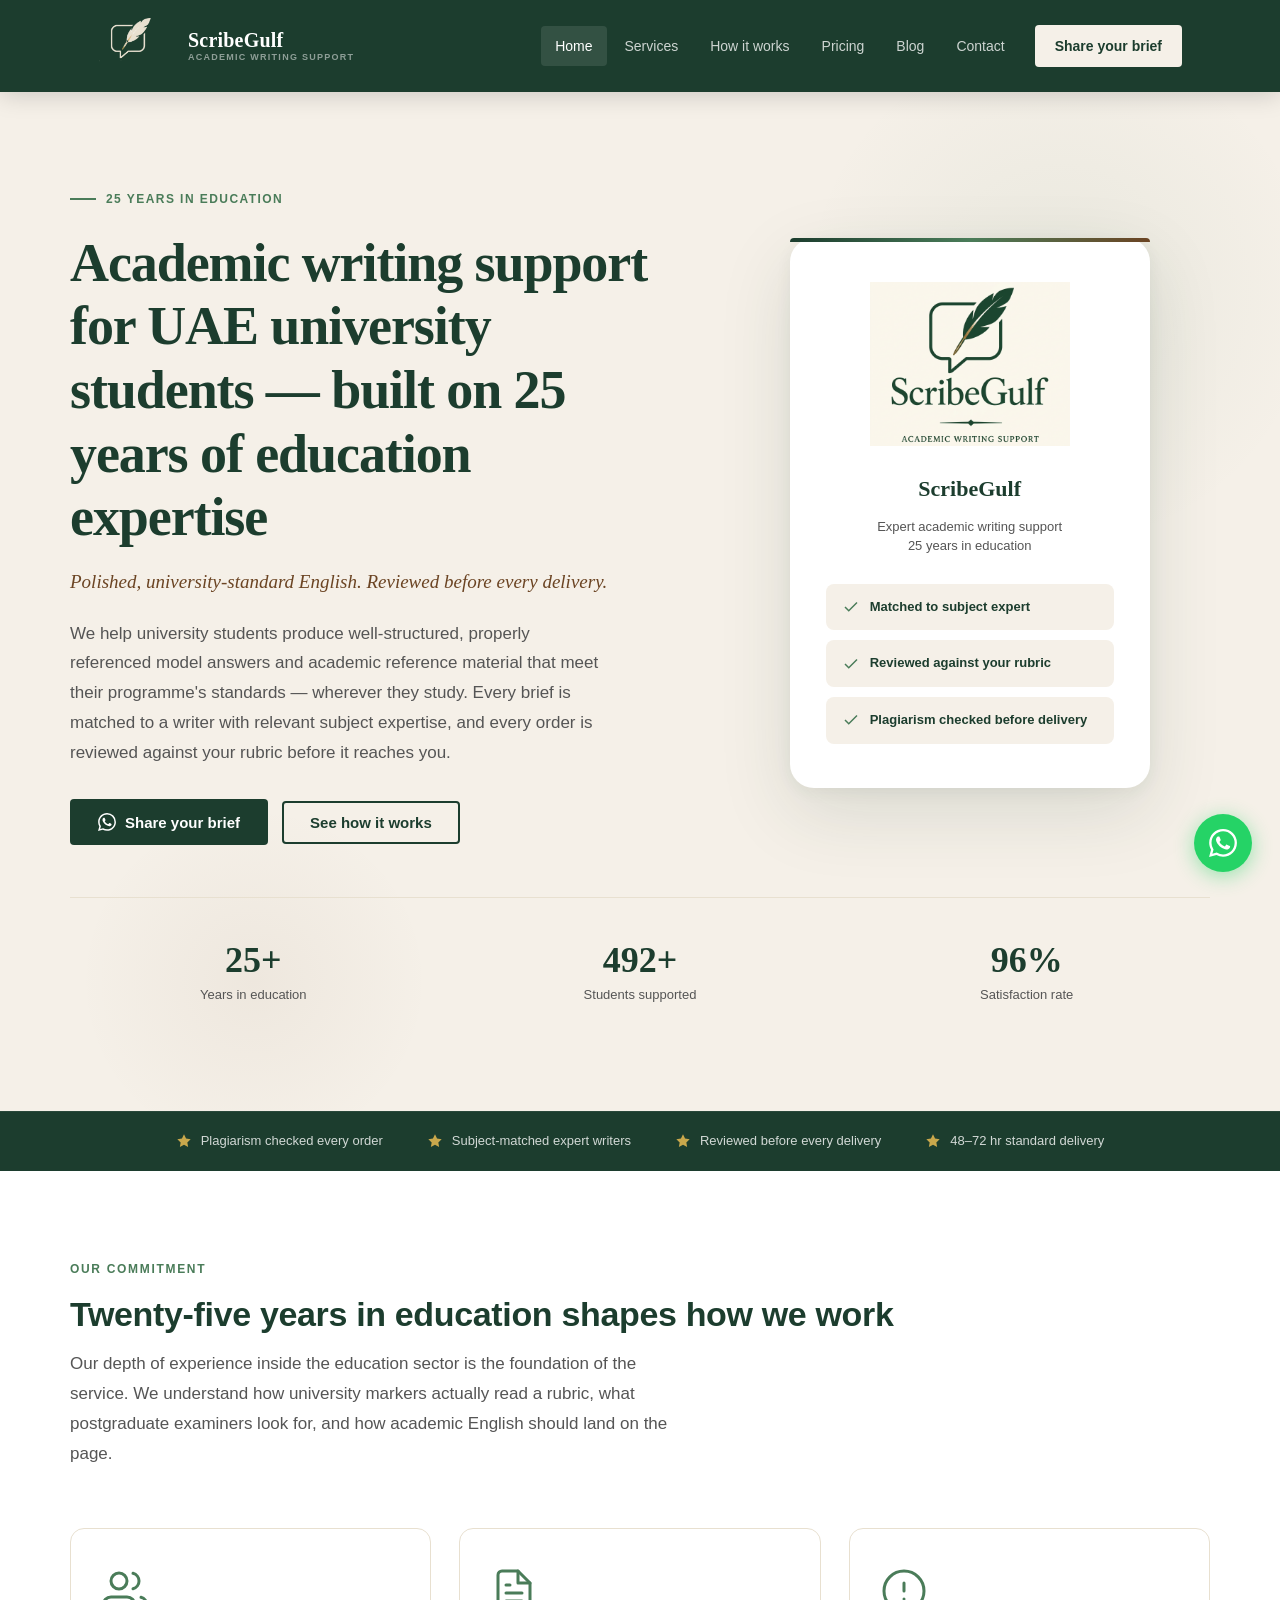
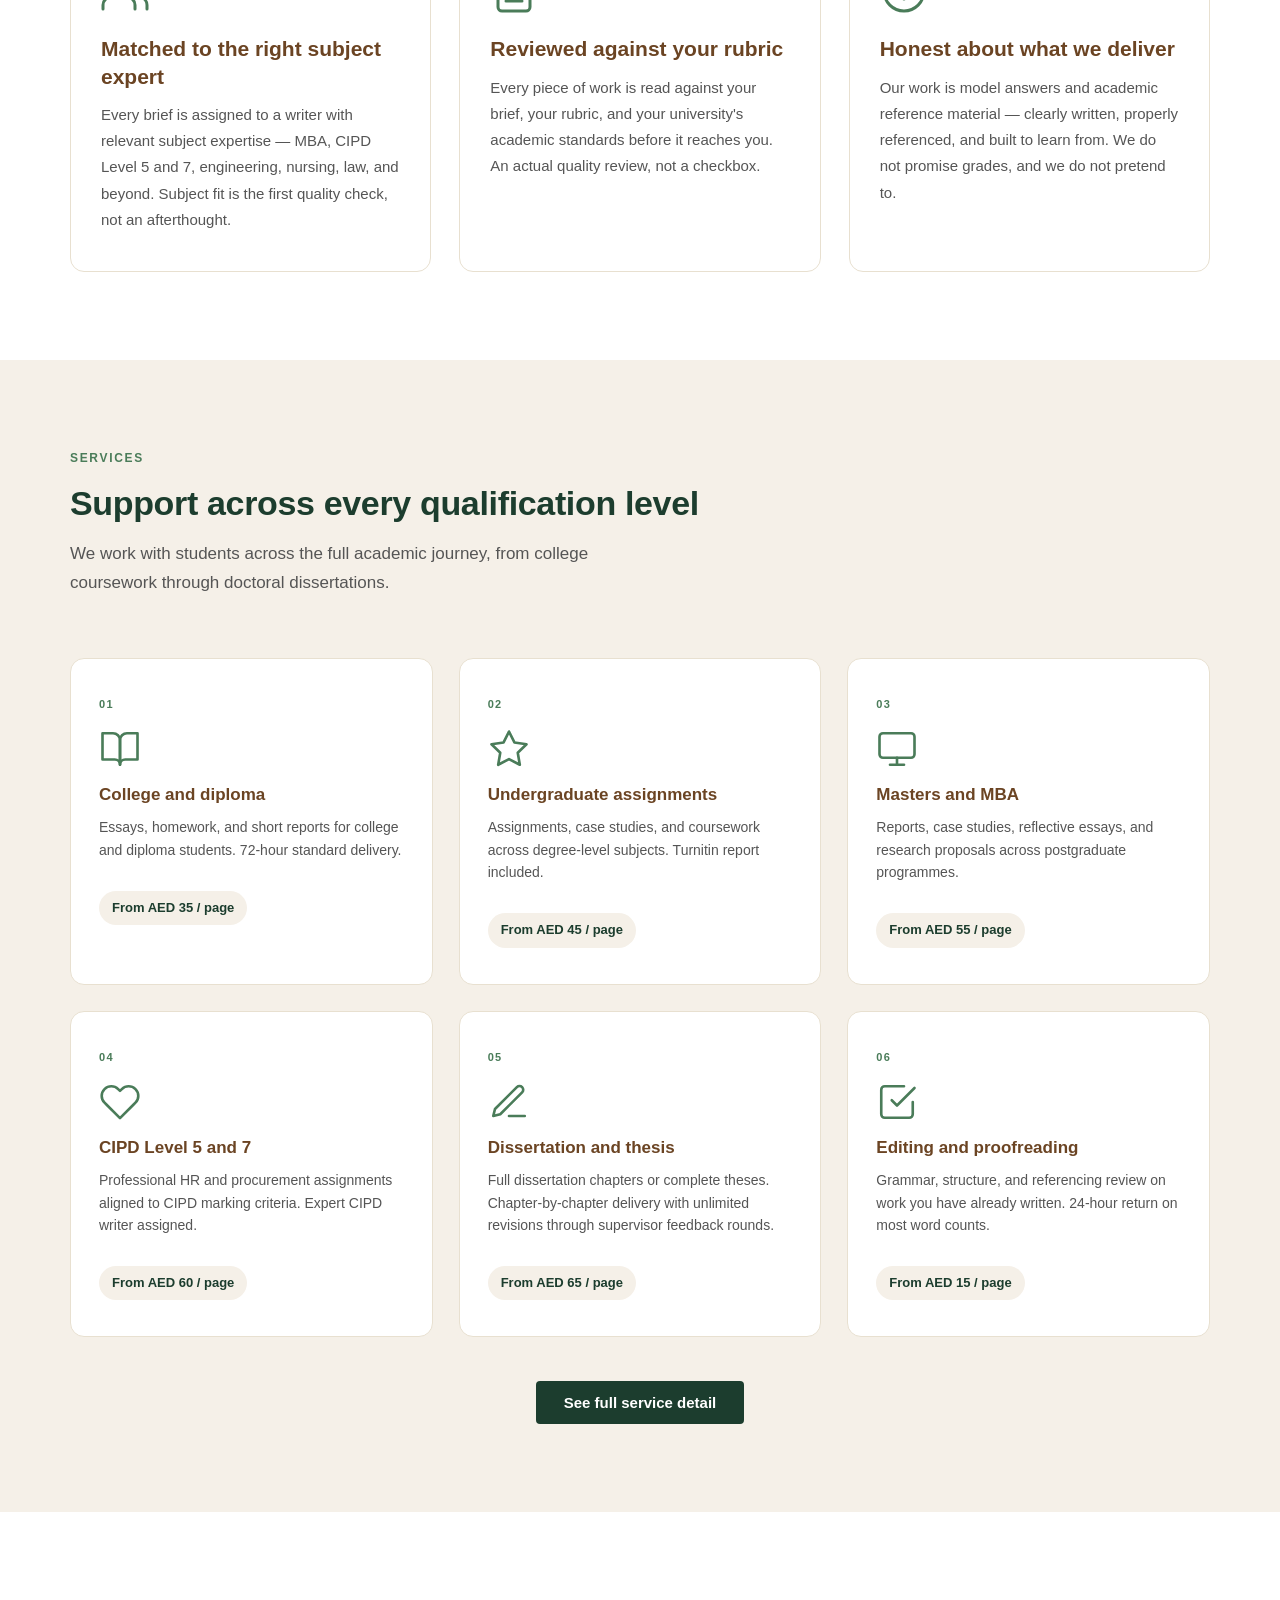
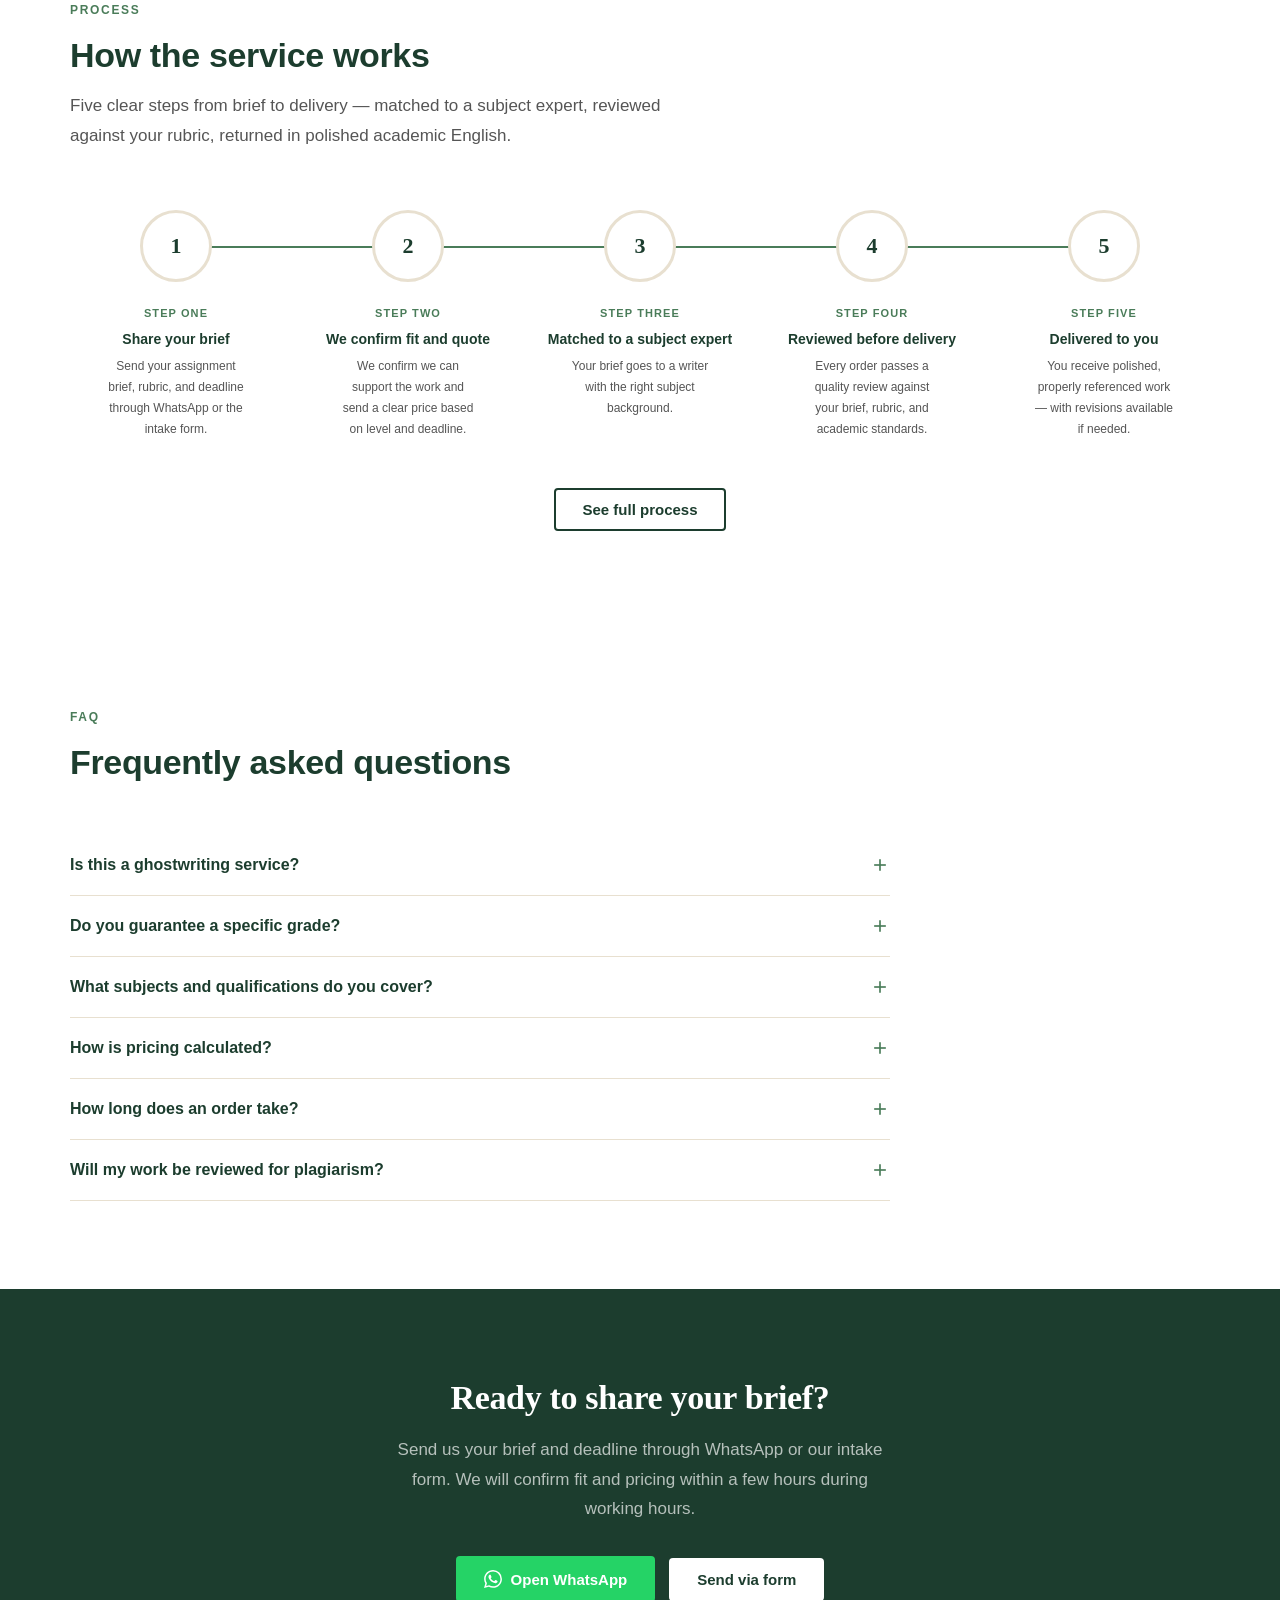
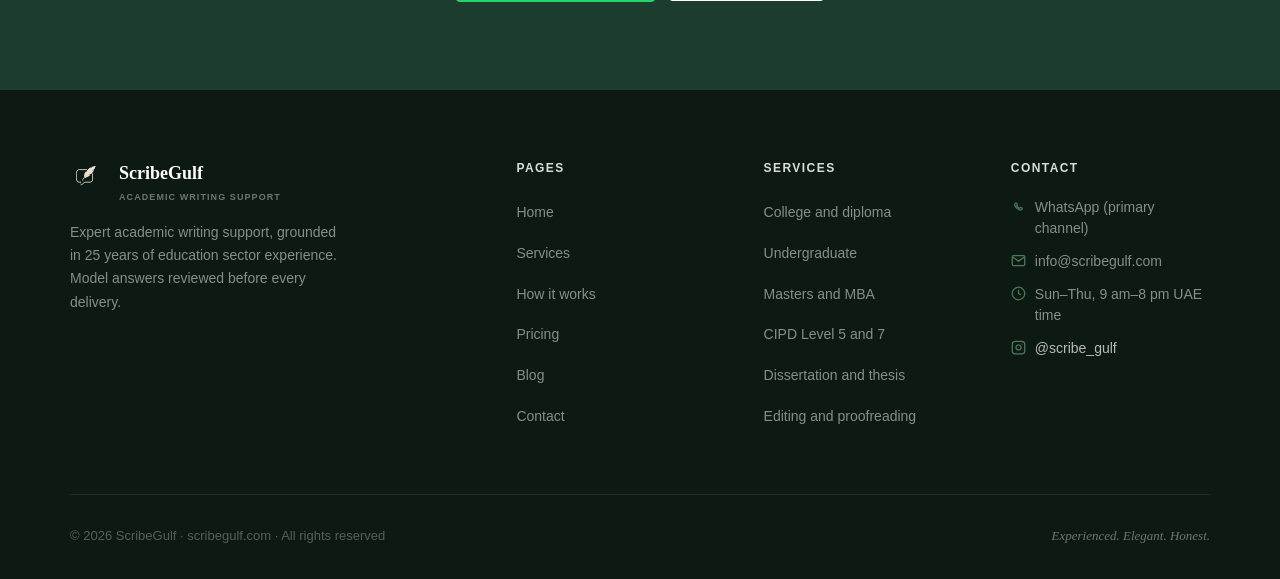
<file: index.html>
<!DOCTYPE html>
<html lang="en">
<head>
  <meta charset="UTF-8">
  <meta name="viewport" content="width=device-width, initial-scale=1.0">
  <meta name="google-site-verification" content="EeA-iT8VjYXAGGg0yRz0T-tL8fP_zNefTfSF17xezn0" />
  <meta name="robots" content="index, follow">
  <title>Expert Academic Writing Support UAE — ScribeGulf</title>
  <meta name="description" content="Expert academic writing support for UAE university students. Model answers from AED 35/page, reviewed before delivery. Share your brief today.">
  <meta name="keywords" content="academic writing support, model answers for university, university assignment help, dissertation support">
  <link rel="canonical" href="https://scribegulf.com/">
  <!-- Favicon -->
  <link rel="icon" type="image/png" href="Shield.png">
  <link rel="stylesheet" href="style.css">

  <meta property="og:type" content="website">
  <meta property="og:site_name" content="ScribeGulf">
  <meta property="og:title" content="Expert Academic Writing Support UAE — ScribeGulf">
  <meta property="og:description" content="Model answers and academic reference material for UAE university students. From AED 35/page, reviewed before delivery. 25 years of education expertise.">
  <meta property="og:url" content="https://scribegulf.com/">
  <meta property="og:image" content="https://scribegulf.com/Logo.png">
  <meta property="og:locale" content="en_AE">
  <meta name="twitter:card" content="summary_large_image">
  <meta name="twitter:title" content="Expert Academic Writing Support UAE — ScribeGulf">
  <meta name="twitter:description" content="Model answers and academic reference material for UAE university students. From AED 35/page, reviewed before delivery.">
  <meta name="twitter:image" content="https://scribegulf.com/Logo.png">

<script type="application/ld+json">
{
  "@context": "https://schema.org",
  "@graph": [
    {
      "@type": "Organization",
      "@id": "https://scribegulf.com/#organization",
      "name": "ScribeGulf",
      "url": "https://scribegulf.com",
      "logo": {
        "@type": "ImageObject",
        "url": "https://scribegulf.com/Logo.png",
        "width": 400,
        "height": 400
      },
      "description": "Academic writing support service for UAE university students. Expert model answers and reference material across undergraduate, MBA, CIPD Level 5 and 7, and dissertation level. 25 years of education sector experience.",
      "areaServed": {
        "@type": "Country",
        "name": "United Arab Emirates"
      },
      "knowsLanguage": "English",
      "contactPoint": {
        "@type": "ContactPoint",
        "contactType": "customer service",
        "email": "info@scribegulf.com",
        "availableLanguage": "English",
        "hoursAvailable": {
          "@type": "OpeningHoursSpecification",
          "dayOfWeek": ["Sunday","Monday","Tuesday","Wednesday","Thursday"],
          "opens": "09:00",
          "closes": "20:00"
        }
      },
      "sameAs": ["https://www.instagram.com/scribe_gulf"]
    },
    {
      "@type": "WebSite",
      "@id": "https://scribegulf.com/#website",
      "url": "https://scribegulf.com",
      "name": "ScribeGulf",
      "publisher": { "@id": "https://scribegulf.com/#organization" }
    },
    {
      "@type": "FAQPage",
      "mainEntity": [
        {
          "@type": "Question",
          "name": "Is this a ghostwriting service?",
          "acceptedAnswer": { "@type": "Answer", "text": "No. Our work is model answers and academic reference material — written to your brief, referenced properly, and intended to support your own learning and writing." }
        },
        {
          "@type": "Question",
          "name": "Do you guarantee a specific grade?",
          "acceptedAnswer": { "@type": "Answer", "text": "We do not. Grade outcomes depend on factors outside any service's control. What we deliver is carefully written reference material reviewed against your rubric." }
        },
        {
          "@type": "Question",
          "name": "What subjects and qualifications do you cover?",
          "acceptedAnswer": { "@type": "Answer", "text": "We support college, undergraduate, Masters, MBA, CIPD Level 5 and 7, and doctoral dissertation work across business, IT, engineering, nursing, law, and most academic disciplines." }
        },
        {
          "@type": "Question",
          "name": "How is pricing calculated?",
          "acceptedAnswer": { "@type": "Answer", "text": "Pricing is based on qualification level and deadline. Standard rates start at AED 35 per page. One page equals 250 to 275 words." }
        },
        {
          "@type": "Question",
          "name": "How long does an order take?",
          "acceptedAnswer": { "@type": "Answer", "text": "Standard delivery is 48 to 72 hours depending on level. We also support 24-hour urgent delivery for an additional fee." }
        },
        {
          "@type": "Question",
          "name": "Will my work be reviewed for plagiarism?",
          "acceptedAnswer": { "@type": "Answer", "text": "Yes. Every order passes plagiarism and academic-English checks before delivery. We target below 5% similarity on Copyscape." }
        }
      ]
    }
  ]
}
</script>
</head>
<body>

<!-- ═══ NAVIGATION ═══════════════════════════════════════ -->
<nav class="nav">
  <div class="nav__inner">
    <a href="index.html" class="nav__logo" aria-label="ScribeGulf home">
      <!-- Logo icon: speech bubble + feather quill -->
      <img src="Shield-nav.png" class="nav__logo-icon" alt="" aria-hidden="true" width="78" height="78">
      <div class="nav__logo-wordmark">
        <span class="nav__logo-name">ScribeGulf</span>
        <span class="nav__logo-sub">Academic Writing Support</span>
      </div>
    </a>
    <div class="nav__menu">
      <a href="index.html"         class="nav__link" data-page="index.html">Home</a>
      <a href="services.html"      class="nav__link" data-page="services.html">Services</a>
      <a href="how-it-works.html"  class="nav__link" data-page="how-it-works.html">How it works</a>
      <a href="pricing.html"       class="nav__link" data-page="pricing.html">Pricing</a>
      <a href="blog.html"          class="nav__link" data-page="blog.html">Blog</a>
      <a href="contact.html"       class="nav__link" data-page="contact.html">Contact</a>
      <a href="contact.html#brief-form" class="nav__cta">Share your brief</a>
    </div>
    <button class="nav__hamburger" aria-label="Open menu" aria-expanded="false">
      <span></span><span></span><span></span>
    </button>
  </div>
  <div class="nav__mobile">
    <a href="index.html"        class="nav__link" data-page="index.html">Home</a>
    <a href="services.html"     class="nav__link" data-page="services.html">Services</a>
    <a href="how-it-works.html" class="nav__link" data-page="how-it-works.html">How it works</a>
    <a href="pricing.html"      class="nav__link" data-page="pricing.html">Pricing</a>
    <a href="blog.html"         class="nav__link" data-page="blog.html">Blog</a>
    <a href="contact.html"      class="nav__link" data-page="contact.html">Contact</a>
    <a href="contact.html#brief-form" class="nav__cta btn btn--whatsapp">Share your brief</a>
  </div>
</nav>

<!-- ═══ HERO ══════════════════════════════════════════════ -->
<section class="hero">
  <div class="hero__blob1"></div>
  <div class="hero__blob2"></div>
  <div class="hero__inner">
    <div class="hero__content">
      <span class="hero__eyebrow">25 years in education</span>
      <h1>Academic writing support for UAE university students — built on 25 years of education expertise</h1>
      <p class="hero__sub">Polished, university-standard English. Reviewed before every delivery.</p>
      <p class="hero__body">We help university students produce well-structured, properly referenced model answers and academic reference material that meet their programme's standards — wherever they study. Every brief is matched to a writer with relevant subject expertise, and every order is reviewed against your rubric before it reaches you.</p>
      <div class="btn-group">
        <a href="contact.html#brief-form" class="btn btn--primary">
          <svg viewBox="0 0 24 24" fill="currentColor" xmlns="http://www.w3.org/2000/svg"><path d="M17.472 14.382c-.297-.149-1.758-.867-2.03-.967-.273-.099-.471-.148-.67.15-.197.297-.767.966-.94 1.164-.173.199-.347.223-.644.075-.297-.15-1.255-.463-2.39-1.475-.883-.788-1.48-1.761-1.653-2.059-.173-.297-.018-.458.13-.606.134-.133.298-.347.446-.52.149-.174.198-.298.298-.497.099-.198.05-.371-.025-.52-.075-.149-.669-1.612-.916-2.207-.242-.579-.487-.5-.669-.51-.173-.008-.371-.01-.57-.01-.198 0-.52.074-.792.372-.272.297-1.04 1.016-1.04 2.479 0 1.462 1.065 2.875 1.213 3.074.149.198 2.096 3.2 5.077 4.487.709.306 1.262.489 1.694.625.712.227 1.36.195 1.871.118.571-.085 1.758-.719 2.006-1.413.248-.694.248-1.289.173-1.413-.074-.124-.272-.198-.57-.347m-5.421 7.403h-.004a9.87 9.87 0 01-5.031-1.378l-.361-.214-3.741.982.998-3.648-.235-.374a9.86 9.86 0 01-1.51-5.26c.001-5.45 4.436-9.884 9.888-9.884 2.64 0 5.122 1.03 6.988 2.898a9.825 9.825 0 012.893 6.994c-.003 5.45-4.437 9.884-9.885 9.884m8.413-18.297A11.815 11.815 0 0012.05 0C5.495 0 .16 5.335.157 11.892c0 2.096.547 4.142 1.588 5.945L.057 24l6.305-1.654a11.882 11.882 0 005.683 1.448h.005c6.554 0 11.89-5.335 11.893-11.893a11.821 11.821 0 00-3.48-8.413z"/></svg>
          Share your brief
        </a>
        <a href="how-it-works.html" class="btn btn--outline">See how it works</a>
      </div>
    </div>
    <div class="hero__visual" aria-hidden="true">
      <div class="hero__card">
        <img src="Logo.png" class="hero__logo-large" alt="ScribeGulf">
        <div class="hero__card-title">ScribeGulf</div>
        <div class="hero__card-sub">Expert academic writing support<br>25 years in education</div>
        <div class="hero__card-badges">
          <div class="hero__badge-item">
            <svg viewBox="0 0 24 24" fill="none" stroke="currentColor" stroke-width="2"><polyline points="20 6 9 17 4 12"></polyline></svg>
            <span>Matched to subject expert</span>
          </div>
          <div class="hero__badge-item">
            <svg viewBox="0 0 24 24" fill="none" stroke="currentColor" stroke-width="2"><polyline points="20 6 9 17 4 12"></polyline></svg>
            <span>Reviewed against your rubric</span>
          </div>
          <div class="hero__badge-item">
            <svg viewBox="0 0 24 24" fill="none" stroke="currentColor" stroke-width="2"><polyline points="20 6 9 17 4 12"></polyline></svg>
            <span>Plagiarism checked before delivery</span>
          </div>
        </div>
      </div>
    </div>
  </div>
  <div class="hero__stats">
    <div class="stat reveal d1">
      <span class="stat__number" data-target="25" data-suffix="+">25+</span>
      <div class="stat__label">Years in education</div>
    </div>
    <div class="stat reveal d2">
      <span class="stat__number" data-target="500" data-suffix="+">500+</span>
      <div class="stat__label">Students supported</div>
    </div>
    <div class="stat reveal d3">
      <span class="stat__number" data-target="98" data-suffix="%">98%</span>
      <div class="stat__label">Satisfaction rate</div>
    </div>
  </div>
</section>

<!-- ═══ TRUST BAR ════════════════════════════════════════ -->
<div class="trust-bar">
  <div class="trust-bar__inner">
    <div class="trust-item">
      <svg viewBox="0 0 24 24" fill="currentColor" xmlns="http://www.w3.org/2000/svg"><path d="M12 2l3.09 6.26L22 9.27l-5 4.87 1.18 6.88L12 17.77l-6.18 3.25L7 14.14 2 9.27l6.91-1.01L12 2z"/></svg>
      Plagiarism checked every order
    </div>
    <div class="trust-item">
      <svg viewBox="0 0 24 24" fill="currentColor" xmlns="http://www.w3.org/2000/svg"><path d="M12 2l3.09 6.26L22 9.27l-5 4.87 1.18 6.88L12 17.77l-6.18 3.25L7 14.14 2 9.27l6.91-1.01L12 2z"/></svg>
      Subject-matched expert writers
    </div>
    <div class="trust-item">
      <svg viewBox="0 0 24 24" fill="currentColor" xmlns="http://www.w3.org/2000/svg"><path d="M12 2l3.09 6.26L22 9.27l-5 4.87 1.18 6.88L12 17.77l-6.18 3.25L7 14.14 2 9.27l6.91-1.01L12 2z"/></svg>
      Reviewed before every delivery
    </div>
    <div class="trust-item">
      <svg viewBox="0 0 24 24" fill="currentColor" xmlns="http://www.w3.org/2000/svg"><path d="M12 2l3.09 6.26L22 9.27l-5 4.87 1.18 6.88L12 17.77l-6.18 3.25L7 14.14 2 9.27l6.91-1.01L12 2z"/></svg>
      48–72 hr standard delivery
    </div>
  </div>
</div>

<!-- ═══ THREE PILLARS ════════════════════════════════════ -->
<section class="section--white" style="padding: 88px 28px;">
  <div style="max-width:1140px; margin:0 auto;">
    <div class="section-header reveal">
      <span class="section-label">Our commitment</span>
      <h2>Twenty-five years in education shapes how we work</h2>
      <p class="section-intro">Our depth of experience inside the education sector is the foundation of the service. We understand how university markers actually read a rubric, what postgraduate examiners look for, and how academic English should land on the page.</p>
    </div>
    <div class="pillars-grid">
      <div class="pillar reveal d1">
        <svg class="pillar__icon" viewBox="0 0 24 24" fill="none" stroke="currentColor" stroke-width="1.5" stroke-linecap="round" stroke-linejoin="round">
          <path d="M17 21v-2a4 4 0 0 0-4-4H5a4 4 0 0 0-4 4v2"></path><circle cx="9" cy="7" r="4"></circle><path d="M23 21v-2a4 4 0 0 0-3-3.87"></path><path d="M16 3.13a4 4 0 0 1 0 7.75"></path>
        </svg>
        <h3>Matched to the right subject expert</h3>
        <p>Every brief is assigned to a writer with relevant subject expertise — MBA, CIPD Level 5 and 7, engineering, nursing, law, and beyond. Subject fit is the first quality check, not an afterthought.</p>
      </div>
      <div class="pillar reveal d2">
        <svg class="pillar__icon" viewBox="0 0 24 24" fill="none" stroke="currentColor" stroke-width="1.5" stroke-linecap="round" stroke-linejoin="round">
          <path d="M14 2H6a2 2 0 0 0-2 2v16a2 2 0 0 0 2 2h12a2 2 0 0 0 2-2V8z"></path><polyline points="14 2 14 8 20 8"></polyline><line x1="16" y1="13" x2="8" y2="13"></line><line x1="16" y1="17" x2="8" y2="17"></line><polyline points="10 9 9 9 8 9"></polyline>
        </svg>
        <h3>Reviewed against your rubric</h3>
        <p>Every piece of work is read against your brief, your rubric, and your university's academic standards before it reaches you. An actual quality review, not a checkbox.</p>
      </div>
      <div class="pillar reveal d3">
        <svg class="pillar__icon" viewBox="0 0 24 24" fill="none" stroke="currentColor" stroke-width="1.5" stroke-linecap="round" stroke-linejoin="round">
          <circle cx="12" cy="12" r="10"></circle><line x1="12" y1="8" x2="12" y2="12"></line><line x1="12" y1="16" x2="12.01" y2="16"></line>
        </svg>
        <h3>Honest about what we deliver</h3>
        <p>Our work is model answers and academic reference material — clearly written, properly referenced, and built to learn from. We do not promise grades, and we do not pretend to.</p>
      </div>
    </div>
  </div>
</section>

<!-- ═══ QUALIFICATION LEVELS ═════════════════════════════ -->
<section class="section--parchment" style="padding: 88px 28px;">
  <div style="max-width:1140px; margin:0 auto;">
    <div class="section-header reveal">
      <span class="section-label">Services</span>
      <h2>Support across every qualification level</h2>
      <p class="section-intro">We work with students across the full academic journey, from college coursework through doctoral dissertations.</p>
    </div>
    <div class="services-grid">
      <div class="service-card reveal d1">
        <div class="service-card__num">01</div>
        <svg class="service-card__icon" viewBox="0 0 24 24" fill="none" stroke="currentColor" stroke-width="1.5" stroke-linecap="round" stroke-linejoin="round">
          <path d="M2 3h6a4 4 0 0 1 4 4v14a3 3 0 0 0-3-3H2z"></path><path d="M22 3h-6a4 4 0 0 0-4 4v14a3 3 0 0 1 3-3h7z"></path>
        </svg>
        <h3>College and diploma</h3>
        <p>Essays, homework, and short reports for college and diploma students. 72-hour standard delivery.</p>
        <div class="service-card__rate">From AED 35 / page</div>
      </div>
      <div class="service-card reveal d2">
        <div class="service-card__num">02</div>
        <svg class="service-card__icon" viewBox="0 0 24 24" fill="none" stroke="currentColor" stroke-width="1.5" stroke-linecap="round" stroke-linejoin="round">
          <polygon points="12 2 15.09 8.26 22 9.27 17 14.14 18.18 21.02 12 17.77 5.82 21.02 7 14.14 2 9.27 8.91 8.26 12 2"></polygon>
        </svg>
        <h3>Undergraduate assignments</h3>
        <p>Assignments, case studies, and coursework across degree-level subjects. Turnitin report included.</p>
        <div class="service-card__rate">From AED 45 / page</div>
      </div>
      <div class="service-card reveal d3">
        <div class="service-card__num">03</div>
        <svg class="service-card__icon" viewBox="0 0 24 24" fill="none" stroke="currentColor" stroke-width="1.5" stroke-linecap="round" stroke-linejoin="round">
          <rect x="2" y="3" width="20" height="14" rx="2" ry="2"></rect><line x1="8" y1="21" x2="16" y2="21"></line><line x1="12" y1="17" x2="12" y2="21"></line>
        </svg>
        <h3>Masters and MBA</h3>
        <p>Reports, case studies, reflective essays, and research proposals across postgraduate programmes.</p>
        <div class="service-card__rate">From AED 55 / page</div>
      </div>
      <div class="service-card reveal d4">
        <div class="service-card__num">04</div>
        <svg class="service-card__icon" viewBox="0 0 24 24" fill="none" stroke="currentColor" stroke-width="1.5" stroke-linecap="round" stroke-linejoin="round">
          <path d="M20.84 4.61a5.5 5.5 0 0 0-7.78 0L12 5.67l-1.06-1.06a5.5 5.5 0 0 0-7.78 7.78l1.06 1.06L12 21.23l7.78-7.78 1.06-1.06a5.5 5.5 0 0 0 0-7.78z"></path>
        </svg>
        <h3>CIPD Level 5 and 7</h3>
        <p>Professional HR and procurement assignments aligned to CIPD marking criteria. Expert CIPD writer assigned.</p>
        <div class="service-card__rate">From AED 60 / page</div>
      </div>
      <div class="service-card reveal d5">
        <div class="service-card__num">05</div>
        <svg class="service-card__icon" viewBox="0 0 24 24" fill="none" stroke="currentColor" stroke-width="1.5" stroke-linecap="round" stroke-linejoin="round">
          <path d="M12 20h9"></path><path d="M16.5 3.5a2.121 2.121 0 0 1 3 3L7 19l-4 1 1-4L16.5 3.5z"></path>
        </svg>
        <h3>Dissertation and thesis</h3>
        <p>Full dissertation chapters or complete theses. Chapter-by-chapter delivery with unlimited revisions through supervisor feedback rounds.</p>
        <div class="service-card__rate">From AED 65 / page</div>
      </div>
      <div class="service-card reveal d6">
        <div class="service-card__num">06</div>
        <svg class="service-card__icon" viewBox="0 0 24 24" fill="none" stroke="currentColor" stroke-width="1.5" stroke-linecap="round" stroke-linejoin="round">
          <polyline points="9 11 12 14 22 4"></polyline><path d="M21 12v7a2 2 0 0 1-2 2H5a2 2 0 0 1-2-2V5a2 2 0 0 1 2-2h11"></path>
        </svg>
        <h3>Editing and proofreading</h3>
        <p>Grammar, structure, and referencing review on work you have already written. 24-hour return on most word counts.</p>
        <div class="service-card__rate">From AED 15 / page</div>
      </div>
    </div>
    <div style="text-align:center; margin-top:44px;" class="reveal">
      <a href="services.html" class="btn btn--primary">See full service detail</a>
    </div>
  </div>
</section>

<!-- ═══ HOW IT WORKS (PREVIEW) ═══════════════════════════ -->
<section class="section--white process-section">
  <div style="max-width:1140px; margin:0 auto;">
    <div class="section-header reveal">
      <span class="section-label">Process</span>
      <h2>How the service works</h2>
      <p class="section-intro">Five clear steps from brief to delivery — matched to a subject expert, reviewed against your rubric, returned in polished academic English.</p>
    </div>
    <div class="steps-wrap">
      <div class="steps-track"></div>
      <div class="steps-grid">
        <div class="step reveal d1">
          <div class="step__num">1</div>
          <div class="step__label">Step one</div>
          <h3>Share your brief</h3>
          <p>Send your assignment brief, rubric, and deadline through WhatsApp or the intake form.</p>
        </div>
        <div class="step reveal d2">
          <div class="step__num">2</div>
          <div class="step__label">Step two</div>
          <h3>We confirm fit and quote</h3>
          <p>We confirm we can support the work and send a clear price based on level and deadline.</p>
        </div>
        <div class="step reveal d3">
          <div class="step__num">3</div>
          <div class="step__label">Step three</div>
          <h3>Matched to a subject expert</h3>
          <p>Your brief goes to a writer with the right subject background.</p>
        </div>
        <div class="step reveal d4">
          <div class="step__num">4</div>
          <div class="step__label">Step four</div>
          <h3>Reviewed before delivery</h3>
          <p>Every order passes a quality review against your brief, rubric, and academic standards.</p>
        </div>
        <div class="step reveal d5">
          <div class="step__num">5</div>
          <div class="step__label">Step five</div>
          <h3>Delivered to you</h3>
          <p>You receive polished, properly referenced work — with revisions available if needed.</p>
        </div>
      </div>
    </div>
    <div style="text-align:center; margin-top:48px;" class="reveal">
      <a href="how-it-works.html" class="btn btn--outline">See full process</a>
    </div>
  </div>
</section>


<!-- ═══ FAQ ═══════════════════════════════════════════════ -->
<section class="section--white" style="padding: 88px 28px;">
  <div style="max-width:1140px; margin:0 auto;">
    <div class="section-header reveal">
      <span class="section-label">FAQ</span>
      <h2>Frequently asked questions</h2>
    </div>
    <div class="faq-wrap reveal">
      <div class="faq-item">
        <button class="faq-q">Is this a ghostwriting service?
          <svg viewBox="0 0 24 24" fill="none" stroke="currentColor" stroke-width="2"><line x1="12" y1="5" x2="12" y2="19"></line><line x1="5" y1="12" x2="19" y2="12"></line></svg>
        </button>
        <div class="faq-a"><p>No. Our work is model answers and academic reference material — written to your brief, referenced properly, and intended to support your own learning and writing. We are clear about what we deliver, and we do not pretend otherwise.</p></div>
      </div>
      <div class="faq-item">
        <button class="faq-q">Do you guarantee a specific grade?
          <svg viewBox="0 0 24 24" fill="none" stroke="currentColor" stroke-width="2"><line x1="12" y1="5" x2="12" y2="19"></line><line x1="5" y1="12" x2="19" y2="12"></line></svg>
        </button>
        <div class="faq-a"><p>We do not. Grade outcomes depend on factors outside any service's control. What we deliver is carefully written reference material reviewed against your rubric.</p></div>
      </div>
      <div class="faq-item">
        <button class="faq-q">What subjects and qualifications do you cover?
          <svg viewBox="0 0 24 24" fill="none" stroke="currentColor" stroke-width="2"><line x1="12" y1="5" x2="12" y2="19"></line><line x1="5" y1="12" x2="19" y2="12"></line></svg>
        </button>
        <div class="faq-a"><p>We support college, undergraduate, Masters, MBA, CIPD Level 5 and 7, and doctoral dissertation work across business, IT, engineering, nursing, law, and most academic disciplines.</p></div>
      </div>
      <div class="faq-item">
        <button class="faq-q">How is pricing calculated?
          <svg viewBox="0 0 24 24" fill="none" stroke="currentColor" stroke-width="2"><line x1="12" y1="5" x2="12" y2="19"></line><line x1="5" y1="12" x2="19" y2="12"></line></svg>
        </button>
        <div class="faq-a"><p>Pricing is based on qualification level and deadline. Standard rates start at AED 35 per page; full pricing is published on our <a href="pricing.html" style="color:var(--sage);font-weight:600;">pricing page</a>.</p></div>
      </div>
      <div class="faq-item">
        <button class="faq-q">How long does an order take?
          <svg viewBox="0 0 24 24" fill="none" stroke="currentColor" stroke-width="2"><line x1="12" y1="5" x2="12" y2="19"></line><line x1="5" y1="12" x2="19" y2="12"></line></svg>
        </button>
        <div class="faq-a"><p>Standard delivery is 48 to 72 hours depending on level. We also support 24-hour urgent delivery for an additional fee.</p></div>
      </div>
      <div class="faq-item">
        <button class="faq-q">Will my work be reviewed for plagiarism?
          <svg viewBox="0 0 24 24" fill="none" stroke="currentColor" stroke-width="2"><line x1="12" y1="5" x2="12" y2="19"></line><line x1="5" y1="12" x2="19" y2="12"></line></svg>
        </button>
        <div class="faq-a"><p>Yes. Every order passes plagiarism and academic-English checks before delivery. We target below 5% similarity on Copyscape.</p></div>
      </div>
    </div>
  </div>
</section>

<!-- ═══ BOTTOM CTA ════════════════════════════════════════ -->
<section class="cta-section">
  <div class="cta-section__inner reveal">
    <h2>Ready to share your brief?</h2>
    <p>Send us your brief and deadline through WhatsApp or our intake form. We will confirm fit and pricing within a few hours during working hours.</p>
    <div class="btn-group" style="justify-content:center;">
      <a href="https://wa.me/12368696643?text=Hi%20ScribeGulf%2C%20I%27d%20like%20to%20share%20my%20brief." target="_blank" rel="noopener" class="btn btn--whatsapp">
        <svg viewBox="0 0 24 24" fill="currentColor"><path d="M17.472 14.382c-.297-.149-1.758-.867-2.03-.967-.273-.099-.471-.148-.67.15-.197.297-.767.966-.94 1.164-.173.199-.347.223-.644.075-.297-.15-1.255-.463-2.39-1.475-.883-.788-1.48-1.761-1.653-2.059-.173-.297-.018-.458.13-.606.134-.133.298-.347.446-.52.149-.174.198-.298.298-.497.099-.198.05-.371-.025-.52-.075-.149-.669-1.612-.916-2.207-.242-.579-.487-.5-.669-.51-.173-.008-.371-.01-.57-.01-.198 0-.52.074-.792.372-.272.297-1.04 1.016-1.04 2.479 0 1.462 1.065 2.875 1.213 3.074.149.198 2.096 3.2 5.077 4.487.709.306 1.262.489 1.694.625.712.227 1.36.195 1.871.118.571-.085 1.758-.719 2.006-1.413.248-.694.248-1.289.173-1.413-.074-.124-.272-.198-.57-.347m-5.421 7.403h-.004a9.87 9.87 0 01-5.031-1.378l-.361-.214-3.741.982.998-3.648-.235-.374a9.86 9.86 0 01-1.51-5.26c.001-5.45 4.436-9.884 9.888-9.884 2.64 0 5.122 1.03 6.988 2.898a9.825 9.825 0 012.893 6.994c-.003 5.45-4.437 9.884-9.885 9.884m8.413-18.297A11.815 11.815 0 0012.05 0C5.495 0 .16 5.335.157 11.892c0 2.096.547 4.142 1.588 5.945L.057 24l6.305-1.654a11.882 11.882 0 005.683 1.448h.005c6.554 0 11.89-5.335 11.893-11.893a11.821 11.821 0 00-3.48-8.413z"/></svg>
        Open WhatsApp
      </a>
      <a href="contact.html" class="btn btn--white">Send via form</a>
    </div>
  </div>
</section>

<!-- ═══ FOOTER ════════════════════════════════════════════ -->
<footer class="footer">
  <div class="footer__top">
    <div>
      <div class="footer__logo-wrap">
        <img src="Shield-nav.png" class="footer__logo-icon" alt="" aria-hidden="true">
        <div>
          <div class="footer__logo-name">ScribeGulf</div>
          <span class="footer__logo-sub">Academic Writing Support</span>
        </div>
      </div>
      <p class="footer__brand-desc">Expert academic writing support, grounded in 25 years of education sector experience. Model answers reviewed before every delivery.</p>
    </div>
    <div>
      <div class="footer__col-title">Pages</div>
      <ul class="footer__links">
        <li><a href="index.html">Home</a></li>
        <li><a href="services.html">Services</a></li>
        <li><a href="how-it-works.html">How it works</a></li>
        <li><a href="pricing.html">Pricing</a></li>
        <li><a href="blog.html">Blog</a></li>
        <li><a href="contact.html">Contact</a></li>
      </ul>
    </div>
    <div>
      <div class="footer__col-title">Services</div>
      <ul class="footer__links">
        <li><a href="services.html">College and diploma</a></li>
        <li><a href="services.html">Undergraduate</a></li>
        <li><a href="services.html">Masters and MBA</a></li>
        <li><a href="services.html">CIPD Level 5 and 7</a></li>
        <li><a href="services.html">Dissertation and thesis</a></li>
        <li><a href="services.html">Editing and proofreading</a></li>
      </ul>
    </div>
    <div>
      <div class="footer__col-title">Contact</div>
      <div class="footer__contact-item">
        <svg class="footer__contact-icon" viewBox="0 0 24 24" fill="none" stroke="currentColor" stroke-width="2"><path d="M17.472 14.382c-.297-.149-1.758-.867-2.03-.967-.273-.099-.471-.148-.67.15-.197.297-.767.966-.94 1.164-.173.199-.347.223-.644.075-.297-.15-1.255-.463-2.39-1.475-.883-.788-1.48-1.761-1.653-2.059-.173-.297-.018-.458.13-.606.134-.133.298-.347.446-.52.149-.174.198-.298.298-.497.099-.198.05-.371-.025-.52-.075-.149-.669-1.612-.916-2.207-.242-.579-.487-.5-.669-.51-.173-.008-.371-.01-.57-.01-.198 0-.52.074-.792.372-.272.297-1.04 1.016-1.04 2.479 0 1.462 1.065 2.875 1.213 3.074.149.198 2.096 3.2 5.077 4.487.709.306 1.262.489 1.694.625.712.227 1.36.195 1.871.118.571-.085 1.758-.719 2.006-1.413.248-.694.248-1.289.173-1.413-.074-.124-.272-.198-.57-.347"/></svg>
        WhatsApp (primary channel)
      </div>
      <div class="footer__contact-item">
        <svg class="footer__contact-icon" viewBox="0 0 24 24" fill="none" stroke="currentColor" stroke-width="2"><path d="M4 4h16c1.1 0 2 .9 2 2v12c0 1.1-.9 2-2 2H4c-1.1 0-2-.9-2-2V6c0-1.1.9-2 2-2z"></path><polyline points="22,6 12,13 2,6"></polyline></svg>
        info@scribegulf.com
      </div>
      <div class="footer__contact-item">
        <svg class="footer__contact-icon" viewBox="0 0 24 24" fill="none" stroke="currentColor" stroke-width="2"><circle cx="12" cy="12" r="10"></circle><polyline points="12 6 12 12 16 14"></polyline></svg>
        Sun–Thu, 9 am–8 pm UAE time
      </div>
      <div class="footer__contact-item">
        <svg class="footer__contact-icon" viewBox="0 0 24 24" fill="none" stroke="currentColor" stroke-width="2" stroke-linecap="round" stroke-linejoin="round"><rect x="2" y="2" width="20" height="20" rx="5" ry="5"></rect><path d="M16 11.37A4 4 0 1 1 12.63 8 4 4 0 0 1 16 11.37z"></path><line x1="17.5" y1="6.5" x2="17.51" y2="6.5"></line></svg>
        <a href="https://www.instagram.com/scribe_gulf" target="_blank" rel="noopener" style="color:rgba(255,255,255,0.7);text-decoration:none;">@scribe_gulf</a>
      </div>
    </div>
  </div>
  <div class="footer__bottom">
    <div class="footer__copy">© 2026 ScribeGulf · scribegulf.com · All rights reserved</div>
    <div class="footer__tagline">Experienced. Elegant. Honest.</div>
  </div>
</footer>

<!-- WhatsApp float button -->
<a href="https://wa.me/12368696643?text=Hi%20ScribeGulf%2C%20I%27d%20like%20to%20share%20my%20brief." target="_blank" rel="noopener" class="wa-float" aria-label="Chat on WhatsApp">
  <svg viewBox="0 0 24 24" fill="white" xmlns="http://www.w3.org/2000/svg">
    <path d="M17.472 14.382c-.297-.149-1.758-.867-2.03-.967-.273-.099-.471-.148-.67.15-.197.297-.767.966-.94 1.164-.173.199-.347.223-.644.075-.297-.15-1.255-.463-2.39-1.475-.883-.788-1.48-1.761-1.653-2.059-.173-.297-.018-.458.13-.606.134-.133.298-.347.446-.52.149-.174.198-.298.298-.497.099-.198.05-.371-.025-.52-.075-.149-.669-1.612-.916-2.207-.242-.579-.487-.5-.669-.51-.173-.008-.371-.01-.57-.01-.198 0-.52.074-.792.372-.272.297-1.04 1.016-1.04 2.479 0 1.462 1.065 2.875 1.213 3.074.149.198 2.096 3.2 5.077 4.487.709.306 1.262.489 1.694.625.712.227 1.36.195 1.871.118.571-.085 1.758-.719 2.006-1.413.248-.694.248-1.289.173-1.413-.074-.124-.272-.198-.57-.347m-5.421 7.403h-.004a9.87 9.87 0 01-5.031-1.378l-.361-.214-3.741.982.998-3.648-.235-.374a9.86 9.86 0 01-1.51-5.26c.001-5.45 4.436-9.884 9.888-9.884 2.64 0 5.122 1.03 6.988 2.898a9.825 9.825 0 012.893 6.994c-.003 5.45-4.437 9.884-9.885 9.884m8.413-18.297A11.815 11.815 0 0012.05 0C5.495 0 .16 5.335.157 11.892c0 2.096.547 4.142 1.588 5.945L.057 24l6.305-1.654a11.882 11.882 0 005.683 1.448h.005c6.554 0 11.89-5.335 11.893-11.893a11.821 11.821 0 00-3.48-8.413z"/>
  </svg>
</a>

<script src="script.js"></script>
</body>
</html>
</file>
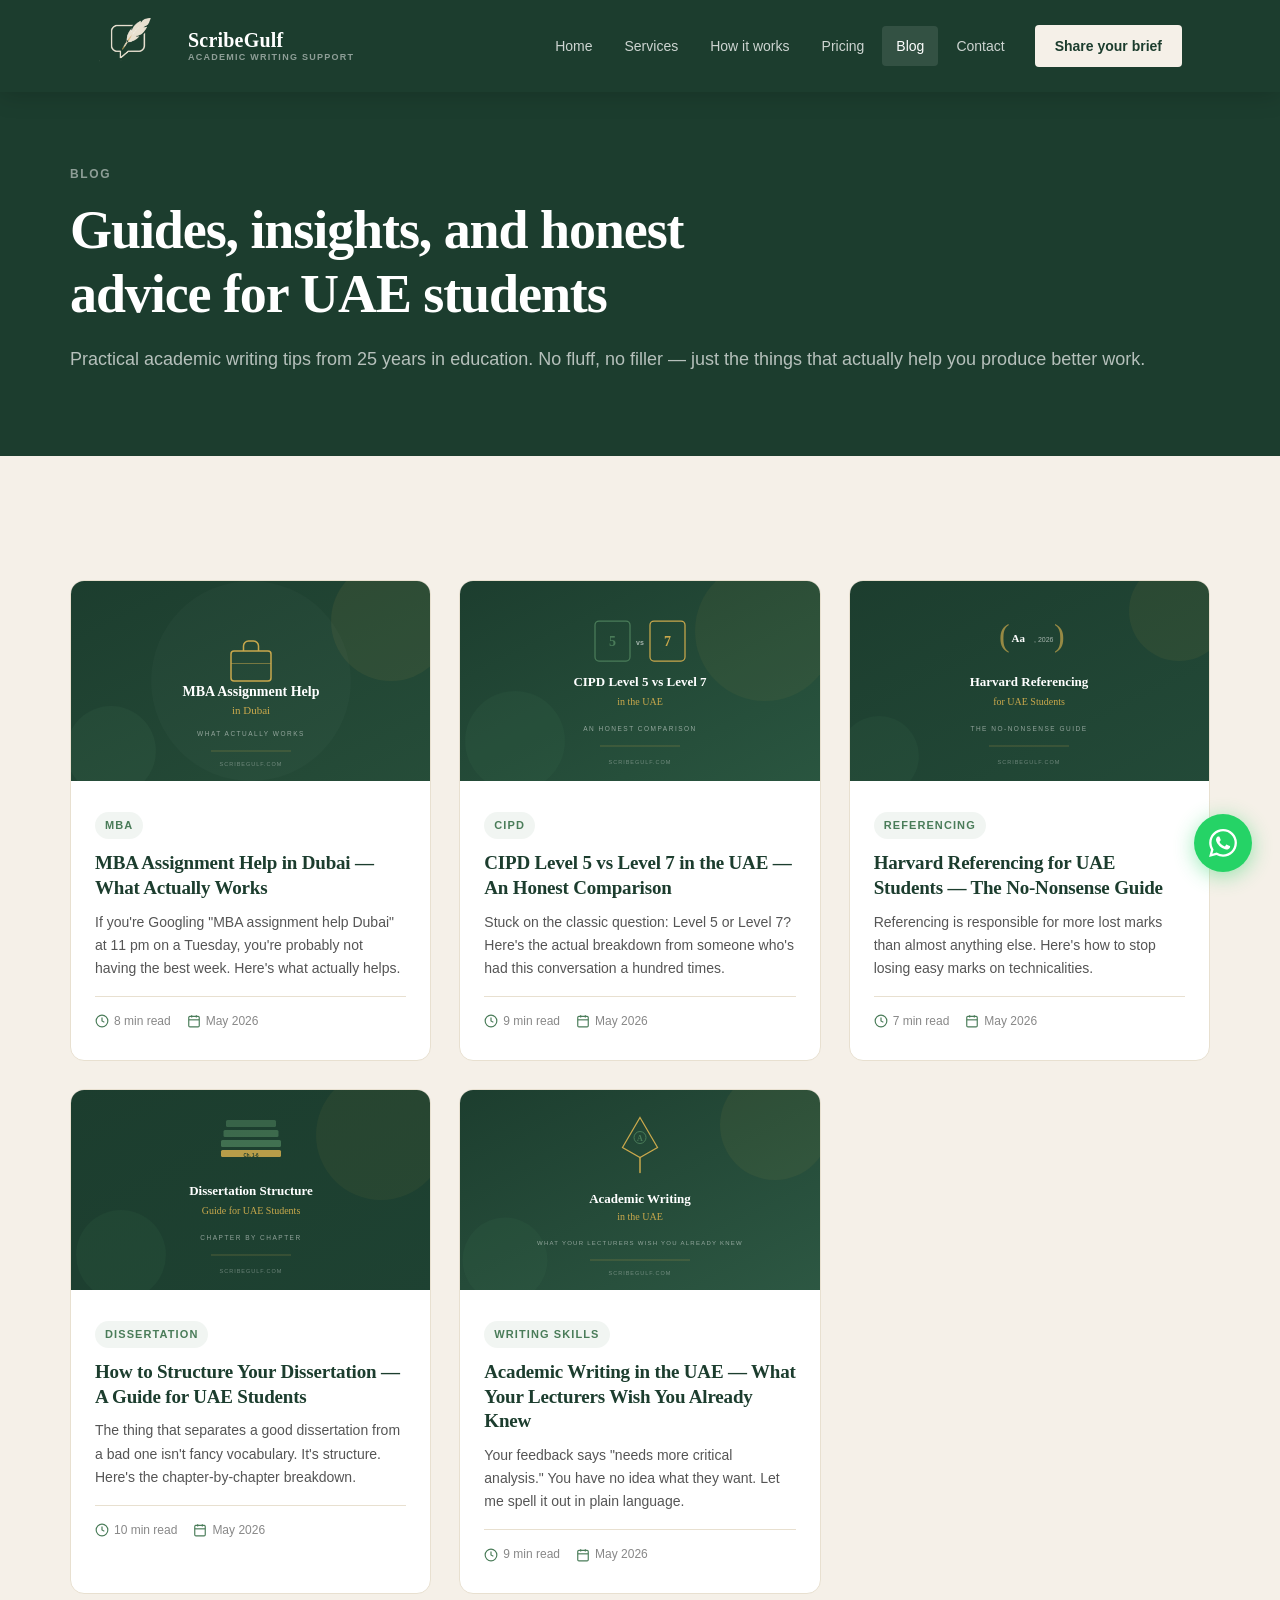
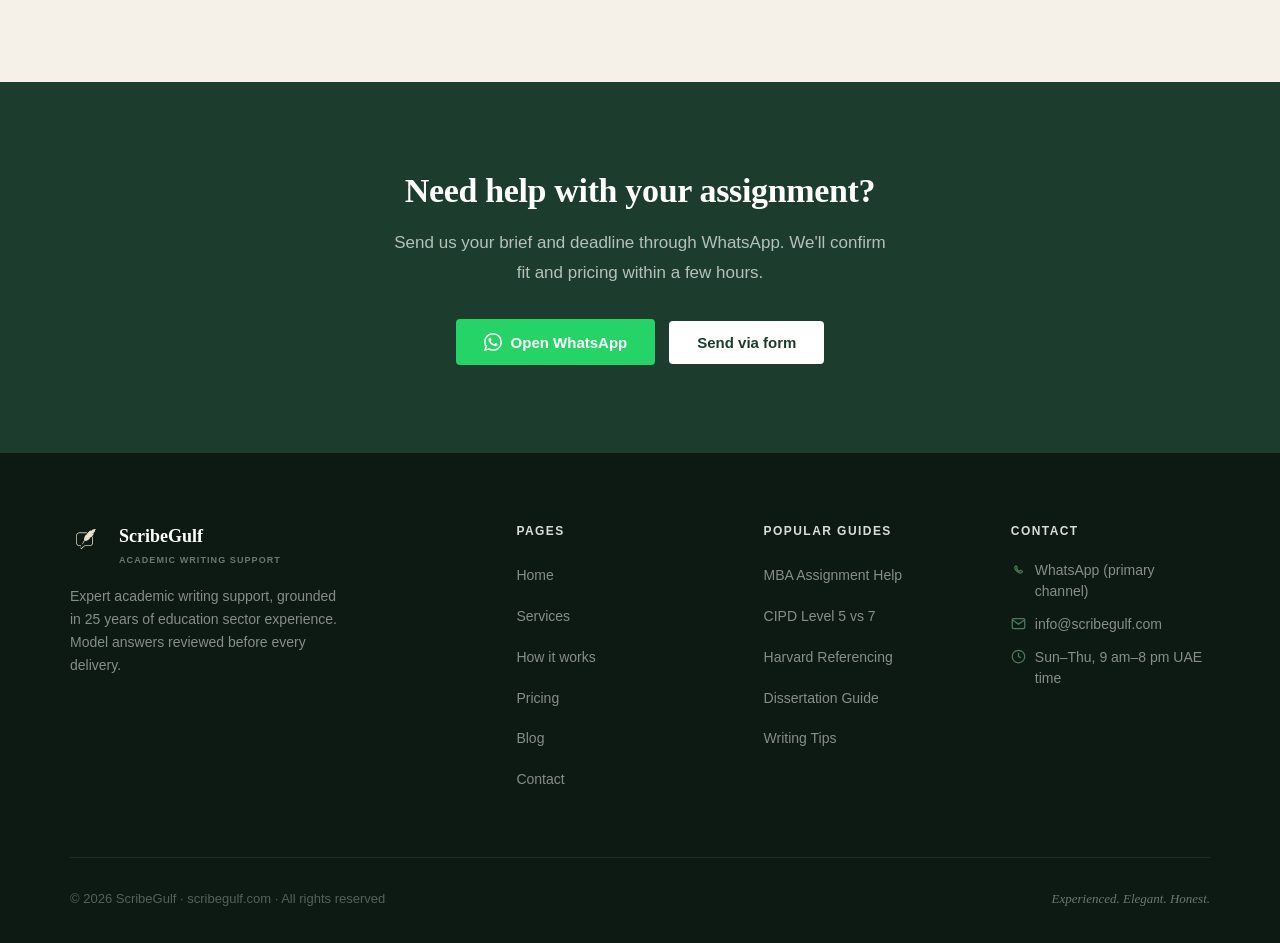
<file: blog.html>
<!DOCTYPE html>
<html lang="en">
<head>
  <meta charset="UTF-8">
  <meta name="viewport" content="width=device-width, initial-scale=1.0">
  <meta name="google-site-verification" content="EeA-iT8VjYXAGGg0yRz0T-tL8fP_zNefTfSF17xezn0" />
  <meta name="robots" content="index, follow">
  <title>Blog — Academic Writing Tips for UAE Students | ScribeGulf</title>
  <meta name="description" content="Expert academic writing guides for UAE university students — MBA, CIPD, Harvard referencing, dissertations, and study strategies from ScribeGulf.">
  <meta name="keywords" content="academic writing blog UAE, university assignment tips Dubai, MBA help blog, CIPD guide UAE, dissertation tips">
  <link rel="canonical" href="https://scribegulf.com/blog.html">
  <link rel="icon" type="image/png" href="Shield.png">
  <!-- Open Graph -->
  <meta property="og:title" content="Blog — Academic Writing Tips for UAE Students | ScribeGulf">
  <meta property="og:image" content="https://scribegulf.com/Logo.png">
  <meta property="og:description" content="Expert academic writing guides for UAE university students. MBA assignments, CIPD qualifications, Harvard referencing, and more.">
  <meta property="og:url" content="https://scribegulf.com/blog.html">
  <meta property="og:type" content="website">
  <meta property="og:site_name" content="ScribeGulf">
  <!-- Twitter -->
  <meta name="twitter:card" content="summary_large_image">
  <meta name="twitter:title" content="Blog — Academic Writing Tips for UAE Students | ScribeGulf">
  <meta name="twitter:image" content="https://scribegulf.com/Logo.png">
  <meta name="twitter:description" content="Expert academic writing guides for UAE university students.">
  <link rel="stylesheet" href="style.css">
  <!-- Schema: Blog listing -->
  <script type="application/ld+json">
  {
    "@context": "https://schema.org",
    "@type": "Blog",
    "name": "ScribeGulf Blog",
    "description": "Expert academic writing guides and tips for UAE university students",
    "url": "https://scribegulf.com/blog.html",
    "publisher": {
      "@type": "Organization",
      "name": "ScribeGulf",
      "url": "https://scribegulf.com"
    },
    "blogPost": [
      {
        "@type": "BlogPosting",
        "headline": "MBA Assignment Help in Dubai — What Actually Works (And What Doesn't)",
        "url": "https://scribegulf.com/blog/mba-assignment-help-dubai.html"
      },
      {
        "@type": "BlogPosting",
        "headline": "CIPD Level 5 vs Level 7 in the UAE — An Honest Comparison",
        "url": "https://scribegulf.com/blog/cipd-level-5-vs-level-7-uae.html"
      },
      {
        "@type": "BlogPosting",
        "headline": "Harvard Referencing for UAE Students — The No-Nonsense Guide",
        "url": "https://scribegulf.com/blog/harvard-referencing-guide-uae-students.html"
      },
      {
        "@type": "BlogPosting",
        "headline": "How to Structure Your Dissertation — A Guide for UAE Students",
        "url": "https://scribegulf.com/blog/dissertation-structure-guide-uae-students.html"
      },
      {
        "@type": "BlogPosting",
        "headline": "Academic Writing in the UAE — What Your Lecturers Wish You Already Knew",
        "url": "https://scribegulf.com/blog/academic-writing-tips-uae-students.html"
      }
    ]
  }
  </script>
</head>
<body>

<!-- ═══ NAVIGATION ═══════════════════════════════════════ -->
<nav class="nav">
  <div class="nav__inner">
    <a href="index.html" class="nav__logo" aria-label="ScribeGulf home">
      <img src="Shield-nav.png" class="nav__logo-icon" alt="" aria-hidden="true" width="78" height="78">
      <div class="nav__logo-wordmark">
        <span class="nav__logo-name">ScribeGulf</span>
        <span class="nav__logo-sub">Academic Writing Support</span>
      </div>
    </a>
    <div class="nav__menu">
      <a href="index.html"         class="nav__link" data-page="index.html">Home</a>
      <a href="services.html"      class="nav__link" data-page="services.html">Services</a>
      <a href="how-it-works.html"  class="nav__link" data-page="how-it-works.html">How it works</a>
      <a href="pricing.html"       class="nav__link" data-page="pricing.html">Pricing</a>
      <a href="blog.html"          class="nav__link" data-page="blog.html">Blog</a>
      <a href="contact.html"       class="nav__link" data-page="contact.html">Contact</a>
      <a href="contact.html#brief-form" class="nav__cta">Share your brief</a>
    </div>
    <button class="nav__hamburger" aria-label="Open menu" aria-expanded="false">
      <span></span><span></span><span></span>
    </button>
  </div>
  <div class="nav__mobile">
    <a href="index.html"        class="nav__link" data-page="index.html">Home</a>
    <a href="services.html"     class="nav__link" data-page="services.html">Services</a>
    <a href="how-it-works.html" class="nav__link" data-page="how-it-works.html">How it works</a>
    <a href="pricing.html"      class="nav__link" data-page="pricing.html">Pricing</a>
    <a href="blog.html"         class="nav__link" data-page="blog.html">Blog</a>
    <a href="contact.html"      class="nav__link" data-page="contact.html">Contact</a>
    <a href="contact.html#brief-form" class="nav__cta btn btn--whatsapp">Share your brief</a>
  </div>
</nav>

<!-- ═══ PAGE HERO ════════════════════════════════════════ -->
<section class="page-hero">
  <div class="page-hero__inner">
    <span class="page-hero__eyebrow">Blog</span>
    <h1>Guides, insights, and honest advice for UAE students</h1>
    <p>Practical academic writing tips from 25 years in education. No fluff, no filler &mdash; just the things that actually help you produce better work.</p>
  </div>
</section>

<!-- ═══ BLOG GRID ════════════════════════════════════════ -->
<section class="section--parchment" style="padding: 72px 28px 88px;">
  <div style="max-width:1140px; margin:0 auto;">

    <!-- Blog card 1 -->
    <div class="blog-grid">
      <div class="blog-card reveal d1">
        <img src="blog/img/mba-dubai-hero.svg" alt="MBA assignment help in Dubai" class="blog-card__img" width="400" height="200" loading="lazy">
        <div class="blog-card__body">
          <span class="blog-card__tag">MBA</span>
          <h2 class="blog-card__title"><a href="blog/mba-assignment-help-dubai.html">MBA Assignment Help in Dubai &mdash; What Actually Works</a></h2>
          <p class="blog-card__excerpt">If you're Googling "MBA assignment help Dubai" at 11 pm on a Tuesday, you're probably not having the best week. Here's what actually helps.</p>
          <div class="blog-card__meta">
            <div class="blog-card__meta-item">
              <svg viewBox="0 0 24 24" fill="none" stroke="currentColor" stroke-width="2"><circle cx="12" cy="12" r="10"/><polyline points="12 6 12 12 16 14"/></svg>
              8 min read
            </div>
            <div class="blog-card__meta-item">
              <svg viewBox="0 0 24 24" fill="none" stroke="currentColor" stroke-width="2"><rect x="3" y="4" width="18" height="18" rx="2" ry="2"/><line x1="16" y1="2" x2="16" y2="6"/><line x1="8" y1="2" x2="8" y2="6"/><line x1="3" y1="10" x2="21" y2="10"/></svg>
              May 2026
            </div>
          </div>
        </div>
      </div>

      <!-- Blog card 2 -->
      <div class="blog-card reveal d2">
        <img src="blog/img/cipd-comparison-hero.svg" alt="CIPD Level 5 vs Level 7 UAE comparison" class="blog-card__img" width="400" height="200" loading="lazy">
        <div class="blog-card__body">
          <span class="blog-card__tag">CIPD</span>
          <h2 class="blog-card__title"><a href="blog/cipd-level-5-vs-level-7-uae.html">CIPD Level 5 vs Level 7 in the UAE &mdash; An Honest Comparison</a></h2>
          <p class="blog-card__excerpt">Stuck on the classic question: Level 5 or Level 7? Here's the actual breakdown from someone who's had this conversation a hundred times.</p>
          <div class="blog-card__meta">
            <div class="blog-card__meta-item">
              <svg viewBox="0 0 24 24" fill="none" stroke="currentColor" stroke-width="2"><circle cx="12" cy="12" r="10"/><polyline points="12 6 12 12 16 14"/></svg>
              9 min read
            </div>
            <div class="blog-card__meta-item">
              <svg viewBox="0 0 24 24" fill="none" stroke="currentColor" stroke-width="2"><rect x="3" y="4" width="18" height="18" rx="2" ry="2"/><line x1="16" y1="2" x2="16" y2="6"/><line x1="8" y1="2" x2="8" y2="6"/><line x1="3" y1="10" x2="21" y2="10"/></svg>
              May 2026
            </div>
          </div>
        </div>
      </div>

      <!-- Blog card 3 -->
      <div class="blog-card reveal d3">
        <img src="blog/img/harvard-ref-hero.svg" alt="Harvard referencing guide for UAE students" class="blog-card__img" width="400" height="200" loading="lazy">
        <div class="blog-card__body">
          <span class="blog-card__tag">Referencing</span>
          <h2 class="blog-card__title"><a href="blog/harvard-referencing-guide-uae-students.html">Harvard Referencing for UAE Students &mdash; The No-Nonsense Guide</a></h2>
          <p class="blog-card__excerpt">Referencing is responsible for more lost marks than almost anything else. Here's how to stop losing easy marks on technicalities.</p>
          <div class="blog-card__meta">
            <div class="blog-card__meta-item">
              <svg viewBox="0 0 24 24" fill="none" stroke="currentColor" stroke-width="2"><circle cx="12" cy="12" r="10"/><polyline points="12 6 12 12 16 14"/></svg>
              7 min read
            </div>
            <div class="blog-card__meta-item">
              <svg viewBox="0 0 24 24" fill="none" stroke="currentColor" stroke-width="2"><rect x="3" y="4" width="18" height="18" rx="2" ry="2"/><line x1="16" y1="2" x2="16" y2="6"/><line x1="8" y1="2" x2="8" y2="6"/><line x1="3" y1="10" x2="21" y2="10"/></svg>
              May 2026
            </div>
          </div>
        </div>
      </div>

      <!-- Blog card 4 -->
      <div class="blog-card reveal d4">
        <img src="blog/img/dissertation-hero.svg" alt="Dissertation structure guide for UAE students" class="blog-card__img" width="400" height="200" loading="lazy">
        <div class="blog-card__body">
          <span class="blog-card__tag">Dissertation</span>
          <h2 class="blog-card__title"><a href="blog/dissertation-structure-guide-uae-students.html">How to Structure Your Dissertation &mdash; A Guide for UAE Students</a></h2>
          <p class="blog-card__excerpt">The thing that separates a good dissertation from a bad one isn't fancy vocabulary. It's structure. Here's the chapter-by-chapter breakdown.</p>
          <div class="blog-card__meta">
            <div class="blog-card__meta-item">
              <svg viewBox="0 0 24 24" fill="none" stroke="currentColor" stroke-width="2"><circle cx="12" cy="12" r="10"/><polyline points="12 6 12 12 16 14"/></svg>
              10 min read
            </div>
            <div class="blog-card__meta-item">
              <svg viewBox="0 0 24 24" fill="none" stroke="currentColor" stroke-width="2"><rect x="3" y="4" width="18" height="18" rx="2" ry="2"/><line x1="16" y1="2" x2="16" y2="6"/><line x1="8" y1="2" x2="8" y2="6"/><line x1="3" y1="10" x2="21" y2="10"/></svg>
              May 2026
            </div>
          </div>
        </div>
      </div>

      <!-- Blog card 5 -->
      <div class="blog-card reveal d5">
        <img src="blog/img/academic-writing-hero.svg" alt="Academic writing tips for UAE students" class="blog-card__img" width="400" height="200" loading="lazy">
        <div class="blog-card__body">
          <span class="blog-card__tag">Writing Skills</span>
          <h2 class="blog-card__title"><a href="blog/academic-writing-tips-uae-students.html">Academic Writing in the UAE &mdash; What Your Lecturers Wish You Already Knew</a></h2>
          <p class="blog-card__excerpt">Your feedback says "needs more critical analysis." You have no idea what they want. Let me spell it out in plain language.</p>
          <div class="blog-card__meta">
            <div class="blog-card__meta-item">
              <svg viewBox="0 0 24 24" fill="none" stroke="currentColor" stroke-width="2"><circle cx="12" cy="12" r="10"/><polyline points="12 6 12 12 16 14"/></svg>
              9 min read
            </div>
            <div class="blog-card__meta-item">
              <svg viewBox="0 0 24 24" fill="none" stroke="currentColor" stroke-width="2"><rect x="3" y="4" width="18" height="18" rx="2" ry="2"/><line x1="16" y1="2" x2="16" y2="6"/><line x1="8" y1="2" x2="8" y2="6"/><line x1="3" y1="10" x2="21" y2="10"/></svg>
              May 2026
            </div>
          </div>
        </div>
      </div>
    </div>

  </div>
</section>

<!-- ═══ BOTTOM CTA ════════════════════════════════════════ -->
<section class="cta-section">
  <div class="cta-section__inner reveal">
    <h2>Need help with your assignment?</h2>
    <p>Send us your brief and deadline through WhatsApp. We'll confirm fit and pricing within a few hours.</p>
    <div class="btn-group" style="justify-content:center;">
      <a href="https://wa.me/12368696643?text=Hi%20ScribeGulf%2C%20I%27d%20like%20to%20share%20my%20brief." target="_blank" rel="noopener" class="btn btn--whatsapp">
        <svg viewBox="0 0 24 24" fill="currentColor"><path d="M17.472 14.382c-.297-.149-1.758-.867-2.03-.967-.273-.099-.471-.148-.67.15-.197.297-.767.966-.94 1.164-.173.199-.347.223-.644.075-.297-.15-1.255-.463-2.39-1.475-.883-.788-1.48-1.761-1.653-2.059-.173-.297-.018-.458.13-.606.134-.133.298-.347.446-.52.149-.174.198-.298.298-.497.099-.198.05-.371-.025-.52-.075-.149-.669-1.612-.916-2.207-.242-.579-.487-.5-.669-.51-.173-.008-.371-.01-.57-.01-.198 0-.52.074-.792.372-.272.297-1.04 1.016-1.04 2.479 0 1.462 1.065 2.875 1.213 3.074.149.198 2.096 3.2 5.077 4.487.709.306 1.262.489 1.694.625.712.227 1.36.195 1.871.118.571-.085 1.758-.719 2.006-1.413.248-.694.248-1.289.173-1.413-.074-.124-.272-.198-.57-.347m-5.421 7.403h-.004a9.87 9.87 0 01-5.031-1.378l-.361-.214-3.741.982.998-3.648-.235-.374a9.86 9.86 0 01-1.51-5.26c.001-5.45 4.436-9.884 9.888-9.884 2.64 0 5.122 1.03 6.988 2.898a9.825 9.825 0 012.893 6.994c-.003 5.45-4.437 9.884-9.885 9.884m8.413-18.297A11.815 11.815 0 0012.05 0C5.495 0 .16 5.335.157 11.892c0 2.096.547 4.142 1.588 5.945L.057 24l6.305-1.654a11.882 11.882 0 005.683 1.448h.005c6.554 0 11.89-5.335 11.893-11.893a11.821 11.821 0 00-3.48-8.413z"/></svg>
        Open WhatsApp
      </a>
      <a href="contact.html" class="btn btn--white">Send via form</a>
    </div>
  </div>
</section>

<!-- ═══ FOOTER ════════════════════════════════════════════ -->
<footer class="footer">
  <div class="footer__top">
    <div>
      <div class="footer__logo-wrap">
        <img src="Shield-nav.png" class="footer__logo-icon" alt="" aria-hidden="true">
        <div>
          <div class="footer__logo-name">ScribeGulf</div>
          <span class="footer__logo-sub">Academic Writing Support</span>
        </div>
      </div>
      <p class="footer__brand-desc">Expert academic writing support, grounded in 25 years of education sector experience. Model answers reviewed before every delivery.</p>
    </div>
    <div>
      <div class="footer__col-title">Pages</div>
      <ul class="footer__links">
        <li><a href="index.html">Home</a></li>
        <li><a href="services.html">Services</a></li>
        <li><a href="how-it-works.html">How it works</a></li>
        <li><a href="pricing.html">Pricing</a></li>
        <li><a href="blog.html">Blog</a></li>
        <li><a href="contact.html">Contact</a></li>
      </ul>
    </div>
    <div>
      <div class="footer__col-title">Popular Guides</div>
      <ul class="footer__links">
        <li><a href="blog/mba-assignment-help-dubai.html">MBA Assignment Help</a></li>
        <li><a href="blog/cipd-level-5-vs-level-7-uae.html">CIPD Level 5 vs 7</a></li>
        <li><a href="blog/harvard-referencing-guide-uae-students.html">Harvard Referencing</a></li>
        <li><a href="blog/dissertation-structure-guide-uae-students.html">Dissertation Guide</a></li>
        <li><a href="blog/academic-writing-tips-uae-students.html">Writing Tips</a></li>
      </ul>
    </div>
    <div>
      <div class="footer__col-title">Contact</div>
      <div class="footer__contact-item">
        <svg class="footer__contact-icon" viewBox="0 0 24 24" fill="none" stroke="currentColor" stroke-width="2"><path d="M17.472 14.382c-.297-.149-1.758-.867-2.03-.967-.273-.099-.471-.148-.67.15-.197.297-.767.966-.94 1.164-.173.199-.347.223-.644.075-.297-.15-1.255-.463-2.39-1.475-.883-.788-1.48-1.761-1.653-2.059-.173-.297-.018-.458.13-.606.134-.133.298-.347.446-.52.149-.174.198-.298.298-.497.099-.198.05-.371-.025-.52-.075-.149-.669-1.612-.916-2.207-.242-.579-.487-.5-.669-.51-.173-.008-.371-.01-.57-.01-.198 0-.52.074-.792.372-.272.297-1.04 1.016-1.04 2.479 0 1.462 1.065 2.875 1.213 3.074.149.198 2.096 3.2 5.077 4.487.709.306 1.262.489 1.694.625.712.227 1.36.195 1.871.118.571-.085 1.758-.719 2.006-1.413.248-.694.248-1.289.173-1.413-.074-.124-.272-.198-.57-.347"/></svg>
        WhatsApp (primary channel)
      </div>
      <div class="footer__contact-item">
        <svg class="footer__contact-icon" viewBox="0 0 24 24" fill="none" stroke="currentColor" stroke-width="2"><path d="M4 4h16c1.1 0 2 .9 2 2v12c0 1.1-.9 2-2 2H4c-1.1 0-2-.9-2-2V6c0-1.1.9-2 2-2z"/><polyline points="22,6 12,13 2,6"/></svg>
        info@scribegulf.com
      </div>
      <div class="footer__contact-item">
        <svg class="footer__contact-icon" viewBox="0 0 24 24" fill="none" stroke="currentColor" stroke-width="2"><circle cx="12" cy="12" r="10"/><polyline points="12 6 12 12 16 14"/></svg>
        Sun&ndash;Thu, 9 am&ndash;8 pm UAE time
      </div>
    </div>
  </div>
  <div class="footer__bottom">
    <div class="footer__copy">&copy; 2026 ScribeGulf &middot; scribegulf.com &middot; All rights reserved</div>
    <div class="footer__tagline">Experienced. Elegant. Honest.</div>
  </div>
</footer>

<!-- WhatsApp float button -->
<a href="https://wa.me/12368696643?text=Hi%20ScribeGulf%2C%20I%27d%20like%20to%20share%20my%20brief." target="_blank" rel="noopener" class="wa-float" aria-label="Chat on WhatsApp">
  <svg viewBox="0 0 24 24" fill="white"><path d="M17.472 14.382c-.297-.149-1.758-.867-2.03-.967-.273-.099-.471-.148-.67.15-.197.297-.767.966-.94 1.164-.173.199-.347.223-.644.075-.297-.15-1.255-.463-2.39-1.475-.883-.788-1.48-1.761-1.653-2.059-.173-.297-.018-.458.13-.606.134-.133.298-.347.446-.52.149-.174.198-.298.298-.497.099-.198.05-.371-.025-.52-.075-.149-.669-1.612-.916-2.207-.242-.579-.487-.5-.669-.51-.173-.008-.371-.01-.57-.01-.198 0-.52.074-.792.372-.272.297-1.04 1.016-1.04 2.479 0 1.462 1.065 2.875 1.213 3.074.149.198 2.096 3.2 5.077 4.487.709.306 1.262.489 1.694.625.712.227 1.36.195 1.871.118.571-.085 1.758-.719 2.006-1.413.248-.694.248-1.289.173-1.413-.074-.124-.272-.198-.57-.347m-5.421 7.403h-.004a9.87 9.87 0 01-5.031-1.378l-.361-.214-3.741.982.998-3.648-.235-.374a9.86 9.86 0 01-1.51-5.26c.001-5.45 4.436-9.884 9.888-9.884 2.64 0 5.122 1.03 6.988 2.898a9.825 9.825 0 012.893 6.994c-.003 5.45-4.437 9.884-9.885 9.884m8.413-18.297A11.815 11.815 0 0012.05 0C5.495 0 .16 5.335.157 11.892c0 2.096.547 4.142 1.588 5.945L.057 24l6.305-1.654a11.882 11.882 0 005.683 1.448h.005c6.554 0 11.89-5.335 11.893-11.893a11.821 11.821 0 00-3.48-8.413z"/></svg>
</a>

<script src="script.js"></script>
</body>
</html>
</file>
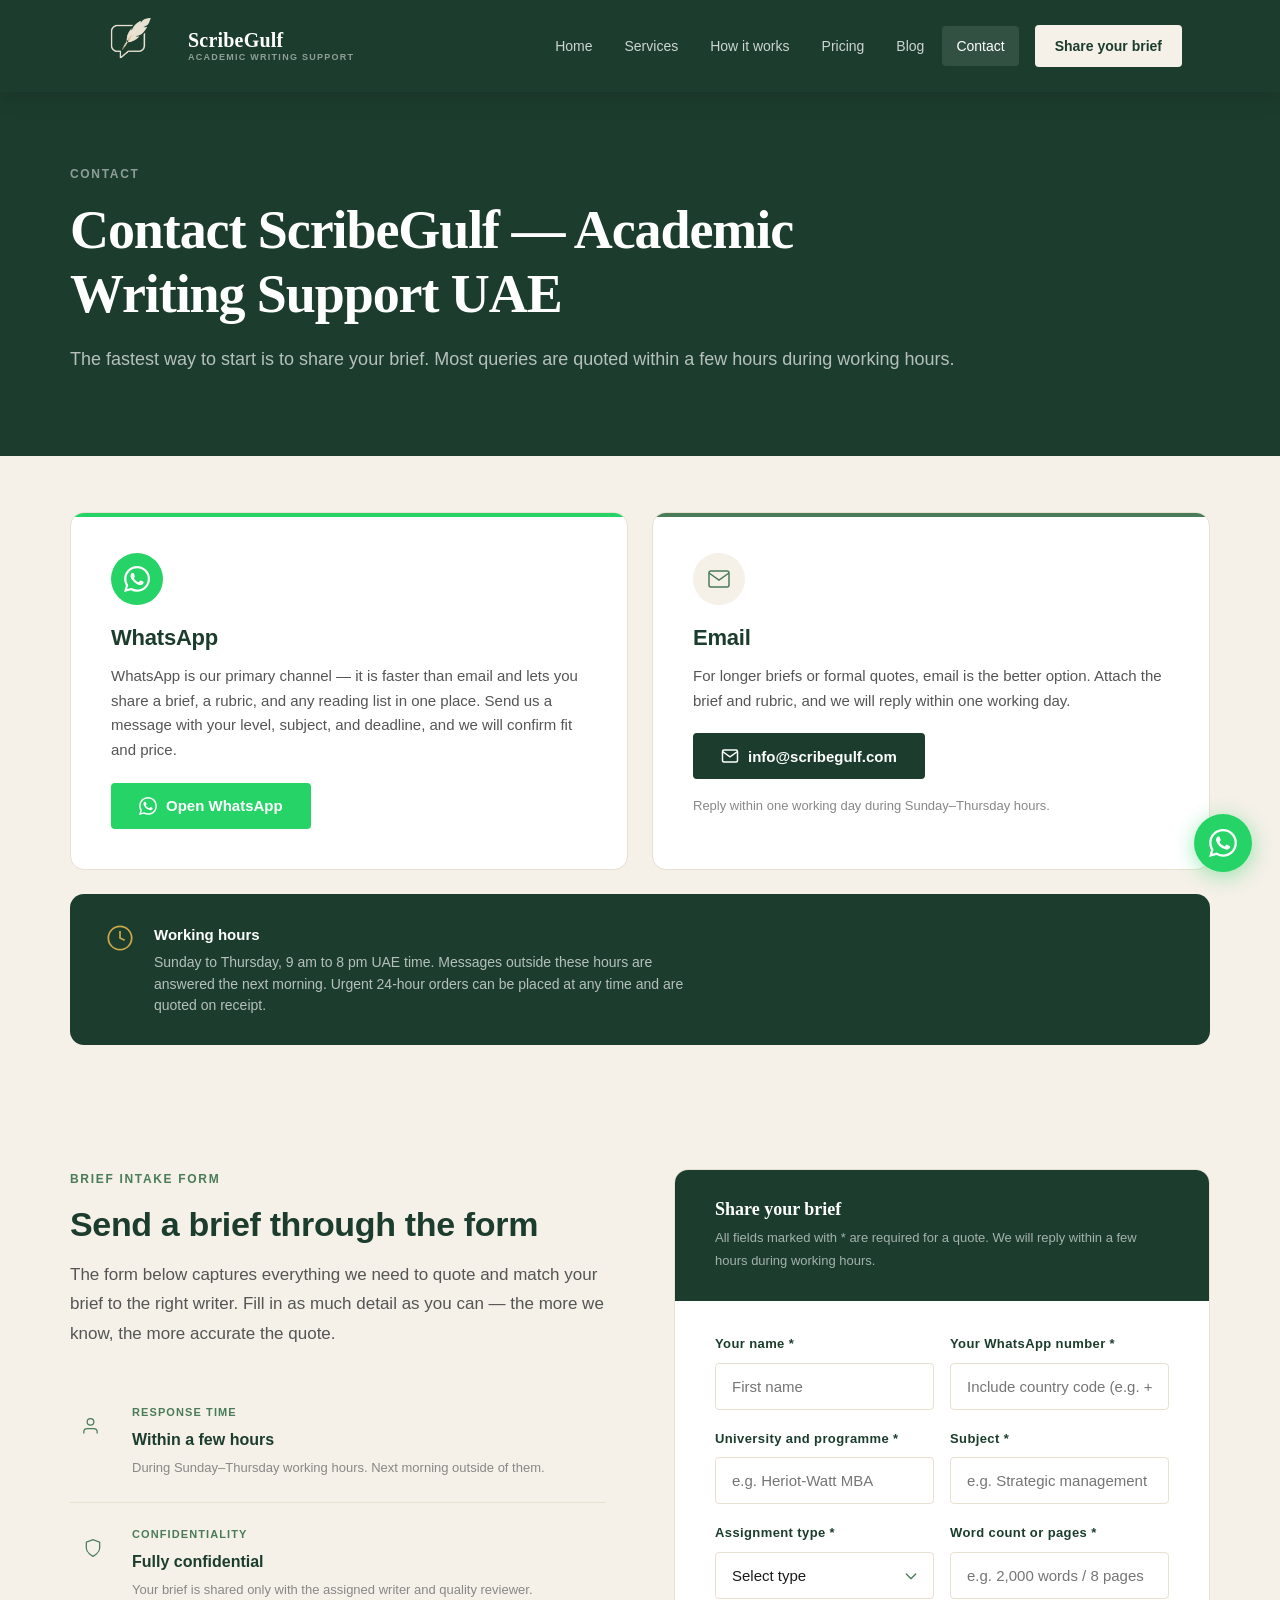
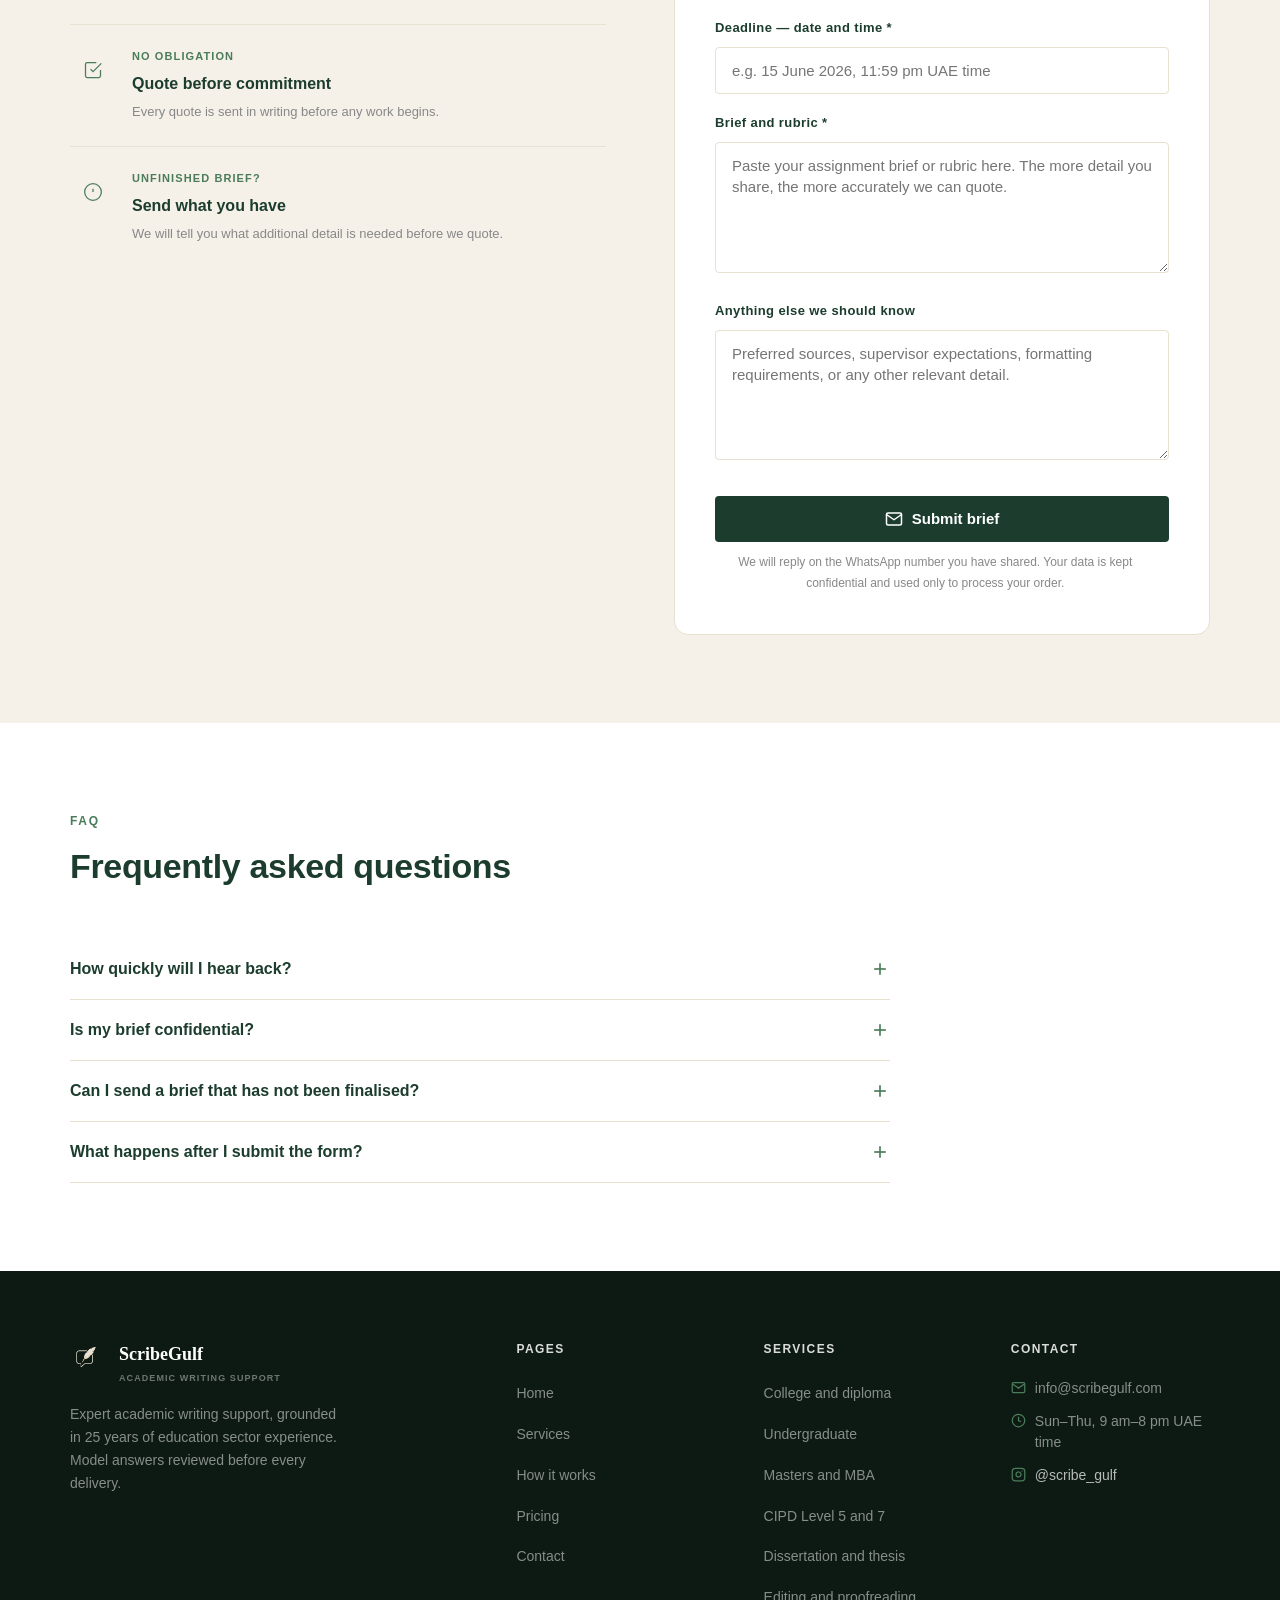
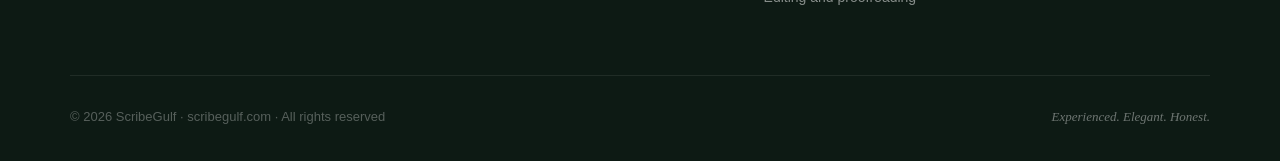
<file: contact.html>
<!DOCTYPE html>
<html lang="en">
<head>
  <meta charset="UTF-8">
  <meta name="viewport" content="width=device-width, initial-scale=1.0">
  <meta name="google-site-verification" content="EeA-iT8VjYXAGGg0yRz0T-tL8fP_zNefTfSF17xezn0" />
  <meta name="robots" content="index, follow">
  <title>Contact ScribeGulf — Academic Writing Support UAE</title>
  <meta name="description" content="Contact ScribeGulf for academic writing support in UAE. Share your assignment brief on WhatsApp or via form — quotes within a few hours.">
  <meta name="keywords" content="contact ScribeGulf, academic writing support contact, share assignment brief">
  <link rel="canonical" href="https://scribegulf.com/contact.html">
  <link rel="icon" type="image/png" href="Shield.png">
  <link rel="stylesheet" href="style.css">

  <meta property="og:type" content="website">
  <meta property="og:site_name" content="ScribeGulf">
  <meta property="og:title" content="Contact ScribeGulf — Academic Writing Support UAE">
  <meta property="og:description" content="Contact ScribeGulf for academic writing support in UAE. Share your assignment brief on WhatsApp or via form — quotes within a few hours.">
  <meta property="og:url" content="https://scribegulf.com/contact.html">
  <meta property="og:image" content="https://scribegulf.com/Logo.png">
  <meta property="og:locale" content="en_AE">
  <meta name="twitter:card" content="summary_large_image">
  <meta name="twitter:title" content="Contact ScribeGulf — Academic Writing Support UAE">
  <meta name="twitter:description" content="Contact ScribeGulf for academic writing support in UAE. Quotes within a few hours during working hours.">
  <meta name="twitter:image" content="https://scribegulf.com/Logo.png">

<script type="application/ld+json">
{
  "@context": "https://schema.org",
  "@type": "ContactPage",
  "name": "Contact ScribeGulf",
  "url": "https://scribegulf.com/contact.html",
  "description": "Contact ScribeGulf for academic writing support in UAE. Share your assignment brief on WhatsApp or via the intake form.",
  "mainEntity": {
    "@type": "Organization",
    "name": "ScribeGulf",
    "email": "info@scribegulf.com",
    "url": "https://scribegulf.com",
    "sameAs": [
      "https://www.instagram.com/scribe_gulf"
    ],
    "contactPoint": {
      "@type": "ContactPoint",
      "contactType": "customer service",
      "email": "info@scribegulf.com",
      "availableLanguage": "English",
      "hoursAvailable": {
        "@type": "OpeningHoursSpecification",
        "dayOfWeek": [
          "Sunday",
          "Monday",
          "Tuesday",
          "Wednesday",
          "Thursday"
        ],
        "opens": "09:00",
        "closes": "20:00"
      }
    },
    "areaServed": {
      "@type": "Country",
      "name": "United Arab Emirates"
    },
    "knowsLanguage": "English"
  }
}
</script>
</head>
<body>

<!-- ═══ NAVIGATION ═══════════════════════════════════════ -->
<nav class="nav">
  <div class="nav__inner">
    <a href="index.html" class="nav__logo" aria-label="ScribeGulf home">
      <img src="Shield-nav.png" class="nav__logo-icon" alt="" aria-hidden="true" width="78" height="78">
      <div class="nav__logo-wordmark">
        <span class="nav__logo-name">ScribeGulf</span>
        <span class="nav__logo-sub">Academic Writing Support</span>
      </div>
    </a>
    <div class="nav__menu">
      <a href="index.html"        class="nav__link" data-page="index.html">Home</a>
      <a href="services.html"     class="nav__link" data-page="services.html">Services</a>
      <a href="how-it-works.html" class="nav__link" data-page="how-it-works.html">How it works</a>
      <a href="pricing.html"      class="nav__link" data-page="pricing.html">Pricing</a>
      <a href="blog.html"          class="nav__link" data-page="blog.html">Blog</a>
      <a href="contact.html"      class="nav__link" data-page="contact.html">Contact</a>
      <a href="contact.html#brief-form" class="nav__cta">Share your brief</a>
    </div>
    <button type="button" class="nav__hamburger" aria-label="Open menu" aria-expanded="false"><span></span><span></span><span></span></button>
  </div>
  <div class="nav__mobile">
    <a href="index.html"        class="nav__link" data-page="index.html">Home</a>
    <a href="services.html"     class="nav__link" data-page="services.html">Services</a>
    <a href="how-it-works.html" class="nav__link" data-page="how-it-works.html">How it works</a>
    <a href="pricing.html"      class="nav__link" data-page="pricing.html">Pricing</a>
    <a href="blog.html"         class="nav__link" data-page="blog.html">Blog</a>
    <a href="contact.html"      class="nav__link" data-page="contact.html">Contact</a>
    <a href="contact.html#brief-form" class="nav__cta btn btn--whatsapp">Share your brief</a>
  </div>
</nav>

<!-- ═══ PAGE HERO ════════════════════════════════════════ -->
<section class="page-hero">
  <div class="page-hero__inner">
    <span class="page-hero__eyebrow">Contact</span>
    <h1>Contact ScribeGulf — Academic Writing Support UAE</h1>
    <p>The fastest way to start is to share your brief. Most queries are quoted within a few hours during working hours.</p>
  </div>
</section>

<!-- ═══ CONTACT CHANNELS ════════════════════════════════ -->
<section class="section--parchment contact-top">
  <div class="svc-wrap">
    <div class="contact-cards reveal">
      <div class="contact-card contact-card--wa">
        <div class="contact-card__icon contact-card__icon--wa" aria-hidden="true">
          <svg viewBox="0 0 24 24" fill="white"><path d="M17.472 14.382c-.297-.149-1.758-.867-2.03-.967-.273-.099-.471-.148-.67.15-.197.297-.767.966-.94 1.164-.173.199-.347.223-.644.075-.297-.15-1.255-.463-2.39-1.475-.883-.788-1.48-1.761-1.653-2.059-.173-.297-.018-.458.13-.606.134-.133.298-.347.446-.52.149-.174.198-.298.298-.497.099-.198.05-.371-.025-.52-.075-.149-.669-1.612-.916-2.207-.242-.579-.487-.5-.669-.51-.173-.008-.371-.01-.57-.01-.198 0-.52.074-.792.372-.272.297-1.04 1.016-1.04 2.479 0 1.462 1.065 2.875 1.213 3.074.149.198 2.096 3.2 5.077 4.487.709.306 1.262.489 1.694.625.712.227 1.36.195 1.871.118.571-.085 1.758-.719 2.006-1.413.248-.694.248-1.289.173-1.413-.074-.124-.272-.198-.57-.347m-5.421 7.403h-.004a9.87 9.87 0 01-5.031-1.378l-.361-.214-3.741.982.998-3.648-.235-.374a9.86 9.86 0 01-1.51-5.26c.001-5.45 4.436-9.884 9.888-9.884 2.64 0 5.122 1.03 6.988 2.898a9.825 9.825 0 012.893 6.994c-.003 5.45-4.437 9.884-9.885 9.884m8.413-18.297A11.815 11.815 0 0012.05 0C5.495 0 .16 5.335.157 11.892c0 2.096.547 4.142 1.588 5.945L.057 24l6.305-1.654a11.882 11.882 0 005.683 1.448h.005c6.554 0 11.89-5.335 11.893-11.893a11.821 11.821 0 00-3.48-8.413z"/></svg>
        </div>
        <h2>WhatsApp</h2>
        <p class="contact-card__body">WhatsApp is our primary channel — it is faster than email and lets you share a brief, a rubric, and any reading list in one place. Send us a message with your level, subject, and deadline, and we will confirm fit and price.</p>
        <a href="https://wa.me/12368696643?text=Hi%20ScribeGulf%2C%20I%27d%20like%20to%20share%20my%20brief." target="_blank" rel="noopener" class="btn btn--whatsapp">
          <svg viewBox="0 0 24 24" fill="currentColor" aria-hidden="true"><path d="M17.472 14.382c-.297-.149-1.758-.867-2.03-.967-.273-.099-.471-.148-.67.15-.197.297-.767.966-.94 1.164-.173.199-.347.223-.644.075-.297-.15-1.255-.463-2.39-1.475-.883-.788-1.48-1.761-1.653-2.059-.173-.297-.018-.458.13-.606.134-.133.298-.347.446-.52.149-.174.198-.298.298-.497.099-.198.05-.371-.025-.52-.075-.149-.669-1.612-.916-2.207-.242-.579-.487-.5-.669-.51-.173-.008-.371-.01-.57-.01-.198 0-.52.074-.792.372-.272.297-1.04 1.016-1.04 2.479 0 1.462 1.065 2.875 1.213 3.074.149.198 2.096 3.2 5.077 4.487.709.306 1.262.489 1.694.625.712.227 1.36.195 1.871.118.571-.085 1.758-.719 2.006-1.413.248-.694.248-1.289.173-1.413-.074-.124-.272-.198-.57-.347m-5.421 7.403h-.004a9.87 9.87 0 01-5.031-1.378l-.361-.214-3.741.982.998-3.648-.235-.374a9.86 9.86 0 01-1.51-5.26c.001-5.45 4.436-9.884 9.888-9.884 2.64 0 5.122 1.03 6.988 2.898a9.825 9.825 0 012.893 6.994c-.003 5.45-4.437 9.884-9.885 9.884m8.413-18.297A11.815 11.815 0 0012.05 0C5.495 0 .16 5.335.157 11.892c0 2.096.547 4.142 1.588 5.945L.057 24l6.305-1.654a11.882 11.882 0 005.683 1.448h.005c6.554 0 11.89-5.335 11.893-11.893a11.821 11.821 0 00-3.48-8.413z"/></svg>
          Open WhatsApp
        </a>
      </div>

      <div class="contact-card contact-card--email">
        <div class="contact-card__icon contact-card__icon--email" aria-hidden="true">
          <svg viewBox="0 0 24 24" fill="none" stroke="currentColor" stroke-width="1.5"><path d="M4 4h16c1.1 0 2 .9 2 2v12c0 1.1-.9 2-2 2H4c-1.1 0-2-.9-2-2V6c0-1.1.9-2 2-2z"></path><polyline points="22,6 12,13 2,6"></polyline></svg>
        </div>
        <h2>Email</h2>
        <p class="contact-card__body">For longer briefs or formal quotes, email is the better option. Attach the brief and rubric, and we will reply within one working day.</p>
        <a href="mailto:info@scribegulf.com" class="btn btn--primary">
          <svg viewBox="0 0 24 24" fill="none" stroke="currentColor" stroke-width="2" aria-hidden="true"><path d="M4 4h16c1.1 0 2 .9 2 2v12c0 1.1-.9 2-2 2H4c-1.1 0-2-.9-2-2V6c0-1.1.9-2 2-2z"></path><polyline points="22,6 12,13 2,6"></polyline></svg>
          info@scribegulf.com
        </a>
        <p class="contact-card__foot">Reply within one working day during Sunday–Thursday hours.</p>
      </div>
    </div>

    <div class="contact-hours reveal">
      <svg viewBox="0 0 24 24" fill="none" stroke="currentColor" stroke-width="1.5" aria-hidden="true"><circle cx="12" cy="12" r="10"></circle><polyline points="12 6 12 12 16 14"></polyline></svg>
      <div>
        <div class="contact-hours__title">Working hours</div>
        <div class="contact-hours__text">Sunday to Thursday, 9 am to 8 pm UAE time. Messages outside these hours are answered the next morning. Urgent 24-hour orders can be placed at any time and are quoted on receipt.</div>
      </div>
    </div>
  </div>
</section>

<!-- ═══ INTAKE FORM ═══════════════════════════════════════ -->
<section class="section--parchment contact-form-block">
  <div class="svc-wrap">
    <div class="contact-grid">
      <div class="reveal">
        <span class="section-label">Brief intake form</span>
        <h2>Send a brief through the form</h2>
        <p class="svc-intro">The form below captures everything we need to quote and match your brief to the right writer. Fill in as much detail as you can — the more we know, the more accurate the quote.</p>

        <div style="margin-top:32px;">
          <div class="cinfo__item">
            <div class="cinfo__icon">
              <svg viewBox="0 0 24 24" fill="none" stroke="currentColor" stroke-width="1.5" aria-hidden="true"><path d="M17 21v-2a4 4 0 0 0-4-4H5a4 4 0 0 0-4 4v2"></path><circle cx="9" cy="7" r="4"></circle></svg>
            </div>
            <div>
              <div class="cinfo__lbl">Response time</div>
              <div class="cinfo__val">Within a few hours</div>
              <div class="cinfo__note">During Sunday–Thursday working hours. Next morning outside of them.</div>
            </div>
          </div>
          <div class="cinfo__item">
            <div class="cinfo__icon">
              <svg viewBox="0 0 24 24" fill="none" stroke="currentColor" stroke-width="1.5" aria-hidden="true"><path d="M12 22s8-4 8-10V5l-8-3-8 3v7c0 6 8 10 8 10z"></path></svg>
            </div>
            <div>
              <div class="cinfo__lbl">Confidentiality</div>
              <div class="cinfo__val">Fully confidential</div>
              <div class="cinfo__note">Your brief is shared only with the assigned writer and quality reviewer.</div>
            </div>
          </div>
          <div class="cinfo__item">
            <div class="cinfo__icon">
              <svg viewBox="0 0 24 24" fill="none" stroke="currentColor" stroke-width="1.5" aria-hidden="true"><polyline points="9 11 12 14 22 4"></polyline><path d="M21 12v7a2 2 0 0 1-2 2H5a2 2 0 0 1-2-2V5a2 2 0 0 1 2-2h11"></path></svg>
            </div>
            <div>
              <div class="cinfo__lbl">No obligation</div>
              <div class="cinfo__val">Quote before commitment</div>
              <div class="cinfo__note">Every quote is sent in writing before any work begins.</div>
            </div>
          </div>
          <div class="cinfo__item" style="border-bottom:none;">
            <div class="cinfo__icon">
              <svg viewBox="0 0 24 24" fill="none" stroke="currentColor" stroke-width="1.5" aria-hidden="true"><circle cx="12" cy="12" r="10"></circle><line x1="12" y1="8" x2="12" y2="12"></line><line x1="12" y1="16" x2="12.01" y2="16"></line></svg>
            </div>
            <div>
              <div class="cinfo__lbl">Unfinished brief?</div>
              <div class="cinfo__val">Send what you have</div>
              <div class="cinfo__note">We will tell you what additional detail is needed before we quote.</div>
            </div>
          </div>
        </div>
      </div>

      <div class="reveal d2">
        <form id="brief-form" novalidate>
          <div class="brief-form__header">
            <h3>Share your brief</h3>
            <p>All fields marked with * are required for a quote. We will reply within a few hours during working hours.</p>
          </div>

          <!-- Honeypot: hidden field. Real users leave blank; bots fill it. -->
          <div aria-hidden="true" style="position:absolute;left:-9999px;top:auto;width:1px;height:1px;overflow:hidden;">
            <label for="f-website">Website (leave empty)</label>
            <input type="text" id="f-website" name="website" tabindex="-1" autocomplete="off">
          </div>

          <div class="form__row">
            <div class="form__field">
              <label class="form__label" for="f-name">Your name *</label>
              <input class="form__input" type="text" id="f-name" name="name" placeholder="First name" required autocomplete="name">
            </div>
            <div class="form__field">
              <label class="form__label" for="f-wa">Your WhatsApp number *</label>
              <input class="form__input" type="tel" id="f-wa" name="whatsapp" placeholder="Include country code (e.g. +1…)" required autocomplete="tel">
            </div>
          </div>

          <div class="form__row">
            <div class="form__field">
              <label class="form__label" for="f-uni">University and programme *</label>
              <input class="form__input" type="text" id="f-uni" name="university" placeholder="e.g. Heriot-Watt MBA" required>
            </div>
            <div class="form__field">
              <label class="form__label" for="f-subj">Subject *</label>
              <input class="form__input" type="text" id="f-subj" name="subject" placeholder="e.g. Strategic management" required>
            </div>
          </div>

          <div class="form__row">
            <div class="form__field">
              <label class="form__label" for="f-type">Assignment type *</label>
              <select class="form__select" id="f-type" name="type" required>
                <option value="" disabled selected>Select type</option>
                <option>Essay</option>
                <option>Case study</option>
                <option>Research proposal</option>
                <option>Reflective essay</option>
                <option>Dissertation chapter</option>
                <option>Full dissertation / thesis</option>
                <option>Literature review</option>
                <option>Report</option>
                <option>Editing / proofreading</option>
                <option>Other</option>
              </select>
            </div>
            <div class="form__field">
              <label class="form__label" for="f-wc">Word count or pages *</label>
              <input class="form__input" type="text" id="f-wc" name="wordcount" placeholder="e.g. 2,000 words / 8 pages" required>
            </div>
          </div>

          <div class="form__field">
            <label class="form__label" for="f-dl">Deadline — date and time *</label>
            <input class="form__input" type="text" id="f-dl" name="deadline" placeholder="e.g. 15 June 2026, 11:59 pm UAE time" required>
          </div>

          <div class="form__field">
            <label class="form__label" for="f-brief">Brief and rubric *</label>
            <textarea class="form__textarea" id="f-brief" name="brief" rows="5" placeholder="Paste your assignment brief or rubric here. The more detail you share, the more accurately we can quote." required></textarea>
          </div>

          <div class="form__field">
            <label class="form__label" for="f-extra">Anything else we should know</label>
            <textarea class="form__textarea" id="f-extra" name="extra" rows="3" placeholder="Preferred sources, supervisor expectations, formatting requirements, or any other relevant detail."></textarea>
          </div>

          <button type="submit" class="btn btn--primary form__submit">
            <svg viewBox="0 0 24 24" fill="none" stroke="currentColor" stroke-width="2" stroke-linecap="round" stroke-linejoin="round" aria-hidden="true"><path d="M4 4h16c1.1 0 2 .9 2 2v12c0 1.1-.9 2-2 2H4c-1.1 0-2-.9-2-2V6c0-1.1.9-2 2-2z"></path><polyline points="22,6 12,13 2,6"></polyline></svg>
            Submit brief
          </button>
          <p class="form__note">We will reply on the WhatsApp number you have shared. Your data is kept confidential and used only to process your order.</p>
        </form>
      </div>
    </div>
  </div>
</section>

<!-- ═══ FAQ ═══════════════════════════════════════════════ -->
<section class="section--white contact-faq">
  <div class="svc-wrap">
    <div class="section-header reveal">
      <span class="section-label">FAQ</span>
      <h2>Frequently asked questions</h2>
    </div>
    <div class="faq-wrap reveal">
      <div class="faq-item">
        <button type="button" class="faq-q">How quickly will I hear back?
          <svg viewBox="0 0 24 24" fill="none" stroke="currentColor" stroke-width="2" aria-hidden="true"><line x1="12" y1="5" x2="12" y2="19"></line><line x1="5" y1="12" x2="19" y2="12"></line></svg>
        </button>
        <div class="faq-a"><p>Within a few hours during working hours (Sunday–Thursday, 9 am–8 pm UAE time), and the next morning UAE time outside of them.</p></div>
      </div>
      <div class="faq-item">
        <button type="button" class="faq-q">Is my brief confidential?
          <svg viewBox="0 0 24 24" fill="none" stroke="currentColor" stroke-width="2" aria-hidden="true"><line x1="12" y1="5" x2="12" y2="19"></line><line x1="5" y1="12" x2="19" y2="12"></line></svg>
        </button>
        <div class="faq-a"><p>Yes. Briefs are shared only with the assigned writer and the quality reviewer. We do not share student data with anyone else.</p></div>
      </div>
      <div class="faq-item">
        <button type="button" class="faq-q">Can I send a brief that has not been finalised?
          <svg viewBox="0 0 24 24" fill="none" stroke="currentColor" stroke-width="2" aria-hidden="true"><line x1="12" y1="5" x2="12" y2="19"></line><line x1="5" y1="12" x2="19" y2="12"></line></svg>
        </button>
        <div class="faq-a"><p>Yes. Send what you have and we will tell you what additional detail is needed before we can quote.</p></div>
      </div>
      <div class="faq-item">
        <button type="button" class="faq-q">What happens after I submit the form?
          <svg viewBox="0 0 24 24" fill="none" stroke="currentColor" stroke-width="2" aria-hidden="true"><line x1="12" y1="5" x2="12" y2="19"></line><line x1="5" y1="12" x2="19" y2="12"></line></svg>
        </button>
        <div class="faq-a"><p>Your brief is sent directly to the ScribeGulf team. We review it and reply on your WhatsApp number with a quote — confirmation of fit, price, and timeline — within a few hours during working hours.</p></div>
      </div>
    </div>
  </div>
</section>

<!-- ═══ FOOTER ════════════════════════════════════════════ -->
<footer class="footer">
  <div class="footer__top">
    <div>
      <div class="footer__logo-wrap">
        <img src="Shield-nav.png" class="footer__logo-icon" alt="" aria-hidden="true">
        <div>
          <div class="footer__logo-name">ScribeGulf</div>
          <span class="footer__logo-sub">Academic Writing Support</span>
        </div>
      </div>
      <p class="footer__brand-desc">Expert academic writing support, grounded in 25 years of education sector experience. Model answers reviewed before every delivery.</p>
    </div>
    <div>
      <div class="footer__col-title">Pages</div>
      <ul class="footer__links">
        <li><a href="index.html">Home</a></li>
        <li><a href="services.html">Services</a></li>
        <li><a href="how-it-works.html">How it works</a></li>
        <li><a href="pricing.html">Pricing</a></li>
        <li><a href="contact.html">Contact</a></li>
      </ul>
    </div>
    <div>
      <div class="footer__col-title">Services</div>
      <ul class="footer__links">
        <li><a href="services.html">College and diploma</a></li>
        <li><a href="services.html">Undergraduate</a></li>
        <li><a href="services.html">Masters and MBA</a></li>
        <li><a href="services.html">CIPD Level 5 and 7</a></li>
        <li><a href="services.html">Dissertation and thesis</a></li>
        <li><a href="services.html">Editing and proofreading</a></li>
      </ul>
    </div>
    <div>
      <div class="footer__col-title">Contact</div>
      <div class="footer__contact-item"><svg class="footer__contact-icon" viewBox="0 0 24 24" fill="none" stroke="currentColor" stroke-width="2" aria-hidden="true"><path d="M4 4h16c1.1 0 2 .9 2 2v12c0 1.1-.9 2-2 2H4c-1.1 0-2-.9-2-2V6c0-1.1.9-2 2-2z"></path><polyline points="22,6 12,13 2,6"></polyline></svg>info@scribegulf.com</div>
      <div class="footer__contact-item"><svg class="footer__contact-icon" viewBox="0 0 24 24" fill="none" stroke="currentColor" stroke-width="2" aria-hidden="true"><circle cx="12" cy="12" r="10"></circle><polyline points="12 6 12 12 16 14"></polyline></svg>Sun–Thu, 9 am–8 pm UAE time</div>
      <div class="footer__contact-item"><svg class="footer__contact-icon" viewBox="0 0 24 24" fill="none" stroke="currentColor" stroke-width="2" stroke-linecap="round" stroke-linejoin="round" aria-hidden="true"><rect x="2" y="2" width="20" height="20" rx="5" ry="5"></rect><path d="M16 11.37A4 4 0 1 1 12.63 8 4 4 0 0 1 16 11.37z"></path><line x1="17.5" y1="6.5" x2="17.51" y2="6.5"></line></svg><a href="https://www.instagram.com/scribe_gulf" target="_blank" rel="noopener" style="color:rgba(255,255,255,0.7);text-decoration:none;">@scribe_gulf</a></div>
    </div>
  </div>
  <div class="footer__bottom">
    <div class="footer__copy">© 2026 ScribeGulf · scribegulf.com · All rights reserved</div>
    <div class="footer__tagline">Experienced. Elegant. Honest.</div>
  </div>
</footer>

<a href="https://wa.me/12368696643?text=Hi%20ScribeGulf%2C%20I%27d%20like%20to%20share%20my%20brief." target="_blank" rel="noopener" class="wa-float" aria-label="Chat on WhatsApp">
  <svg viewBox="0 0 24 24" fill="white" xmlns="http://www.w3.org/2000/svg" aria-hidden="true"><path d="M17.472 14.382c-.297-.149-1.758-.867-2.03-.967-.273-.099-.471-.148-.67.15-.197.297-.767.966-.94 1.164-.173.199-.347.223-.644.075-.297-.15-1.255-.463-2.39-1.475-.883-.788-1.48-1.761-1.653-2.059-.173-.297-.018-.458.13-.606.134-.133.298-.347.446-.52.149-.174.198-.298.298-.497.099-.198.05-.371-.025-.52-.075-.149-.669-1.612-.916-2.207-.242-.579-.487-.5-.669-.51-.173-.008-.371-.01-.57-.01-.198 0-.52.074-.792.372-.272.297-1.04 1.016-1.04 2.479 0 1.462 1.065 2.875 1.213 3.074.149.198 2.096 3.2 5.077 4.487.709.306 1.262.489 1.694.625.712.227 1.36.195 1.871.118.571-.085 1.758-.719 2.006-1.413.248-.694.248-1.289.173-1.413-.074-.124-.272-.198-.57-.347m-5.421 7.403h-.004a9.87 9.87 0 01-5.031-1.378l-.361-.214-3.741.982.998-3.648-.235-.374a9.86 9.86 0 01-1.51-5.26c.001-5.45 4.436-9.884 9.888-9.884 2.64 0 5.122 1.03 6.988 2.898a9.825 9.825 0 012.893 6.994c-.003 5.45-4.437 9.884-9.885 9.884m8.413-18.297A11.815 11.815 0 0012.05 0C5.495 0 .16 5.335.157 11.892c0 2.096.547 4.142 1.588 5.945L.057 24l6.305-1.654a11.882 11.882 0 005.683 1.448h.005c6.554 0 11.89-5.335 11.893-11.893a11.821 11.821 0 00-3.48-8.413z"/></svg>
</a>
<script src="script.js"></script>
</body>
</html>
</file>
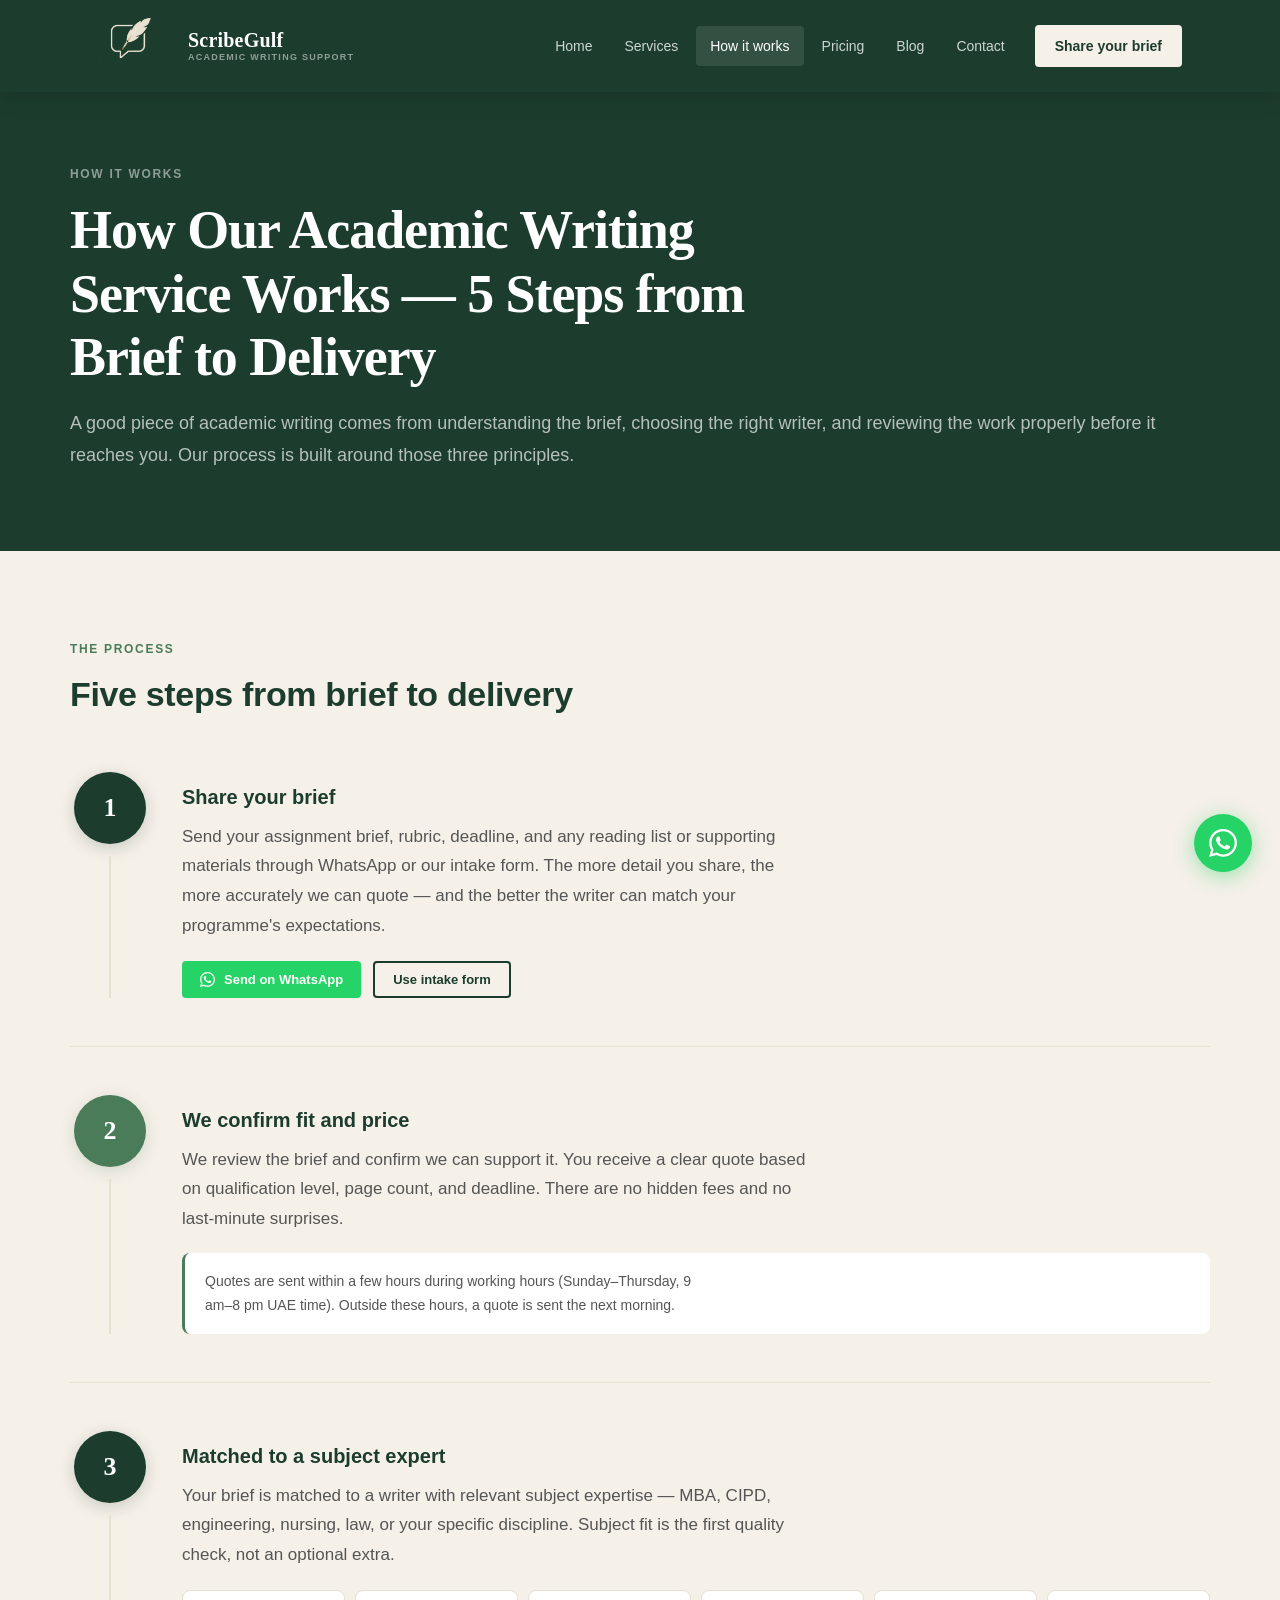
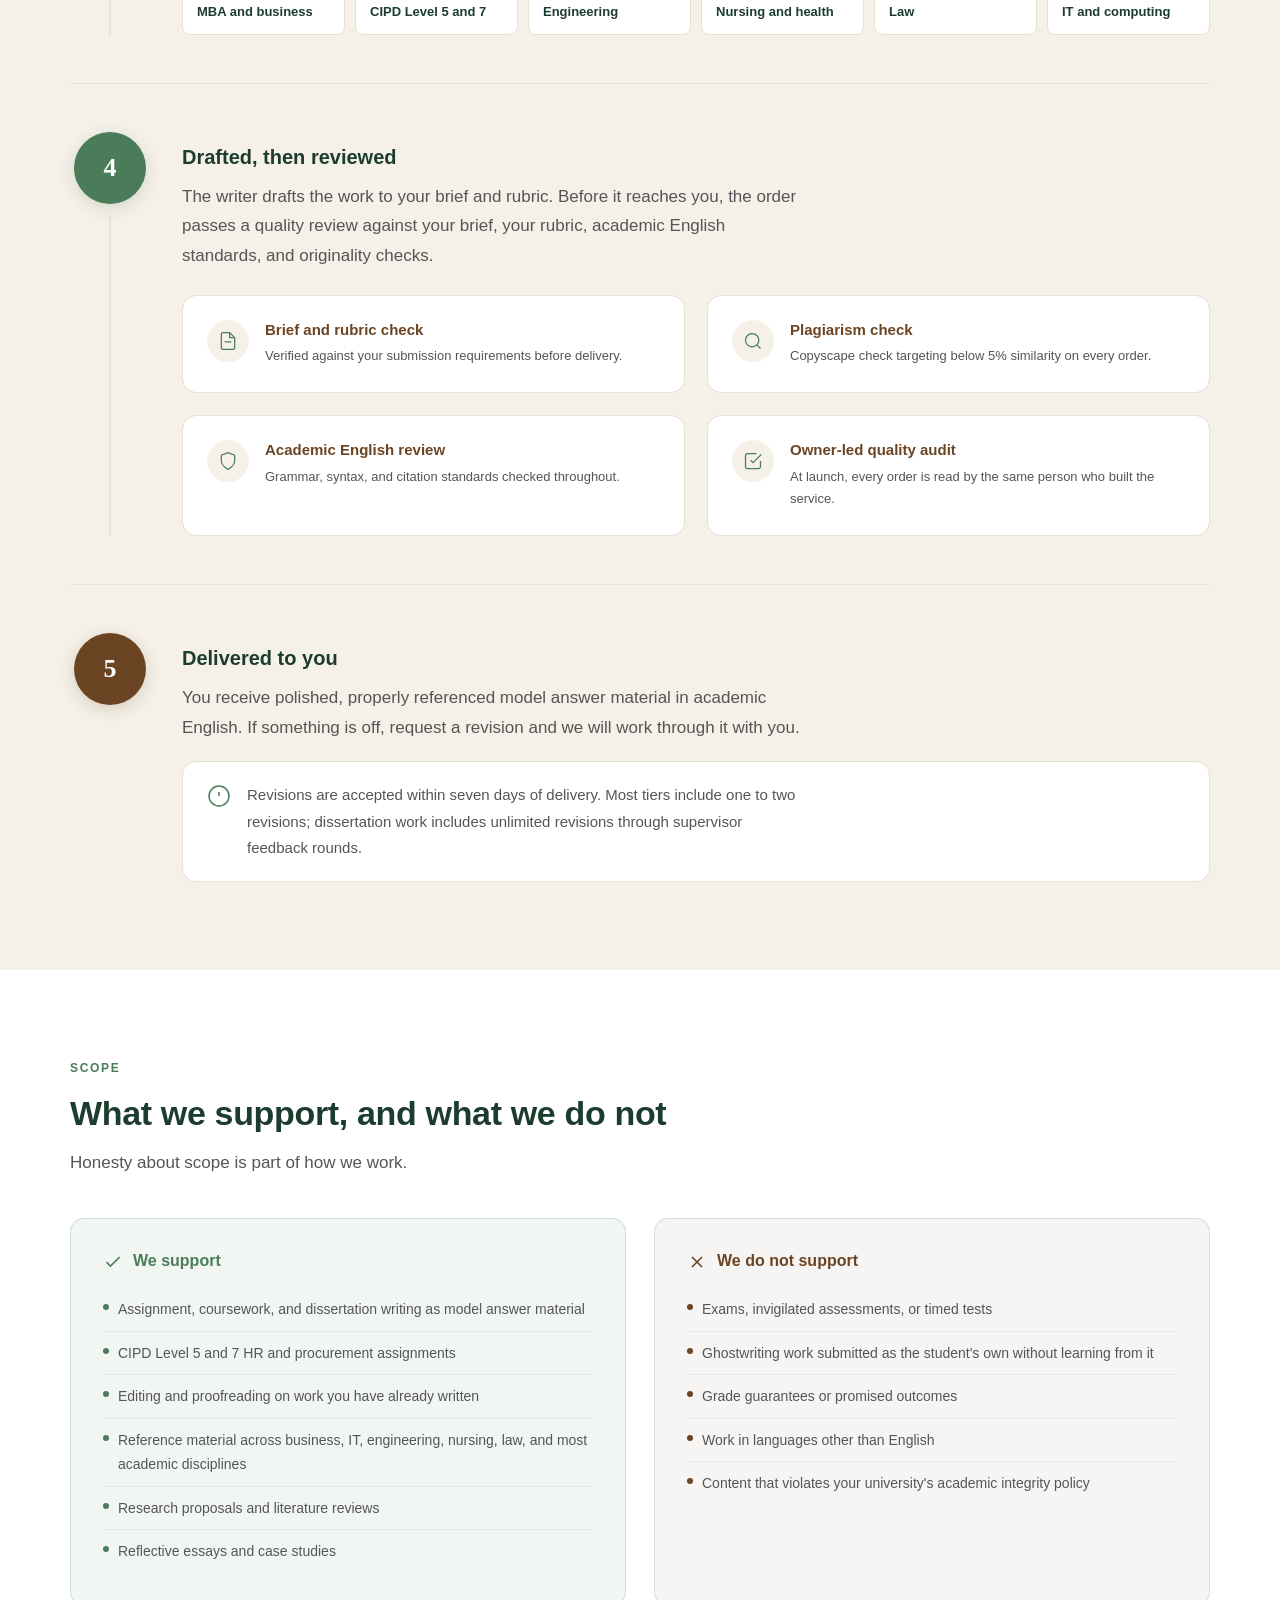
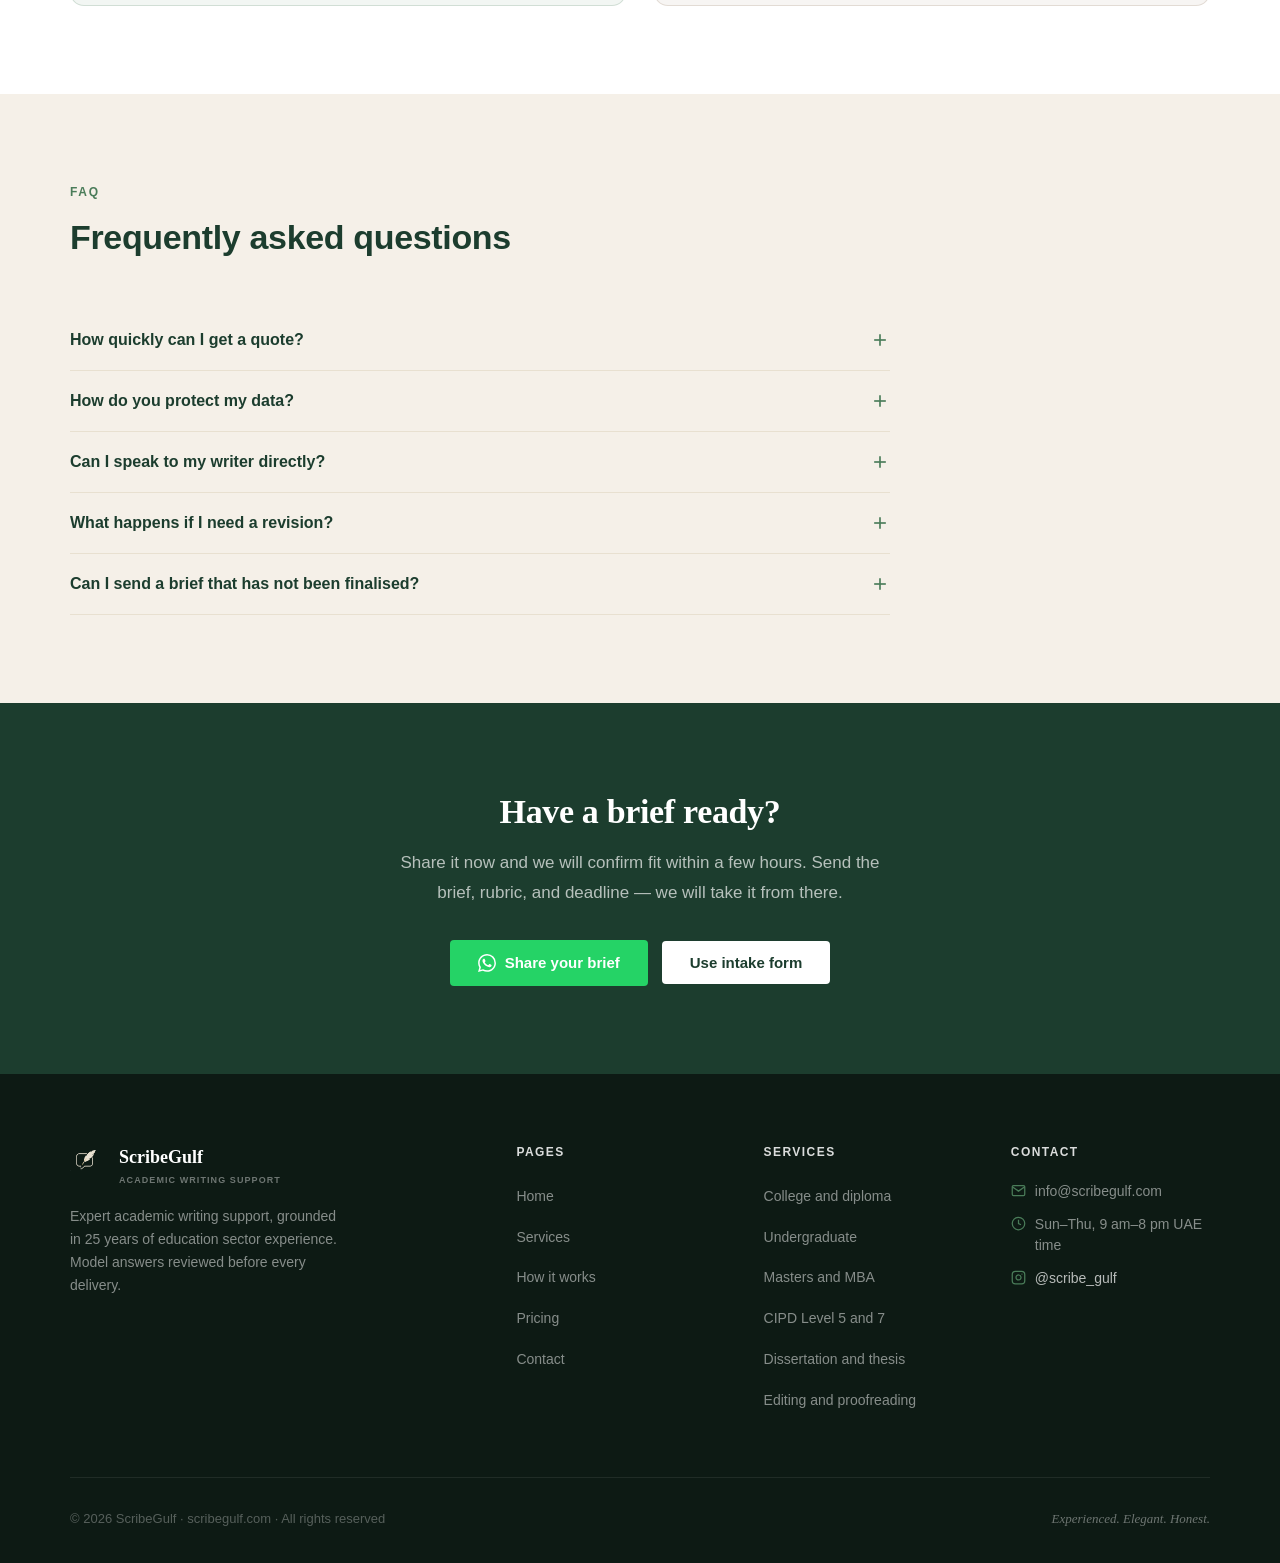
<file: how-it-works.html>
<!DOCTYPE html>
<html lang="en">
<head>
  <meta charset="UTF-8">
  <meta name="viewport" content="width=device-width, initial-scale=1.0">
  <meta name="google-site-verification" content="EeA-iT8VjYXAGGg0yRz0T-tL8fP_zNefTfSF17xezn0" />
  <meta name="robots" content="index, follow">
  <title>How Our Academic Writing Service Works — ScribeGulf UAE</title>
  <meta name="description" content="See how ScribeGulf's 5-step academic writing process works — from brief to delivery in 48-72 hrs. Serving UAE university students. Share your brief.">
  <meta name="keywords" content="academic writing process, how academic writing support works, assignment process, dissertation writing process">
  <link rel="canonical" href="https://scribegulf.com/how-it-works.html">
  <link rel="icon" type="image/png" href="Shield.png">
  <link rel="stylesheet" href="style.css">

  <meta property="og:type" content="website">
  <meta property="og:site_name" content="ScribeGulf">
  <meta property="og:title" content="How Our Academic Writing Service Works — ScribeGulf UAE">
  <meta property="og:description" content="See how ScribeGulf's 5-step academic writing process works — from brief to delivery in 48-72 hrs. Serving UAE university students.">
  <meta property="og:url" content="https://scribegulf.com/how-it-works.html">
  <meta property="og:image" content="https://scribegulf.com/Logo.png">
  <meta property="og:locale" content="en_AE">
  <meta name="twitter:card" content="summary_large_image">
  <meta name="twitter:title" content="How Our Academic Writing Service Works — ScribeGulf UAE">
  <meta name="twitter:description" content="5-step academic writing process from brief to delivery in 48-72 hrs. Serving UAE university students.">
  <meta name="twitter:image" content="https://scribegulf.com/Logo.png">

<script type="application/ld+json">
{
  "@context": "https://schema.org",
  "@type": "HowTo",
  "name": "How to get academic writing support from ScribeGulf",
  "description": "Five steps to receive expert academic writing support in UAE — from sharing your brief to receiving polished, plagiarism-checked model answer material.",
  "totalTime": "PT72H",
  "supply": [
    { "@type": "HowToSupply", "name": "Assignment brief and rubric" },
    { "@type": "HowToSupply", "name": "Deadline information" }
  ],
  "step": [
    { "@type": "HowToStep", "position": 1, "name": "Share your brief", "text": "Send your assignment brief, rubric, deadline, and any supporting materials through WhatsApp or the intake form.", "url": "https://scribegulf.com/how-it-works.html#step-1" },
    { "@type": "HowToStep", "position": 2, "name": "We confirm fit and price", "text": "We review the brief and confirm we can support it. You receive a clear quote based on qualification level, page count, and deadline. There are no hidden fees.", "url": "https://scribegulf.com/how-it-works.html#step-2" },
    { "@type": "HowToStep", "position": 3, "name": "Matched to a subject expert", "text": "Your brief is matched to a writer with relevant subject expertise — MBA, CIPD, engineering, nursing, law, or your specific discipline.", "url": "https://scribegulf.com/how-it-works.html#step-3" },
    { "@type": "HowToStep", "position": 4, "name": "Drafted, then reviewed", "text": "The writer drafts the work to your brief and rubric. Before it reaches you, the order passes a quality review including a plagiarism check targeting below 5% on Copyscape.", "url": "https://scribegulf.com/how-it-works.html#step-4" },
    { "@type": "HowToStep", "position": 5, "name": "Delivered to you", "text": "You receive polished, properly referenced model answer material in academic English within 48 to 72 hours standard, or 24 hours for urgent orders.", "url": "https://scribegulf.com/how-it-works.html#step-5" }
  ]
}
</script>
</head>
<body>

<!-- ═══ NAVIGATION ═══════════════════════════════════════ -->
<nav class="nav">
  <div class="nav__inner">
    <a href="index.html" class="nav__logo" aria-label="ScribeGulf home">
      <img src="Shield-nav.png" class="nav__logo-icon" alt="" aria-hidden="true">
      <div class="nav__logo-wordmark">
        <span class="nav__logo-name">ScribeGulf</span>
        <span class="nav__logo-sub">Academic Writing Support</span>
      </div>
    </a>
    <div class="nav__menu">
      <a href="index.html"        class="nav__link" data-page="index.html">Home</a>
      <a href="services.html"     class="nav__link" data-page="services.html">Services</a>
      <a href="how-it-works.html" class="nav__link" data-page="how-it-works.html">How it works</a>
      <a href="pricing.html"      class="nav__link" data-page="pricing.html">Pricing</a>
      <a href="blog.html"          class="nav__link" data-page="blog.html">Blog</a>
      <a href="contact.html"      class="nav__link" data-page="contact.html">Contact</a>
      <a href="contact.html#brief-form" class="nav__cta">Share your brief</a>
    </div>
    <button class="nav__hamburger" aria-label="Open menu"><span></span><span></span><span></span></button>
  </div>
  <div class="nav__mobile">
    <a href="index.html"        class="nav__link" data-page="index.html">Home</a>
    <a href="services.html"     class="nav__link" data-page="services.html">Services</a>
    <a href="how-it-works.html" class="nav__link" data-page="how-it-works.html">How it works</a>
    <a href="pricing.html"      class="nav__link" data-page="pricing.html">Pricing</a>
    <a href="blog.html"         class="nav__link" data-page="blog.html">Blog</a>
    <a href="contact.html"      class="nav__link" data-page="contact.html">Contact</a>
    <a href="contact.html#brief-form" class="nav__cta btn btn--whatsapp">Share your brief</a>
  </div>
</nav>

<!-- ═══ PAGE HERO ════════════════════════════════════════ -->
<section class="page-hero">
  <div class="page-hero__inner">
    <span class="page-hero__eyebrow">How it works</span>
    <h1>How Our Academic Writing Service Works — 5 Steps from Brief to Delivery</h1>
    <p>A good piece of academic writing comes from understanding the brief, choosing the right writer, and reviewing the work properly before it reaches you. Our process is built around those three principles.</p>
  </div>
</section>

<!-- ═══ FIVE STEPS ════════════════════════════════════════ -->
<section class="section--parchment" style="padding: 88px 28px;">
  <div style="max-width:1140px; margin:0 auto;">
    <div class="section-header reveal">
      <span class="section-label">The process</span>
      <h2>Five steps from brief to delivery</h2>
    </div>

    <!-- Step 1 -->
    <div style="display:grid; grid-template-columns:80px 1fr; gap:32px; margin-top:56px; padding-bottom:48px; border-bottom:1px solid var(--cream);" class="reveal">
      <div style="display:flex; flex-direction:column; align-items:center; gap:0;">
        <div style="width:72px; height:72px; border-radius:50%; background:var(--forest); color:white; font-family:Georgia,serif; font-size:26px; font-weight:700; display:flex; align-items:center; justify-content:center; flex-shrink:0; box-shadow:0 4px 16px rgba(28,61,46,0.2);">1</div>
        <div style="width:2px; flex:1; background:var(--cream); margin-top:12px; min-height:40px;"></div>
      </div>
      <div style="padding-top:12px;">
        <h3 style="font-size:20px; color:var(--forest); margin-bottom:12px;">Share your brief</h3>
        <p style="color:var(--text-mid);">Send your assignment brief, rubric, deadline, and any reading list or supporting materials through WhatsApp or our intake form. The more detail you share, the more accurately we can quote — and the better the writer can match your programme's expectations.</p>
        <div style="margin-top:20px; display:flex; gap:12px; flex-wrap:wrap;">
          <a href="https://wa.me/12368696643?text=Hi%20ScribeGulf%2C%20I%27d%20like%20to%20share%20my%20brief." target="_blank" rel="noopener" class="btn btn--whatsapp" style="font-size:13px; padding:10px 18px;">
            <svg viewBox="0 0 24 24" fill="currentColor" style="width:15px;height:15px;"><path d="M17.472 14.382c-.297-.149-1.758-.867-2.03-.967-.273-.099-.471-.148-.67.15-.197.297-.767.966-.94 1.164-.173.199-.347.223-.644.075-.297-.15-1.255-.463-2.39-1.475-.883-.788-1.48-1.761-1.653-2.059-.173-.297-.018-.458.13-.606.134-.133.298-.347.446-.52.149-.174.198-.298.298-.497.099-.198.05-.371-.025-.52-.075-.149-.669-1.612-.916-2.207-.242-.579-.487-.5-.669-.51-.173-.008-.371-.01-.57-.01-.198 0-.52.074-.792.372-.272.297-1.04 1.016-1.04 2.479 0 1.462 1.065 2.875 1.213 3.074.149.198 2.096 3.2 5.077 4.487.709.306 1.262.489 1.694.625.712.227 1.36.195 1.871.118.571-.085 1.758-.719 2.006-1.413.248-.694.248-1.289.173-1.413-.074-.124-.272-.198-.57-.347m-5.421 7.403h-.004a9.87 9.87 0 01-5.031-1.378l-.361-.214-3.741.982.998-3.648-.235-.374a9.86 9.86 0 01-1.51-5.26c.001-5.45 4.436-9.884 9.888-9.884 2.64 0 5.122 1.03 6.988 2.898a9.825 9.825 0 012.893 6.994c-.003 5.45-4.437 9.884-9.885 9.884m8.413-18.297A11.815 11.815 0 0012.05 0C5.495 0 .16 5.335.157 11.892c0 2.096.547 4.142 1.588 5.945L.057 24l6.305-1.654a11.882 11.882 0 005.683 1.448h.005c6.554 0 11.89-5.335 11.893-11.893a11.821 11.821 0 00-3.48-8.413z"/></svg>
            Send on WhatsApp
          </a>
          <a href="contact.html" class="btn btn--outline" style="font-size:13px; padding:10px 18px;">Use intake form</a>
        </div>
      </div>
    </div>

    <!-- Step 2 -->
    <div style="display:grid; grid-template-columns:80px 1fr; gap:32px; padding-top:48px; padding-bottom:48px; border-bottom:1px solid var(--cream);" class="reveal">
      <div style="display:flex; flex-direction:column; align-items:center;">
        <div style="width:72px; height:72px; border-radius:50%; background:var(--sage); color:white; font-family:Georgia,serif; font-size:26px; font-weight:700; display:flex; align-items:center; justify-content:center; flex-shrink:0; box-shadow:0 4px 16px rgba(74,124,89,0.2);">2</div>
        <div style="width:2px; flex:1; background:var(--cream); margin-top:12px; min-height:40px;"></div>
      </div>
      <div style="padding-top:12px;">
        <h3 style="font-size:20px; color:var(--forest); margin-bottom:12px;">We confirm fit and price</h3>
        <p style="color:var(--text-mid);">We review the brief and confirm we can support it. You receive a clear quote based on qualification level, page count, and deadline. There are no hidden fees and no last-minute surprises.</p>
        <div style="margin-top:16px; padding:16px 20px; background:var(--white); border-radius:8px; border-left:3px solid var(--sage);">
          <p style="font-size:14px; color:var(--text-mid); margin:0;">Quotes are sent within a few hours during working hours (Sunday–Thursday, 9 am–8 pm UAE time). Outside these hours, a quote is sent the next morning.</p>
        </div>
      </div>
    </div>

    <!-- Step 3 -->
    <div style="display:grid; grid-template-columns:80px 1fr; gap:32px; padding-top:48px; padding-bottom:48px; border-bottom:1px solid var(--cream);" class="reveal">
      <div style="display:flex; flex-direction:column; align-items:center;">
        <div style="width:72px; height:72px; border-radius:50%; background:var(--forest); color:white; font-family:Georgia,serif; font-size:26px; font-weight:700; display:flex; align-items:center; justify-content:center; flex-shrink:0; box-shadow:0 4px 16px rgba(28,61,46,0.2);">3</div>
        <div style="width:2px; flex:1; background:var(--cream); margin-top:12px; min-height:40px;"></div>
      </div>
      <div style="padding-top:12px;">
        <h3 style="font-size:20px; color:var(--forest); margin-bottom:12px;">Matched to a subject expert</h3>
        <p style="color:var(--text-mid);">Your brief is matched to a writer with relevant subject expertise — MBA, CIPD, engineering, nursing, law, or your specific discipline. Subject fit is the first quality check, not an optional extra.</p>
        <div style="display:grid; grid-template-columns:repeat(auto-fill, minmax(160px,1fr)); gap:10px; margin-top:20px;">
          <div style="padding:10px 14px; background:var(--white); border:1px solid var(--cream); border-radius:8px; font-size:13px; color:var(--forest); font-weight:600;">MBA and business</div>
          <div style="padding:10px 14px; background:var(--white); border:1px solid var(--cream); border-radius:8px; font-size:13px; color:var(--forest); font-weight:600;">CIPD Level 5 and 7</div>
          <div style="padding:10px 14px; background:var(--white); border:1px solid var(--cream); border-radius:8px; font-size:13px; color:var(--forest); font-weight:600;">Engineering</div>
          <div style="padding:10px 14px; background:var(--white); border:1px solid var(--cream); border-radius:8px; font-size:13px; color:var(--forest); font-weight:600;">Nursing and health</div>
          <div style="padding:10px 14px; background:var(--white); border:1px solid var(--cream); border-radius:8px; font-size:13px; color:var(--forest); font-weight:600;">Law</div>
          <div style="padding:10px 14px; background:var(--white); border:1px solid var(--cream); border-radius:8px; font-size:13px; color:var(--forest); font-weight:600;">IT and computing</div>
        </div>
      </div>
    </div>

    <!-- Step 4 -->
    <div style="display:grid; grid-template-columns:80px 1fr; gap:32px; padding-top:48px; padding-bottom:48px; border-bottom:1px solid var(--cream);" class="reveal">
      <div style="display:flex; flex-direction:column; align-items:center;">
        <div style="width:72px; height:72px; border-radius:50%; background:var(--sage); color:white; font-family:Georgia,serif; font-size:26px; font-weight:700; display:flex; align-items:center; justify-content:center; flex-shrink:0; box-shadow:0 4px 16px rgba(74,124,89,0.2);">4</div>
        <div style="width:2px; flex:1; background:var(--cream); margin-top:12px; min-height:40px;"></div>
      </div>
      <div style="padding-top:12px;">
        <h3 style="font-size:20px; color:var(--forest); margin-bottom:12px;">Drafted, then reviewed</h3>
        <p style="color:var(--text-mid);">The writer drafts the work to your brief and rubric. Before it reaches you, the order passes a quality review against your brief, your rubric, academic English standards, and originality checks.</p>
        <div class="quality-grid" style="margin-top:24px;">
          <div class="qitem">
            <div class="qitem__icon"><svg viewBox="0 0 24 24" fill="none" stroke="currentColor" stroke-width="1.5"><path d="M14 2H6a2 2 0 0 0-2 2v16a2 2 0 0 0 2 2h12a2 2 0 0 0 2-2V8z"></path><polyline points="14 2 14 8 20 8"></polyline><line x1="16" y1="13" x2="8" y2="13"></line></svg></div>
            <div>
              <h3>Brief and rubric check</h3>
              <p>Verified against your submission requirements before delivery.</p>
            </div>
          </div>
          <div class="qitem">
            <div class="qitem__icon"><svg viewBox="0 0 24 24" fill="none" stroke="currentColor" stroke-width="1.5"><circle cx="11" cy="11" r="8"></circle><line x1="21" y1="21" x2="16.65" y2="16.65"></line></svg></div>
            <div>
              <h3>Plagiarism check</h3>
              <p>Copyscape check targeting below 5% similarity on every order.</p>
            </div>
          </div>
          <div class="qitem">
            <div class="qitem__icon"><svg viewBox="0 0 24 24" fill="none" stroke="currentColor" stroke-width="1.5"><path d="M12 22s8-4 8-10V5l-8-3-8 3v7c0 6 8 10 8 10z"></path></svg></div>
            <div>
              <h3>Academic English review</h3>
              <p>Grammar, syntax, and citation standards checked throughout.</p>
            </div>
          </div>
          <div class="qitem">
            <div class="qitem__icon"><svg viewBox="0 0 24 24" fill="none" stroke="currentColor" stroke-width="1.5"><polyline points="9 11 12 14 22 4"></polyline><path d="M21 12v7a2 2 0 0 1-2 2H5a2 2 0 0 1-2-2V5a2 2 0 0 1 2-2h11"></path></svg></div>
            <div>
              <h3>Owner-led quality audit</h3>
              <p>At launch, every order is read by the same person who built the service.</p>
            </div>
          </div>
        </div>
      </div>
    </div>

    <!-- Step 5 -->
    <div style="display:grid; grid-template-columns:80px 1fr; gap:32px; padding-top:48px;" class="reveal">
      <div style="display:flex; flex-direction:column; align-items:center;">
        <div style="width:72px; height:72px; border-radius:50%; background:var(--walnut); color:white; font-family:Georgia,serif; font-size:26px; font-weight:700; display:flex; align-items:center; justify-content:center; flex-shrink:0; box-shadow:0 4px 16px rgba(107,68,35,0.2);">5</div>
      </div>
      <div style="padding-top:12px;">
        <h3 style="font-size:20px; color:var(--forest); margin-bottom:12px;">Delivered to you</h3>
        <p style="color:var(--text-mid);">You receive polished, properly referenced model answer material in academic English. If something is off, request a revision and we will work through it with you.</p>
        <div style="margin-top:16px; padding:20px 24px; background:var(--white); border-radius:var(--radius-lg); border:1px solid var(--cream); display:flex; align-items:flex-start; gap:16px;">
          <svg style="width:24px;height:24px;color:var(--sage);flex-shrink:0;margin-top:2px;" viewBox="0 0 24 24" fill="none" stroke="currentColor" stroke-width="1.5"><circle cx="12" cy="12" r="10"></circle><line x1="12" y1="8" x2="12" y2="12"></line><line x1="12" y1="16" x2="12.01" y2="16"></line></svg>
          <p style="font-size:15px; color:var(--text-mid); margin:0;">Revisions are accepted within seven days of delivery. Most tiers include one to two revisions; dissertation work includes unlimited revisions through supervisor feedback rounds.</p>
        </div>
      </div>
    </div>
  </div>
</section>

<!-- ═══ SCOPE: WHAT WE SUPPORT ═══════════════════════════ -->
<section class="section--white" style="padding: 88px 28px;">
  <div style="max-width:1140px; margin:0 auto;">
    <div class="section-header reveal">
      <span class="section-label">Scope</span>
      <h2>What we support, and what we do not</h2>
      <p class="section-intro">Honesty about scope is part of how we work.</p>
    </div>
    <div class="scope-grid reveal">
      <div class="scope-col scope-col--yes">
        <h3>
          <svg viewBox="0 0 24 24" fill="none" stroke="currentColor" stroke-width="2"><polyline points="20 6 9 17 4 12"></polyline></svg>
          We support
        </h3>
        <ul class="scope-list">
          <li>Assignment, coursework, and dissertation writing as model answer material</li>
          <li>CIPD Level 5 and 7 HR and procurement assignments</li>
          <li>Editing and proofreading on work you have already written</li>
          <li>Reference material across business, IT, engineering, nursing, law, and most academic disciplines</li>
          <li>Research proposals and literature reviews</li>
          <li>Reflective essays and case studies</li>
        </ul>
      </div>
      <div class="scope-col scope-col--no">
        <h3>
          <svg viewBox="0 0 24 24" fill="none" stroke="currentColor" stroke-width="2"><line x1="18" y1="6" x2="6" y2="18"></line><line x1="6" y1="6" x2="18" y2="18"></line></svg>
          We do not support
        </h3>
        <ul class="scope-list">
          <li>Exams, invigilated assessments, or timed tests</li>
          <li>Ghostwriting work submitted as the student's own without learning from it</li>
          <li>Grade guarantees or promised outcomes</li>
          <li>Work in languages other than English</li>
          <li>Content that violates your university's academic integrity policy</li>
        </ul>
      </div>
    </div>
  </div>
</section>

<!-- ═══ FAQ ═══════════════════════════════════════════════ -->
<section class="section--parchment" style="padding: 88px 28px;">
  <div style="max-width:1140px; margin:0 auto;">
    <div class="section-header reveal">
      <span class="section-label">FAQ</span>
      <h2>Frequently asked questions</h2>
    </div>
    <div class="faq-wrap reveal">
      <div class="faq-item">
        <button class="faq-q">How quickly can I get a quote?
          <svg viewBox="0 0 24 24" fill="none" stroke="currentColor" stroke-width="2"><line x1="12" y1="5" x2="12" y2="19"></line><line x1="5" y1="12" x2="19" y2="12"></line></svg>
        </button>
        <div class="faq-a"><p>During working hours, expect a quote within a few hours. Outside working hours, a quote is sent the next morning UAE time (Sunday–Thursday).</p></div>
      </div>
      <div class="faq-item">
        <button class="faq-q">How do you protect my data?
          <svg viewBox="0 0 24 24" fill="none" stroke="currentColor" stroke-width="2"><line x1="12" y1="5" x2="12" y2="19"></line><line x1="5" y1="12" x2="19" y2="12"></line></svg>
        </button>
        <div class="faq-a"><p>Briefs and contact details are kept confidential and used only for matching, quality review, and delivery. We never share student data with anyone outside the assigned writer and quality reviewer.</p></div>
      </div>
      <div class="faq-item">
        <button class="faq-q">Can I speak to my writer directly?
          <svg viewBox="0 0 24 24" fill="none" stroke="currentColor" stroke-width="2"><line x1="12" y1="5" x2="12" y2="19"></line><line x1="5" y1="12" x2="19" y2="12"></line></svg>
        </button>
        <div class="faq-a"><p>Communication runs through your dedicated point of contact, which keeps quality review consistent. You can request clarifications, structure changes, or specific source preferences at any point.</p></div>
      </div>
      <div class="faq-item">
        <button class="faq-q">What happens if I need a revision?
          <svg viewBox="0 0 24 24" fill="none" stroke="currentColor" stroke-width="2"><line x1="12" y1="5" x2="12" y2="19"></line><line x1="5" y1="12" x2="19" y2="12"></line></svg>
        </button>
        <div class="faq-a"><p>Tell us what needs adjusting through WhatsApp. Most tiers include one or two revisions; dissertation work includes unlimited revisions through supervisor feedback rounds. Revision requests are accepted within seven days of delivery.</p></div>
      </div>
      <div class="faq-item">
        <button class="faq-q">Can I send a brief that has not been finalised?
          <svg viewBox="0 0 24 24" fill="none" stroke="currentColor" stroke-width="2"><line x1="12" y1="5" x2="12" y2="19"></line><line x1="5" y1="12" x2="19" y2="12"></line></svg>
        </button>
        <div class="faq-a"><p>Yes. Send what you have and we will tell you what additional detail is needed before we can quote.</p></div>
      </div>
    </div>
  </div>
</section>

<!-- ═══ BOTTOM CTA ════════════════════════════════════════ -->
<section class="cta-section">
  <div class="reveal">
    <h2>Have a brief ready?</h2>
    <p>Share it now and we will confirm fit within a few hours. Send the brief, rubric, and deadline — we will take it from there.</p>
    <div class="btn-group" style="justify-content:center;">
      <a href="https://wa.me/12368696643?text=Hi%20ScribeGulf%2C%20I%27d%20like%20to%20share%20my%20brief." target="_blank" rel="noopener" class="btn btn--whatsapp">
        <svg viewBox="0 0 24 24" fill="currentColor"><path d="M17.472 14.382c-.297-.149-1.758-.867-2.03-.967-.273-.099-.471-.148-.67.15-.197.297-.767.966-.94 1.164-.173.199-.347.223-.644.075-.297-.15-1.255-.463-2.39-1.475-.883-.788-1.48-1.761-1.653-2.059-.173-.297-.018-.458.13-.606.134-.133.298-.347.446-.52.149-.174.198-.298.298-.497.099-.198.05-.371-.025-.52-.075-.149-.669-1.612-.916-2.207-.242-.579-.487-.5-.669-.51-.173-.008-.371-.01-.57-.01-.198 0-.52.074-.792.372-.272.297-1.04 1.016-1.04 2.479 0 1.462 1.065 2.875 1.213 3.074.149.198 2.096 3.2 5.077 4.487.709.306 1.262.489 1.694.625.712.227 1.36.195 1.871.118.571-.085 1.758-.719 2.006-1.413.248-.694.248-1.289.173-1.413-.074-.124-.272-.198-.57-.347m-5.421 7.403h-.004a9.87 9.87 0 01-5.031-1.378l-.361-.214-3.741.982.998-3.648-.235-.374a9.86 9.86 0 01-1.51-5.26c.001-5.45 4.436-9.884 9.888-9.884 2.64 0 5.122 1.03 6.988 2.898a9.825 9.825 0 012.893 6.994c-.003 5.45-4.437 9.884-9.885 9.884m8.413-18.297A11.815 11.815 0 0012.05 0C5.495 0 .16 5.335.157 11.892c0 2.096.547 4.142 1.588 5.945L.057 24l6.305-1.654a11.882 11.882 0 005.683 1.448h.005c6.554 0 11.89-5.335 11.893-11.893a11.821 11.821 0 00-3.48-8.413z"/></svg>
        Share your brief
      </a>
      <a href="contact.html" class="btn btn--white">Use intake form</a>
    </div>
  </div>
</section>

<!-- ═══ FOOTER ════════════════════════════════════════════ -->
<footer class="footer">
  <div class="footer__top">
    <div>
      <div class="footer__logo-wrap">
        <img src="Shield-nav.png" class="footer__logo-icon" alt="" aria-hidden="true">
        <div>
          <div class="footer__logo-name">ScribeGulf</div>
          <span class="footer__logo-sub">Academic Writing Support</span>
        </div>
      </div>
      <p class="footer__brand-desc">Expert academic writing support, grounded in 25 years of education sector experience. Model answers reviewed before every delivery.</p>
    </div>
    <div>
      <div class="footer__col-title">Pages</div>
      <ul class="footer__links">
        <li><a href="index.html">Home</a></li>
        <li><a href="services.html">Services</a></li>
        <li><a href="how-it-works.html">How it works</a></li>
        <li><a href="pricing.html">Pricing</a></li>
        <li><a href="contact.html">Contact</a></li>
      </ul>
    </div>
    <div>
      <div class="footer__col-title">Services</div>
      <ul class="footer__links">
        <li><a href="services.html">College and diploma</a></li>
        <li><a href="services.html">Undergraduate</a></li>
        <li><a href="services.html">Masters and MBA</a></li>
        <li><a href="services.html">CIPD Level 5 and 7</a></li>
        <li><a href="services.html">Dissertation and thesis</a></li>
        <li><a href="services.html">Editing and proofreading</a></li>
      </ul>
    </div>
    <div>
      <div class="footer__col-title">Contact</div>
      <div class="footer__contact-item"><svg class="footer__contact-icon" viewBox="0 0 24 24" fill="none" stroke="currentColor" stroke-width="2"><path d="M4 4h16c1.1 0 2 .9 2 2v12c0 1.1-.9 2-2 2H4c-1.1 0-2-.9-2-2V6c0-1.1.9-2 2-2z"></path><polyline points="22,6 12,13 2,6"></polyline></svg>info@scribegulf.com</div>
      <div class="footer__contact-item"><svg class="footer__contact-icon" viewBox="0 0 24 24" fill="none" stroke="currentColor" stroke-width="2"><circle cx="12" cy="12" r="10"></circle><polyline points="12 6 12 12 16 14"></polyline></svg>Sun–Thu, 9 am–8 pm UAE time</div>
      <div class="footer__contact-item"><svg class="footer__contact-icon" viewBox="0 0 24 24" fill="none" stroke="currentColor" stroke-width="2" stroke-linecap="round" stroke-linejoin="round"><rect x="2" y="2" width="20" height="20" rx="5" ry="5"></rect><path d="M16 11.37A4 4 0 1 1 12.63 8 4 4 0 0 1 16 11.37z"></path><line x1="17.5" y1="6.5" x2="17.51" y2="6.5"></line></svg><a href="https://www.instagram.com/scribe_gulf" target="_blank" rel="noopener" style="color:rgba(255,255,255,0.7);text-decoration:none;">@scribe_gulf</a></div>
    </div>
  </div>
  <div class="footer__bottom">
    <div class="footer__copy">© 2026 ScribeGulf · scribegulf.com · All rights reserved</div>
    <div class="footer__tagline">Experienced. Elegant. Honest.</div>
  </div>
</footer>

<a href="https://wa.me/12368696643?text=Hi%20ScribeGulf%2C%20I%27d%20like%20to%20share%20my%20brief." target="_blank" rel="noopener" class="wa-float" aria-label="Chat on WhatsApp">
  <svg viewBox="0 0 24 24" fill="white" xmlns="http://www.w3.org/2000/svg"><path d="M17.472 14.382c-.297-.149-1.758-.867-2.03-.967-.273-.099-.471-.148-.67.15-.197.297-.767.966-.94 1.164-.173.199-.347.223-.644.075-.297-.15-1.255-.463-2.39-1.475-.883-.788-1.48-1.761-1.653-2.059-.173-.297-.018-.458.13-.606.134-.133.298-.347.446-.52.149-.174.198-.298.298-.497.099-.198.05-.371-.025-.52-.075-.149-.669-1.612-.916-2.207-.242-.579-.487-.5-.669-.51-.173-.008-.371-.01-.57-.01-.198 0-.52.074-.792.372-.272.297-1.04 1.016-1.04 2.479 0 1.462 1.065 2.875 1.213 3.074.149.198 2.096 3.2 5.077 4.487.709.306 1.262.489 1.694.625.712.227 1.36.195 1.871.118.571-.085 1.758-.719 2.006-1.413.248-.694.248-1.289.173-1.413-.074-.124-.272-.198-.57-.347m-5.421 7.403h-.004a9.87 9.87 0 01-5.031-1.378l-.361-.214-3.741.982.998-3.648-.235-.374a9.86 9.86 0 01-1.51-5.26c.001-5.45 4.436-9.884 9.888-9.884 2.64 0 5.122 1.03 6.988 2.898a9.825 9.825 0 012.893 6.994c-.003 5.45-4.437 9.884-9.885 9.884m8.413-18.297A11.815 11.815 0 0012.05 0C5.495 0 .16 5.335.157 11.892c0 2.096.547 4.142 1.588 5.945L.057 24l6.305-1.654a11.882 11.882 0 005.683 1.448h.005c6.554 0 11.89-5.335 11.893-11.893a11.821 11.821 0 00-3.48-8.413z"/></svg>
</a>
<script src="script.js"></script>
</body>
</html>
</file>
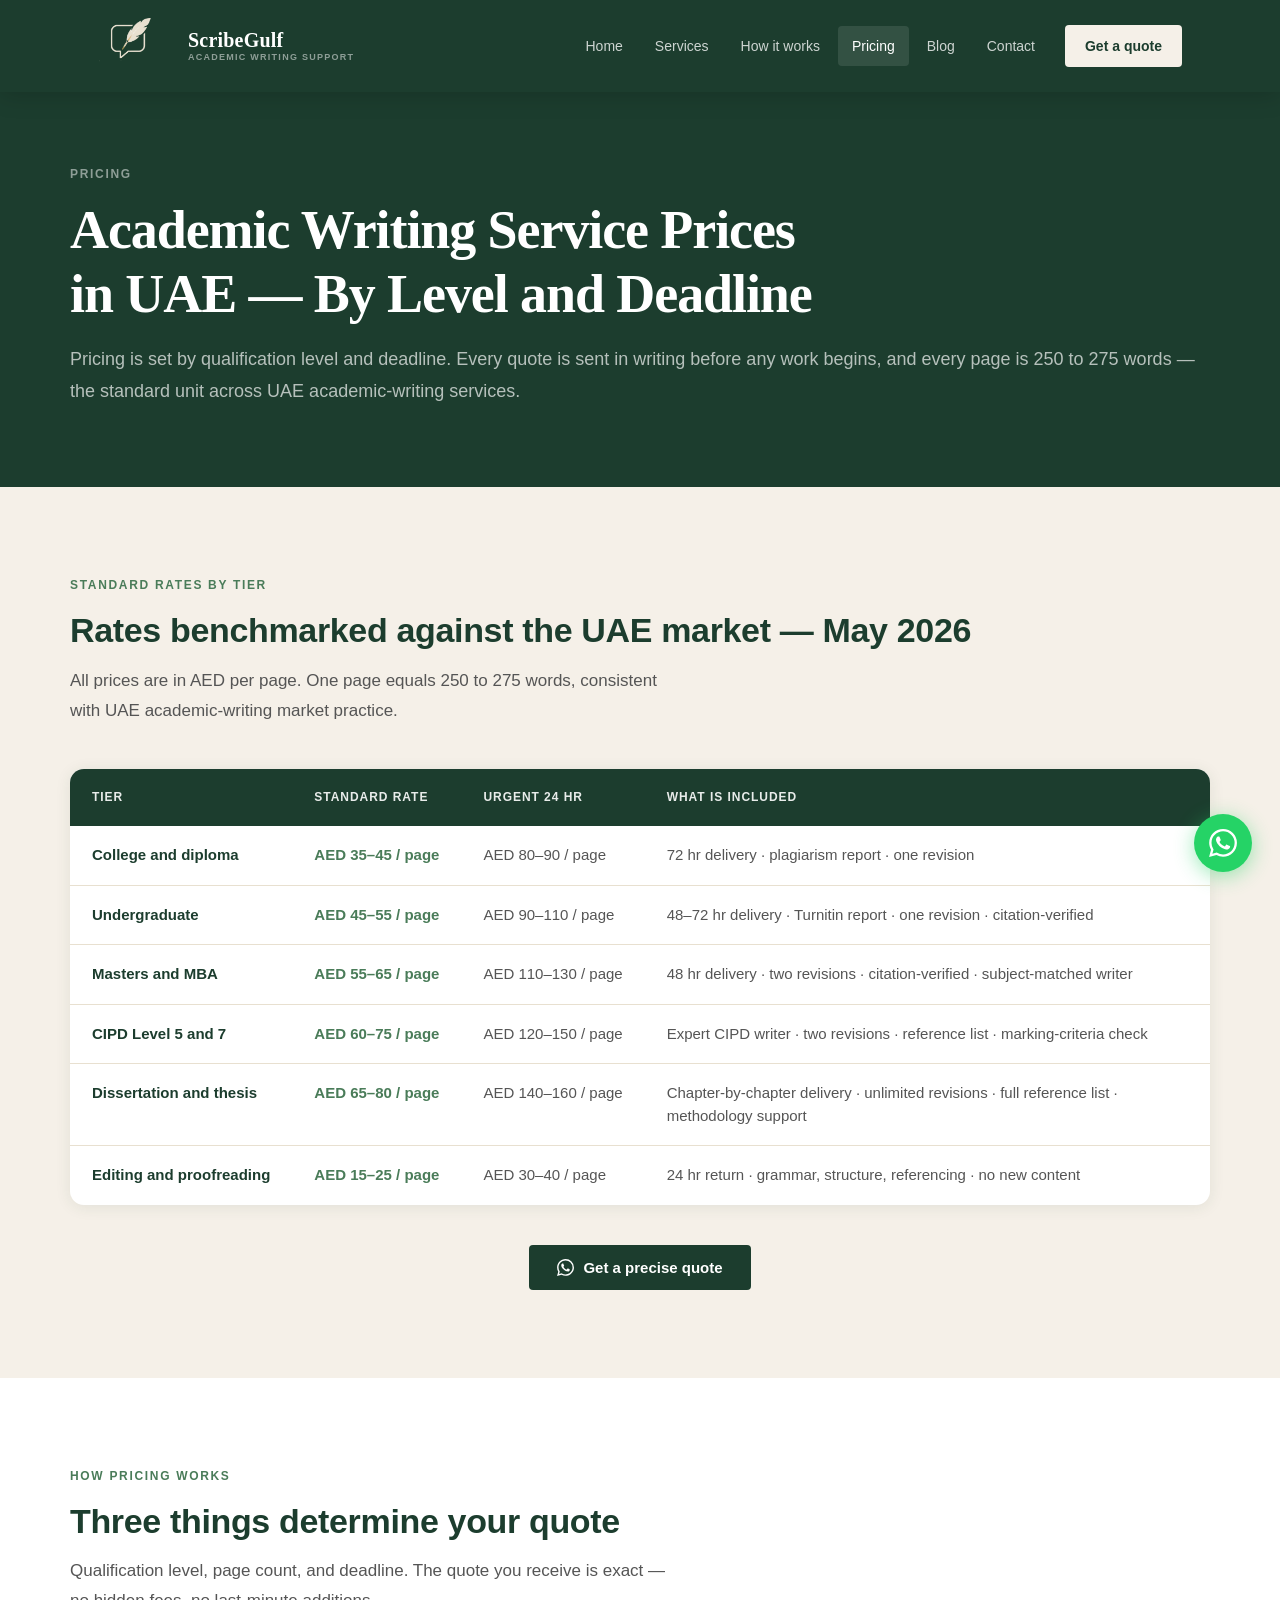
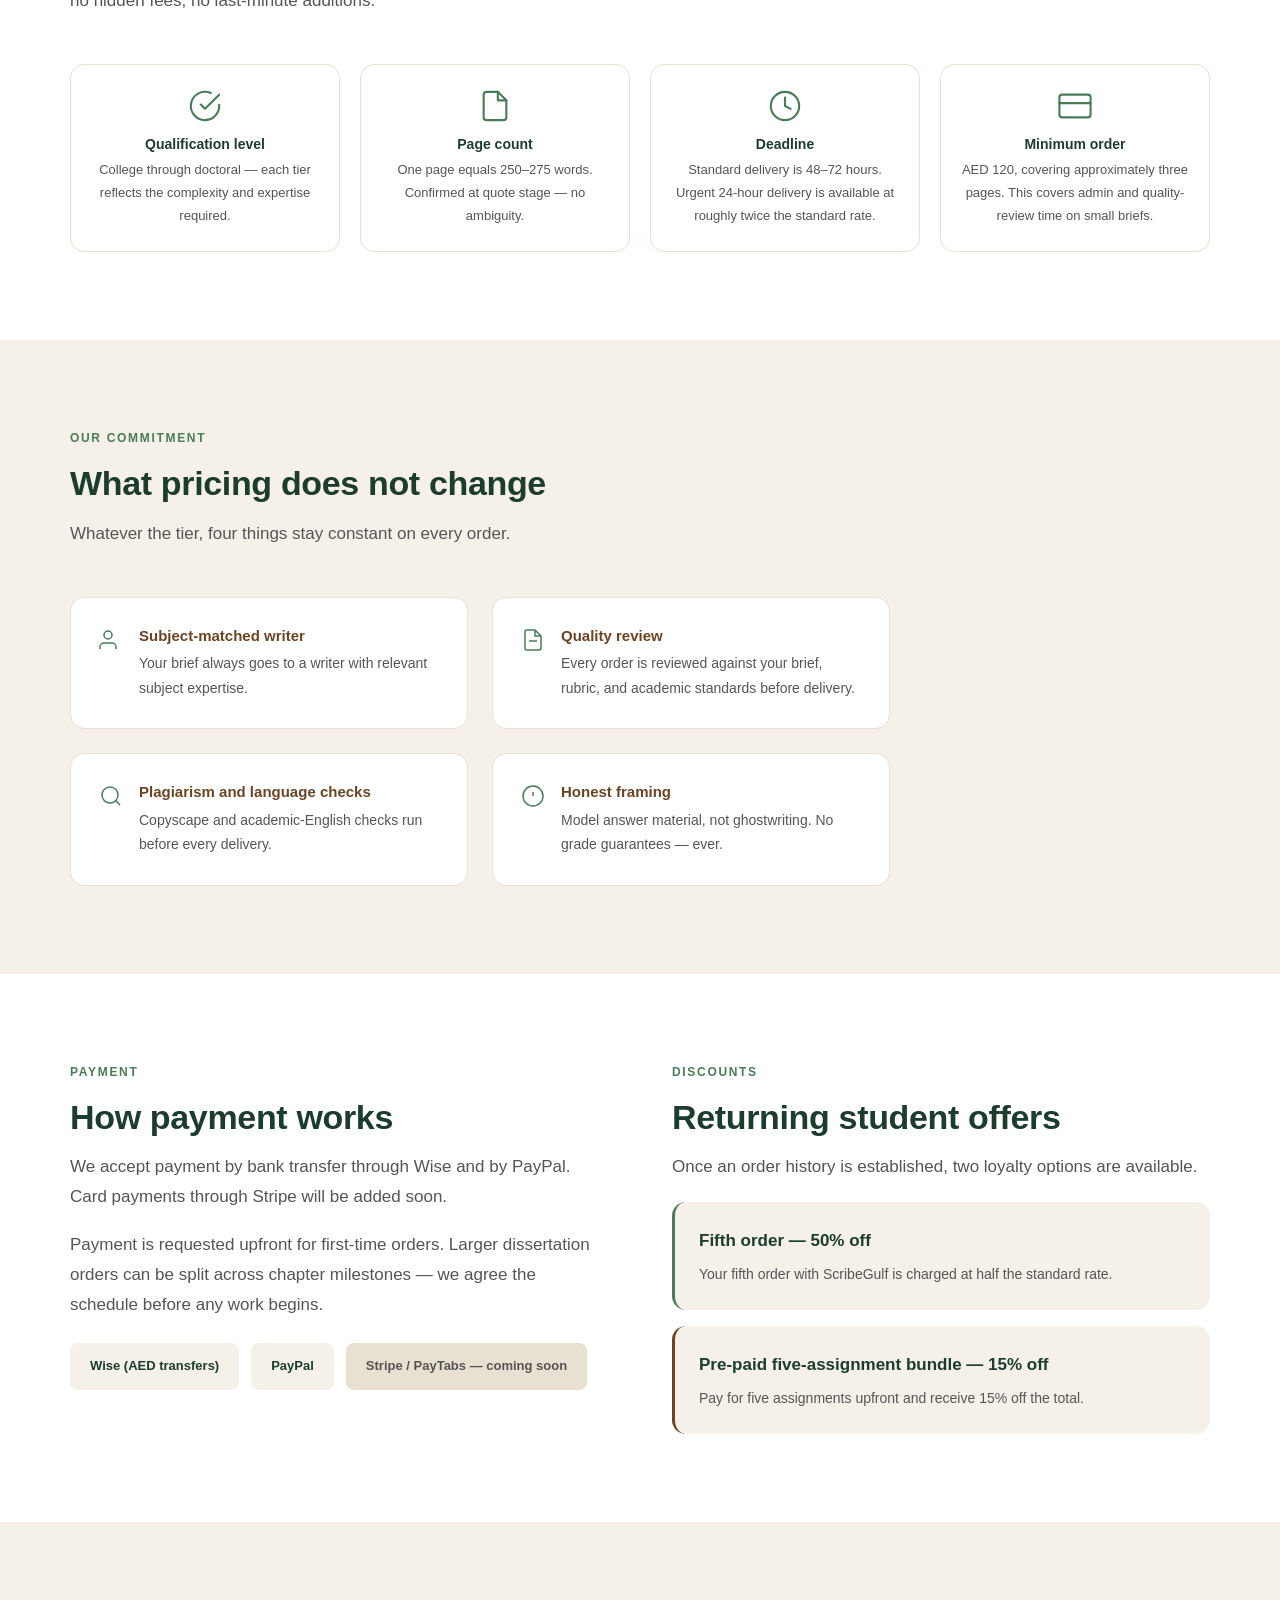
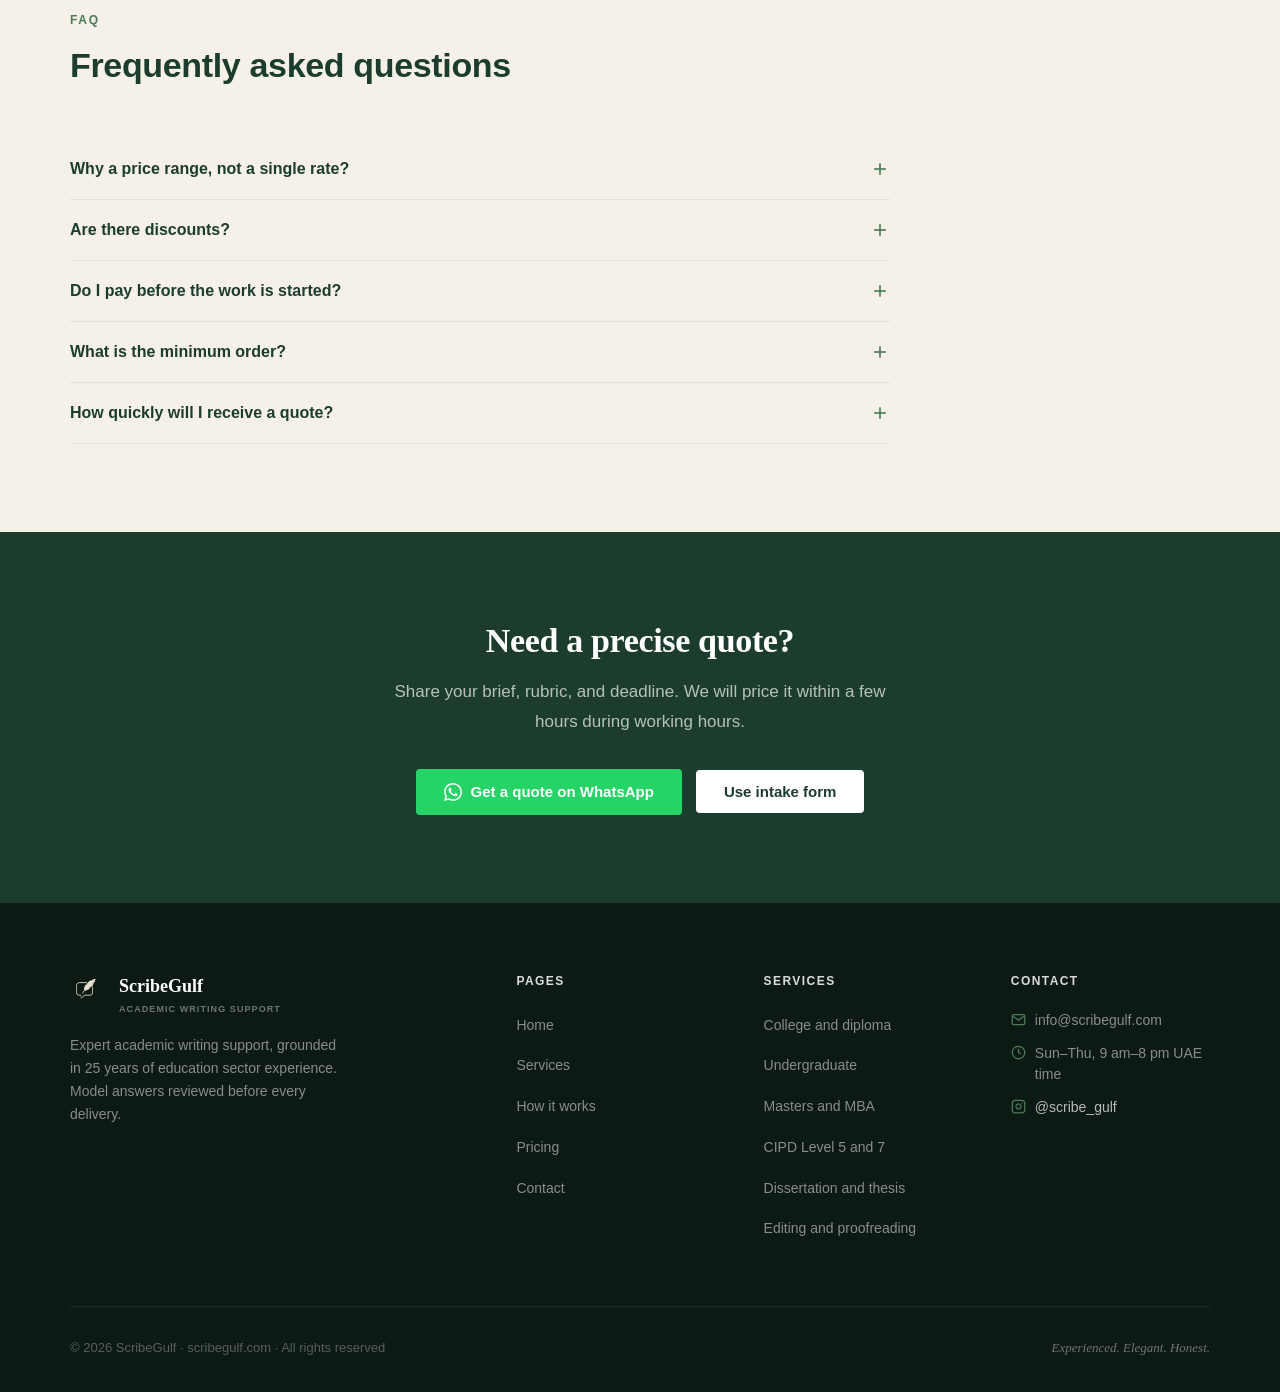
<file: pricing.html>
<!DOCTYPE html>
<html lang="en">
<head>
  <meta charset="UTF-8">
  <meta name="viewport" content="width=device-width, initial-scale=1.0">
  <meta name="google-site-verification" content="EeA-iT8VjYXAGGg0yRz0T-tL8fP_zNefTfSF17xezn0" />
  <meta name="robots" content="index, follow">
  <title>Academic Writing Prices UAE — From AED 35/Page | ScribeGulf</title>
  <meta name="description" content="Academic writing prices in UAE: college AED 35/page, MBA AED 55/page, CIPD AED 60/page, dissertation AED 65/page. No hidden fees. Get a quote.">
  <meta name="keywords" content="academic writing pricing, MBA assignment price, CIPD assignment cost, dissertation pricing UAE">
  <link rel="canonical" href="https://scribegulf.com/pricing.html">
  <link rel="icon" type="image/png" href="Shield.png">
  <link rel="stylesheet" href="style.css">

  <meta property="og:type" content="website">
  <meta property="og:site_name" content="ScribeGulf">
  <meta property="og:title" content="Academic Writing Prices UAE — From AED 35/Page | ScribeGulf">
  <meta property="og:description" content="Clear academic writing prices in UAE: college AED 35, undergraduate AED 45, MBA AED 55, CIPD AED 60, dissertation AED 65 per page. No hidden fees.">
  <meta property="og:url" content="https://scribegulf.com/pricing.html">
  <meta property="og:image" content="https://scribegulf.com/Logo.png">
  <meta property="og:locale" content="en_AE">
  <meta name="twitter:card" content="summary_large_image">
  <meta name="twitter:title" content="Academic Writing Prices UAE — From AED 35/Page | ScribeGulf">
  <meta name="twitter:description" content="College AED 35, MBA AED 55, CIPD AED 60, dissertation AED 65 per page. No hidden fees.">
  <meta name="twitter:image" content="https://scribegulf.com/Logo.png">

<script type="application/ld+json">
{
  "@context": "https://schema.org",
  "@type": "ItemList",
  "name": "Academic Writing Prices UAE — ScribeGulf",
  "description": "Academic writing service prices in UAE by qualification level. Per page equals 250-275 words.",
  "itemListElement": [
    {
      "@type": "Offer",
      "position": 1,
      "name": "College and Diploma — per page",
      "priceCurrency": "AED",
      "priceSpecification": {
        "@type": "PriceSpecification",
        "minPrice": "35",
        "maxPrice": "45",
        "priceCurrency": "AED"
      },
      "areaServed": "AE",
      "seller": {
        "@type": "Organization",
        "name": "ScribeGulf",
        "url": "https://scribegulf.com"
      }
    },
    {
      "@type": "Offer",
      "position": 2,
      "name": "Undergraduate — per page",
      "priceCurrency": "AED",
      "priceSpecification": {
        "@type": "PriceSpecification",
        "minPrice": "45",
        "maxPrice": "55",
        "priceCurrency": "AED"
      },
      "areaServed": "AE",
      "seller": {
        "@type": "Organization",
        "name": "ScribeGulf",
        "url": "https://scribegulf.com"
      }
    },
    {
      "@type": "Offer",
      "position": 3,
      "name": "Masters and MBA — per page",
      "priceCurrency": "AED",
      "priceSpecification": {
        "@type": "PriceSpecification",
        "minPrice": "55",
        "maxPrice": "65",
        "priceCurrency": "AED"
      },
      "areaServed": "AE",
      "seller": {
        "@type": "Organization",
        "name": "ScribeGulf",
        "url": "https://scribegulf.com"
      }
    },
    {
      "@type": "Offer",
      "position": 4,
      "name": "CIPD Level 5 and 7 — per page",
      "priceCurrency": "AED",
      "priceSpecification": {
        "@type": "PriceSpecification",
        "minPrice": "60",
        "maxPrice": "75",
        "priceCurrency": "AED"
      },
      "areaServed": "AE",
      "seller": {
        "@type": "Organization",
        "name": "ScribeGulf",
        "url": "https://scribegulf.com"
      }
    },
    {
      "@type": "Offer",
      "position": 5,
      "name": "Dissertation and Thesis — per page",
      "priceCurrency": "AED",
      "priceSpecification": {
        "@type": "PriceSpecification",
        "minPrice": "65",
        "maxPrice": "80",
        "priceCurrency": "AED"
      },
      "areaServed": "AE",
      "seller": {
        "@type": "Organization",
        "name": "ScribeGulf",
        "url": "https://scribegulf.com"
      }
    },
    {
      "@type": "Offer",
      "position": 6,
      "name": "Editing and Proofreading — per page",
      "priceCurrency": "AED",
      "priceSpecification": {
        "@type": "PriceSpecification",
        "minPrice": "15",
        "maxPrice": "25",
        "priceCurrency": "AED"
      },
      "areaServed": "AE",
      "seller": {
        "@type": "Organization",
        "name": "ScribeGulf",
        "url": "https://scribegulf.com"
      }
    }
  ]
}
</script>
</head>
<body>

<!-- ═══ NAVIGATION ═══════════════════════════════════════ -->
<nav class="nav">
  <div class="nav__inner">
    <a href="index.html" class="nav__logo" aria-label="ScribeGulf home">
      <img src="Shield-nav.png" class="nav__logo-icon" alt="" aria-hidden="true">
      <div class="nav__logo-wordmark">
        <span class="nav__logo-name">ScribeGulf</span>
        <span class="nav__logo-sub">Academic Writing Support</span>
      </div>
    </a>
    <div class="nav__menu">
      <a href="index.html"        class="nav__link" data-page="index.html">Home</a>
      <a href="services.html"     class="nav__link" data-page="services.html">Services</a>
      <a href="how-it-works.html" class="nav__link" data-page="how-it-works.html">How it works</a>
      <a href="pricing.html"      class="nav__link" data-page="pricing.html">Pricing</a>
      <a href="blog.html"          class="nav__link" data-page="blog.html">Blog</a>
      <a href="contact.html"      class="nav__link" data-page="contact.html">Contact</a>
      <a href="https://wa.me/12368696643?text=Hi%20ScribeGulf%2C%20I%27d%20like%20a%20quote." target="_blank" rel="noopener" class="nav__cta">Get a quote</a>
    </div>
    <button class="nav__hamburger" aria-label="Open menu"><span></span><span></span><span></span></button>
  </div>
  <div class="nav__mobile">
    <a href="index.html"        class="nav__link" data-page="index.html">Home</a>
    <a href="services.html"     class="nav__link" data-page="services.html">Services</a>
    <a href="how-it-works.html" class="nav__link" data-page="how-it-works.html">How it works</a>
    <a href="pricing.html"      class="nav__link" data-page="pricing.html">Pricing</a>
    <a href="blog.html"         class="nav__link" data-page="blog.html">Blog</a>
    <a href="contact.html"      class="nav__link" data-page="contact.html">Contact</a>
    <a href="https://wa.me/12368696643?text=Hi%20ScribeGulf%2C%20I%27d%20like%20a%20quote." target="_blank" rel="noopener" class="nav__cta btn btn--whatsapp">Get a quote</a>
  </div>
</nav>

<!-- ═══ PAGE HERO ════════════════════════════════════════ -->
<section class="page-hero">
  <div class="page-hero__inner">
    <span class="page-hero__eyebrow">Pricing</span>
    <h1>Academic Writing Service Prices in UAE — By Level and Deadline</h1>
    <p>Pricing is set by qualification level and deadline. Every quote is sent in writing before any work begins, and every page is 250 to 275 words — the standard unit across UAE academic-writing services.</p>
  </div>
</section>

<!-- ═══ PRICING TABLE ════════════════════════════════════ -->
<section class="section--parchment" style="padding: 88px 28px;">
  <div style="max-width:1140px; margin:0 auto;">
    <div class="section-header reveal">
      <span class="section-label">Standard rates by tier</span>
      <h2>Rates benchmarked against the UAE market — May 2026</h2>
      <p class="section-intro">All prices are in AED per page. One page equals 250 to 275 words, consistent with UAE academic-writing market practice.</p>
    </div>

    <!-- Desktop table -->
    <table class="pricing-table reveal">
      <thead>
        <tr>
          <th>Tier</th>
          <th>Standard rate</th>
          <th>Urgent 24 hr</th>
          <th>What is included</th>
        </tr>
      </thead>
      <tbody>
        <tr>
          <td class="td--tier">College and diploma</td>
          <td class="td--std">AED 35–45 / page</td>
          <td class="td--urg">AED 80–90 / page</td>
          <td class="td--inc">72 hr delivery · plagiarism report · one revision</td>
        </tr>
        <tr>
          <td class="td--tier">Undergraduate</td>
          <td class="td--std">AED 45–55 / page</td>
          <td class="td--urg">AED 90–110 / page</td>
          <td class="td--inc">48–72 hr delivery · Turnitin report · one revision · citation-verified</td>
        </tr>
        <tr>
          <td class="td--tier">Masters and MBA</td>
          <td class="td--std">AED 55–65 / page</td>
          <td class="td--urg">AED 110–130 / page</td>
          <td class="td--inc">48 hr delivery · two revisions · citation-verified · subject-matched writer</td>
        </tr>
        <tr>
          <td class="td--tier">CIPD Level 5 and 7</td>
          <td class="td--std">AED 60–75 / page</td>
          <td class="td--urg">AED 120–150 / page</td>
          <td class="td--inc">Expert CIPD writer · two revisions · reference list · marking-criteria check</td>
        </tr>
        <tr>
          <td class="td--tier">Dissertation and thesis</td>
          <td class="td--std">AED 65–80 / page</td>
          <td class="td--urg">AED 140–160 / page</td>
          <td class="td--inc">Chapter-by-chapter delivery · unlimited revisions · full reference list · methodology support</td>
        </tr>
        <tr>
          <td class="td--tier">Editing and proofreading</td>
          <td class="td--std">AED 15–25 / page</td>
          <td class="td--urg">AED 30–40 / page</td>
          <td class="td--inc">24 hr return · grammar, structure, referencing · no new content</td>
        </tr>
      </tbody>
    </table>

    <!-- Mobile cards -->
    <div class="pricing-cards">
      <div class="pricing-card">
        <div class="pc__tier">College and diploma</div>
        <div class="pc__std">AED 35–45 / page</div>
        <div class="pc__urg">Urgent 24 hr: AED 80–90 / page</div>
        <div class="pc__inc">72 hr delivery · plagiarism report · one revision</div>
      </div>
      <div class="pricing-card">
        <div class="pc__tier">Undergraduate</div>
        <div class="pc__std">AED 45–55 / page</div>
        <div class="pc__urg">Urgent 24 hr: AED 90–110 / page</div>
        <div class="pc__inc">48–72 hr delivery · Turnitin report · one revision · citation-verified</div>
      </div>
      <div class="pricing-card">
        <div class="pc__tier">Masters and MBA</div>
        <div class="pc__std">AED 55–65 / page</div>
        <div class="pc__urg">Urgent 24 hr: AED 110–130 / page</div>
        <div class="pc__inc">48 hr delivery · two revisions · citation-verified · subject-matched writer</div>
      </div>
      <div class="pricing-card">
        <div class="pc__tier">CIPD Level 5 and 7</div>
        <div class="pc__std">AED 60–75 / page</div>
        <div class="pc__urg">Urgent 24 hr: AED 120–150 / page</div>
        <div class="pc__inc">Expert CIPD writer · two revisions · reference list · marking-criteria check</div>
      </div>
      <div class="pricing-card">
        <div class="pc__tier">Dissertation and thesis</div>
        <div class="pc__std">AED 65–80 / page</div>
        <div class="pc__urg">Urgent 24 hr: AED 140–160 / page</div>
        <div class="pc__inc">Chapter-by-chapter delivery · unlimited revisions · full reference list</div>
      </div>
      <div class="pricing-card">
        <div class="pc__tier">Editing and proofreading</div>
        <div class="pc__std">AED 15–25 / page</div>
        <div class="pc__urg">Urgent 24 hr: AED 30–40 / page</div>
        <div class="pc__inc">24 hr return · grammar, structure, referencing · no new content</div>
      </div>
    </div>

    <div style="text-align:center; margin-top:40px;" class="reveal">
      <a href="https://wa.me/12368696643?text=Hi%20ScribeGulf%2C%20I%27d%20like%20a%20quote%20for%20my%20assignment." target="_blank" rel="noopener" class="btn btn--primary">
        <svg viewBox="0 0 24 24" fill="currentColor" style="width:17px;height:17px;"><path d="M17.472 14.382c-.297-.149-1.758-.867-2.03-.967-.273-.099-.471-.148-.67.15-.197.297-.767.966-.94 1.164-.173.199-.347.223-.644.075-.297-.15-1.255-.463-2.39-1.475-.883-.788-1.48-1.761-1.653-2.059-.173-.297-.018-.458.13-.606.134-.133.298-.347.446-.52.149-.174.198-.298.298-.497.099-.198.05-.371-.025-.52-.075-.149-.669-1.612-.916-2.207-.242-.579-.487-.5-.669-.51-.173-.008-.371-.01-.57-.01-.198 0-.52.074-.792.372-.272.297-1.04 1.016-1.04 2.479 0 1.462 1.065 2.875 1.213 3.074.149.198 2.096 3.2 5.077 4.487.709.306 1.262.489 1.694.625.712.227 1.36.195 1.871.118.571-.085 1.758-.719 2.006-1.413.248-.694.248-1.289.173-1.413-.074-.124-.272-.198-.57-.347m-5.421 7.403h-.004a9.87 9.87 0 01-5.031-1.378l-.361-.214-3.741.982.998-3.648-.235-.374a9.86 9.86 0 01-1.51-5.26c.001-5.45 4.436-9.884 9.888-9.884 2.64 0 5.122 1.03 6.988 2.898a9.825 9.825 0 012.893 6.994c-.003 5.45-4.437 9.884-9.885 9.884m8.413-18.297A11.815 11.815 0 0012.05 0C5.495 0 .16 5.335.157 11.892c0 2.096.547 4.142 1.588 5.945L.057 24l6.305-1.654a11.882 11.882 0 005.683 1.448h.005c6.554 0 11.89-5.335 11.893-11.893a11.821 11.821 0 00-3.48-8.413z"/></svg>
        Get a precise quote
      </a>
    </div>
  </div>
</section>

<!-- ═══ HOW PRICING WORKS ════════════════════════════════ -->
<section class="section--white" style="padding: 88px 28px;">
  <div style="max-width:1140px; margin:0 auto;">
    <div class="section-header reveal">
      <span class="section-label">How pricing works</span>
      <h2>Three things determine your quote</h2>
      <p class="section-intro">Qualification level, page count, and deadline. The quote you receive is exact — no hidden fees, no last-minute additions.</p>
    </div>
    <div class="pricing-notes-grid reveal">
      <div class="pnote">
        <svg viewBox="0 0 24 24" fill="none" stroke="currentColor" stroke-width="1.5" stroke-linecap="round" stroke-linejoin="round"><path d="M22 11.08V12a10 10 0 1 1-5.93-9.14"></path><polyline points="22 4 12 14.01 9 11.01"></polyline></svg>
        <h3>Qualification level</h3>
        <p>College through doctoral — each tier reflects the complexity and expertise required.</p>
      </div>
      <div class="pnote">
        <svg viewBox="0 0 24 24" fill="none" stroke="currentColor" stroke-width="1.5" stroke-linecap="round" stroke-linejoin="round"><path d="M14 2H6a2 2 0 0 0-2 2v16a2 2 0 0 0 2 2h12a2 2 0 0 0 2-2V8z"></path><polyline points="14 2 14 8 20 8"></polyline></svg>
        <h3>Page count</h3>
        <p>One page equals 250–275 words. Confirmed at quote stage — no ambiguity.</p>
      </div>
      <div class="pnote">
        <svg viewBox="0 0 24 24" fill="none" stroke="currentColor" stroke-width="1.5" stroke-linecap="round" stroke-linejoin="round"><circle cx="12" cy="12" r="10"></circle><polyline points="12 6 12 12 16 14"></polyline></svg>
        <h3>Deadline</h3>
        <p>Standard delivery is 48–72 hours. Urgent 24-hour delivery is available at roughly twice the standard rate.</p>
      </div>
      <div class="pnote">
        <svg viewBox="0 0 24 24" fill="none" stroke="currentColor" stroke-width="1.5" stroke-linecap="round" stroke-linejoin="round"><rect x="1" y="4" width="22" height="16" rx="2" ry="2"></rect><line x1="1" y1="10" x2="23" y2="10"></line></svg>
        <h3>Minimum order</h3>
        <p>AED 120, covering approximately three pages. This covers admin and quality-review time on small briefs.</p>
      </div>
    </div>
  </div>
</section>

<!-- ═══ WHAT STAYS CONSTANT ══════════════════════════════ -->
<section class="section--parchment" style="padding: 88px 28px;">
  <div style="max-width:1140px; margin:0 auto;">
    <div class="section-header reveal">
      <span class="section-label">Our commitment</span>
      <h2>What pricing does not change</h2>
      <p class="section-intro">Whatever the tier, four things stay constant on every order.</p>
    </div>
    <div style="display:grid; grid-template-columns:repeat(2,1fr); gap:24px; margin-top:48px; max-width:820px;">
      <div style="display:flex; gap:16px; padding:28px; background:var(--white); border-radius:var(--radius-lg); border:1px solid var(--cream);" class="reveal d1">
        <svg style="width:24px;height:24px;color:var(--sage);flex-shrink:0;margin-top:2px;" viewBox="0 0 24 24" fill="none" stroke="currentColor" stroke-width="1.5"><path d="M17 21v-2a4 4 0 0 0-4-4H5a4 4 0 0 0-4 4v2"></path><circle cx="9" cy="7" r="4"></circle></svg>
        <div>
          <h3 style="font-size:15px; margin-bottom:6px;">Subject-matched writer</h3>
          <p style="font-size:14px; color:var(--text-mid); margin:0;">Your brief always goes to a writer with relevant subject expertise.</p>
        </div>
      </div>
      <div style="display:flex; gap:16px; padding:28px; background:var(--white); border-radius:var(--radius-lg); border:1px solid var(--cream);" class="reveal d2">
        <svg style="width:24px;height:24px;color:var(--sage);flex-shrink:0;margin-top:2px;" viewBox="0 0 24 24" fill="none" stroke="currentColor" stroke-width="1.5"><path d="M14 2H6a2 2 0 0 0-2 2v16a2 2 0 0 0 2 2h12a2 2 0 0 0 2-2V8z"></path><polyline points="14 2 14 8 20 8"></polyline><line x1="16" y1="13" x2="8" y2="13"></line></svg>
        <div>
          <h3 style="font-size:15px; margin-bottom:6px;">Quality review</h3>
          <p style="font-size:14px; color:var(--text-mid); margin:0;">Every order is reviewed against your brief, rubric, and academic standards before delivery.</p>
        </div>
      </div>
      <div style="display:flex; gap:16px; padding:28px; background:var(--white); border-radius:var(--radius-lg); border:1px solid var(--cream);" class="reveal d3">
        <svg style="width:24px;height:24px;color:var(--sage);flex-shrink:0;margin-top:2px;" viewBox="0 0 24 24" fill="none" stroke="currentColor" stroke-width="1.5"><circle cx="11" cy="11" r="8"></circle><line x1="21" y1="21" x2="16.65" y2="16.65"></line></svg>
        <div>
          <h3 style="font-size:15px; margin-bottom:6px;">Plagiarism and language checks</h3>
          <p style="font-size:14px; color:var(--text-mid); margin:0;">Copyscape and academic-English checks run before every delivery.</p>
        </div>
      </div>
      <div style="display:flex; gap:16px; padding:28px; background:var(--white); border-radius:var(--radius-lg); border:1px solid var(--cream);" class="reveal d4">
        <svg style="width:24px;height:24px;color:var(--sage);flex-shrink:0;margin-top:2px;" viewBox="0 0 24 24" fill="none" stroke="currentColor" stroke-width="1.5"><circle cx="12" cy="12" r="10"></circle><line x1="12" y1="8" x2="12" y2="12"></line><line x1="12" y1="16" x2="12.01" y2="16"></line></svg>
        <div>
          <h3 style="font-size:15px; margin-bottom:6px;">Honest framing</h3>
          <p style="font-size:14px; color:var(--text-mid); margin:0;">Model answer material, not ghostwriting. No grade guarantees — ever.</p>
        </div>
      </div>
    </div>
  </div>
</section>

<!-- ═══ PAYMENT ══════════════════════════════════════════ -->
<section class="section--white" style="padding: 88px 28px;">
  <div style="max-width:1140px; margin:0 auto;">
    <div style="display:grid; grid-template-columns:1fr 1fr; gap:64px; align-items:start;" class="reveal">
      <div>
        <span class="section-label">Payment</span>
        <h2>How payment works</h2>
        <p style="color:var(--text-mid); margin-top:14px;">We accept payment by bank transfer through Wise and by PayPal. Card payments through Stripe will be added soon.</p>
        <p style="color:var(--text-mid);">Payment is requested upfront for first-time orders. Larger dissertation orders can be split across chapter milestones — we agree the schedule before any work begins.</p>
        <div style="display:flex; gap:12px; flex-wrap:wrap; margin-top:24px;">
          <div style="padding:12px 20px; background:var(--parchment); border-radius:8px; font-size:13px; font-weight:600; color:var(--forest);">Wise (AED transfers)</div>
          <div style="padding:12px 20px; background:var(--parchment); border-radius:8px; font-size:13px; font-weight:600; color:var(--forest);">PayPal</div>
          <div style="padding:12px 20px; background:var(--cream); border-radius:8px; font-size:13px; font-weight:600; color:var(--text-mid);">Stripe / PayTabs — coming soon</div>
        </div>
      </div>
      <div>
        <span class="section-label">Discounts</span>
        <h2>Returning student offers</h2>
        <p style="color:var(--text-mid); margin-top:14px;">Once an order history is established, two loyalty options are available.</p>
        <div style="margin-top:20px; display:flex; flex-direction:column; gap:16px;">
          <div style="padding:24px; background:var(--parchment); border-radius:var(--radius-lg); border-left:3px solid var(--sage);">
            <div style="font-weight:700; color:var(--forest); margin-bottom:6px;">Fifth order — 50% off</div>
            <p style="font-size:14px; color:var(--text-mid); margin:0;">Your fifth order with ScribeGulf is charged at half the standard rate.</p>
          </div>
          <div style="padding:24px; background:var(--parchment); border-radius:var(--radius-lg); border-left:3px solid var(--walnut);">
            <div style="font-weight:700; color:var(--forest); margin-bottom:6px;">Pre-paid five-assignment bundle — 15% off</div>
            <p style="font-size:14px; color:var(--text-mid); margin:0;">Pay for five assignments upfront and receive 15% off the total.</p>
          </div>
        </div>
      </div>
    </div>
  </div>
</section>

<!-- ═══ FAQ ═══════════════════════════════════════════════ -->
<section class="section--parchment" style="padding: 88px 28px;">
  <div style="max-width:1140px; margin:0 auto;">
    <div class="section-header reveal">
      <span class="section-label">FAQ</span>
      <h2>Frequently asked questions</h2>
    </div>
    <div class="faq-wrap reveal">
      <div class="faq-item">
        <button class="faq-q">Why a price range, not a single rate?
          <svg viewBox="0 0 24 24" fill="none" stroke="currentColor" stroke-width="2"><line x1="12" y1="5" x2="12" y2="19"></line><line x1="5" y1="12" x2="19" y2="12"></line></svg>
        </button>
        <div class="faq-a"><p>Final price depends on subject complexity, source requirements, and whether the brief calls for primary research or specialised software output. The quote you receive is exact — the range is only shown here to give you a reliable starting point.</p></div>
      </div>
      <div class="faq-item">
        <button class="faq-q">Are there discounts?
          <svg viewBox="0 0 24 24" fill="none" stroke="currentColor" stroke-width="2"><line x1="12" y1="5" x2="12" y2="19"></line><line x1="5" y1="12" x2="19" y2="12"></line></svg>
        </button>
        <div class="faq-a"><p>Returning students can request a fifth-order discount of 50% off, or a pre-paid five-assignment bundle at 15% off the total. Both are available once an order history is established.</p></div>
      </div>
      <div class="faq-item">
        <button class="faq-q">Do I pay before the work is started?
          <svg viewBox="0 0 24 24" fill="none" stroke="currentColor" stroke-width="2"><line x1="12" y1="5" x2="12" y2="19"></line><line x1="5" y1="12" x2="19" y2="12"></line></svg>
        </button>
        <div class="faq-a"><p>First-time orders are paid upfront. Larger dissertation orders can be split across chapter milestones — we agree the schedule before any work begins.</p></div>
      </div>
      <div class="faq-item">
        <button class="faq-q">What is the minimum order?
          <svg viewBox="0 0 24 24" fill="none" stroke="currentColor" stroke-width="2"><line x1="12" y1="5" x2="12" y2="19"></line><line x1="5" y1="12" x2="19" y2="12"></line></svg>
        </button>
        <div class="faq-a"><p>AED 120, which is roughly three pages. This minimum covers admin and quality-review time on small briefs.</p></div>
      </div>
      <div class="faq-item">
        <button class="faq-q">How quickly will I receive a quote?
          <svg viewBox="0 0 24 24" fill="none" stroke="currentColor" stroke-width="2"><line x1="12" y1="5" x2="12" y2="19"></line><line x1="5" y1="12" x2="19" y2="12"></line></svg>
        </button>
        <div class="faq-a"><p>Within a few hours during working hours (Sunday–Thursday, 9 am–8 pm UAE time). Outside working hours, a quote is sent the next morning.</p></div>
      </div>
    </div>
  </div>
</section>

<!-- ═══ BOTTOM CTA ════════════════════════════════════════ -->
<section class="cta-section">
  <div class="reveal">
    <h2>Need a precise quote?</h2>
    <p>Share your brief, rubric, and deadline. We will price it within a few hours during working hours.</p>
    <div class="btn-group" style="justify-content:center;">
      <a href="https://wa.me/12368696643?text=Hi%20ScribeGulf%2C%20I%27d%20like%20a%20quote%20for%20my%20assignment." target="_blank" rel="noopener" class="btn btn--whatsapp">
        <svg viewBox="0 0 24 24" fill="currentColor"><path d="M17.472 14.382c-.297-.149-1.758-.867-2.03-.967-.273-.099-.471-.148-.67.15-.197.297-.767.966-.94 1.164-.173.199-.347.223-.644.075-.297-.15-1.255-.463-2.39-1.475-.883-.788-1.48-1.761-1.653-2.059-.173-.297-.018-.458.13-.606.134-.133.298-.347.446-.52.149-.174.198-.298.298-.497.099-.198.05-.371-.025-.52-.075-.149-.669-1.612-.916-2.207-.242-.579-.487-.5-.669-.51-.173-.008-.371-.01-.57-.01-.198 0-.52.074-.792.372-.272.297-1.04 1.016-1.04 2.479 0 1.462 1.065 2.875 1.213 3.074.149.198 2.096 3.2 5.077 4.487.709.306 1.262.489 1.694.625.712.227 1.36.195 1.871.118.571-.085 1.758-.719 2.006-1.413.248-.694.248-1.289.173-1.413-.074-.124-.272-.198-.57-.347m-5.421 7.403h-.004a9.87 9.87 0 01-5.031-1.378l-.361-.214-3.741.982.998-3.648-.235-.374a9.86 9.86 0 01-1.51-5.26c.001-5.45 4.436-9.884 9.888-9.884 2.64 0 5.122 1.03 6.988 2.898a9.825 9.825 0 012.893 6.994c-.003 5.45-4.437 9.884-9.885 9.884m8.413-18.297A11.815 11.815 0 0012.05 0C5.495 0 .16 5.335.157 11.892c0 2.096.547 4.142 1.588 5.945L.057 24l6.305-1.654a11.882 11.882 0 005.683 1.448h.005c6.554 0 11.89-5.335 11.893-11.893a11.821 11.821 0 00-3.48-8.413z"/></svg>
        Get a quote on WhatsApp
      </a>
      <a href="contact.html" class="btn btn--white">Use intake form</a>
    </div>
  </div>
</section>

<!-- ═══ FOOTER ════════════════════════════════════════════ -->
<footer class="footer">
  <div class="footer__top">
    <div>
      <div class="footer__logo-wrap">
        <img src="Shield-nav.png" class="footer__logo-icon" alt="" aria-hidden="true">
        <div>
          <div class="footer__logo-name">ScribeGulf</div>
          <span class="footer__logo-sub">Academic Writing Support</span>
        </div>
      </div>
      <p class="footer__brand-desc">Expert academic writing support, grounded in 25 years of education sector experience. Model answers reviewed before every delivery.</p>
    </div>
    <div>
      <div class="footer__col-title">Pages</div>
      <ul class="footer__links">
        <li><a href="index.html">Home</a></li>
        <li><a href="services.html">Services</a></li>
        <li><a href="how-it-works.html">How it works</a></li>
        <li><a href="pricing.html">Pricing</a></li>
        <li><a href="contact.html">Contact</a></li>
      </ul>
    </div>
    <div>
      <div class="footer__col-title">Services</div>
      <ul class="footer__links">
        <li><a href="services.html">College and diploma</a></li>
        <li><a href="services.html">Undergraduate</a></li>
        <li><a href="services.html">Masters and MBA</a></li>
        <li><a href="services.html">CIPD Level 5 and 7</a></li>
        <li><a href="services.html">Dissertation and thesis</a></li>
        <li><a href="services.html">Editing and proofreading</a></li>
      </ul>
    </div>
    <div>
      <div class="footer__col-title">Contact</div>
      <div class="footer__contact-item"><svg class="footer__contact-icon" viewBox="0 0 24 24" fill="none" stroke="currentColor" stroke-width="2"><path d="M4 4h16c1.1 0 2 .9 2 2v12c0 1.1-.9 2-2 2H4c-1.1 0-2-.9-2-2V6c0-1.1.9-2 2-2z"></path><polyline points="22,6 12,13 2,6"></polyline></svg>info@scribegulf.com</div>
      <div class="footer__contact-item"><svg class="footer__contact-icon" viewBox="0 0 24 24" fill="none" stroke="currentColor" stroke-width="2"><circle cx="12" cy="12" r="10"></circle><polyline points="12 6 12 12 16 14"></polyline></svg>Sun–Thu, 9 am–8 pm UAE time</div>
      <div class="footer__contact-item"><svg class="footer__contact-icon" viewBox="0 0 24 24" fill="none" stroke="currentColor" stroke-width="2" stroke-linecap="round" stroke-linejoin="round"><rect x="2" y="2" width="20" height="20" rx="5" ry="5"></rect><path d="M16 11.37A4 4 0 1 1 12.63 8 4 4 0 0 1 16 11.37z"></path><line x1="17.5" y1="6.5" x2="17.51" y2="6.5"></line></svg><a href="https://www.instagram.com/scribe_gulf" target="_blank" rel="noopener" style="color:rgba(255,255,255,0.7);text-decoration:none;">@scribe_gulf</a></div>
    </div>
  </div>
  <div class="footer__bottom">
    <div class="footer__copy">© 2026 ScribeGulf · scribegulf.com · All rights reserved</div>
    <div class="footer__tagline">Experienced. Elegant. Honest.</div>
  </div>
</footer>

<a href="https://wa.me/12368696643?text=Hi%20ScribeGulf%2C%20I%27d%20like%20a%20quote." target="_blank" rel="noopener" class="wa-float" aria-label="Chat on WhatsApp">
  <svg viewBox="0 0 24 24" fill="white" xmlns="http://www.w3.org/2000/svg"><path d="M17.472 14.382c-.297-.149-1.758-.867-2.03-.967-.273-.099-.471-.148-.67.15-.197.297-.767.966-.94 1.164-.173.199-.347.223-.644.075-.297-.15-1.255-.463-2.39-1.475-.883-.788-1.48-1.761-1.653-2.059-.173-.297-.018-.458.13-.606.134-.133.298-.347.446-.52.149-.174.198-.298.298-.497.099-.198.05-.371-.025-.52-.075-.149-.669-1.612-.916-2.207-.242-.579-.487-.5-.669-.51-.173-.008-.371-.01-.57-.01-.198 0-.52.074-.792.372-.272.297-1.04 1.016-1.04 2.479 0 1.462 1.065 2.875 1.213 3.074.149.198 2.096 3.2 5.077 4.487.709.306 1.262.489 1.694.625.712.227 1.36.195 1.871.118.571-.085 1.758-.719 2.006-1.413.248-.694.248-1.289.173-1.413-.074-.124-.272-.198-.57-.347m-5.421 7.403h-.004a9.87 9.87 0 01-5.031-1.378l-.361-.214-3.741.982.998-3.648-.235-.374a9.86 9.86 0 01-1.51-5.26c.001-5.45 4.436-9.884 9.888-9.884 2.64 0 5.122 1.03 6.988 2.898a9.825 9.825 0 012.893 6.994c-.003 5.45-4.437 9.884-9.885 9.884m8.413-18.297A11.815 11.815 0 0012.05 0C5.495 0 .16 5.335.157 11.892c0 2.096.547 4.142 1.588 5.945L.057 24l6.305-1.654a11.882 11.882 0 005.683 1.448h.005c6.554 0 11.89-5.335 11.893-11.893a11.821 11.821 0 00-3.48-8.413z"/></svg>
</a>
<script src="script.js"></script>
</body>
</html>
</file>
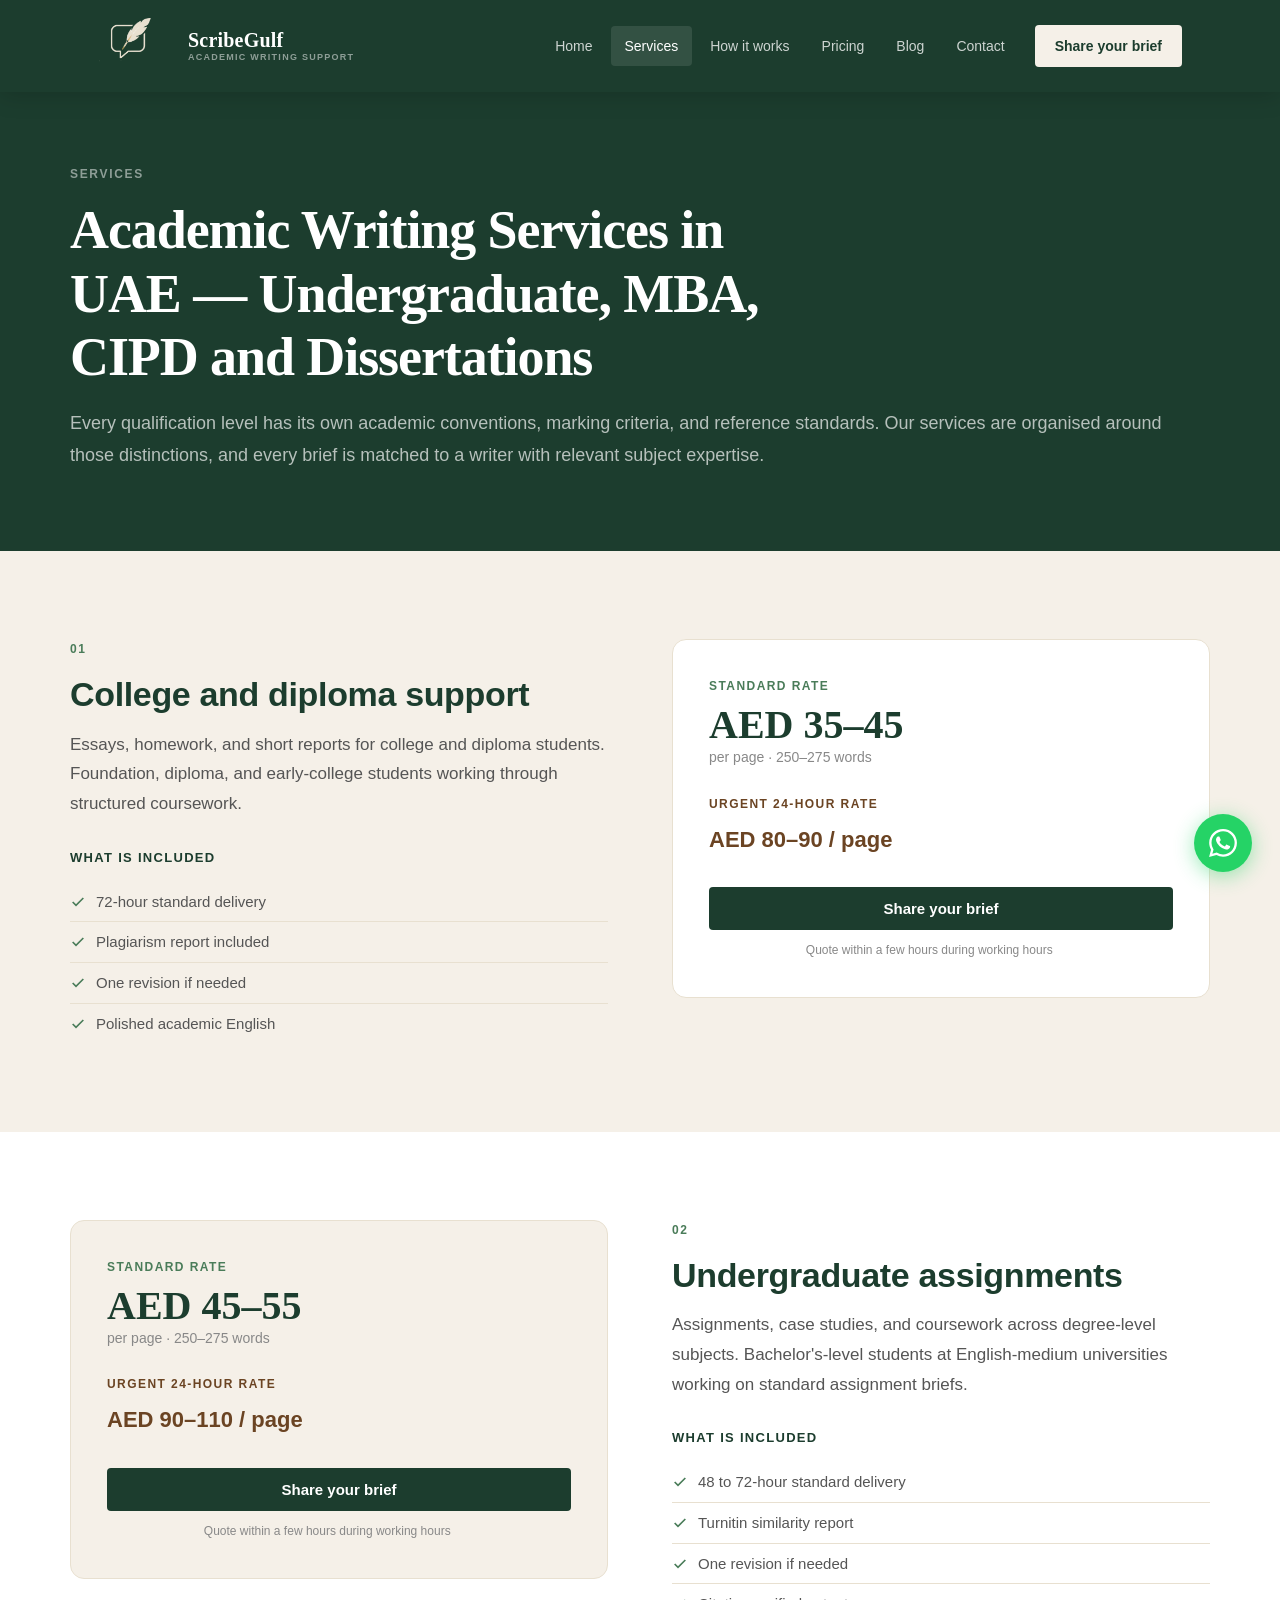
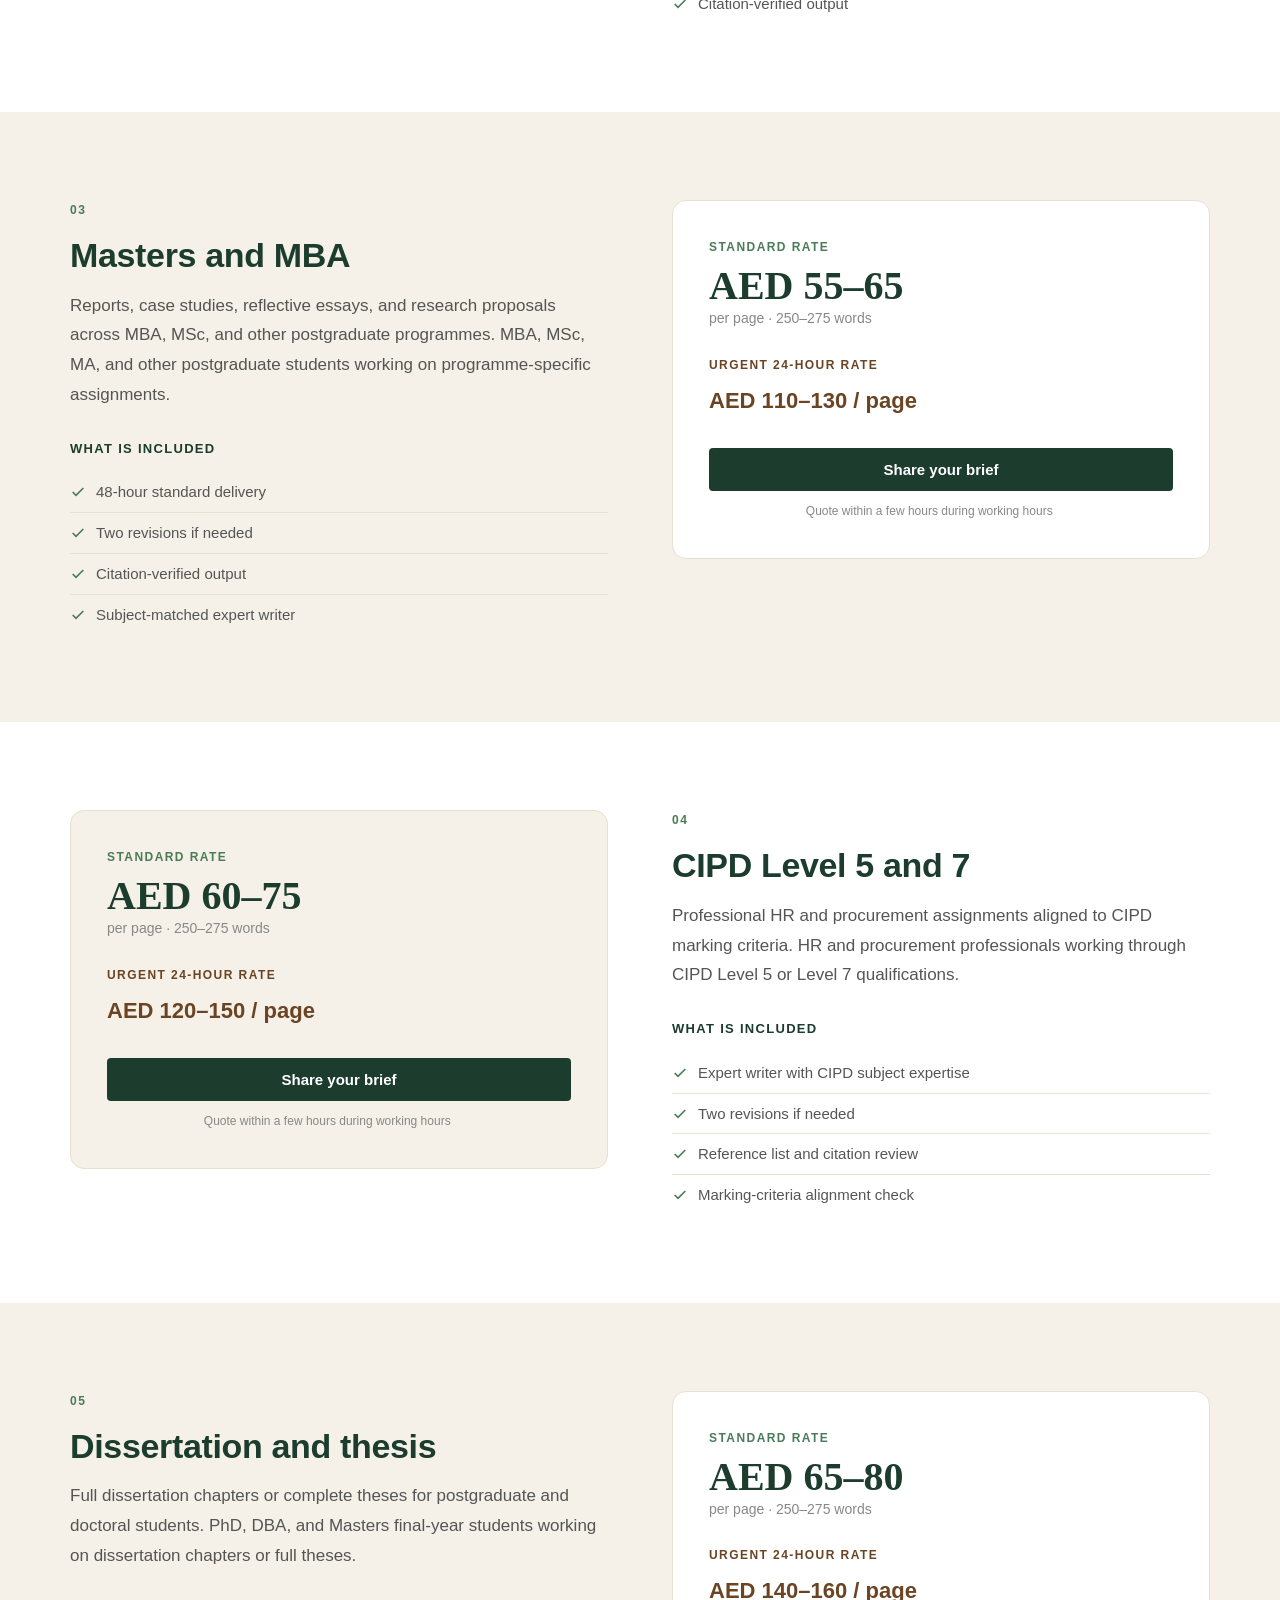
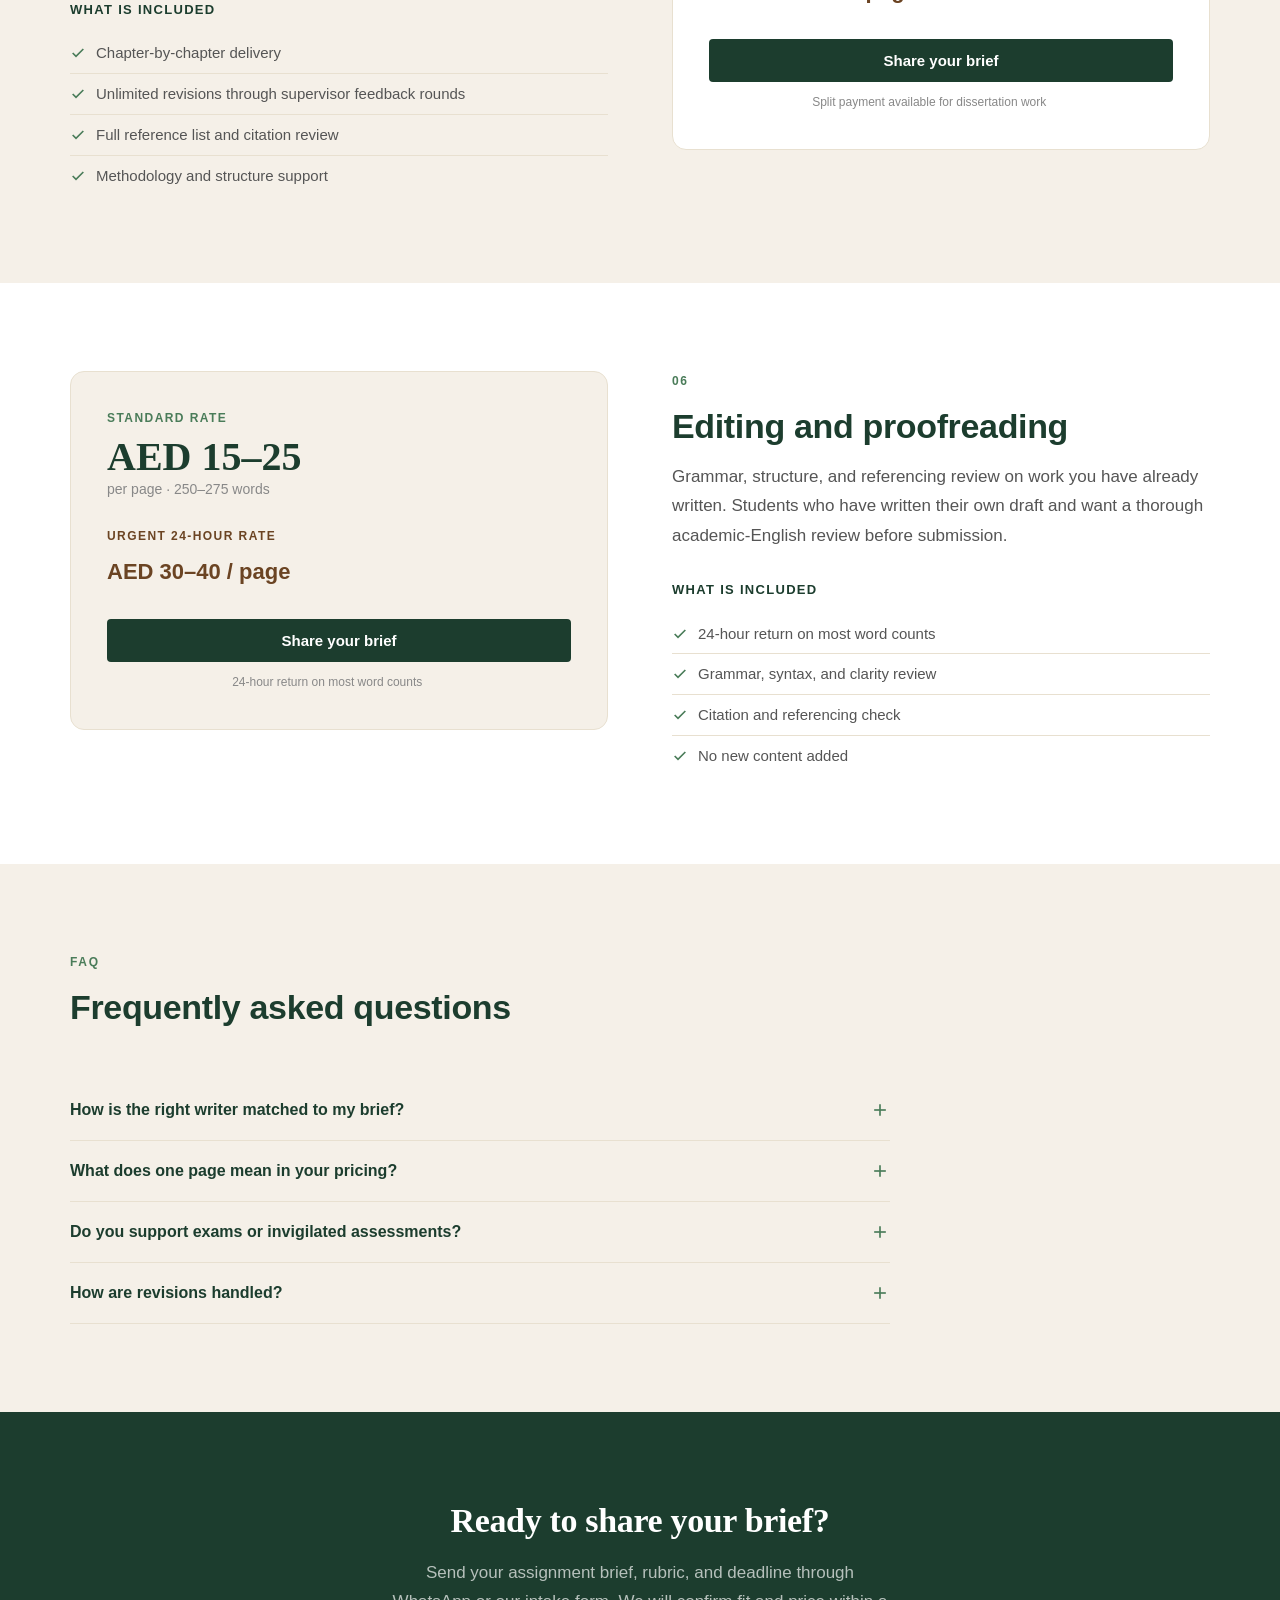
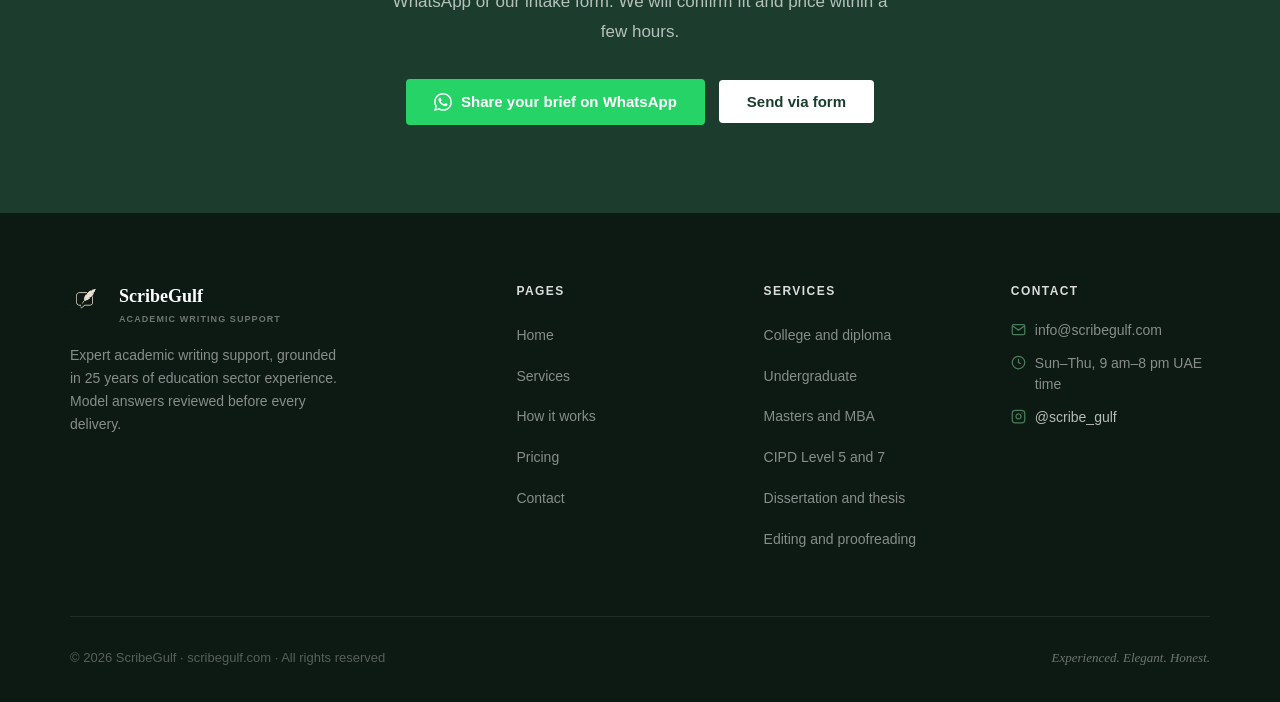
<file: services.html>
<!DOCTYPE html>
<html lang="en">
<head>
  <meta charset="UTF-8">
  <meta name="viewport" content="width=device-width, initial-scale=1.0">
  <meta name="google-site-verification" content="EeA-iT8VjYXAGGg0yRz0T-tL8fP_zNefTfSF17xezn0" />
  <meta name="robots" content="index, follow">
  <title>Academic Writing Services UAE — MBA, CIPD &amp; Dissertations</title>
  <meta name="description" content="Academic writing services in UAE for undergrad, MBA, CIPD L5 &amp; L7, and dissertations. Expert writers from AED 35/page. Share your brief.">
  <meta name="keywords" content="academic writing services, MBA assignment help, CIPD Level 5 assignment, dissertation support, undergraduate assignment">
  <link rel="canonical" href="https://scribegulf.com/services.html">
  <link rel="icon" type="image/png" href="Shield.png">
  <link rel="stylesheet" href="style.css">

  <meta property="og:type" content="website">
  <meta property="og:site_name" content="ScribeGulf">
  <meta property="og:title" content="Academic Writing Services UAE — MBA, CIPD &amp; Dissertations | ScribeGulf">
  <meta property="og:description" content="Writing support for UAE students: undergraduate, MBA, CIPD Level 5 &amp; 7, dissertation. Expert writers, from AED 35/page.">
  <meta property="og:url" content="https://scribegulf.com/services.html">
  <meta property="og:image" content="https://scribegulf.com/Logo.png">
  <meta property="og:locale" content="en_AE">
  <meta name="twitter:card" content="summary_large_image">
  <meta name="twitter:title" content="Academic Writing Services UAE — ScribeGulf">
  <meta name="twitter:description" content="Writing support for UAE students: undergraduate, MBA, CIPD Level 5 &amp; 7, dissertation. From AED 35/page.">
  <meta name="twitter:image" content="https://scribegulf.com/Logo.png">

<script type="application/ld+json">
{
  "@context": "https://schema.org",
  "@type": "ItemList",
  "name": "Academic Writing Services UAE — ScribeGulf",
  "description": "Academic writing support services for UAE university students across all qualification levels.",
  "itemListElement": [
    { "@type": "Service", "position": 1, "name": "College and Diploma Academic Writing Support", "description": "Essays, homework, and short reports for college and diploma students. 72-hour standard delivery, plagiarism report included.", "provider": { "@id": "https://scribegulf.com/#organization" }, "areaServed": "AE", "offers": { "@type": "Offer", "priceCurrency": "AED", "priceRange": "35-45", "description": "Per page (250-275 words), standard delivery" } },
    { "@type": "Service", "position": 2, "name": "Undergraduate Assignment Writing Support UAE", "description": "Assignments, case studies, and coursework for degree-level students. 48-72 hour delivery, Turnitin report included.", "provider": { "@id": "https://scribegulf.com/#organization" }, "areaServed": "AE", "offers": { "@type": "Offer", "priceCurrency": "AED", "priceRange": "45-55", "description": "Per page (250-275 words), standard delivery" } },
    { "@type": "Service", "position": 3, "name": "Masters and MBA Assignment Help UAE", "description": "Reports, case studies, reflective essays, and research proposals for MBA and postgraduate students in UAE.", "provider": { "@id": "https://scribegulf.com/#organization" }, "areaServed": "AE", "offers": { "@type": "Offer", "priceCurrency": "AED", "priceRange": "55-65", "description": "Per page (250-275 words), standard delivery" } },
    { "@type": "Service", "position": 4, "name": "CIPD Level 5 and Level 7 Assignment Help UAE", "description": "Professional HR and procurement assignments aligned to CIPD marking criteria. Expert CIPD writer assigned.", "provider": { "@id": "https://scribegulf.com/#organization" }, "areaServed": "AE", "offers": { "@type": "Offer", "priceCurrency": "AED", "priceRange": "60-75", "description": "Per page (250-275 words), standard delivery" } },
    { "@type": "Service", "position": 5, "name": "Dissertation and Thesis Writing Services UAE", "description": "Full dissertation chapters or complete theses. Chapter-by-chapter delivery with unlimited revisions.", "provider": { "@id": "https://scribegulf.com/#organization" }, "areaServed": "AE", "offers": { "@type": "Offer", "priceCurrency": "AED", "priceRange": "65-80", "description": "Per page (250-275 words), standard delivery" } },
    { "@type": "Service", "position": 6, "name": "Academic Editing and Proofreading Service UAE", "description": "Grammar, structure, and referencing review on work already written. 24-hour return on most word counts.", "provider": { "@id": "https://scribegulf.com/#organization" }, "areaServed": "AE", "offers": { "@type": "Offer", "priceCurrency": "AED", "priceRange": "15-25", "description": "Per page (250-275 words), standard delivery" } }
  ]
}
</script>
</head>
<body>

<!-- ═══ NAVIGATION ═══════════════════════════════════════ -->
<nav class="nav">
  <div class="nav__inner">
    <a href="index.html" class="nav__logo" aria-label="ScribeGulf home">
      <img src="Shield-nav.png" class="nav__logo-icon" alt="" aria-hidden="true" width="78" height="78">
      <div class="nav__logo-wordmark">
        <span class="nav__logo-name">ScribeGulf</span>
        <span class="nav__logo-sub">Academic Writing Support</span>
      </div>
    </a>
    <div class="nav__menu">
      <a href="index.html"        class="nav__link" data-page="index.html">Home</a>
      <a href="services.html"     class="nav__link" data-page="services.html">Services</a>
      <a href="how-it-works.html" class="nav__link" data-page="how-it-works.html">How it works</a>
      <a href="pricing.html"      class="nav__link" data-page="pricing.html">Pricing</a>
      <a href="blog.html"          class="nav__link" data-page="blog.html">Blog</a>
      <a href="contact.html"      class="nav__link" data-page="contact.html">Contact</a>
      <a href="contact.html#brief-form" class="nav__cta">Share your brief</a>
    </div>
    <button type="button" class="nav__hamburger" aria-label="Open menu" aria-expanded="false"><span></span><span></span><span></span></button>
  </div>
  <div class="nav__mobile">
    <a href="index.html"        class="nav__link" data-page="index.html">Home</a>
    <a href="services.html"     class="nav__link" data-page="services.html">Services</a>
    <a href="how-it-works.html" class="nav__link" data-page="how-it-works.html">How it works</a>
    <a href="pricing.html"      class="nav__link" data-page="pricing.html">Pricing</a>
    <a href="blog.html"         class="nav__link" data-page="blog.html">Blog</a>
    <a href="contact.html"      class="nav__link" data-page="contact.html">Contact</a>
    <a href="contact.html#brief-form" class="nav__cta btn btn--whatsapp">Share your brief</a>
  </div>
</nav>

<!-- ═══ PAGE HERO ════════════════════════════════════════ -->
<section class="page-hero">
  <div class="page-hero__inner">
    <span class="page-hero__eyebrow">Services</span>
    <h1>Academic Writing Services in UAE — Undergraduate, MBA, CIPD and Dissertations</h1>
    <p>Every qualification level has its own academic conventions, marking criteria, and reference standards. Our services are organised around those distinctions, and every brief is matched to a writer with relevant subject expertise.</p>
  </div>
</section>

<!-- ═══ SERVICE 1: COLLEGE ═══════════════════════════════ -->
<section class="section--parchment svc-section">
  <div class="svc-wrap">
    <div class="svc-row reveal">
      <div class="svc-copy">
        <span class="section-label">01</span>
        <h2>College and diploma support</h2>
        <p class="svc-intro">Essays, homework, and short reports for college and diploma students. Foundation, diploma, and early-college students working through structured coursework.</p>
        <div class="svc-includes-wrap">
          <h4 class="svc-includes-title">What is included</h4>
          <ul class="svc-check-list">
            <li><svg viewBox="0 0 24 24" fill="none" stroke="currentColor" stroke-width="2.5" aria-hidden="true"><polyline points="20 6 9 17 4 12"></polyline></svg>72-hour standard delivery</li>
            <li><svg viewBox="0 0 24 24" fill="none" stroke="currentColor" stroke-width="2.5" aria-hidden="true"><polyline points="20 6 9 17 4 12"></polyline></svg>Plagiarism report included</li>
            <li><svg viewBox="0 0 24 24" fill="none" stroke="currentColor" stroke-width="2.5" aria-hidden="true"><polyline points="20 6 9 17 4 12"></polyline></svg>One revision if needed</li>
            <li><svg viewBox="0 0 24 24" fill="none" stroke="currentColor" stroke-width="2.5" aria-hidden="true"><polyline points="20 6 9 17 4 12"></polyline></svg>Polished academic English</li>
          </ul>
        </div>
      </div>
      <div class="svc-pricing">
        <div class="svc-rate-label">Standard rate</div>
        <div class="svc-rate-amount">AED 35–45</div>
        <div class="svc-rate-note">per page · 250–275 words</div>
        <div class="svc-urgent-label">Urgent 24-hour rate</div>
        <div class="svc-urgent-amount">AED 80–90 / page</div>
        <a href="contact.html#brief-form" class="btn btn--primary">Share your brief</a>
        <p class="svc-pricing-foot">Quote within a few hours during working hours</p>
      </div>
    </div>
  </div>
</section>

<!-- ═══ SERVICE 2: UNDERGRADUATE ════════════════════════ -->
<section class="section--white svc-section">
  <div class="svc-wrap">
    <div class="svc-row svc-row--mobile-description-first reveal">
      <div class="svc-pricing svc-pricing--muted">
        <div class="svc-rate-label">Standard rate</div>
        <div class="svc-rate-amount">AED 45–55</div>
        <div class="svc-rate-note">per page · 250–275 words</div>
        <div class="svc-urgent-label">Urgent 24-hour rate</div>
        <div class="svc-urgent-amount">AED 90–110 / page</div>
        <a href="contact.html#brief-form" class="btn btn--primary">Share your brief</a>
        <p class="svc-pricing-foot">Quote within a few hours during working hours</p>
      </div>
      <div class="svc-copy">
        <span class="section-label">02</span>
        <h2>Undergraduate assignments</h2>
        <p class="svc-intro">Assignments, case studies, and coursework across degree-level subjects. Bachelor's-level students at English-medium universities working on standard assignment briefs.</p>
        <div class="svc-includes-wrap">
          <h4 class="svc-includes-title">What is included</h4>
          <ul class="svc-check-list">
            <li><svg viewBox="0 0 24 24" fill="none" stroke="currentColor" stroke-width="2.5" aria-hidden="true"><polyline points="20 6 9 17 4 12"></polyline></svg>48 to 72-hour standard delivery</li>
            <li><svg viewBox="0 0 24 24" fill="none" stroke="currentColor" stroke-width="2.5" aria-hidden="true"><polyline points="20 6 9 17 4 12"></polyline></svg>Turnitin similarity report</li>
            <li><svg viewBox="0 0 24 24" fill="none" stroke="currentColor" stroke-width="2.5" aria-hidden="true"><polyline points="20 6 9 17 4 12"></polyline></svg>One revision if needed</li>
            <li><svg viewBox="0 0 24 24" fill="none" stroke="currentColor" stroke-width="2.5" aria-hidden="true"><polyline points="20 6 9 17 4 12"></polyline></svg>Citation-verified output</li>
          </ul>
        </div>
      </div>
    </div>
  </div>
</section>

<!-- ═══ SERVICE 3: MASTERS / MBA ════════════════════════ -->
<section class="section--parchment svc-section">
  <div class="svc-wrap">
    <div class="svc-row reveal">
      <div class="svc-copy">
        <span class="section-label">03</span>
        <h2>Masters and MBA</h2>
        <p class="svc-intro">Reports, case studies, reflective essays, and research proposals across MBA, MSc, and other postgraduate programmes. MBA, MSc, MA, and other postgraduate students working on programme-specific assignments.</p>
        <div class="svc-includes-wrap">
          <h4 class="svc-includes-title">What is included</h4>
          <ul class="svc-check-list">
            <li><svg viewBox="0 0 24 24" fill="none" stroke="currentColor" stroke-width="2.5" aria-hidden="true"><polyline points="20 6 9 17 4 12"></polyline></svg>48-hour standard delivery</li>
            <li><svg viewBox="0 0 24 24" fill="none" stroke="currentColor" stroke-width="2.5" aria-hidden="true"><polyline points="20 6 9 17 4 12"></polyline></svg>Two revisions if needed</li>
            <li><svg viewBox="0 0 24 24" fill="none" stroke="currentColor" stroke-width="2.5" aria-hidden="true"><polyline points="20 6 9 17 4 12"></polyline></svg>Citation-verified output</li>
            <li><svg viewBox="0 0 24 24" fill="none" stroke="currentColor" stroke-width="2.5" aria-hidden="true"><polyline points="20 6 9 17 4 12"></polyline></svg>Subject-matched expert writer</li>
          </ul>
        </div>
      </div>
      <div class="svc-pricing">
        <div class="svc-rate-label">Standard rate</div>
        <div class="svc-rate-amount">AED 55–65</div>
        <div class="svc-rate-note">per page · 250–275 words</div>
        <div class="svc-urgent-label">Urgent 24-hour rate</div>
        <div class="svc-urgent-amount">AED 110–130 / page</div>
        <a href="contact.html#brief-form" class="btn btn--primary">Share your brief</a>
        <p class="svc-pricing-foot">Quote within a few hours during working hours</p>
      </div>
    </div>
  </div>
</section>

<!-- ═══ SERVICE 4: CIPD ══════════════════════════════════ -->
<section class="section--white svc-section">
  <div class="svc-wrap">
    <div class="svc-row svc-row--mobile-description-first reveal">
      <div class="svc-pricing svc-pricing--muted">
        <div class="svc-rate-label">Standard rate</div>
        <div class="svc-rate-amount">AED 60–75</div>
        <div class="svc-rate-note">per page · 250–275 words</div>
        <div class="svc-urgent-label">Urgent 24-hour rate</div>
        <div class="svc-urgent-amount">AED 120–150 / page</div>
        <a href="contact.html#brief-form" class="btn btn--primary">Share your brief</a>
        <p class="svc-pricing-foot">Quote within a few hours during working hours</p>
      </div>
      <div class="svc-copy">
        <span class="section-label">04</span>
        <h2>CIPD Level 5 and 7</h2>
        <p class="svc-intro">Professional HR and procurement assignments aligned to CIPD marking criteria. HR and procurement professionals working through CIPD Level 5 or Level 7 qualifications.</p>
        <div class="svc-includes-wrap">
          <h4 class="svc-includes-title">What is included</h4>
          <ul class="svc-check-list">
            <li><svg viewBox="0 0 24 24" fill="none" stroke="currentColor" stroke-width="2.5" aria-hidden="true"><polyline points="20 6 9 17 4 12"></polyline></svg>Expert writer with CIPD subject expertise</li>
            <li><svg viewBox="0 0 24 24" fill="none" stroke="currentColor" stroke-width="2.5" aria-hidden="true"><polyline points="20 6 9 17 4 12"></polyline></svg>Two revisions if needed</li>
            <li><svg viewBox="0 0 24 24" fill="none" stroke="currentColor" stroke-width="2.5" aria-hidden="true"><polyline points="20 6 9 17 4 12"></polyline></svg>Reference list and citation review</li>
            <li><svg viewBox="0 0 24 24" fill="none" stroke="currentColor" stroke-width="2.5" aria-hidden="true"><polyline points="20 6 9 17 4 12"></polyline></svg>Marking-criteria alignment check</li>
          </ul>
        </div>
      </div>
    </div>
  </div>
</section>

<!-- ═══ SERVICE 5: DISSERTATION ═════════════════════════ -->
<section class="section--parchment svc-section">
  <div class="svc-wrap">
    <div class="svc-row reveal">
      <div class="svc-copy">
        <span class="section-label">05</span>
        <h2>Dissertation and thesis</h2>
        <p class="svc-intro">Full dissertation chapters or complete theses for postgraduate and doctoral students. PhD, DBA, and Masters final-year students working on dissertation chapters or full theses.</p>
        <div class="svc-includes-wrap">
          <h4 class="svc-includes-title">What is included</h4>
          <ul class="svc-check-list">
            <li><svg viewBox="0 0 24 24" fill="none" stroke="currentColor" stroke-width="2.5" aria-hidden="true"><polyline points="20 6 9 17 4 12"></polyline></svg>Chapter-by-chapter delivery</li>
            <li><svg viewBox="0 0 24 24" fill="none" stroke="currentColor" stroke-width="2.5" aria-hidden="true"><polyline points="20 6 9 17 4 12"></polyline></svg>Unlimited revisions through supervisor feedback rounds</li>
            <li><svg viewBox="0 0 24 24" fill="none" stroke="currentColor" stroke-width="2.5" aria-hidden="true"><polyline points="20 6 9 17 4 12"></polyline></svg>Full reference list and citation review</li>
            <li><svg viewBox="0 0 24 24" fill="none" stroke="currentColor" stroke-width="2.5" aria-hidden="true"><polyline points="20 6 9 17 4 12"></polyline></svg>Methodology and structure support</li>
          </ul>
        </div>
      </div>
      <div class="svc-pricing">
        <div class="svc-rate-label">Standard rate</div>
        <div class="svc-rate-amount">AED 65–80</div>
        <div class="svc-rate-note">per page · 250–275 words</div>
        <div class="svc-urgent-label">Urgent 24-hour rate</div>
        <div class="svc-urgent-amount">AED 140–160 / page</div>
        <a href="contact.html#brief-form" class="btn btn--primary">Share your brief</a>
        <p class="svc-pricing-foot">Split payment available for dissertation work</p>
      </div>
    </div>
  </div>
</section>

<!-- ═══ SERVICE 6: EDITING ═══════════════════════════════ -->
<section class="section--white svc-section">
  <div class="svc-wrap">
    <div class="svc-row svc-row--mobile-description-first reveal">
      <div class="svc-pricing svc-pricing--muted">
        <div class="svc-rate-label">Standard rate</div>
        <div class="svc-rate-amount">AED 15–25</div>
        <div class="svc-rate-note">per page · 250–275 words</div>
        <div class="svc-urgent-label">Urgent 24-hour rate</div>
        <div class="svc-urgent-amount">AED 30–40 / page</div>
        <a href="contact.html#brief-form" class="btn btn--primary">Share your brief</a>
        <p class="svc-pricing-foot">24-hour return on most word counts</p>
      </div>
      <div class="svc-copy">
        <span class="section-label">06</span>
        <h2>Editing and proofreading</h2>
        <p class="svc-intro">Grammar, structure, and referencing review on work you have already written. Students who have written their own draft and want a thorough academic-English review before submission.</p>
        <div class="svc-includes-wrap">
          <h4 class="svc-includes-title">What is included</h4>
          <ul class="svc-check-list">
            <li><svg viewBox="0 0 24 24" fill="none" stroke="currentColor" stroke-width="2.5" aria-hidden="true"><polyline points="20 6 9 17 4 12"></polyline></svg>24-hour return on most word counts</li>
            <li><svg viewBox="0 0 24 24" fill="none" stroke="currentColor" stroke-width="2.5" aria-hidden="true"><polyline points="20 6 9 17 4 12"></polyline></svg>Grammar, syntax, and clarity review</li>
            <li><svg viewBox="0 0 24 24" fill="none" stroke="currentColor" stroke-width="2.5" aria-hidden="true"><polyline points="20 6 9 17 4 12"></polyline></svg>Citation and referencing check</li>
            <li><svg viewBox="0 0 24 24" fill="none" stroke="currentColor" stroke-width="2.5" aria-hidden="true"><polyline points="20 6 9 17 4 12"></polyline></svg>No new content added</li>
          </ul>
        </div>
      </div>
    </div>
  </div>
</section>

<!-- ═══ FAQ ═══════════════════════════════════════════════ -->
<section class="section--parchment svc-section">
  <div class="svc-wrap">
    <div class="section-header reveal">
      <span class="section-label">FAQ</span>
      <h2>Frequently asked questions</h2>
    </div>
    <div class="faq-wrap reveal">
      <div class="faq-item">
        <button type="button" class="faq-q">How is the right writer matched to my brief?
          <svg viewBox="0 0 24 24" fill="none" stroke="currentColor" stroke-width="2" aria-hidden="true"><line x1="12" y1="5" x2="12" y2="19"></line><line x1="5" y1="12" x2="19" y2="12"></line></svg>
        </button>
        <div class="faq-a"><p>Briefs are matched on subject expertise first — for example, a CIPD Level 5 brief goes to a writer with HR sector experience and CIPD familiarity, not a generalist.</p></div>
      </div>
      <div class="faq-item">
        <button type="button" class="faq-q">What does one page mean in your pricing?
          <svg viewBox="0 0 24 24" fill="none" stroke="currentColor" stroke-width="2" aria-hidden="true"><line x1="12" y1="5" x2="12" y2="19"></line><line x1="5" y1="12" x2="19" y2="12"></line></svg>
        </button>
        <div class="faq-a"><p>One page is 250 to 275 words, in line with standard UAE academic-writing market practice. The exact word count is confirmed at quote stage.</p></div>
      </div>
      <div class="faq-item">
        <button type="button" class="faq-q">Do you support exams or invigilated assessments?
          <svg viewBox="0 0 24 24" fill="none" stroke="currentColor" stroke-width="2" aria-hidden="true"><line x1="12" y1="5" x2="12" y2="19"></line><line x1="5" y1="12" x2="19" y2="12"></line></svg>
        </button>
        <div class="faq-a"><p>No. We do not assist with exams, invigilated work, or any timed assessments. Our scope is assignment, coursework, and dissertation support only.</p></div>
      </div>
      <div class="faq-item">
        <button type="button" class="faq-q">How are revisions handled?
          <svg viewBox="0 0 24 24" fill="none" stroke="currentColor" stroke-width="2" aria-hidden="true"><line x1="12" y1="5" x2="12" y2="19"></line><line x1="5" y1="12" x2="19" y2="12"></line></svg>
        </button>
        <div class="faq-a"><p>Most tiers include one or two revisions; dissertation work includes unlimited revisions through supervisor feedback rounds. Revision requests are accepted within seven days of delivery.</p></div>
      </div>
    </div>
  </div>
</section>

<!-- ═══ BOTTOM CTA ════════════════════════════════════════ -->
<section class="cta-section">
  <div class="reveal">
    <h2>Ready to share your brief?</h2>
    <p>Send your assignment brief, rubric, and deadline through WhatsApp or our intake form. We will confirm fit and price within a few hours.</p>
    <div class="btn-group" style="justify-content:center;">
      <a href="https://wa.me/12368696643?text=Hi%20ScribeGulf%2C%20I%27d%20like%20to%20share%20my%20brief." target="_blank" rel="noopener" class="btn btn--whatsapp">
        <svg viewBox="0 0 24 24" fill="currentColor" aria-hidden="true"><path d="M17.472 14.382c-.297-.149-1.758-.867-2.03-.967-.273-.099-.471-.148-.67.15-.197.297-.767.966-.94 1.164-.173.199-.347.223-.644.075-.297-.15-1.255-.463-2.39-1.475-.883-.788-1.48-1.761-1.653-2.059-.173-.297-.018-.458.13-.606.134-.133.298-.347.446-.52.149-.174.198-.298.298-.497.099-.198.05-.371-.025-.52-.075-.149-.669-1.612-.916-2.207-.242-.579-.487-.5-.669-.51-.173-.008-.371-.01-.57-.01-.198 0-.52.074-.792.372-.272.297-1.04 1.016-1.04 2.479 0 1.462 1.065 2.875 1.213 3.074.149.198 2.096 3.2 5.077 4.487.709.306 1.262.489 1.694.625.712.227 1.36.195 1.871.118.571-.085 1.758-.719 2.006-1.413.248-.694.248-1.289.173-1.413-.074-.124-.272-.198-.57-.347m-5.421 7.403h-.004a9.87 9.87 0 01-5.031-1.378l-.361-.214-3.741.982.998-3.648-.235-.374a9.86 9.86 0 01-1.51-5.26c.001-5.45 4.436-9.884 9.888-9.884 2.64 0 5.122 1.03 6.988 2.898a9.825 9.825 0 012.893 6.994c-.003 5.45-4.437 9.884-9.885 9.884m8.413-18.297A11.815 11.815 0 0012.05 0C5.495 0 .16 5.335.157 11.892c0 2.096.547 4.142 1.588 5.945L.057 24l6.305-1.654a11.882 11.882 0 005.683 1.448h.005c6.554 0 11.89-5.335 11.893-11.893a11.821 11.821 0 00-3.48-8.413z"/></svg>
        Share your brief on WhatsApp
      </a>
      <a href="contact.html" class="btn btn--white">Send via form</a>
    </div>
  </div>
</section>

<!-- ═══ FOOTER ════════════════════════════════════════════ -->
<footer class="footer">
  <div class="footer__top">
    <div>
      <div class="footer__logo-wrap">
        <img src="Shield-nav.png" class="footer__logo-icon" alt="" aria-hidden="true">
        <div>
          <div class="footer__logo-name">ScribeGulf</div>
          <span class="footer__logo-sub">Academic Writing Support</span>
        </div>
      </div>
      <p class="footer__brand-desc">Expert academic writing support, grounded in 25 years of education sector experience. Model answers reviewed before every delivery.</p>
    </div>
    <div>
      <div class="footer__col-title">Pages</div>
      <ul class="footer__links">
        <li><a href="index.html">Home</a></li>
        <li><a href="services.html">Services</a></li>
        <li><a href="how-it-works.html">How it works</a></li>
        <li><a href="pricing.html">Pricing</a></li>
        <li><a href="contact.html">Contact</a></li>
      </ul>
    </div>
    <div>
      <div class="footer__col-title">Services</div>
      <ul class="footer__links">
        <li><a href="services.html">College and diploma</a></li>
        <li><a href="services.html">Undergraduate</a></li>
        <li><a href="services.html">Masters and MBA</a></li>
        <li><a href="services.html">CIPD Level 5 and 7</a></li>
        <li><a href="services.html">Dissertation and thesis</a></li>
        <li><a href="services.html">Editing and proofreading</a></li>
      </ul>
    </div>
    <div>
      <div class="footer__col-title">Contact</div>
      <div class="footer__contact-item"><svg class="footer__contact-icon" viewBox="0 0 24 24" fill="none" stroke="currentColor" stroke-width="2" aria-hidden="true"><path d="M4 4h16c1.1 0 2 .9 2 2v12c0 1.1-.9 2-2 2H4c-1.1 0-2-.9-2-2V6c0-1.1.9-2 2-2z"></path><polyline points="22,6 12,13 2,6"></polyline></svg>info@scribegulf.com</div>
      <div class="footer__contact-item"><svg class="footer__contact-icon" viewBox="0 0 24 24" fill="none" stroke="currentColor" stroke-width="2" aria-hidden="true"><circle cx="12" cy="12" r="10"></circle><polyline points="12 6 12 12 16 14"></polyline></svg>Sun–Thu, 9 am–8 pm UAE time</div>
      <div class="footer__contact-item"><svg class="footer__contact-icon" viewBox="0 0 24 24" fill="none" stroke="currentColor" stroke-width="2" stroke-linecap="round" stroke-linejoin="round" aria-hidden="true"><rect x="2" y="2" width="20" height="20" rx="5" ry="5"></rect><path d="M16 11.37A4 4 0 1 1 12.63 8 4 4 0 0 1 16 11.37z"></path><line x1="17.5" y1="6.5" x2="17.51" y2="6.5"></line></svg><a href="https://www.instagram.com/scribe_gulf" target="_blank" rel="noopener" style="color:rgba(255,255,255,0.7);text-decoration:none;">@scribe_gulf</a></div>
    </div>
  </div>
  <div class="footer__bottom">
    <div class="footer__copy">© 2026 ScribeGulf · scribegulf.com · All rights reserved</div>
    <div class="footer__tagline">Experienced. Elegant. Honest.</div>
  </div>
</footer>

<a href="https://wa.me/12368696643?text=Hi%20ScribeGulf%2C%20I%27d%20like%20to%20share%20my%20brief." target="_blank" rel="noopener" class="wa-float" aria-label="Chat on WhatsApp">
  <svg viewBox="0 0 24 24" fill="white" xmlns="http://www.w3.org/2000/svg" aria-hidden="true"><path d="M17.472 14.382c-.297-.149-1.758-.867-2.03-.967-.273-.099-.471-.148-.67.15-.197.297-.767.966-.94 1.164-.173.199-.347.223-.644.075-.297-.15-1.255-.463-2.39-1.475-.883-.788-1.48-1.761-1.653-2.059-.173-.297-.018-.458.13-.606.134-.133.298-.347.446-.52.149-.174.198-.298.298-.497.099-.198.05-.371-.025-.52-.075-.149-.669-1.612-.916-2.207-.242-.579-.487-.5-.669-.51-.173-.008-.371-.01-.57-.01-.198 0-.52.074-.792.372-.272.297-1.04 1.016-1.04 2.479 0 1.462 1.065 2.875 1.213 3.074.149.198 2.096 3.2 5.077 4.487.709.306 1.262.489 1.694.625.712.227 1.36.195 1.871.118.571-.085 1.758-.719 2.006-1.413.248-.694.248-1.289.173-1.413-.074-.124-.272-.198-.57-.347m-5.421 7.403h-.004a9.87 9.87 0 01-5.031-1.378l-.361-.214-3.741.982.998-3.648-.235-.374a9.86 9.86 0 01-1.51-5.26c.001-5.45 4.436-9.884 9.888-9.884 2.64 0 5.122 1.03 6.988 2.898a9.825 9.825 0 012.893 6.994c-.003 5.45-4.437 9.884-9.885 9.884m8.413-18.297A11.815 11.815 0 0012.05 0C5.495 0 .16 5.335.157 11.892c0 2.096.547 4.142 1.588 5.945L.057 24l6.305-1.654a11.882 11.882 0 005.683 1.448h.005c6.554 0 11.89-5.335 11.893-11.893a11.821 11.821 0 00-3.48-8.413z"/></svg>
</a>
<script src="script.js"></script>
</body>
</html>
</file>
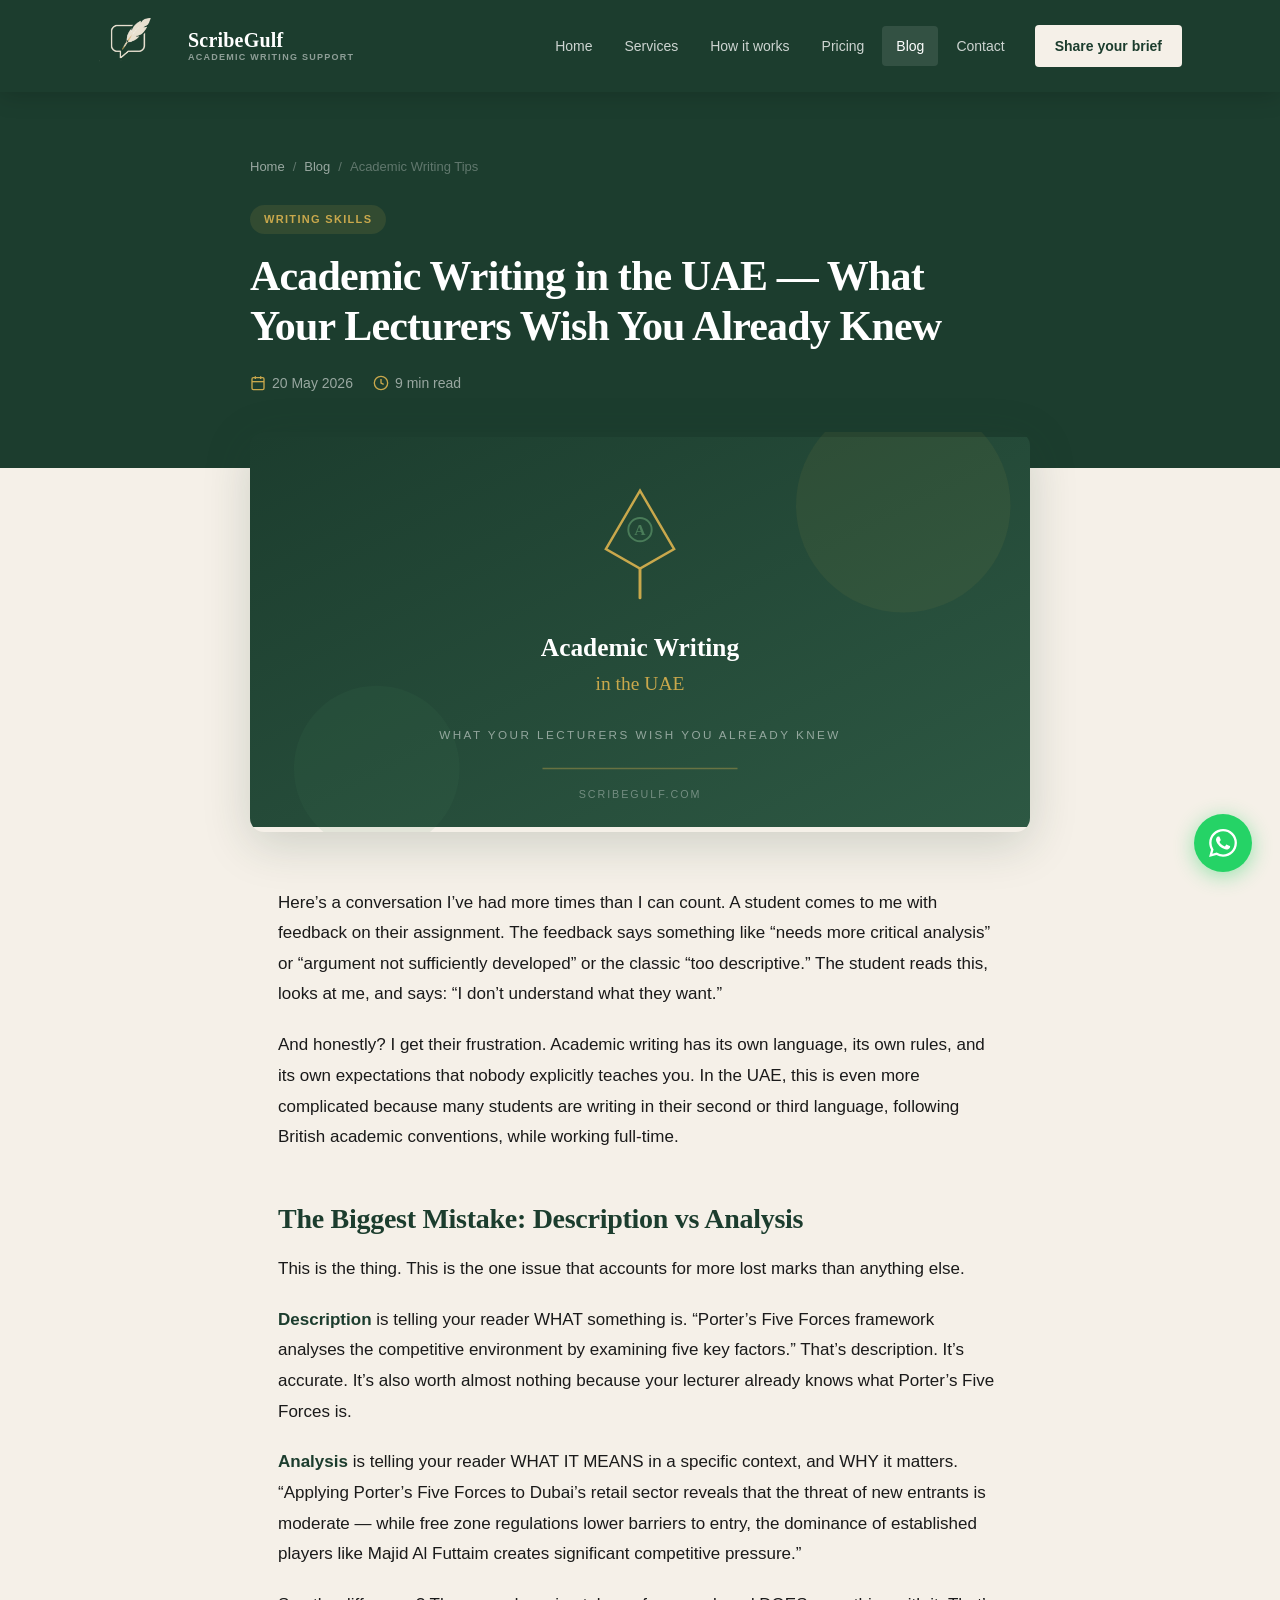
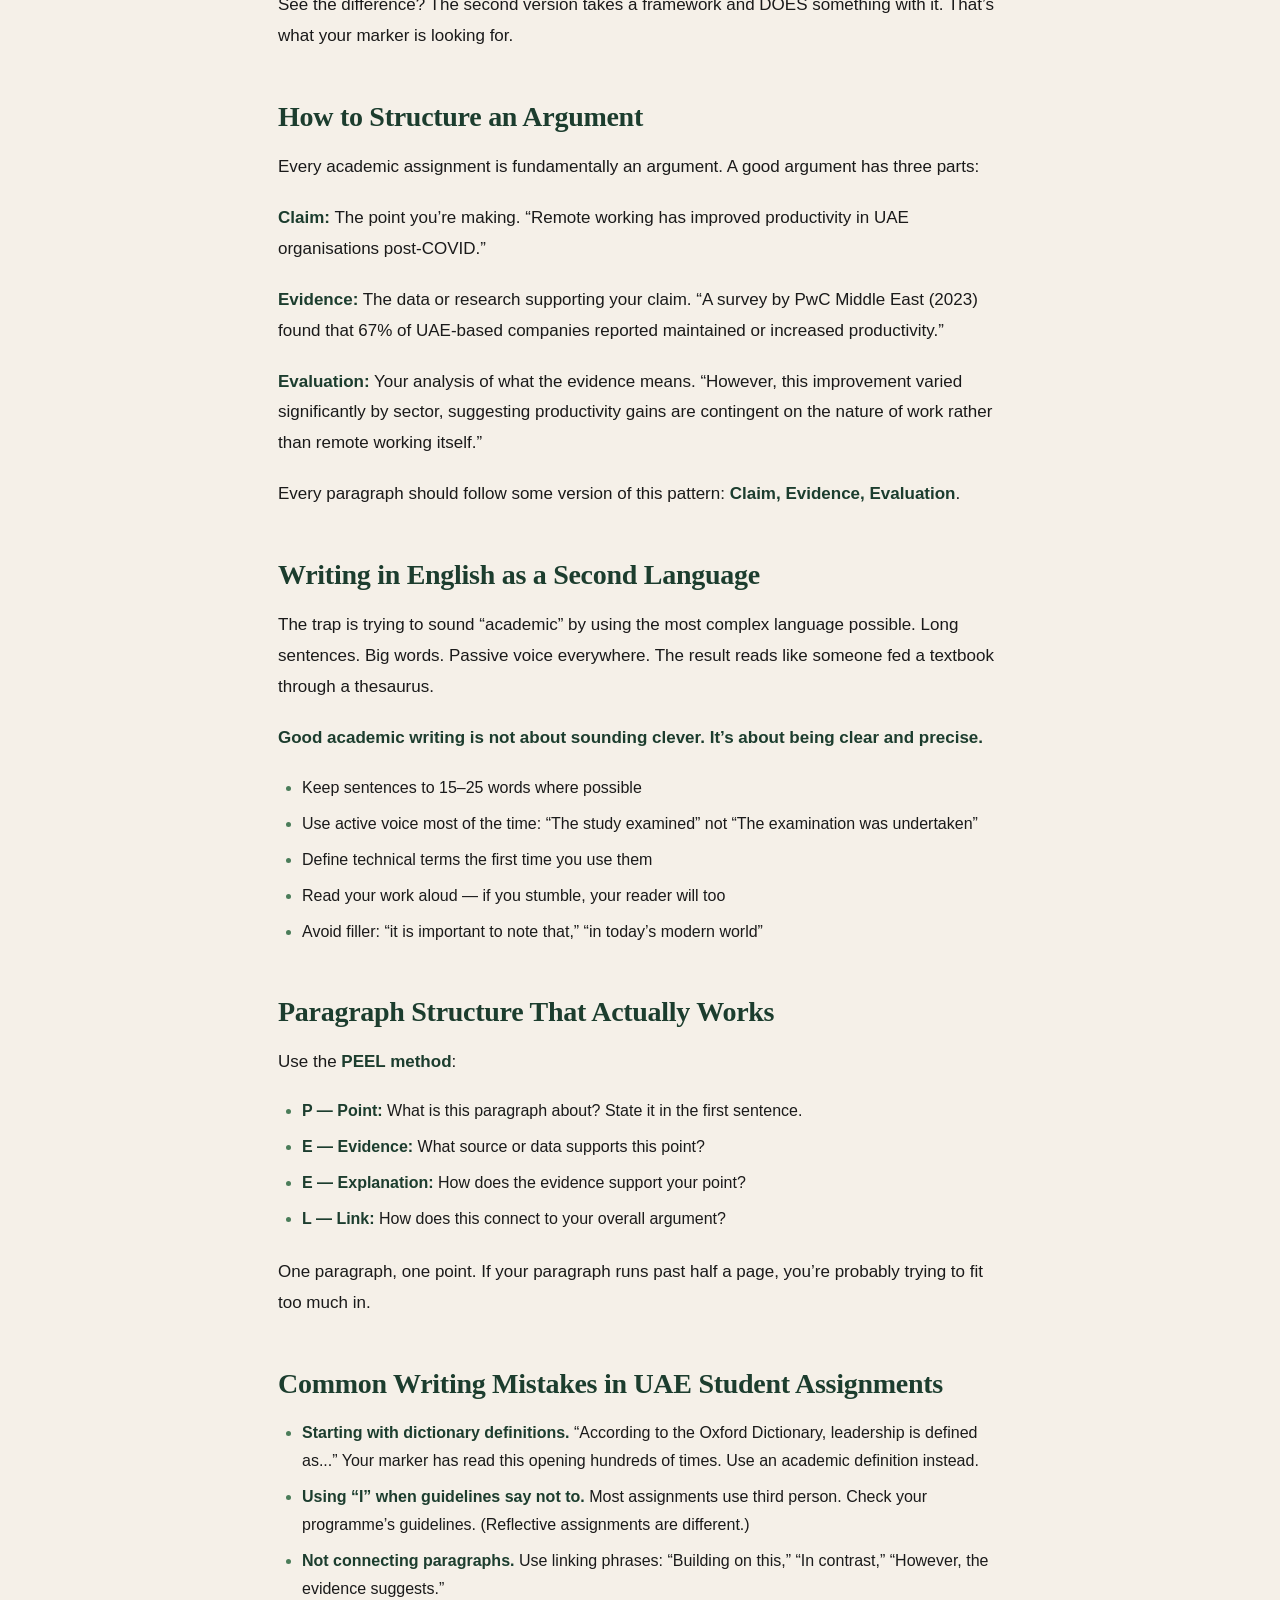
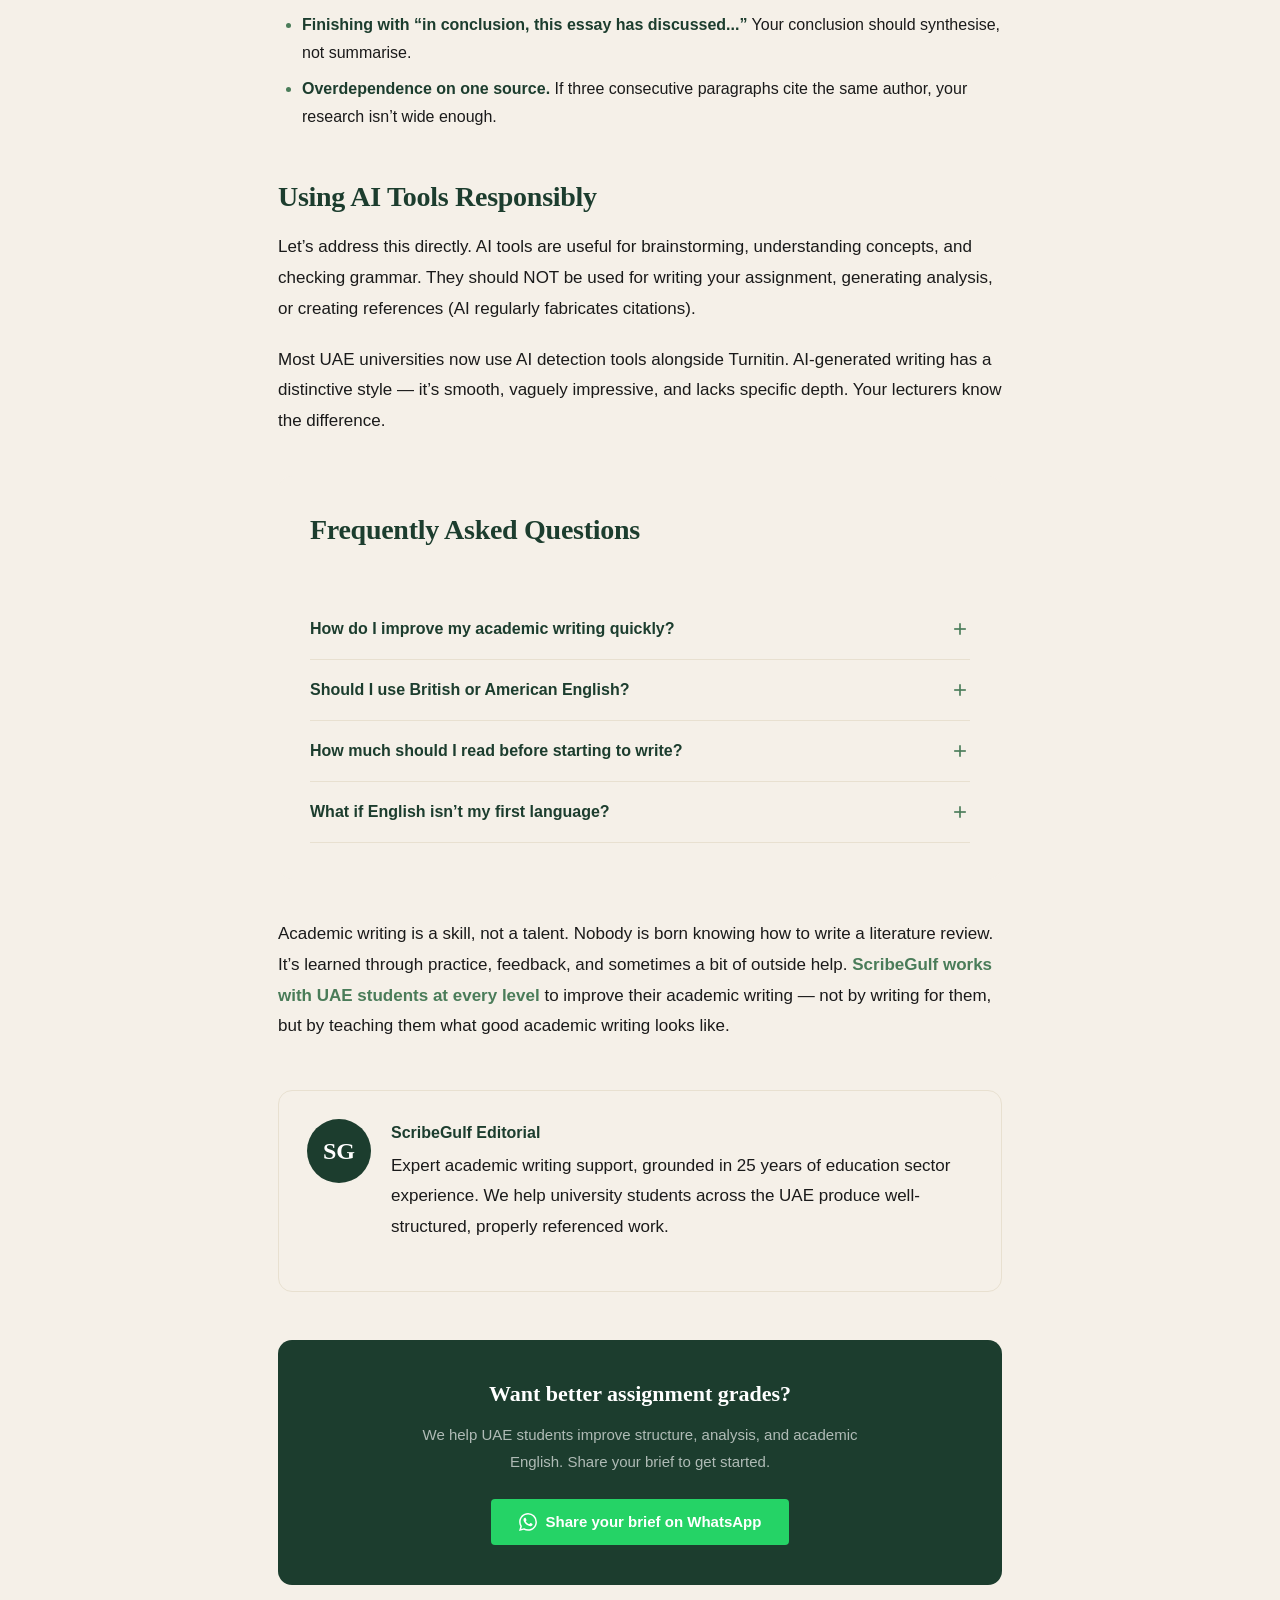
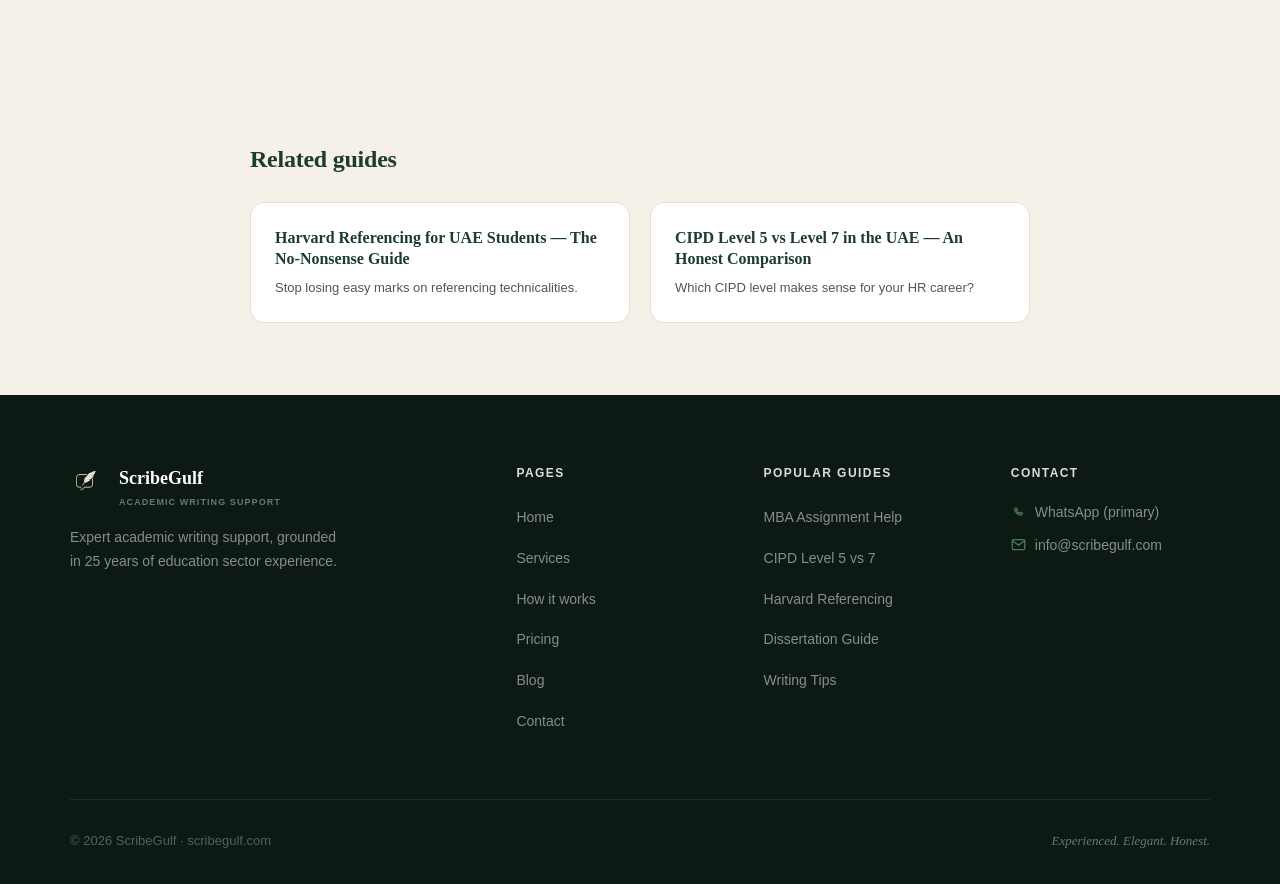
<file: blog/academic-writing-tips-uae-students.html>
<!DOCTYPE html>
<html lang="en">
<head>
  <meta charset="UTF-8">
  <meta name="viewport" content="width=device-width, initial-scale=1.0">
  <meta name="google-site-verification" content="EeA-iT8VjYXAGGg0yRz0T-tL8fP_zNefTfSF17xezn0" />
  <meta name="robots" content="index, follow">
  <title>Academic Writing Tips for UAE Students | ScribeGulf</title>
  <meta name="description" content="Practical academic writing tips for UAE university students — structure arguments, reference properly, and avoid the mistakes that cost marks.">
  <meta name="keywords" content="academic writing tips UAE, assignment writing help Dubai, how to improve academic writing, critical analysis tips UAE students">
  <link rel="canonical" href="https://scribegulf.com/blog/academic-writing-tips-uae-students.html">
  <link rel="icon" type="image/png" href="../Shield.png">
  <meta property="og:title" content="Academic Writing in the UAE — What Your Lecturers Wish You Already Knew">
  <meta property="og:image" content="https://scribegulf.com/Logo.png">
  <meta property="og:description" content="Practical academic writing tips for UAE university students. From structuring arguments to avoiding common mistakes, this guide helps you write better assignments.">
  <meta property="og:url" content="https://scribegulf.com/blog/academic-writing-tips-uae-students.html">
  <meta property="og:type" content="article">
  <meta property="og:site_name" content="ScribeGulf">
  <meta property="article:published_time" content="2026-05-20">
  <meta property="article:section" content="Academic Skills">
  <meta name="twitter:card" content="summary_large_image">
  <meta name="twitter:title" content="Academic Writing in the UAE — What Your Lecturers Wish You Already Knew">
  <meta name="twitter:image" content="https://scribegulf.com/Logo.png">
  <meta name="twitter:description" content="Practical academic writing tips for UAE university students. From structuring arguments to avoiding common mistakes, this guide helps you write better assignments.">
  <link rel="stylesheet" href="../style.css">
  <script type="application/ld+json">
  {
  "@context": "https://schema.org",
  "@type": "Article",
  "headline": "Academic Writing in the UAE — What Your Lecturers Wish You Already Knew",
  "url": "https://scribegulf.com/blog/academic-writing-tips-uae-students.html",
  "datePublished": "2026-05-20",
  "dateModified": "2026-05-20",
  "author": {
    "@type": "Organization",
    "name": "ScribeGulf",
    "url": "https://scribegulf.com"
  },
  "publisher": {
    "@type": "Organization",
    "name": "ScribeGulf"
  },
  "articleSection": "Academic Skills",
  "wordCount": 1300,
  "inLanguage": "en"
}
  </script>
  <script type="application/ld+json">
  {
  "@context": "https://schema.org",
  "@type": "FAQPage",
  "mainEntity": [
    {
      "@type": "Question",
      "name": "How do I improve my academic writing quickly?",
      "acceptedAnswer": {
        "@type": "Answer",
        "text": "Read good academic writing in your field — journal articles, not textbooks. Notice how they structure arguments. Then practice. Focused practice shows results within a few assignments."
      }
    },
    {
      "@type": "Question",
      "name": "Should I use British or American English at UAE universities?",
      "acceptedAnswer": {
        "@type": "Answer",
        "text": "If your university is UK-affiliated (most in the UAE are), use British English consistently. Set your spell checker to British English before you start."
      }
    },
    {
      "@type": "Question",
      "name": "What if English isn't my first language?",
      "acceptedAnswer": {
        "@type": "Answer",
        "text": "Your ideas matter more than perfect grammar. Focus on clarity: short sentences, logical structure, evidence-based arguments. Consider proofreading support if grammar is a significant concern."
      }
    }
  ]
}
  </script>
  <script type="application/ld+json">
  {
  "@context": "https://schema.org",
  "@type": "BreadcrumbList",
  "itemListElement": [
    {
      "@type": "ListItem",
      "position": 1,
      "name": "Home",
      "item": "https://scribegulf.com/"
    },
    {
      "@type": "ListItem",
      "position": 2,
      "name": "Blog",
      "item": "https://scribegulf.com/blog.html"
    },
    {
      "@type": "ListItem",
      "position": 3,
      "name": "Academic Writing Tips"
    }
  ]
}
  </script>
</head>
<body>

<nav class="nav">
  <div class="nav__inner">
    <a href="../index.html" class="nav__logo" aria-label="ScribeGulf home">
      <img src="../Shield-nav.png" class="nav__logo-icon" alt="" aria-hidden="true" width="78" height="78">
      <div class="nav__logo-wordmark">
        <span class="nav__logo-name">ScribeGulf</span>
        <span class="nav__logo-sub">Academic Writing Support</span>
      </div>
    </a>
    <div class="nav__menu">
      <a href="../index.html" class="nav__link" data-page="index.html">Home</a>
      <a href="../services.html" class="nav__link" data-page="services.html">Services</a>
      <a href="../how-it-works.html" class="nav__link" data-page="how-it-works.html">How it works</a>
      <a href="../pricing.html" class="nav__link" data-page="pricing.html">Pricing</a>
      <a href="../blog.html" class="nav__link active" data-page="blog.html">Blog</a>
      <a href="../contact.html" class="nav__link" data-page="contact.html">Contact</a>
      <a href="../contact.html#brief-form" class="nav__cta">Share your brief</a>
    </div>
    <button class="nav__hamburger" aria-label="Open menu" aria-expanded="false"><span></span><span></span><span></span></button>
  </div>
  <div class="nav__mobile">
    <a href="../index.html" class="nav__link" data-page="index.html">Home</a>
    <a href="../services.html" class="nav__link" data-page="services.html">Services</a>
    <a href="../how-it-works.html" class="nav__link" data-page="how-it-works.html">How it works</a>
    <a href="../pricing.html" class="nav__link" data-page="pricing.html">Pricing</a>
    <a href="../blog.html" class="nav__link" data-page="blog.html">Blog</a>
    <a href="../contact.html" class="nav__link" data-page="contact.html">Contact</a>
    <a href="../contact.html#brief-form" class="nav__cta btn btn--whatsapp">Share your brief</a>
  </div>
</nav>

<section class="blog-hero">
  <div class="blog-hero__inner">
    <nav class="blog-hero__breadcrumb" aria-label="Breadcrumb">
      <a href="../index.html">Home</a> <span>/</span>
      <a href="../blog.html">Blog</a> <span>/</span>
      <span>Academic Writing Tips</span>
    </nav>
    <span class="blog-hero__tag">Writing Skills</span>
    <h1>Academic Writing in the UAE &mdash; What Your Lecturers Wish You Already Knew</h1>
    <div class="blog-hero__meta">
      <div class="blog-hero__meta-item">
        <svg viewBox="0 0 24 24" fill="none" stroke="currentColor" stroke-width="2"><rect x="3" y="4" width="18" height="18" rx="2" ry="2"/><line x1="16" y1="2" x2="16" y2="6"/><line x1="8" y1="2" x2="8" y2="6"/><line x1="3" y1="10" x2="21" y2="10"/></svg>
        20 May 2026
      </div>
      <div class="blog-hero__meta-item">
        <svg viewBox="0 0 24 24" fill="none" stroke="currentColor" stroke-width="2"><circle cx="12" cy="12" r="10"/><polyline points="12 6 12 12 16 14"/></svg>
        9 min read
      </div>
    </div>
  </div>
</section>

<img src="img/academic-writing-hero.svg" alt="Academic writing tips for UAE university students" class="blog-hero-img" width="800" height="400">

<article class="blog-content">

  <p>Here&rsquo;s a conversation I&rsquo;ve had more times than I can count. A student comes to me with feedback on their assignment. The feedback says something like &ldquo;needs more critical analysis&rdquo; or &ldquo;argument not sufficiently developed&rdquo; or the classic &ldquo;too descriptive.&rdquo; The student reads this, looks at me, and says: &ldquo;I don&rsquo;t understand what they want.&rdquo;</p>

  <p>And honestly? I get their frustration. Academic writing has its own language, its own rules, and its own expectations that nobody explicitly teaches you. In the UAE, this is even more complicated because many students are writing in their second or third language, following British academic conventions, while working full-time.</p>

  <h2>The Biggest Mistake: Description vs Analysis</h2>

  <p>This is the thing. This is the one issue that accounts for more lost marks than anything else.</p>

  <p><strong>Description</strong> is telling your reader WHAT something is. &ldquo;Porter&rsquo;s Five Forces framework analyses the competitive environment by examining five key factors.&rdquo; That&rsquo;s description. It&rsquo;s accurate. It&rsquo;s also worth almost nothing because your lecturer already knows what Porter&rsquo;s Five Forces is.</p>

  <p><strong>Analysis</strong> is telling your reader WHAT IT MEANS in a specific context, and WHY it matters. &ldquo;Applying Porter&rsquo;s Five Forces to Dubai&rsquo;s retail sector reveals that the threat of new entrants is moderate &mdash; while free zone regulations lower barriers to entry, the dominance of established players like Majid Al Futtaim creates significant competitive pressure.&rdquo;</p>

  <p>See the difference? The second version takes a framework and DOES something with it. That&rsquo;s what your marker is looking for.</p>

  <h2>How to Structure an Argument</h2>

  <p>Every academic assignment is fundamentally an argument. A good argument has three parts:</p>

  <p><strong>Claim:</strong> The point you&rsquo;re making. &ldquo;Remote working has improved productivity in UAE organisations post-COVID.&rdquo;</p>

  <p><strong>Evidence:</strong> The data or research supporting your claim. &ldquo;A survey by PwC Middle East (2023) found that 67% of UAE-based companies reported maintained or increased productivity.&rdquo;</p>

  <p><strong>Evaluation:</strong> Your analysis of what the evidence means. &ldquo;However, this improvement varied significantly by sector, suggesting productivity gains are contingent on the nature of work rather than remote working itself.&rdquo;</p>

  <p>Every paragraph should follow some version of this pattern: <strong>Claim, Evidence, Evaluation</strong>.</p>

  <h2>Writing in English as a Second Language</h2>

  <p>The trap is trying to sound &ldquo;academic&rdquo; by using the most complex language possible. Long sentences. Big words. Passive voice everywhere. The result reads like someone fed a textbook through a thesaurus.</p>

  <p><strong>Good academic writing is not about sounding clever. It&rsquo;s about being clear and precise.</strong></p>

  <ul>
    <li>Keep sentences to 15&ndash;25 words where possible</li>
    <li>Use active voice most of the time: &ldquo;The study examined&rdquo; not &ldquo;The examination was undertaken&rdquo;</li>
    <li>Define technical terms the first time you use them</li>
    <li>Read your work aloud &mdash; if you stumble, your reader will too</li>
    <li>Avoid filler: &ldquo;it is important to note that,&rdquo; &ldquo;in today&rsquo;s modern world&rdquo;</li>
  </ul>

  <h2>Paragraph Structure That Actually Works</h2>

  <p>Use the <strong>PEEL method</strong>:</p>
  <ul>
    <li><strong>P &mdash; Point:</strong> What is this paragraph about? State it in the first sentence.</li>
    <li><strong>E &mdash; Evidence:</strong> What source or data supports this point?</li>
    <li><strong>E &mdash; Explanation:</strong> How does the evidence support your point?</li>
    <li><strong>L &mdash; Link:</strong> How does this connect to your overall argument?</li>
  </ul>

  <p>One paragraph, one point. If your paragraph runs past half a page, you&rsquo;re probably trying to fit too much in.</p>

  <h2>Common Writing Mistakes in UAE Student Assignments</h2>

  <ul>
    <li><strong>Starting with dictionary definitions.</strong> &ldquo;According to the Oxford Dictionary, leadership is defined as...&rdquo; Your marker has read this opening hundreds of times. Use an academic definition instead.</li>
    <li><strong>Using &ldquo;I&rdquo; when guidelines say not to.</strong> Most assignments use third person. Check your programme&rsquo;s guidelines. (Reflective assignments are different.)</li>
    <li><strong>Not connecting paragraphs.</strong> Use linking phrases: &ldquo;Building on this,&rdquo; &ldquo;In contrast,&rdquo; &ldquo;However, the evidence suggests.&rdquo;</li>
    <li><strong>Finishing with &ldquo;in conclusion, this essay has discussed...&rdquo;</strong> Your conclusion should synthesise, not summarise.</li>
    <li><strong>Overdependence on one source.</strong> If three consecutive paragraphs cite the same author, your research isn&rsquo;t wide enough.</li>
  </ul>

  <h2>Using AI Tools Responsibly</h2>

  <p>Let&rsquo;s address this directly. AI tools are useful for brainstorming, understanding concepts, and checking grammar. They should NOT be used for writing your assignment, generating analysis, or creating references (AI regularly fabricates citations).</p>

  <p>Most UAE universities now use AI detection tools alongside Turnitin. AI-generated writing has a distinctive style &mdash; it&rsquo;s smooth, vaguely impressive, and lacks specific depth. Your lecturers know the difference.</p>

  <div class="blog-faq">
    <h2>Frequently Asked Questions</h2>
    <div class="faq-wrap">
      <div class="faq-item">
        <button class="faq-q">How do I improve my academic writing quickly? <svg viewBox="0 0 24 24" fill="none" stroke="currentColor" stroke-width="2"><line x1="12" y1="5" x2="12" y2="19"/><line x1="5" y1="12" x2="19" y2="12"/></svg></button>
        <div class="faq-a"><p>Read good academic writing in your field &mdash; journal articles, not textbooks. Notice how they structure arguments. Then practice. There&rsquo;s no shortcut, but focused practice shows results within a few assignments.</p></div>
      </div>
      <div class="faq-item">
        <button class="faq-q">Should I use British or American English? <svg viewBox="0 0 24 24" fill="none" stroke="currentColor" stroke-width="2"><line x1="12" y1="5" x2="12" y2="19"/><line x1="5" y1="12" x2="19" y2="12"/></svg></button>
        <div class="faq-a"><p>If your university is UK-affiliated (most in the UAE are), use British English consistently. That means &ldquo;organisation&rdquo; not &ldquo;organization,&rdquo; &ldquo;analyse&rdquo; not &ldquo;analyze.&rdquo; Set your spell checker to British English.</p></div>
      </div>
      <div class="faq-item">
        <button class="faq-q">How much should I read before starting to write? <svg viewBox="0 0 24 24" fill="none" stroke="currentColor" stroke-width="2"><line x1="12" y1="5" x2="12" y2="19"/><line x1="5" y1="12" x2="19" y2="12"/></svg></button>
        <div class="faq-a"><p>Enough to understand the key debates and have 8&ndash;15 good sources. Don&rsquo;t fall into the trap of reading endlessly. Start your outline even if you feel underprepared.</p></div>
      </div>
      <div class="faq-item">
        <button class="faq-q">What if English isn&rsquo;t my first language? <svg viewBox="0 0 24 24" fill="none" stroke="currentColor" stroke-width="2"><line x1="12" y1="5" x2="12" y2="19"/><line x1="5" y1="12" x2="19" y2="12"/></svg></button>
        <div class="faq-a"><p>Your ideas matter more than perfect grammar. Focus on clarity: short sentences, logical structure, evidence-based arguments. Consider proofreading support. Most universities have writing centres &mdash; use them.</p></div>
      </div>
    </div>
  </div>

  <p>Academic writing is a skill, not a talent. Nobody is born knowing how to write a literature review. It&rsquo;s learned through practice, feedback, and sometimes a bit of outside help. <a href="https://wa.me/12368696643?text=Hi%20ScribeGulf%2C%20I%20need%20academic%20writing%20support." style="color:var(--sage); font-weight:600;">ScribeGulf works with UAE students at every level</a> to improve their academic writing &mdash; not by writing for them, but by teaching them what good academic writing looks like.</p>


  <div class="blog-author">
    <div class="blog-author__avatar">SG</div>
    <div>
      <div class="blog-author__name">ScribeGulf Editorial</div>
      <p class="blog-author__bio">Expert academic writing support, grounded in 25 years of education sector experience. We help university students across the UAE produce well-structured, properly referenced work.</p>
    </div>
  </div>

  <div class="blog-cta">
    <h3>Want better assignment grades?</h3>
    <p>We help UAE students improve structure, analysis, and academic English. Share your brief to get started.</p>
    <a href="https://wa.me/12368696643?text=Hi%20ScribeGulf%2C%20I%20need%20help%20improving%20my%20academic%20writing." target="_blank" rel="noopener" class="btn btn--whatsapp">
      <svg viewBox="0 0 24 24" fill="currentColor" width="18" height="18"><path d="M17.472 14.382c-.297-.149-1.758-.867-2.03-.967-.273-.099-.471-.148-.67.15-.197.297-.767.966-.94 1.164-.173.199-.347.223-.644.075-.297-.15-1.255-.463-2.39-1.475-.883-.788-1.48-1.761-1.653-2.059-.173-.297-.018-.458.13-.606.134-.133.298-.347.446-.52.149-.174.198-.298.298-.497.099-.198.05-.371-.025-.52-.075-.149-.669-1.612-.916-2.207-.242-.579-.487-.5-.669-.51-.173-.008-.371-.01-.57-.01-.198 0-.52.074-.792.372-.272.297-1.04 1.016-1.04 2.479 0 1.462 1.065 2.875 1.213 3.074.149.198 2.096 3.2 5.077 4.487.709.306 1.262.489 1.694.625.712.227 1.36.195 1.871.118.571-.085 1.758-.719 2.006-1.413.248-.694.248-1.289.173-1.413-.074-.124-.272-.198-.57-.347m-5.421 7.403h-.004a9.87 9.87 0 01-5.031-1.378l-.361-.214-3.741.982.998-3.648-.235-.374a9.86 9.86 0 01-1.51-5.26c.001-5.45 4.436-9.884 9.888-9.884 2.64 0 5.122 1.03 6.988 2.898a9.825 9.825 0 012.893 6.994c-.003 5.45-4.437 9.884-9.885 9.884m8.413-18.297A11.815 11.815 0 0012.05 0C5.495 0 .16 5.335.157 11.892c0 2.096.547 4.142 1.588 5.945L.057 24l6.305-1.654a11.882 11.882 0 005.683 1.448h.005c6.554 0 11.89-5.335 11.893-11.893a11.821 11.821 0 00-3.48-8.413z"/></svg>
      Share your brief on WhatsApp
    </a>
  </div>
</article>

<section class="blog-related">
  <div class="blog-related__inner">
    <h2>Related guides</h2>
    <div class="blog-related__grid">
      <div class="blog-related__card">
        <h3><a href="harvard-referencing-guide-uae-students.html">Harvard Referencing for UAE Students &mdash; The No-Nonsense Guide</a></h3>
        <p>Stop losing easy marks on referencing technicalities.</p>
      </div>
      <div class="blog-related__card">
        <h3><a href="cipd-level-5-vs-level-7-uae.html">CIPD Level 5 vs Level 7 in the UAE &mdash; An Honest Comparison</a></h3>
        <p>Which CIPD level makes sense for your HR career?</p>
      </div>
    </div>
  </div>
</section>

<footer class="footer">
  <div class="footer__top">
    <div>
      <div class="footer__logo-wrap">
        <img src="../Shield-nav.png" class="footer__logo-icon" alt="" aria-hidden="true">
        <div><div class="footer__logo-name">ScribeGulf</div><span class="footer__logo-sub">Academic Writing Support</span></div>
      </div>
      <p class="footer__brand-desc">Expert academic writing support, grounded in 25 years of education sector experience.</p>
    </div>
    <div>
      <div class="footer__col-title">Pages</div>
      <ul class="footer__links">
        <li><a href="../index.html">Home</a></li><li><a href="../services.html">Services</a></li>
        <li><a href="../how-it-works.html">How it works</a></li><li><a href="../pricing.html">Pricing</a></li>
        <li><a href="../blog.html">Blog</a></li><li><a href="../contact.html">Contact</a></li>
      </ul>
    </div>
    <div>
      <div class="footer__col-title">Popular Guides</div>
      <ul class="footer__links">
        <li><a href="mba-assignment-help-dubai.html">MBA Assignment Help</a></li>
        <li><a href="cipd-level-5-vs-level-7-uae.html">CIPD Level 5 vs 7</a></li>
        <li><a href="harvard-referencing-guide-uae-students.html">Harvard Referencing</a></li>
        <li><a href="dissertation-structure-guide-uae-students.html">Dissertation Guide</a></li>
        <li><a href="academic-writing-tips-uae-students.html">Writing Tips</a></li>
      </ul>
    </div>
    <div>
      <div class="footer__col-title">Contact</div>
      <div class="footer__contact-item"><svg class="footer__contact-icon" viewBox="0 0 24 24" fill="none" stroke="currentColor" stroke-width="2"><path d="M17.472 14.382c-.297-.149-1.758-.867-2.03-.967-.273-.099-.471-.148-.67.15-.197.297-.767.966-.94 1.164-.173.199-.347.223-.644.075-.297-.15-1.255-.463-2.39-1.475-.883-.788-1.48-1.761-1.653-2.059-.173-.297-.018-.458.13-.606.134-.133.298-.347.446-.52.149-.174.198-.298.298-.497.099-.198.05-.371-.025-.52-.075-.149-.669-1.612-.916-2.207-.242-.579-.487-.5-.669-.51-.173-.008-.371-.01-.57-.01-.198 0-.52.074-.792.372-.272.297-1.04 1.016-1.04 2.479 0 1.462 1.065 2.875 1.213 3.074.149.198 2.096 3.2 5.077 4.487.709.306 1.262.489 1.694.625.712.227 1.36.195 1.871.118.571-.085 1.758-.719 2.006-1.413.248-.694.248-1.289.173-1.413-.074-.124-.272-.198-.57-.347"/></svg>WhatsApp (primary)</div>
      <div class="footer__contact-item"><svg class="footer__contact-icon" viewBox="0 0 24 24" fill="none" stroke="currentColor" stroke-width="2"><path d="M4 4h16c1.1 0 2 .9 2 2v12c0 1.1-.9 2-2 2H4c-1.1 0-2-.9-2-2V6c0-1.1.9-2 2-2z"/><polyline points="22,6 12,13 2,6"/></svg>info@scribegulf.com</div>
    </div>
  </div>
  <div class="footer__bottom">
    <div class="footer__copy">&copy; 2026 ScribeGulf &middot; scribegulf.com</div>
    <div class="footer__tagline">Experienced. Elegant. Honest.</div>
  </div>
</footer>
<a href="https://wa.me/12368696643?text=Hi%20ScribeGulf%2C%20I%27d%20like%20to%20share%20my%20brief." target="_blank" rel="noopener" class="wa-float" aria-label="Chat on WhatsApp"><svg viewBox="0 0 24 24" fill="white"><path d="M17.472 14.382c-.297-.149-1.758-.867-2.03-.967-.273-.099-.471-.148-.67.15-.197.297-.767.966-.94 1.164-.173.199-.347.223-.644.075-.297-.15-1.255-.463-2.39-1.475-.883-.788-1.48-1.761-1.653-2.059-.173-.297-.018-.458.13-.606.134-.133.298-.347.446-.52.149-.174.198-.298.298-.497.099-.198.05-.371-.025-.52-.075-.149-.669-1.612-.916-2.207-.242-.579-.487-.5-.669-.51-.173-.008-.371-.01-.57-.01-.198 0-.52.074-.792.372-.272.297-1.04 1.016-1.04 2.479 0 1.462 1.065 2.875 1.213 3.074.149.198 2.096 3.2 5.077 4.487.709.306 1.262.489 1.694.625.712.227 1.36.195 1.871.118.571-.085 1.758-.719 2.006-1.413.248-.694.248-1.289.173-1.413-.074-.124-.272-.198-.57-.347m-5.421 7.403h-.004a9.87 9.87 0 01-5.031-1.378l-.361-.214-3.741.982.998-3.648-.235-.374a9.86 9.86 0 01-1.51-5.26c.001-5.45 4.436-9.884 9.888-9.884 2.64 0 5.122 1.03 6.988 2.898a9.825 9.825 0 012.893 6.994c-.003 5.45-4.437 9.884-9.885 9.884m8.413-18.297A11.815 11.815 0 0012.05 0C5.495 0 .16 5.335.157 11.892c0 2.096.547 4.142 1.588 5.945L.057 24l6.305-1.654a11.882 11.882 0 005.683 1.448h.005c6.554 0 11.89-5.335 11.893-11.893a11.821 11.821 0 00-3.48-8.413z"/></svg></a>
<script src="../script.js"></script>
</body>
</html>
</file>
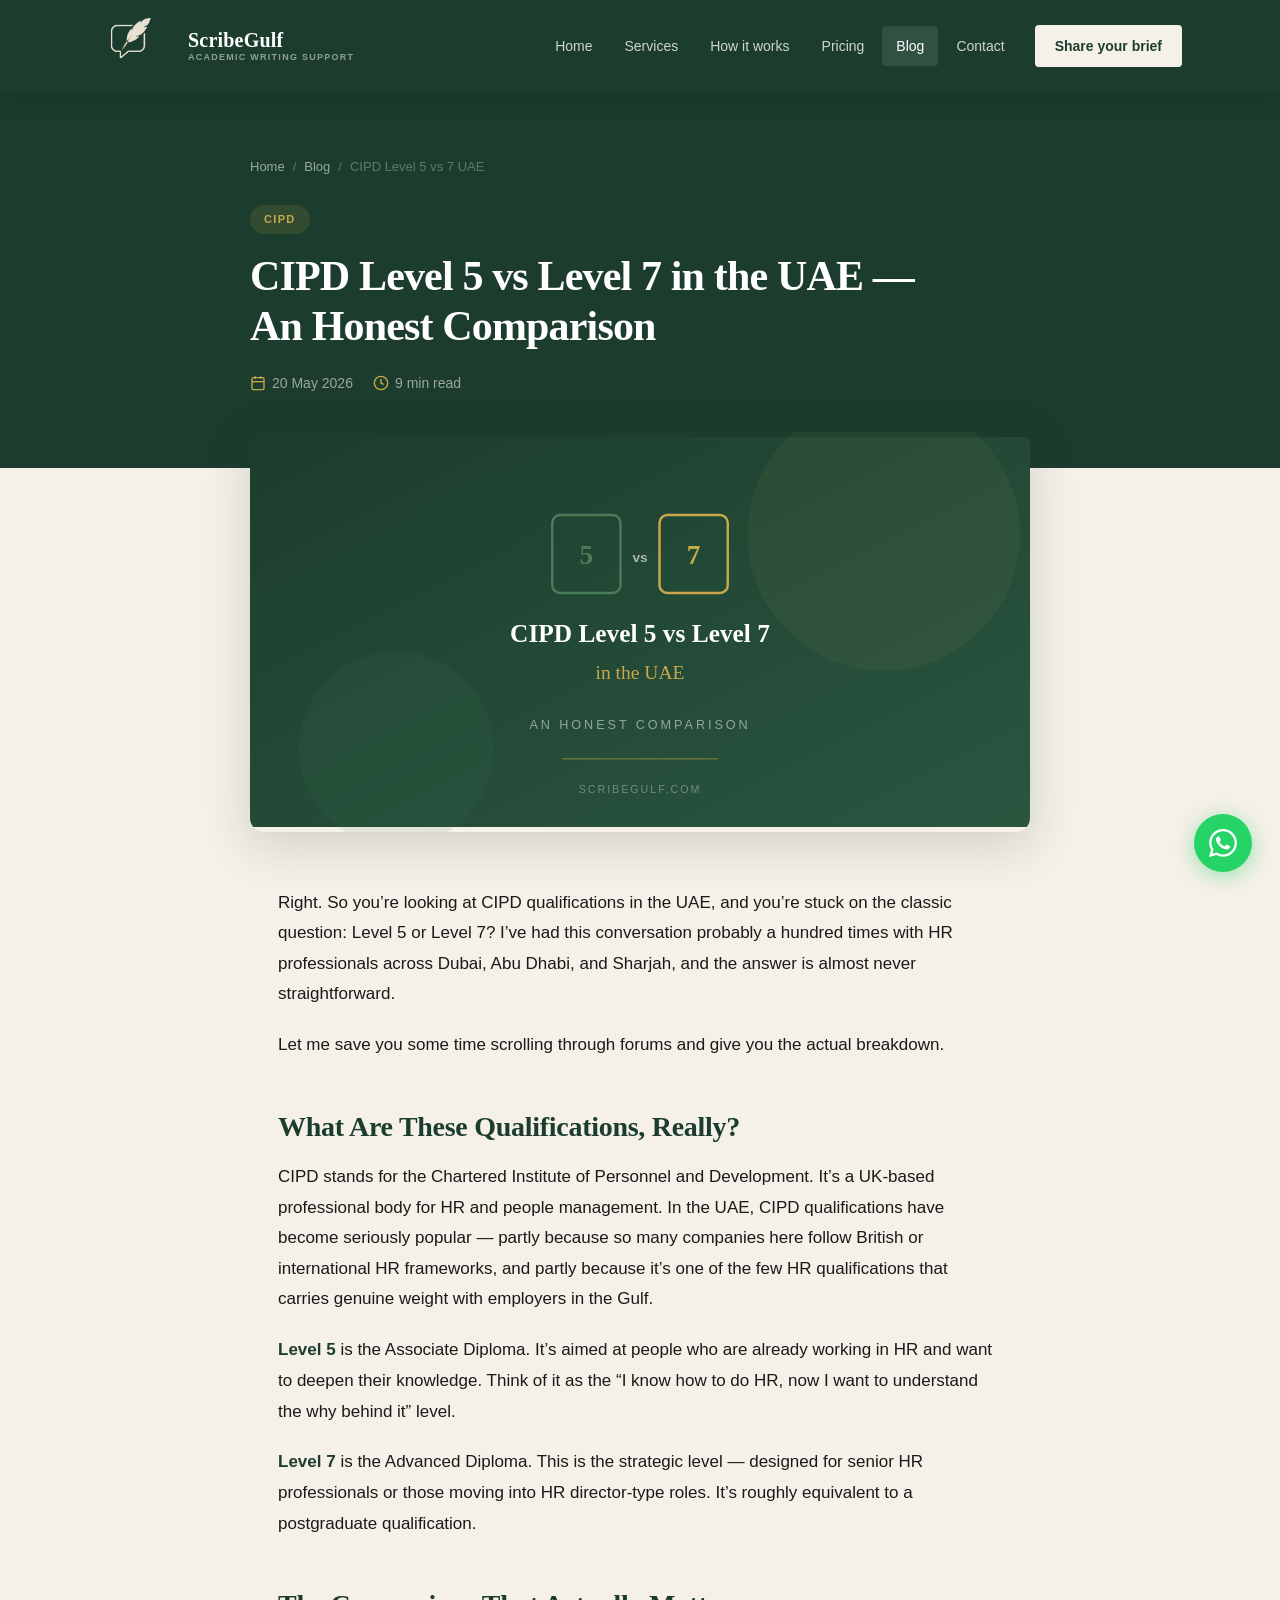
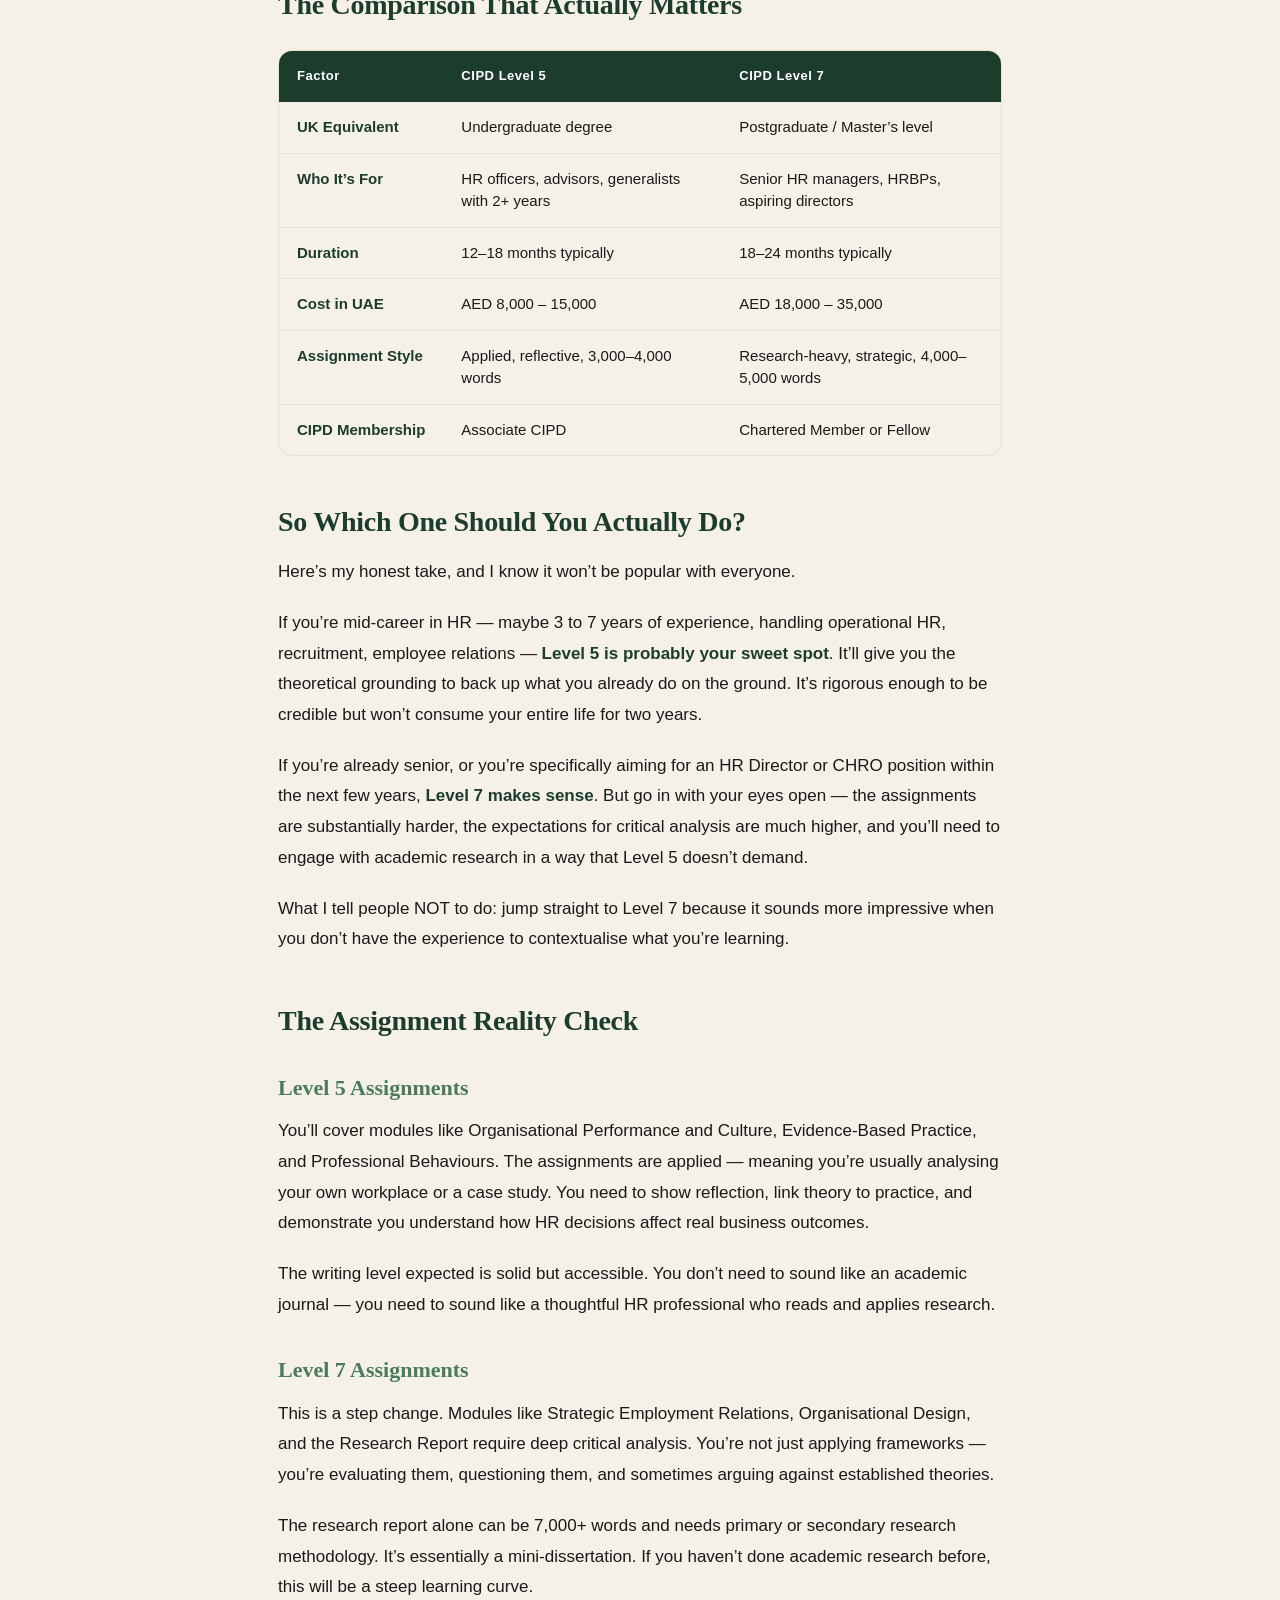
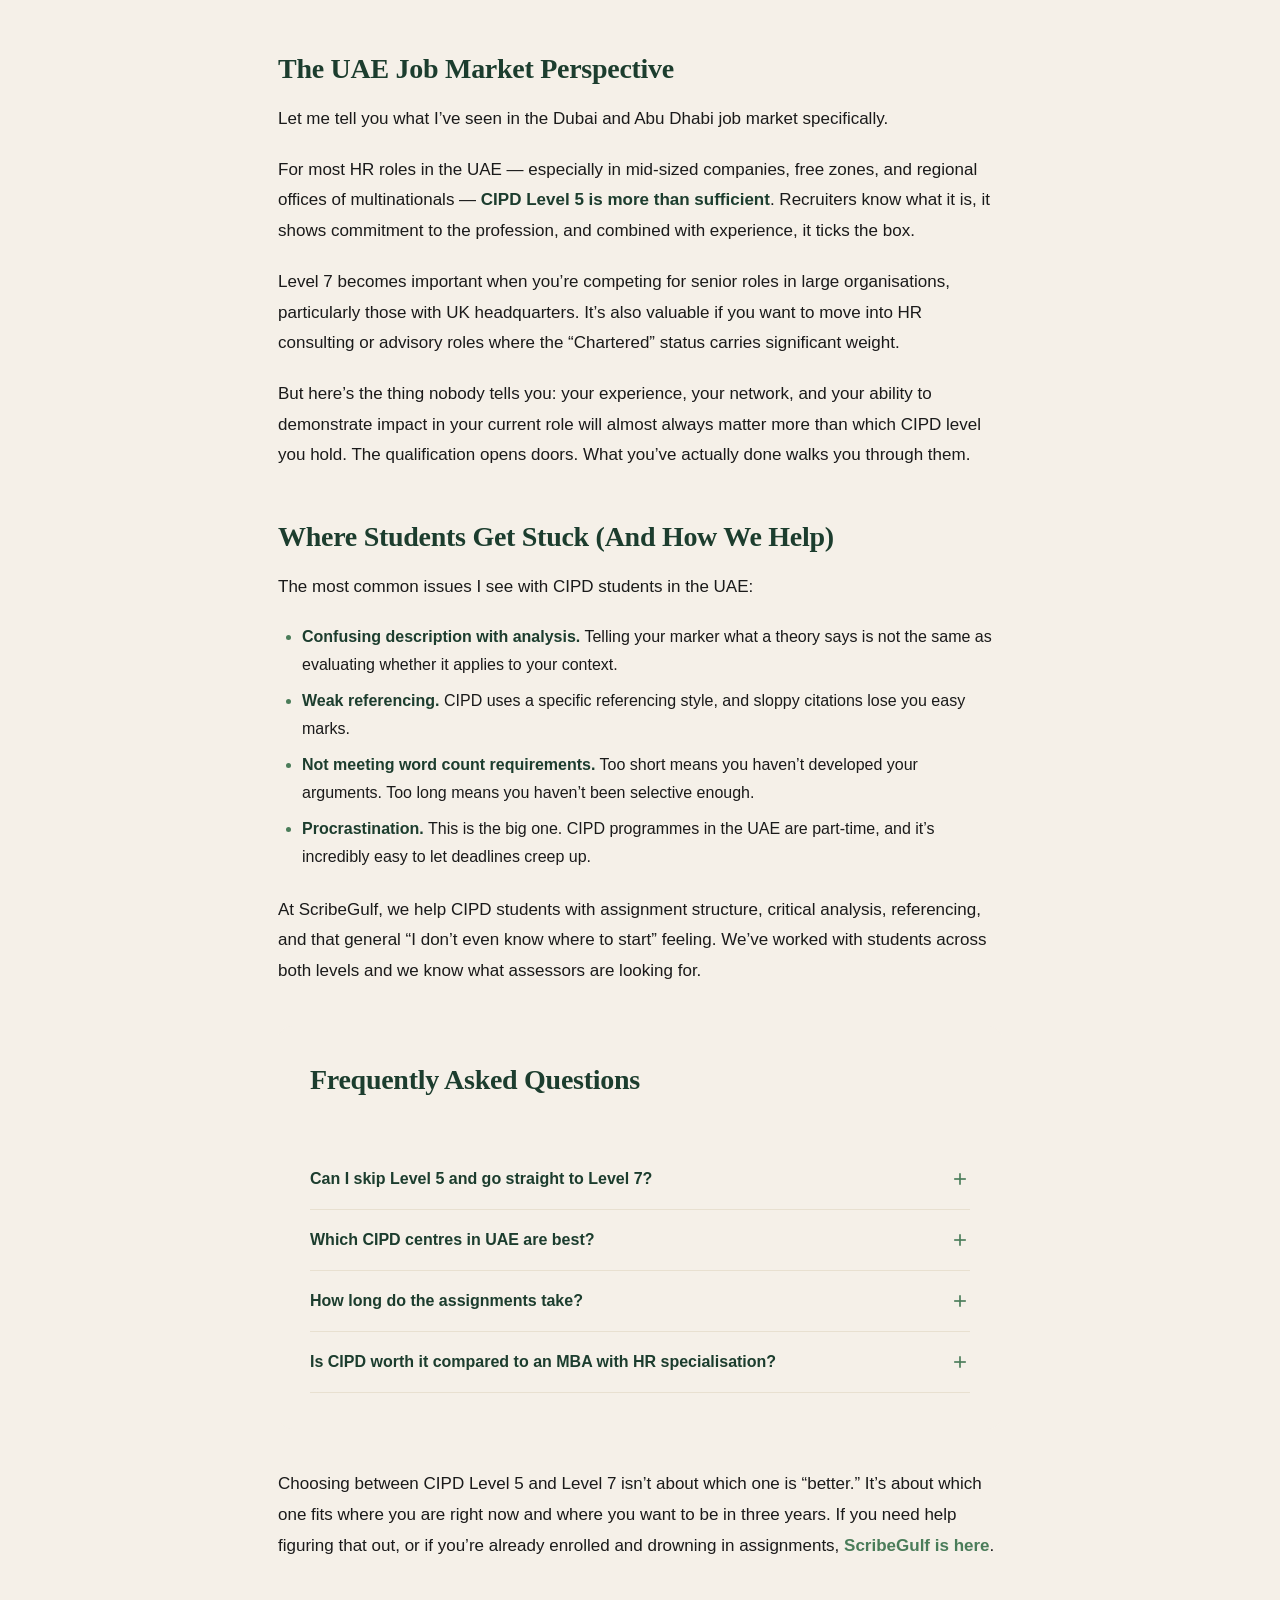
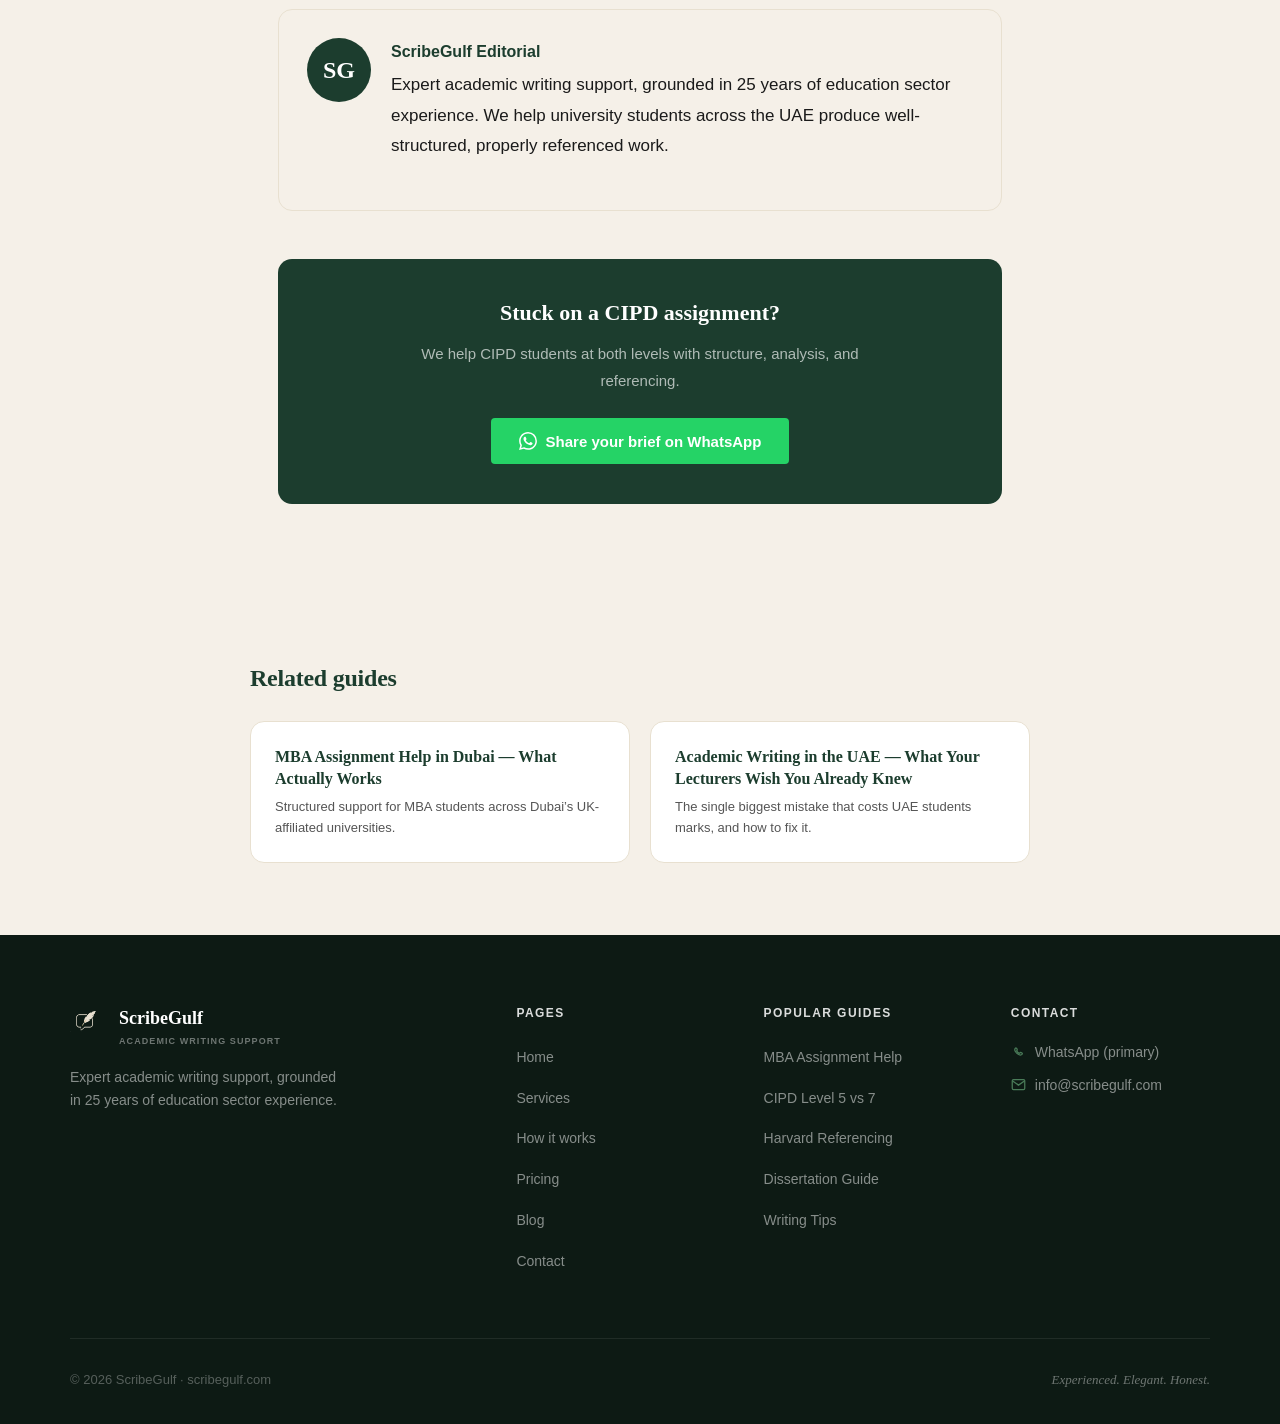
<file: blog/cipd-level-5-vs-level-7-uae.html>
<!DOCTYPE html>
<html lang="en">
<head>
  <meta charset="UTF-8">
  <meta name="viewport" content="width=device-width, initial-scale=1.0">
  <meta name="google-site-verification" content="EeA-iT8VjYXAGGg0yRz0T-tL8fP_zNefTfSF17xezn0" />
  <meta name="robots" content="index, follow">
  <title>CIPD Level 5 vs Level 7 in UAE — Honest Guide | ScribeGulf</title>
  <meta name="description" content="CIPD Level 5 vs Level 7 in the UAE: an honest comparison of cost, career impact, and assignment difficulty to help you choose the right level.">
  <meta name="keywords" content="CIPD Level 5 vs Level 7 UAE, CIPD assignment help Dubai, CIPD qualification comparison UAE, CIPD cost UAE">
  <link rel="canonical" href="https://scribegulf.com/blog/cipd-level-5-vs-level-7-uae.html">
  <link rel="icon" type="image/png" href="../Shield.png">
  <meta property="og:title" content="CIPD Level 5 vs Level 7 in the UAE — An Honest Comparison">
  <meta property="og:image" content="https://scribegulf.com/Logo.png">
  <meta property="og:description" content="Confused about CIPD Level 5 vs Level 7 in the UAE? This honest comparison covers costs, career impact, assignment difficulty, and which qualification makes sense for your situation.">
  <meta property="og:url" content="https://scribegulf.com/blog/cipd-level-5-vs-level-7-uae.html">
  <meta property="og:type" content="article">
  <meta property="og:site_name" content="ScribeGulf">
  <meta property="article:published_time" content="2026-05-20">
  <meta property="article:section" content="CIPD">
  <meta name="twitter:card" content="summary_large_image">
  <meta name="twitter:title" content="CIPD Level 5 vs Level 7 in the UAE — An Honest Comparison">
  <meta name="twitter:image" content="https://scribegulf.com/Logo.png">
  <meta name="twitter:description" content="Confused about CIPD Level 5 vs Level 7 in the UAE? This honest comparison covers costs, career impact, assignment difficulty, and which qualification makes sense for your situation.">
  <link rel="stylesheet" href="../style.css">
  <script type="application/ld+json">
  {
  "@context": "https://schema.org",
  "@type": "Article",
  "headline": "CIPD Level 5 vs Level 7 in the UAE — An Honest Comparison",
  "description": "Confused about CIPD Level 5 vs Level 7 in the UAE? This honest comparison covers costs, career impact, and assignment difficulty.",
  "url": "https://scribegulf.com/blog/cipd-level-5-vs-level-7-uae.html",
  "datePublished": "2026-05-20",
  "dateModified": "2026-05-20",
  "author": {
    "@type": "Organization",
    "name": "ScribeGulf",
    "url": "https://scribegulf.com"
  },
  "publisher": {
    "@type": "Organization",
    "name": "ScribeGulf"
  },
  "articleSection": "CIPD",
  "wordCount": 1400,
  "inLanguage": "en"
}
  </script>
  <script type="application/ld+json">
  {
  "@context": "https://schema.org",
  "@type": "FAQPage",
  "mainEntity": [
    {
      "@type": "Question",
      "name": "Can I skip Level 5 and go straight to Level 7?",
      "acceptedAnswer": {
        "@type": "Answer",
        "text": "Technically yes, if you have significant HR experience (usually 5+ years in a senior role) and ideally a relevant degree. But just because you can doesn't always mean you should."
      }
    },
    {
      "@type": "Question",
      "name": "How long do CIPD assignments take?",
      "acceptedAnswer": {
        "@type": "Answer",
        "text": "A single Level 5 assignment usually takes 15-25 hours of research and writing. Level 7 assignments can take 25-40 hours each."
      }
    },
    {
      "@type": "Question",
      "name": "Is CIPD worth it compared to an MBA with HR specialisation?",
      "acceptedAnswer": {
        "@type": "Answer",
        "text": "Different tools for different jobs. CIPD is deep HR expertise. An MBA is broader business knowledge with some HR flavour. If you want to be an HR specialist, CIPD. If you want to be a general business leader, MBA."
      }
    }
  ]
}
  </script>
  <script type="application/ld+json">
  {
  "@context": "https://schema.org",
  "@type": "BreadcrumbList",
  "itemListElement": [
    {
      "@type": "ListItem",
      "position": 1,
      "name": "Home",
      "item": "https://scribegulf.com/"
    },
    {
      "@type": "ListItem",
      "position": 2,
      "name": "Blog",
      "item": "https://scribegulf.com/blog.html"
    },
    {
      "@type": "ListItem",
      "position": 3,
      "name": "CIPD Level 5 vs 7 UAE"
    }
  ]
}
  </script>
</head>
<body>

<nav class="nav">
  <div class="nav__inner">
    <a href="../index.html" class="nav__logo" aria-label="ScribeGulf home">
      <img src="../Shield-nav.png" class="nav__logo-icon" alt="" aria-hidden="true" width="78" height="78">
      <div class="nav__logo-wordmark">
        <span class="nav__logo-name">ScribeGulf</span>
        <span class="nav__logo-sub">Academic Writing Support</span>
      </div>
    </a>
    <div class="nav__menu">
      <a href="../index.html" class="nav__link" data-page="index.html">Home</a>
      <a href="../services.html" class="nav__link" data-page="services.html">Services</a>
      <a href="../how-it-works.html" class="nav__link" data-page="how-it-works.html">How it works</a>
      <a href="../pricing.html" class="nav__link" data-page="pricing.html">Pricing</a>
      <a href="../blog.html" class="nav__link active" data-page="blog.html">Blog</a>
      <a href="../contact.html" class="nav__link" data-page="contact.html">Contact</a>
      <a href="../contact.html#brief-form" class="nav__cta">Share your brief</a>
    </div>
    <button class="nav__hamburger" aria-label="Open menu" aria-expanded="false"><span></span><span></span><span></span></button>
  </div>
  <div class="nav__mobile">
    <a href="../index.html" class="nav__link" data-page="index.html">Home</a>
    <a href="../services.html" class="nav__link" data-page="services.html">Services</a>
    <a href="../how-it-works.html" class="nav__link" data-page="how-it-works.html">How it works</a>
    <a href="../pricing.html" class="nav__link" data-page="pricing.html">Pricing</a>
    <a href="../blog.html" class="nav__link" data-page="blog.html">Blog</a>
    <a href="../contact.html" class="nav__link" data-page="contact.html">Contact</a>
    <a href="../contact.html#brief-form" class="nav__cta btn btn--whatsapp">Share your brief</a>
  </div>
</nav>

<section class="blog-hero">
  <div class="blog-hero__inner">
    <nav class="blog-hero__breadcrumb" aria-label="Breadcrumb">
      <a href="../index.html">Home</a> <span>/</span>
      <a href="../blog.html">Blog</a> <span>/</span>
      <span>CIPD Level 5 vs 7 UAE</span>
    </nav>
    <span class="blog-hero__tag">CIPD</span>
    <h1>CIPD Level 5 vs Level 7 in the UAE &mdash; An Honest Comparison</h1>
    <div class="blog-hero__meta">
      <div class="blog-hero__meta-item">
        <svg viewBox="0 0 24 24" fill="none" stroke="currentColor" stroke-width="2"><rect x="3" y="4" width="18" height="18" rx="2" ry="2"/><line x1="16" y1="2" x2="16" y2="6"/><line x1="8" y1="2" x2="8" y2="6"/><line x1="3" y1="10" x2="21" y2="10"/></svg>
        20 May 2026
      </div>
      <div class="blog-hero__meta-item">
        <svg viewBox="0 0 24 24" fill="none" stroke="currentColor" stroke-width="2"><circle cx="12" cy="12" r="10"/><polyline points="12 6 12 12 16 14"/></svg>
        9 min read
      </div>
    </div>
  </div>
</section>

<img src="img/cipd-comparison-hero.svg" alt="CIPD Level 5 vs Level 7 comparison for UAE HR professionals" class="blog-hero-img" width="800" height="400">

<article class="blog-content">

  <p>Right. So you&rsquo;re looking at CIPD qualifications in the UAE, and you&rsquo;re stuck on the classic question: Level 5 or Level 7? I&rsquo;ve had this conversation probably a hundred times with HR professionals across Dubai, Abu Dhabi, and Sharjah, and the answer is almost never straightforward.</p>

  <p>Let me save you some time scrolling through forums and give you the actual breakdown.</p>

  <h2>What Are These Qualifications, Really?</h2>

  <p>CIPD stands for the Chartered Institute of Personnel and Development. It&rsquo;s a UK-based professional body for HR and people management. In the UAE, CIPD qualifications have become seriously popular &mdash; partly because so many companies here follow British or international HR frameworks, and partly because it&rsquo;s one of the few HR qualifications that carries genuine weight with employers in the Gulf.</p>

  <p><strong>Level 5</strong> is the Associate Diploma. It&rsquo;s aimed at people who are already working in HR and want to deepen their knowledge. Think of it as the &ldquo;I know how to do HR, now I want to understand the why behind it&rdquo; level.</p>

  <p><strong>Level 7</strong> is the Advanced Diploma. This is the strategic level &mdash; designed for senior HR professionals or those moving into HR director-type roles. It&rsquo;s roughly equivalent to a postgraduate qualification.</p>

  <h2>The Comparison That Actually Matters</h2>

  <div class="blog-table-wrap">
    <table class="blog-table">
      <thead>
        <tr><th>Factor</th><th>CIPD Level 5</th><th>CIPD Level 7</th></tr>
      </thead>
      <tbody>
        <tr><td>UK Equivalent</td><td>Undergraduate degree</td><td>Postgraduate / Master&rsquo;s level</td></tr>
        <tr><td>Who It&rsquo;s For</td><td>HR officers, advisors, generalists with 2+ years</td><td>Senior HR managers, HRBPs, aspiring directors</td></tr>
        <tr><td>Duration</td><td>12&ndash;18 months typically</td><td>18&ndash;24 months typically</td></tr>
        <tr><td>Cost in UAE</td><td>AED 8,000 &ndash; 15,000</td><td>AED 18,000 &ndash; 35,000</td></tr>
        <tr><td>Assignment Style</td><td>Applied, reflective, 3,000&ndash;4,000 words</td><td>Research-heavy, strategic, 4,000&ndash;5,000 words</td></tr>
        <tr><td>CIPD Membership</td><td>Associate CIPD</td><td>Chartered Member or Fellow</td></tr>
      </tbody>
    </table>
  </div>

  <h2>So Which One Should You Actually Do?</h2>

  <p>Here&rsquo;s my honest take, and I know it won&rsquo;t be popular with everyone.</p>

  <p>If you&rsquo;re mid-career in HR &mdash; maybe 3 to 7 years of experience, handling operational HR, recruitment, employee relations &mdash; <strong>Level 5 is probably your sweet spot</strong>. It&rsquo;ll give you the theoretical grounding to back up what you already do on the ground. It&rsquo;s rigorous enough to be credible but won&rsquo;t consume your entire life for two years.</p>

  <p>If you&rsquo;re already senior, or you&rsquo;re specifically aiming for an HR Director or CHRO position within the next few years, <strong>Level 7 makes sense</strong>. But go in with your eyes open &mdash; the assignments are substantially harder, the expectations for critical analysis are much higher, and you&rsquo;ll need to engage with academic research in a way that Level 5 doesn&rsquo;t demand.</p>

  <p>What I tell people NOT to do: jump straight to Level 7 because it sounds more impressive when you don&rsquo;t have the experience to contextualise what you&rsquo;re learning.</p>

  <h2>The Assignment Reality Check</h2>

  <h3>Level 5 Assignments</h3>
  <p>You&rsquo;ll cover modules like Organisational Performance and Culture, Evidence-Based Practice, and Professional Behaviours. The assignments are applied &mdash; meaning you&rsquo;re usually analysing your own workplace or a case study. You need to show reflection, link theory to practice, and demonstrate you understand how HR decisions affect real business outcomes.</p>

  <p>The writing level expected is solid but accessible. You don&rsquo;t need to sound like an academic journal &mdash; you need to sound like a thoughtful HR professional who reads and applies research.</p>

  <h3>Level 7 Assignments</h3>
  <p>This is a step change. Modules like Strategic Employment Relations, Organisational Design, and the Research Report require deep critical analysis. You&rsquo;re not just applying frameworks &mdash; you&rsquo;re evaluating them, questioning them, and sometimes arguing against established theories.</p>

  <p>The research report alone can be 7,000+ words and needs primary or secondary research methodology. It&rsquo;s essentially a mini-dissertation. If you haven&rsquo;t done academic research before, this will be a steep learning curve.</p>

  <h2>The UAE Job Market Perspective</h2>

  <p>Let me tell you what I&rsquo;ve seen in the Dubai and Abu Dhabi job market specifically.</p>

  <p>For most HR roles in the UAE &mdash; especially in mid-sized companies, free zones, and regional offices of multinationals &mdash; <strong>CIPD Level 5 is more than sufficient</strong>. Recruiters know what it is, it shows commitment to the profession, and combined with experience, it ticks the box.</p>

  <p>Level 7 becomes important when you&rsquo;re competing for senior roles in large organisations, particularly those with UK headquarters. It&rsquo;s also valuable if you want to move into HR consulting or advisory roles where the &ldquo;Chartered&rdquo; status carries significant weight.</p>

  <p>But here&rsquo;s the thing nobody tells you: your experience, your network, and your ability to demonstrate impact in your current role will almost always matter more than which CIPD level you hold. The qualification opens doors. What you&rsquo;ve actually done walks you through them.</p>

  <h2>Where Students Get Stuck (And How We Help)</h2>

  <p>The most common issues I see with CIPD students in the UAE:</p>
  <ul>
    <li><strong>Confusing description with analysis.</strong> Telling your marker what a theory says is not the same as evaluating whether it applies to your context.</li>
    <li><strong>Weak referencing.</strong> CIPD uses a specific referencing style, and sloppy citations lose you easy marks.</li>
    <li><strong>Not meeting word count requirements.</strong> Too short means you haven&rsquo;t developed your arguments. Too long means you haven&rsquo;t been selective enough.</li>
    <li><strong>Procrastination.</strong> This is the big one. CIPD programmes in the UAE are part-time, and it&rsquo;s incredibly easy to let deadlines creep up.</li>
  </ul>

  <p>At ScribeGulf, we help CIPD students with assignment structure, critical analysis, referencing, and that general &ldquo;I don&rsquo;t even know where to start&rdquo; feeling. We&rsquo;ve worked with students across both levels and we know what assessors are looking for.</p>

  <div class="blog-faq">
    <h2>Frequently Asked Questions</h2>
    <div class="faq-wrap">
      <div class="faq-item">
        <button class="faq-q">Can I skip Level 5 and go straight to Level 7? <svg viewBox="0 0 24 24" fill="none" stroke="currentColor" stroke-width="2"><line x1="12" y1="5" x2="12" y2="19"/><line x1="5" y1="12" x2="19" y2="12"/></svg></button>
        <div class="faq-a"><p>Technically yes, if you have significant HR experience (usually 5+ years in a senior role) and ideally a relevant degree. But read what I said above &mdash; just because you can doesn&rsquo;t always mean you should.</p></div>
      </div>
      <div class="faq-item">
        <button class="faq-q">Which CIPD centres in UAE are best? <svg viewBox="0 0 24 24" fill="none" stroke="currentColor" stroke-width="2"><line x1="12" y1="5" x2="12" y2="19"/><line x1="5" y1="12" x2="19" y2="12"/></svg></button>
        <div class="faq-a"><p>I&rsquo;m not going to name names because it depends on your schedule, budget, and learning style. What I will say is: check whether the centre is a CIPD-approved study centre, not just someone claiming to offer CIPD prep.</p></div>
      </div>
      <div class="faq-item">
        <button class="faq-q">How long do the assignments take? <svg viewBox="0 0 24 24" fill="none" stroke="currentColor" stroke-width="2"><line x1="12" y1="5" x2="12" y2="19"/><line x1="5" y1="12" x2="19" y2="12"/></svg></button>
        <div class="faq-a"><p>A single Level 5 assignment usually takes 15&ndash;25 hours of research and writing, spread over a few weeks. Level 7 assignments can take 25&ndash;40 hours each. Multiply that by the number of modules, and you start to see why planning matters.</p></div>
      </div>
      <div class="faq-item">
        <button class="faq-q">Is CIPD worth it compared to an MBA with HR specialisation? <svg viewBox="0 0 24 24" fill="none" stroke="currentColor" stroke-width="2"><line x1="12" y1="5" x2="12" y2="19"/><line x1="5" y1="12" x2="19" y2="12"/></svg></button>
        <div class="faq-a"><p>Different tools for different jobs. CIPD is deep HR expertise. An MBA is broader business knowledge with some HR flavour. If you want to be an HR specialist, CIPD. If you want to be a general business leader who understands HR, MBA. Some ambitious people do both.</p></div>
      </div>
    </div>
  </div>

  <p>Choosing between CIPD Level 5 and Level 7 isn&rsquo;t about which one is &ldquo;better.&rdquo; It&rsquo;s about which one fits where you are right now and where you want to be in three years. If you need help figuring that out, or if you&rsquo;re already enrolled and drowning in assignments, <a href="https://wa.me/12368696643?text=Hi%20ScribeGulf%2C%20I%20need%20CIPD%20assignment%20help." style="color:var(--sage); font-weight:600;">ScribeGulf is here</a>.</p>


  <div class="blog-author">
    <div class="blog-author__avatar">SG</div>
    <div>
      <div class="blog-author__name">ScribeGulf Editorial</div>
      <p class="blog-author__bio">Expert academic writing support, grounded in 25 years of education sector experience. We help university students across the UAE produce well-structured, properly referenced work.</p>
    </div>
  </div>

  <div class="blog-cta">
    <h3>Stuck on a CIPD assignment?</h3>
    <p>We help CIPD students at both levels with structure, analysis, and referencing.</p>
    <a href="https://wa.me/12368696643?text=Hi%20ScribeGulf%2C%20I%20need%20help%20with%20my%20CIPD%20assignment." target="_blank" rel="noopener" class="btn btn--whatsapp">
      <svg viewBox="0 0 24 24" fill="currentColor" width="18" height="18"><path d="M17.472 14.382c-.297-.149-1.758-.867-2.03-.967-.273-.099-.471-.148-.67.15-.197.297-.767.966-.94 1.164-.173.199-.347.223-.644.075-.297-.15-1.255-.463-2.39-1.475-.883-.788-1.48-1.761-1.653-2.059-.173-.297-.018-.458.13-.606.134-.133.298-.347.446-.52.149-.174.198-.298.298-.497.099-.198.05-.371-.025-.52-.075-.149-.669-1.612-.916-2.207-.242-.579-.487-.5-.669-.51-.173-.008-.371-.01-.57-.01-.198 0-.52.074-.792.372-.272.297-1.04 1.016-1.04 2.479 0 1.462 1.065 2.875 1.213 3.074.149.198 2.096 3.2 5.077 4.487.709.306 1.262.489 1.694.625.712.227 1.36.195 1.871.118.571-.085 1.758-.719 2.006-1.413.248-.694.248-1.289.173-1.413-.074-.124-.272-.198-.57-.347m-5.421 7.403h-.004a9.87 9.87 0 01-5.031-1.378l-.361-.214-3.741.982.998-3.648-.235-.374a9.86 9.86 0 01-1.51-5.26c.001-5.45 4.436-9.884 9.888-9.884 2.64 0 5.122 1.03 6.988 2.898a9.825 9.825 0 012.893 6.994c-.003 5.45-4.437 9.884-9.885 9.884m8.413-18.297A11.815 11.815 0 0012.05 0C5.495 0 .16 5.335.157 11.892c0 2.096.547 4.142 1.588 5.945L.057 24l6.305-1.654a11.882 11.882 0 005.683 1.448h.005c6.554 0 11.89-5.335 11.893-11.893a11.821 11.821 0 00-3.48-8.413z"/></svg>
      Share your brief on WhatsApp
    </a>
  </div>
</article>

<section class="blog-related">
  <div class="blog-related__inner">
    <h2>Related guides</h2>
    <div class="blog-related__grid">
      <div class="blog-related__card">
        <h3><a href="mba-assignment-help-dubai.html">MBA Assignment Help in Dubai &mdash; What Actually Works</a></h3>
        <p>Structured support for MBA students across Dubai’s UK-affiliated universities.</p>
      </div>
      <div class="blog-related__card">
        <h3><a href="academic-writing-tips-uae-students.html">Academic Writing in the UAE &mdash; What Your Lecturers Wish You Already Knew</a></h3>
        <p>The single biggest mistake that costs UAE students marks, and how to fix it.</p>
      </div>
    </div>
  </div>
</section>

<footer class="footer">
  <div class="footer__top">
    <div>
      <div class="footer__logo-wrap">
        <img src="../Shield-nav.png" class="footer__logo-icon" alt="" aria-hidden="true">
        <div><div class="footer__logo-name">ScribeGulf</div><span class="footer__logo-sub">Academic Writing Support</span></div>
      </div>
      <p class="footer__brand-desc">Expert academic writing support, grounded in 25 years of education sector experience.</p>
    </div>
    <div>
      <div class="footer__col-title">Pages</div>
      <ul class="footer__links">
        <li><a href="../index.html">Home</a></li><li><a href="../services.html">Services</a></li>
        <li><a href="../how-it-works.html">How it works</a></li><li><a href="../pricing.html">Pricing</a></li>
        <li><a href="../blog.html">Blog</a></li><li><a href="../contact.html">Contact</a></li>
      </ul>
    </div>
    <div>
      <div class="footer__col-title">Popular Guides</div>
      <ul class="footer__links">
        <li><a href="mba-assignment-help-dubai.html">MBA Assignment Help</a></li>
        <li><a href="cipd-level-5-vs-level-7-uae.html">CIPD Level 5 vs 7</a></li>
        <li><a href="harvard-referencing-guide-uae-students.html">Harvard Referencing</a></li>
        <li><a href="dissertation-structure-guide-uae-students.html">Dissertation Guide</a></li>
        <li><a href="academic-writing-tips-uae-students.html">Writing Tips</a></li>
      </ul>
    </div>
    <div>
      <div class="footer__col-title">Contact</div>
      <div class="footer__contact-item"><svg class="footer__contact-icon" viewBox="0 0 24 24" fill="none" stroke="currentColor" stroke-width="2"><path d="M17.472 14.382c-.297-.149-1.758-.867-2.03-.967-.273-.099-.471-.148-.67.15-.197.297-.767.966-.94 1.164-.173.199-.347.223-.644.075-.297-.15-1.255-.463-2.39-1.475-.883-.788-1.48-1.761-1.653-2.059-.173-.297-.018-.458.13-.606.134-.133.298-.347.446-.52.149-.174.198-.298.298-.497.099-.198.05-.371-.025-.52-.075-.149-.669-1.612-.916-2.207-.242-.579-.487-.5-.669-.51-.173-.008-.371-.01-.57-.01-.198 0-.52.074-.792.372-.272.297-1.04 1.016-1.04 2.479 0 1.462 1.065 2.875 1.213 3.074.149.198 2.096 3.2 5.077 4.487.709.306 1.262.489 1.694.625.712.227 1.36.195 1.871.118.571-.085 1.758-.719 2.006-1.413.248-.694.248-1.289.173-1.413-.074-.124-.272-.198-.57-.347"/></svg>WhatsApp (primary)</div>
      <div class="footer__contact-item"><svg class="footer__contact-icon" viewBox="0 0 24 24" fill="none" stroke="currentColor" stroke-width="2"><path d="M4 4h16c1.1 0 2 .9 2 2v12c0 1.1-.9 2-2 2H4c-1.1 0-2-.9-2-2V6c0-1.1.9-2 2-2z"/><polyline points="22,6 12,13 2,6"/></svg>info@scribegulf.com</div>
    </div>
  </div>
  <div class="footer__bottom">
    <div class="footer__copy">&copy; 2026 ScribeGulf &middot; scribegulf.com</div>
    <div class="footer__tagline">Experienced. Elegant. Honest.</div>
  </div>
</footer>
<a href="https://wa.me/12368696643?text=Hi%20ScribeGulf%2C%20I%27d%20like%20to%20share%20my%20brief." target="_blank" rel="noopener" class="wa-float" aria-label="Chat on WhatsApp"><svg viewBox="0 0 24 24" fill="white"><path d="M17.472 14.382c-.297-.149-1.758-.867-2.03-.967-.273-.099-.471-.148-.67.15-.197.297-.767.966-.94 1.164-.173.199-.347.223-.644.075-.297-.15-1.255-.463-2.39-1.475-.883-.788-1.48-1.761-1.653-2.059-.173-.297-.018-.458.13-.606.134-.133.298-.347.446-.52.149-.174.198-.298.298-.497.099-.198.05-.371-.025-.52-.075-.149-.669-1.612-.916-2.207-.242-.579-.487-.5-.669-.51-.173-.008-.371-.01-.57-.01-.198 0-.52.074-.792.372-.272.297-1.04 1.016-1.04 2.479 0 1.462 1.065 2.875 1.213 3.074.149.198 2.096 3.2 5.077 4.487.709.306 1.262.489 1.694.625.712.227 1.36.195 1.871.118.571-.085 1.758-.719 2.006-1.413.248-.694.248-1.289.173-1.413-.074-.124-.272-.198-.57-.347m-5.421 7.403h-.004a9.87 9.87 0 01-5.031-1.378l-.361-.214-3.741.982.998-3.648-.235-.374a9.86 9.86 0 01-1.51-5.26c.001-5.45 4.436-9.884 9.888-9.884 2.64 0 5.122 1.03 6.988 2.898a9.825 9.825 0 012.893 6.994c-.003 5.45-4.437 9.884-9.885 9.884m8.413-18.297A11.815 11.815 0 0012.05 0C5.495 0 .16 5.335.157 11.892c0 2.096.547 4.142 1.588 5.945L.057 24l6.305-1.654a11.882 11.882 0 005.683 1.448h.005c6.554 0 11.89-5.335 11.893-11.893a11.821 11.821 0 00-3.48-8.413z"/></svg></a>
<script src="../script.js"></script>
</body>
</html>
</file>
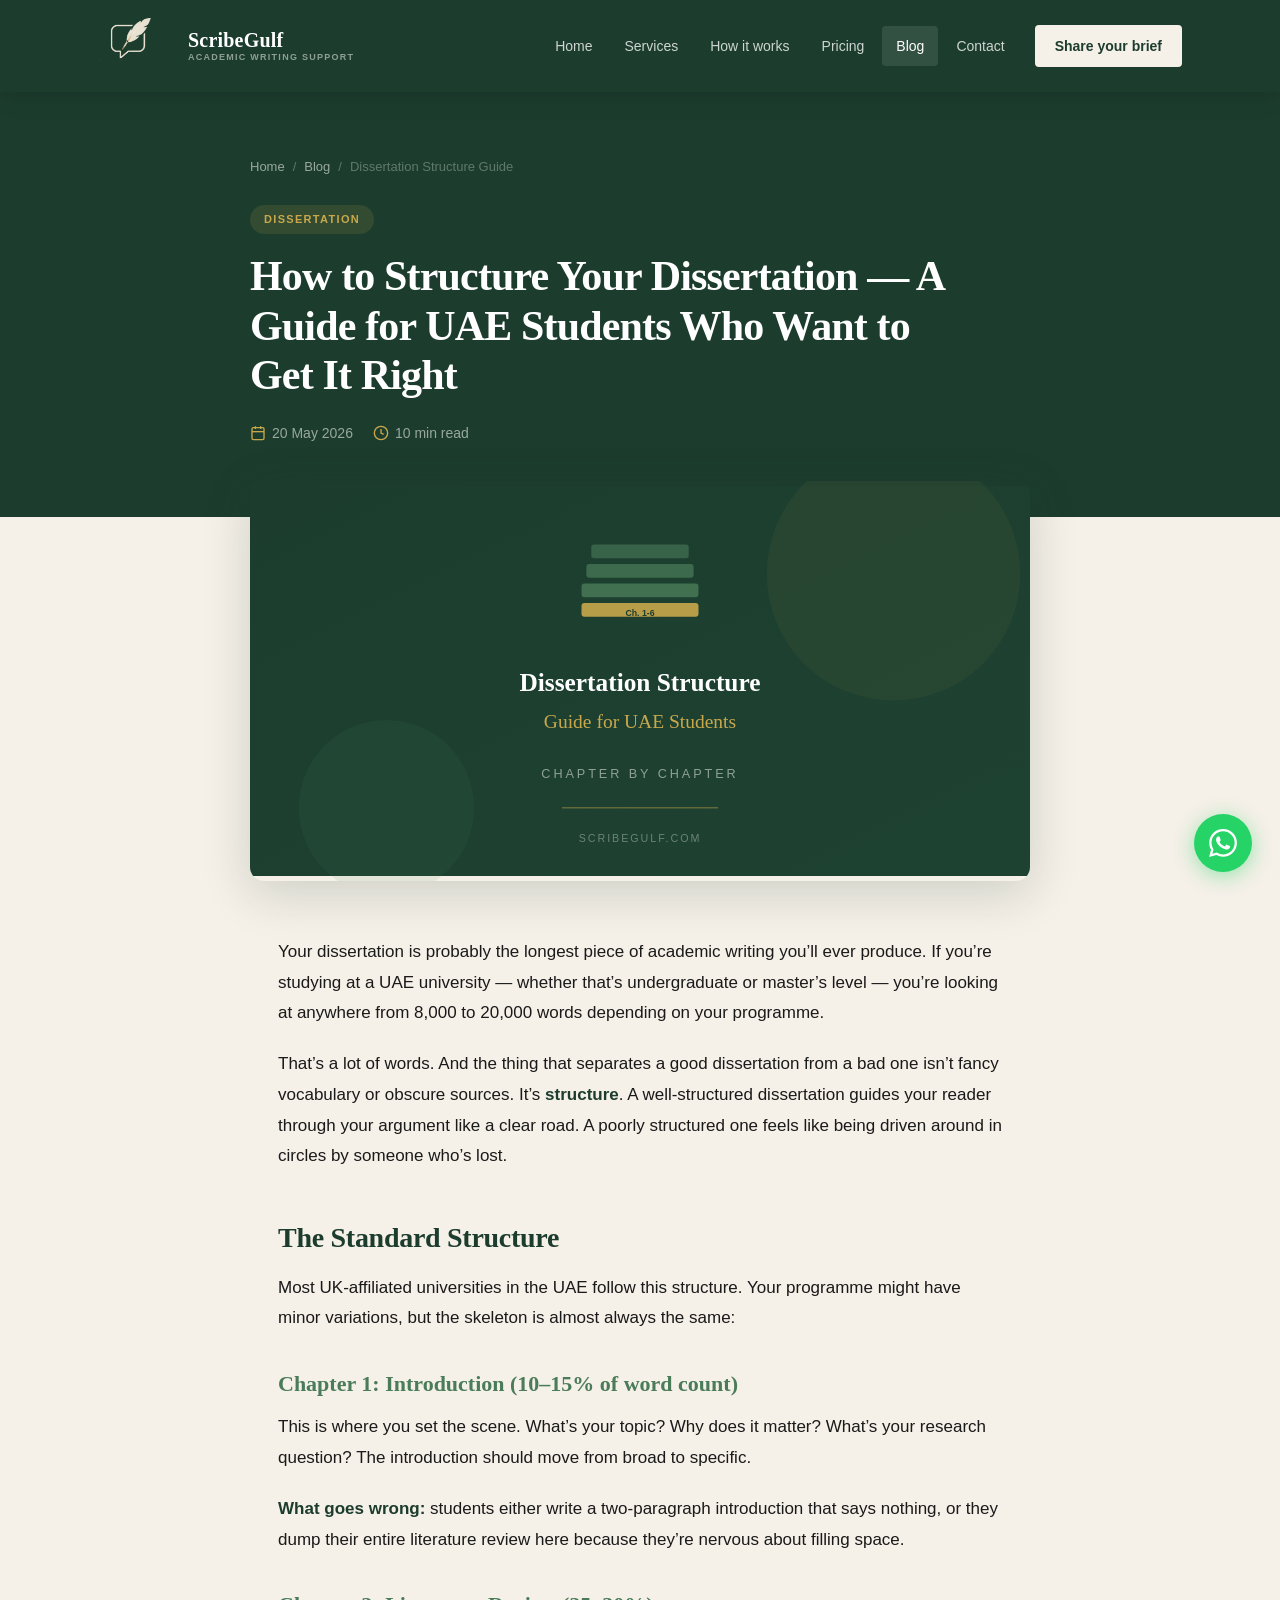
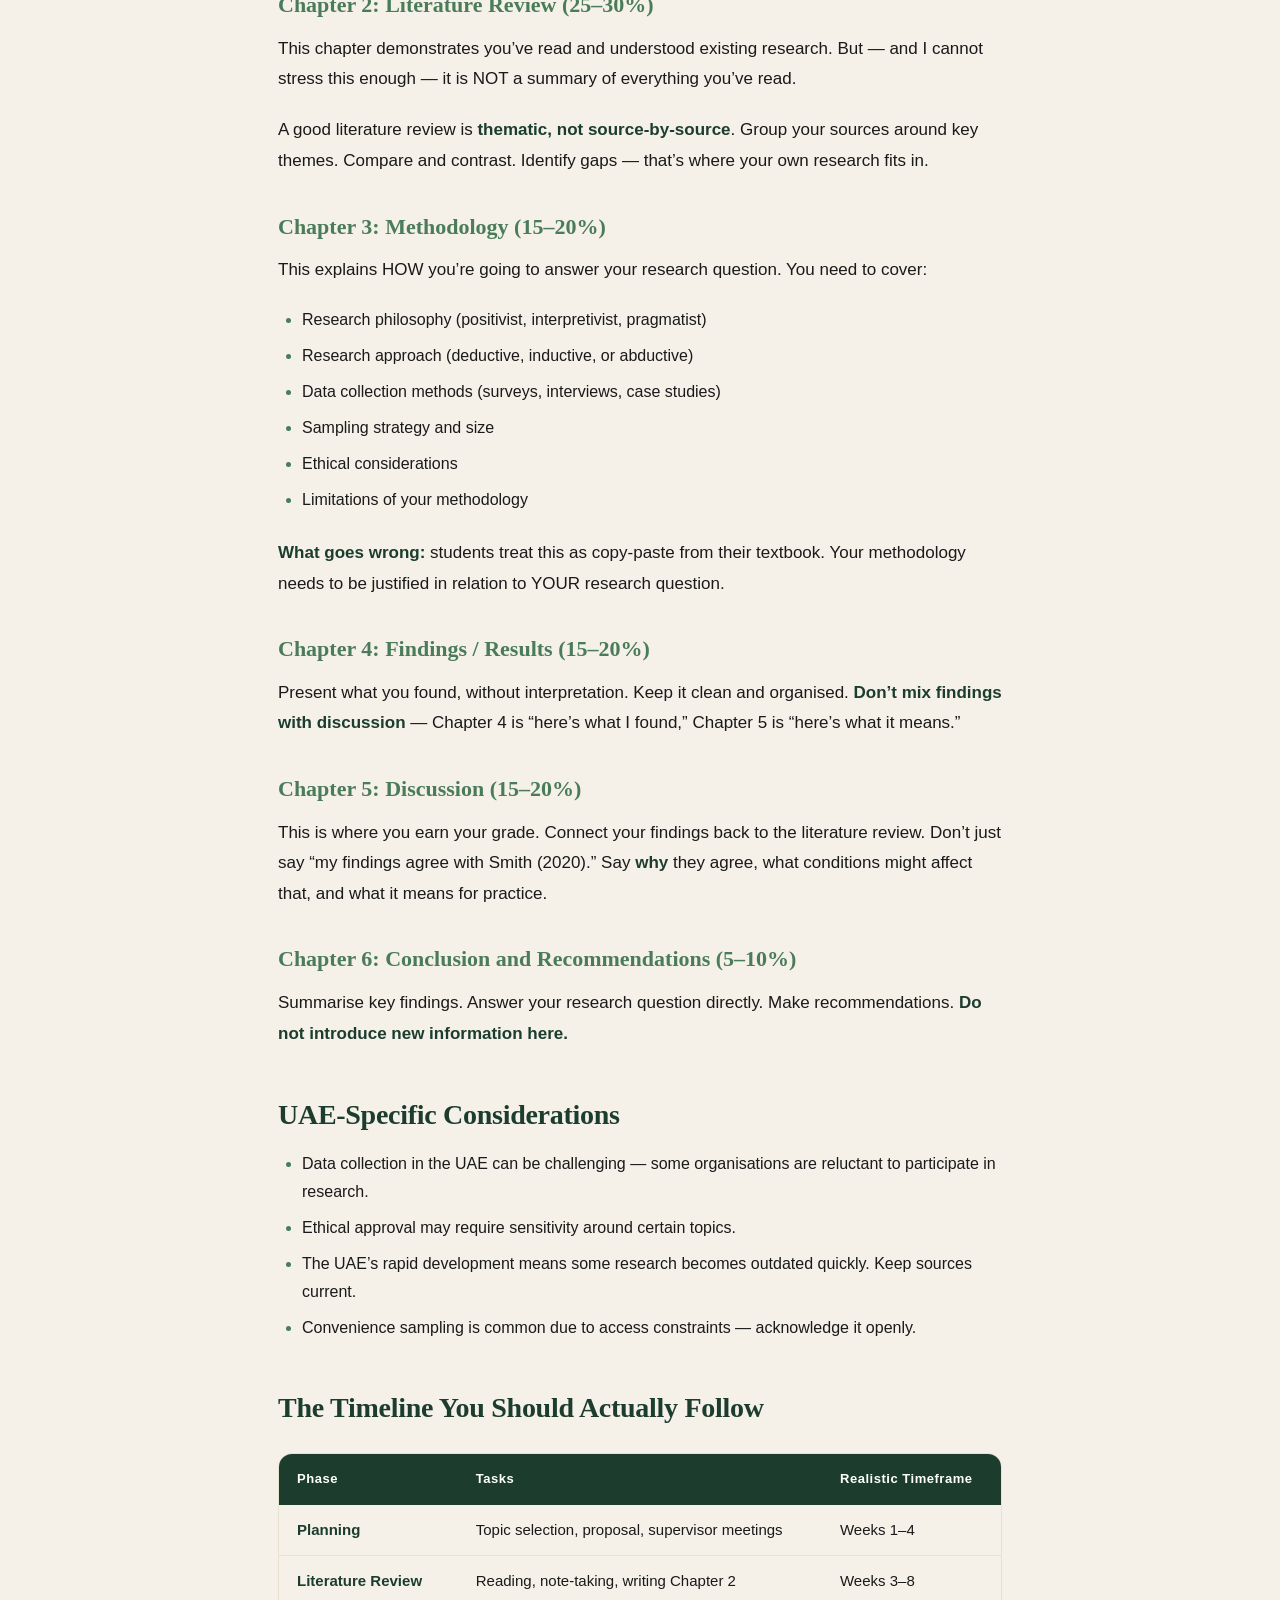
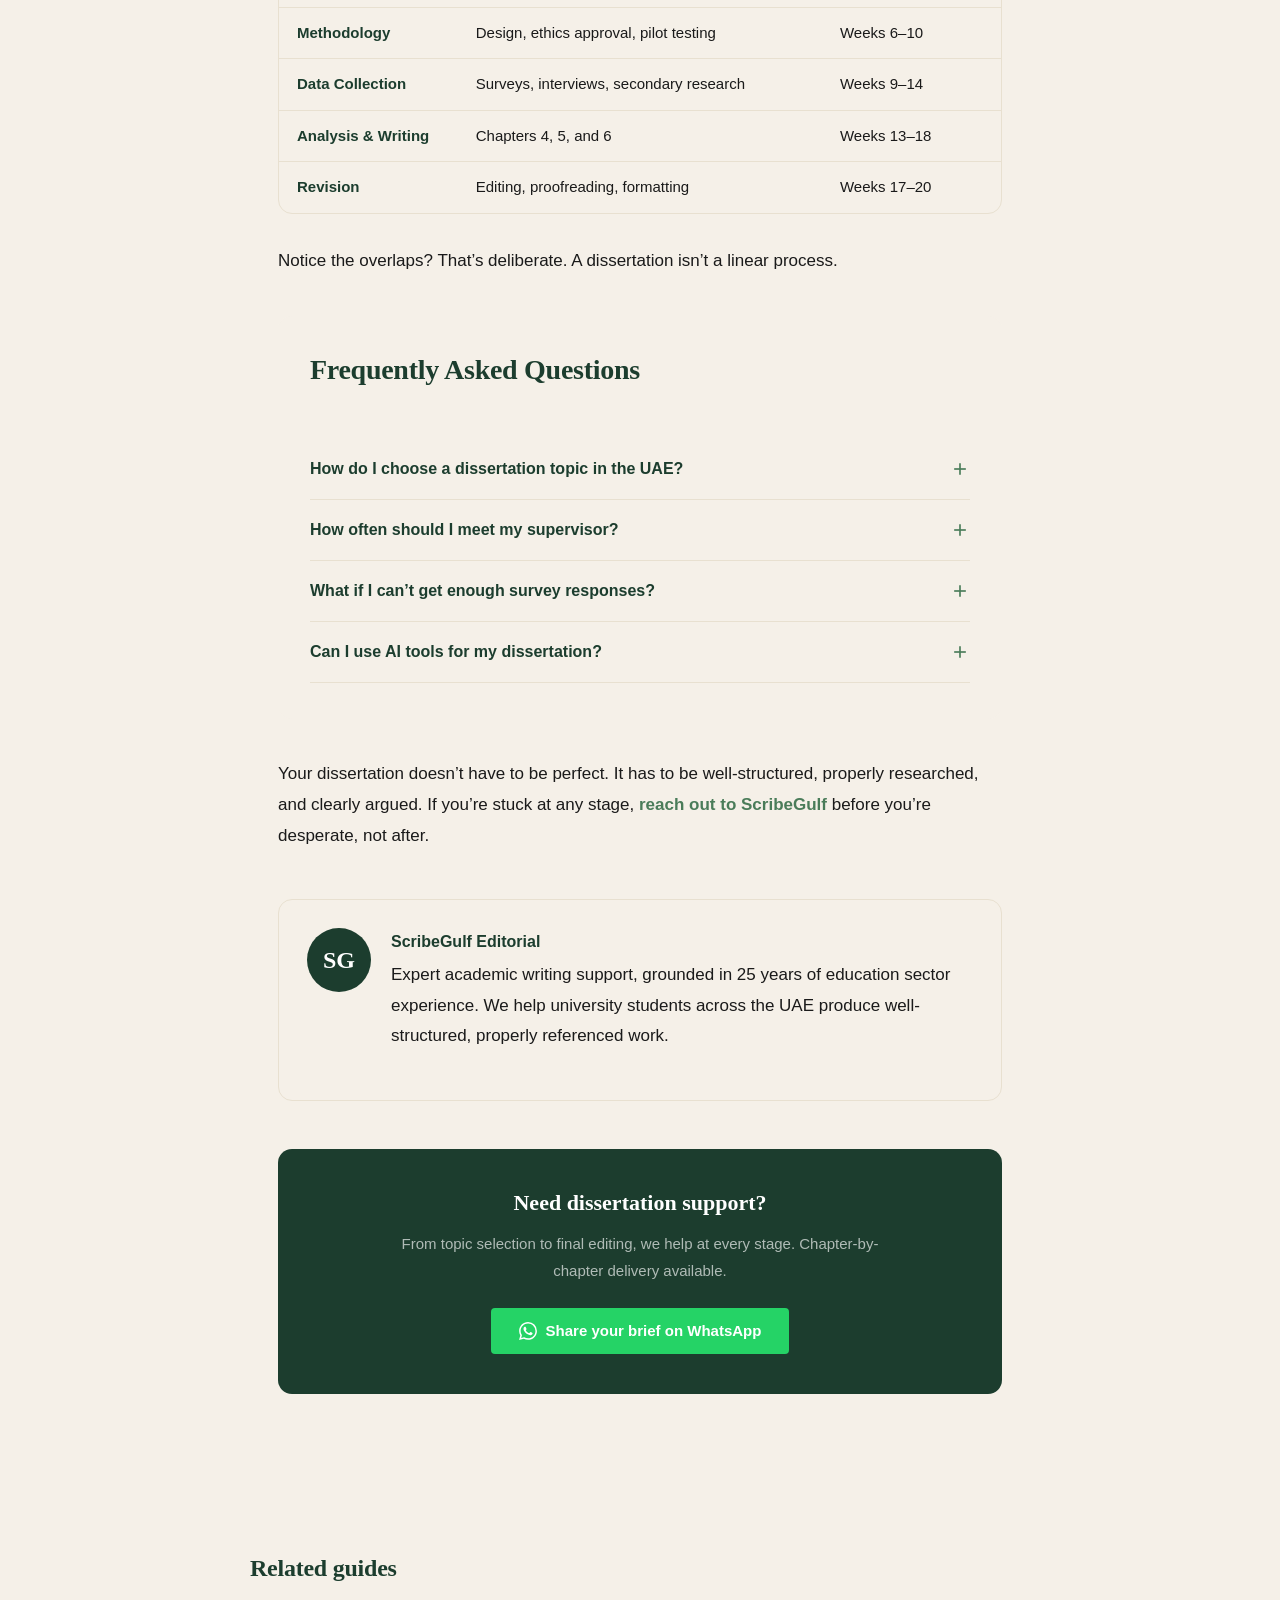
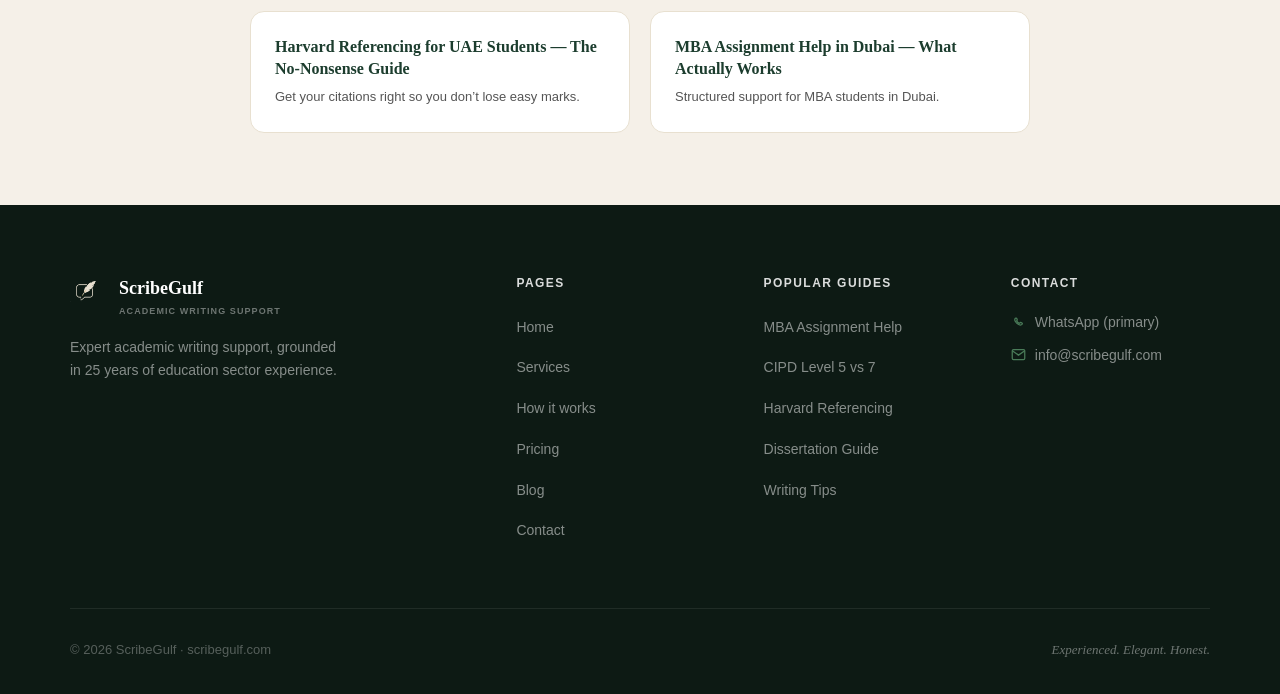
<file: blog/dissertation-structure-guide-uae-students.html>
<!DOCTYPE html>
<html lang="en">
<head>
  <meta charset="UTF-8">
  <meta name="viewport" content="width=device-width, initial-scale=1.0">
  <meta name="google-site-verification" content="EeA-iT8VjYXAGGg0yRz0T-tL8fP_zNefTfSF17xezn0" />
  <meta name="robots" content="index, follow">
  <title>Dissertation Structure Guide for UAE Students | ScribeGulf</title>
  <meta name="description" content="A chapter-by-chapter guide to structuring your dissertation at a UAE university — introduction, literature review, methodology, analysis, and more.">
  <meta name="keywords" content="dissertation structure guide UAE, how to write dissertation Dubai, dissertation help UAE students, dissertation chapters explained">
  <link rel="canonical" href="https://scribegulf.com/blog/dissertation-structure-guide-uae-students.html">
  <link rel="icon" type="image/png" href="../Shield.png">
  <meta property="og:title" content="How to Structure Your Dissertation — A Guide for UAE Students">
  <meta property="og:image" content="https://scribegulf.com/Logo.png">
  <meta property="og:description" content="A chapter-by-chapter guide to structuring your dissertation at a UAE university. Covers introductions, literature reviews, methodology, analysis, and common mistakes.">
  <meta property="og:url" content="https://scribegulf.com/blog/dissertation-structure-guide-uae-students.html">
  <meta property="og:type" content="article">
  <meta property="og:site_name" content="ScribeGulf">
  <meta property="article:published_time" content="2026-05-20">
  <meta property="article:section" content="Dissertation">
  <meta name="twitter:card" content="summary_large_image">
  <meta name="twitter:title" content="How to Structure Your Dissertation — A Guide for UAE Students">
  <meta name="twitter:image" content="https://scribegulf.com/Logo.png">
  <meta name="twitter:description" content="A chapter-by-chapter guide to structuring your dissertation at a UAE university. Covers introductions, literature reviews, methodology, analysis, and common mistakes.">
  <link rel="stylesheet" href="../style.css">
  <script type="application/ld+json">
  {
  "@context": "https://schema.org",
  "@type": "Article",
  "headline": "How to Structure Your Dissertation — A Guide for UAE Students",
  "url": "https://scribegulf.com/blog/dissertation-structure-guide-uae-students.html",
  "datePublished": "2026-05-20",
  "dateModified": "2026-05-20",
  "author": {
    "@type": "Organization",
    "name": "ScribeGulf",
    "url": "https://scribegulf.com"
  },
  "publisher": {
    "@type": "Organization",
    "name": "ScribeGulf"
  },
  "articleSection": "Dissertation",
  "wordCount": 1200,
  "inLanguage": "en"
}
  </script>
  <script type="application/ld+json">
  {
  "@context": "https://schema.org",
  "@type": "FAQPage",
  "mainEntity": [
    {
      "@type": "Question",
      "name": "How do I choose a dissertation topic in the UAE?",
      "acceptedAnswer": {
        "@type": "Answer",
        "text": "Pick something you're genuinely interested in AND can access data for. If you work in banking, a study about banking in the UAE makes sense because you can access respondents."
      }
    },
    {
      "@type": "Question",
      "name": "How often should I meet my dissertation supervisor?",
      "acceptedAnswer": {
        "@type": "Answer",
        "text": "Every two to three weeks minimum. Don't wait until you've written 5,000 words to check if you're on the right track."
      }
    },
    {
      "@type": "Question",
      "name": "Can I use AI tools for my dissertation?",
      "acceptedAnswer": {
        "@type": "Answer",
        "text": "Most UAE universities have policies on this. Generally: AI tools can help you brainstorm and check grammar. They cannot write your dissertation or generate your analysis. Check your university's policy."
      }
    }
  ]
}
  </script>
  <script type="application/ld+json">
  {
  "@context": "https://schema.org",
  "@type": "BreadcrumbList",
  "itemListElement": [
    {
      "@type": "ListItem",
      "position": 1,
      "name": "Home",
      "item": "https://scribegulf.com/"
    },
    {
      "@type": "ListItem",
      "position": 2,
      "name": "Blog",
      "item": "https://scribegulf.com/blog.html"
    },
    {
      "@type": "ListItem",
      "position": 3,
      "name": "Dissertation Structure Guide"
    }
  ]
}
  </script>
</head>
<body>

<nav class="nav">
  <div class="nav__inner">
    <a href="../index.html" class="nav__logo" aria-label="ScribeGulf home">
      <img src="../Shield-nav.png" class="nav__logo-icon" alt="" aria-hidden="true" width="78" height="78">
      <div class="nav__logo-wordmark">
        <span class="nav__logo-name">ScribeGulf</span>
        <span class="nav__logo-sub">Academic Writing Support</span>
      </div>
    </a>
    <div class="nav__menu">
      <a href="../index.html" class="nav__link" data-page="index.html">Home</a>
      <a href="../services.html" class="nav__link" data-page="services.html">Services</a>
      <a href="../how-it-works.html" class="nav__link" data-page="how-it-works.html">How it works</a>
      <a href="../pricing.html" class="nav__link" data-page="pricing.html">Pricing</a>
      <a href="../blog.html" class="nav__link active" data-page="blog.html">Blog</a>
      <a href="../contact.html" class="nav__link" data-page="contact.html">Contact</a>
      <a href="../contact.html#brief-form" class="nav__cta">Share your brief</a>
    </div>
    <button class="nav__hamburger" aria-label="Open menu" aria-expanded="false"><span></span><span></span><span></span></button>
  </div>
  <div class="nav__mobile">
    <a href="../index.html" class="nav__link" data-page="index.html">Home</a>
    <a href="../services.html" class="nav__link" data-page="services.html">Services</a>
    <a href="../how-it-works.html" class="nav__link" data-page="how-it-works.html">How it works</a>
    <a href="../pricing.html" class="nav__link" data-page="pricing.html">Pricing</a>
    <a href="../blog.html" class="nav__link" data-page="blog.html">Blog</a>
    <a href="../contact.html" class="nav__link" data-page="contact.html">Contact</a>
    <a href="../contact.html#brief-form" class="nav__cta btn btn--whatsapp">Share your brief</a>
  </div>
</nav>

<section class="blog-hero">
  <div class="blog-hero__inner">
    <nav class="blog-hero__breadcrumb" aria-label="Breadcrumb">
      <a href="../index.html">Home</a> <span>/</span>
      <a href="../blog.html">Blog</a> <span>/</span>
      <span>Dissertation Structure Guide</span>
    </nav>
    <span class="blog-hero__tag">Dissertation</span>
    <h1>How to Structure Your Dissertation &mdash; A Guide for UAE Students Who Want to Get It Right</h1>
    <div class="blog-hero__meta">
      <div class="blog-hero__meta-item">
        <svg viewBox="0 0 24 24" fill="none" stroke="currentColor" stroke-width="2"><rect x="3" y="4" width="18" height="18" rx="2" ry="2"/><line x1="16" y1="2" x2="16" y2="6"/><line x1="8" y1="2" x2="8" y2="6"/><line x1="3" y1="10" x2="21" y2="10"/></svg>
        20 May 2026
      </div>
      <div class="blog-hero__meta-item">
        <svg viewBox="0 0 24 24" fill="none" stroke="currentColor" stroke-width="2"><circle cx="12" cy="12" r="10"/><polyline points="12 6 12 12 16 14"/></svg>
        10 min read
      </div>
    </div>
  </div>
</section>

<img src="img/dissertation-hero.svg" alt="Dissertation structure guide for UAE university students" class="blog-hero-img" width="800" height="400">

<article class="blog-content">

  <p>Your dissertation is probably the longest piece of academic writing you&rsquo;ll ever produce. If you&rsquo;re studying at a UAE university &mdash; whether that&rsquo;s undergraduate or master&rsquo;s level &mdash; you&rsquo;re looking at anywhere from 8,000 to 20,000 words depending on your programme.</p>

  <p>That&rsquo;s a lot of words. And the thing that separates a good dissertation from a bad one isn&rsquo;t fancy vocabulary or obscure sources. It&rsquo;s <strong>structure</strong>. A well-structured dissertation guides your reader through your argument like a clear road. A poorly structured one feels like being driven around in circles by someone who&rsquo;s lost.</p>

  <h2>The Standard Structure</h2>

  <p>Most UK-affiliated universities in the UAE follow this structure. Your programme might have minor variations, but the skeleton is almost always the same:</p>

  <h3>Chapter 1: Introduction (10&ndash;15% of word count)</h3>
  <p>This is where you set the scene. What&rsquo;s your topic? Why does it matter? What&rsquo;s your research question? The introduction should move from broad to specific.</p>
  <p><strong>What goes wrong:</strong> students either write a two-paragraph introduction that says nothing, or they dump their entire literature review here because they&rsquo;re nervous about filling space.</p>

  <h3>Chapter 2: Literature Review (25&ndash;30%)</h3>
  <p>This chapter demonstrates you&rsquo;ve read and understood existing research. But &mdash; and I cannot stress this enough &mdash; it is NOT a summary of everything you&rsquo;ve read.</p>
  <p>A good literature review is <strong>thematic, not source-by-source</strong>. Group your sources around key themes. Compare and contrast. Identify gaps &mdash; that&rsquo;s where your own research fits in.</p>

  <h3>Chapter 3: Methodology (15&ndash;20%)</h3>
  <p>This explains HOW you&rsquo;re going to answer your research question. You need to cover:</p>
  <ul>
    <li>Research philosophy (positivist, interpretivist, pragmatist)</li>
    <li>Research approach (deductive, inductive, or abductive)</li>
    <li>Data collection methods (surveys, interviews, case studies)</li>
    <li>Sampling strategy and size</li>
    <li>Ethical considerations</li>
    <li>Limitations of your methodology</li>
  </ul>
  <p><strong>What goes wrong:</strong> students treat this as copy-paste from their textbook. Your methodology needs to be justified in relation to YOUR research question.</p>

  <h3>Chapter 4: Findings / Results (15&ndash;20%)</h3>
  <p>Present what you found, without interpretation. Keep it clean and organised. <strong>Don&rsquo;t mix findings with discussion</strong> &mdash; Chapter 4 is &ldquo;here&rsquo;s what I found,&rdquo; Chapter 5 is &ldquo;here&rsquo;s what it means.&rdquo;</p>

  <h3>Chapter 5: Discussion (15&ndash;20%)</h3>
  <p>This is where you earn your grade. Connect your findings back to the literature review. Don&rsquo;t just say &ldquo;my findings agree with Smith (2020).&rdquo; Say <strong>why</strong> they agree, what conditions might affect that, and what it means for practice.</p>

  <h3>Chapter 6: Conclusion and Recommendations (5&ndash;10%)</h3>
  <p>Summarise key findings. Answer your research question directly. Make recommendations. <strong>Do not introduce new information here.</strong></p>

  <h2>UAE-Specific Considerations</h2>
  <ul>
    <li>Data collection in the UAE can be challenging &mdash; some organisations are reluctant to participate in research.</li>
    <li>Ethical approval may require sensitivity around certain topics.</li>
    <li>The UAE&rsquo;s rapid development means some research becomes outdated quickly. Keep sources current.</li>
    <li>Convenience sampling is common due to access constraints &mdash; acknowledge it openly.</li>
  </ul>

  <h2>The Timeline You Should Actually Follow</h2>

  <div class="blog-table-wrap">
    <table class="blog-table">
      <thead>
        <tr><th>Phase</th><th>Tasks</th><th>Realistic Timeframe</th></tr>
      </thead>
      <tbody>
        <tr><td>Planning</td><td>Topic selection, proposal, supervisor meetings</td><td>Weeks 1&ndash;4</td></tr>
        <tr><td>Literature Review</td><td>Reading, note-taking, writing Chapter 2</td><td>Weeks 3&ndash;8</td></tr>
        <tr><td>Methodology</td><td>Design, ethics approval, pilot testing</td><td>Weeks 6&ndash;10</td></tr>
        <tr><td>Data Collection</td><td>Surveys, interviews, secondary research</td><td>Weeks 9&ndash;14</td></tr>
        <tr><td>Analysis &amp; Writing</td><td>Chapters 4, 5, and 6</td><td>Weeks 13&ndash;18</td></tr>
        <tr><td>Revision</td><td>Editing, proofreading, formatting</td><td>Weeks 17&ndash;20</td></tr>
      </tbody>
    </table>
  </div>

  <p>Notice the overlaps? That&rsquo;s deliberate. A dissertation isn&rsquo;t a linear process.</p>

  <div class="blog-faq">
    <h2>Frequently Asked Questions</h2>
    <div class="faq-wrap">
      <div class="faq-item">
        <button class="faq-q">How do I choose a dissertation topic in the UAE? <svg viewBox="0 0 24 24" fill="none" stroke="currentColor" stroke-width="2"><line x1="12" y1="5" x2="12" y2="19"/><line x1="5" y1="12" x2="19" y2="12"/></svg></button>
        <div class="faq-a"><p>Pick something you&rsquo;re genuinely interested in AND can access data for. If you work in banking, a study about banking in the UAE makes sense because you can access respondents.</p></div>
      </div>
      <div class="faq-item">
        <button class="faq-q">How often should I meet my supervisor? <svg viewBox="0 0 24 24" fill="none" stroke="currentColor" stroke-width="2"><line x1="12" y1="5" x2="12" y2="19"/><line x1="5" y1="12" x2="19" y2="12"/></svg></button>
        <div class="faq-a"><p>Every two to three weeks minimum. Short, regular check-ins save you from major rewrites.</p></div>
      </div>
      <div class="faq-item">
        <button class="faq-q">What if I can&rsquo;t get enough survey responses? <svg viewBox="0 0 24 24" fill="none" stroke="currentColor" stroke-width="2"><line x1="12" y1="5" x2="12" y2="19"/><line x1="5" y1="12" x2="19" y2="12"/></svg></button>
        <div class="faq-a"><p>This is common in the UAE. Consider switching to qualitative methods, using secondary data, or adjusting your sampling approach. Talk to your supervisor early.</p></div>
      </div>
      <div class="faq-item">
        <button class="faq-q">Can I use AI tools for my dissertation? <svg viewBox="0 0 24 24" fill="none" stroke="currentColor" stroke-width="2"><line x1="12" y1="5" x2="12" y2="19"/><line x1="5" y1="12" x2="19" y2="12"/></svg></button>
        <div class="faq-a"><p>Most UAE universities have policies. Generally: AI tools can help brainstorm and check grammar. They cannot write your dissertation. AI detection tools are improving fast.</p></div>
      </div>
    </div>
  </div>

  <p>Your dissertation doesn&rsquo;t have to be perfect. It has to be well-structured, properly researched, and clearly argued. If you&rsquo;re stuck at any stage, <a href="https://wa.me/12368696643?text=Hi%20ScribeGulf%2C%20I%20need%20dissertation%20help." style="color:var(--sage); font-weight:600;">reach out to ScribeGulf</a> before you&rsquo;re desperate, not after.</p>


  <div class="blog-author">
    <div class="blog-author__avatar">SG</div>
    <div>
      <div class="blog-author__name">ScribeGulf Editorial</div>
      <p class="blog-author__bio">Expert academic writing support, grounded in 25 years of education sector experience. We help university students across the UAE produce well-structured, properly referenced work.</p>
    </div>
  </div>

  <div class="blog-cta">
    <h3>Need dissertation support?</h3>
    <p>From topic selection to final editing, we help at every stage. Chapter-by-chapter delivery available.</p>
    <a href="https://wa.me/12368696643?text=Hi%20ScribeGulf%2C%20I%20need%20help%20with%20my%20dissertation." target="_blank" rel="noopener" class="btn btn--whatsapp">
      <svg viewBox="0 0 24 24" fill="currentColor" width="18" height="18"><path d="M17.472 14.382c-.297-.149-1.758-.867-2.03-.967-.273-.099-.471-.148-.67.15-.197.297-.767.966-.94 1.164-.173.199-.347.223-.644.075-.297-.15-1.255-.463-2.39-1.475-.883-.788-1.48-1.761-1.653-2.059-.173-.297-.018-.458.13-.606.134-.133.298-.347.446-.52.149-.174.198-.298.298-.497.099-.198.05-.371-.025-.52-.075-.149-.669-1.612-.916-2.207-.242-.579-.487-.5-.669-.51-.173-.008-.371-.01-.57-.01-.198 0-.52.074-.792.372-.272.297-1.04 1.016-1.04 2.479 0 1.462 1.065 2.875 1.213 3.074.149.198 2.096 3.2 5.077 4.487.709.306 1.262.489 1.694.625.712.227 1.36.195 1.871.118.571-.085 1.758-.719 2.006-1.413.248-.694.248-1.289.173-1.413-.074-.124-.272-.198-.57-.347m-5.421 7.403h-.004a9.87 9.87 0 01-5.031-1.378l-.361-.214-3.741.982.998-3.648-.235-.374a9.86 9.86 0 01-1.51-5.26c.001-5.45 4.436-9.884 9.888-9.884 2.64 0 5.122 1.03 6.988 2.898a9.825 9.825 0 012.893 6.994c-.003 5.45-4.437 9.884-9.885 9.884m8.413-18.297A11.815 11.815 0 0012.05 0C5.495 0 .16 5.335.157 11.892c0 2.096.547 4.142 1.588 5.945L.057 24l6.305-1.654a11.882 11.882 0 005.683 1.448h.005c6.554 0 11.89-5.335 11.893-11.893a11.821 11.821 0 00-3.48-8.413z"/></svg>
      Share your brief on WhatsApp
    </a>
  </div>
</article>

<section class="blog-related">
  <div class="blog-related__inner">
    <h2>Related guides</h2>
    <div class="blog-related__grid">
      <div class="blog-related__card">
        <h3><a href="harvard-referencing-guide-uae-students.html">Harvard Referencing for UAE Students &mdash; The No-Nonsense Guide</a></h3>
        <p>Get your citations right so you don&rsquo;t lose easy marks.</p>
      </div>
      <div class="blog-related__card">
        <h3><a href="mba-assignment-help-dubai.html">MBA Assignment Help in Dubai &mdash; What Actually Works</a></h3>
        <p>Structured support for MBA students in Dubai.</p>
      </div>
    </div>
  </div>
</section>

<footer class="footer">
  <div class="footer__top">
    <div>
      <div class="footer__logo-wrap">
        <img src="../Shield-nav.png" class="footer__logo-icon" alt="" aria-hidden="true">
        <div><div class="footer__logo-name">ScribeGulf</div><span class="footer__logo-sub">Academic Writing Support</span></div>
      </div>
      <p class="footer__brand-desc">Expert academic writing support, grounded in 25 years of education sector experience.</p>
    </div>
    <div>
      <div class="footer__col-title">Pages</div>
      <ul class="footer__links">
        <li><a href="../index.html">Home</a></li><li><a href="../services.html">Services</a></li>
        <li><a href="../how-it-works.html">How it works</a></li><li><a href="../pricing.html">Pricing</a></li>
        <li><a href="../blog.html">Blog</a></li><li><a href="../contact.html">Contact</a></li>
      </ul>
    </div>
    <div>
      <div class="footer__col-title">Popular Guides</div>
      <ul class="footer__links">
        <li><a href="mba-assignment-help-dubai.html">MBA Assignment Help</a></li>
        <li><a href="cipd-level-5-vs-level-7-uae.html">CIPD Level 5 vs 7</a></li>
        <li><a href="harvard-referencing-guide-uae-students.html">Harvard Referencing</a></li>
        <li><a href="dissertation-structure-guide-uae-students.html">Dissertation Guide</a></li>
        <li><a href="academic-writing-tips-uae-students.html">Writing Tips</a></li>
      </ul>
    </div>
    <div>
      <div class="footer__col-title">Contact</div>
      <div class="footer__contact-item"><svg class="footer__contact-icon" viewBox="0 0 24 24" fill="none" stroke="currentColor" stroke-width="2"><path d="M17.472 14.382c-.297-.149-1.758-.867-2.03-.967-.273-.099-.471-.148-.67.15-.197.297-.767.966-.94 1.164-.173.199-.347.223-.644.075-.297-.15-1.255-.463-2.39-1.475-.883-.788-1.48-1.761-1.653-2.059-.173-.297-.018-.458.13-.606.134-.133.298-.347.446-.52.149-.174.198-.298.298-.497.099-.198.05-.371-.025-.52-.075-.149-.669-1.612-.916-2.207-.242-.579-.487-.5-.669-.51-.173-.008-.371-.01-.57-.01-.198 0-.52.074-.792.372-.272.297-1.04 1.016-1.04 2.479 0 1.462 1.065 2.875 1.213 3.074.149.198 2.096 3.2 5.077 4.487.709.306 1.262.489 1.694.625.712.227 1.36.195 1.871.118.571-.085 1.758-.719 2.006-1.413.248-.694.248-1.289.173-1.413-.074-.124-.272-.198-.57-.347"/></svg>WhatsApp (primary)</div>
      <div class="footer__contact-item"><svg class="footer__contact-icon" viewBox="0 0 24 24" fill="none" stroke="currentColor" stroke-width="2"><path d="M4 4h16c1.1 0 2 .9 2 2v12c0 1.1-.9 2-2 2H4c-1.1 0-2-.9-2-2V6c0-1.1.9-2 2-2z"/><polyline points="22,6 12,13 2,6"/></svg>info@scribegulf.com</div>
    </div>
  </div>
  <div class="footer__bottom">
    <div class="footer__copy">&copy; 2026 ScribeGulf &middot; scribegulf.com</div>
    <div class="footer__tagline">Experienced. Elegant. Honest.</div>
  </div>
</footer>
<a href="https://wa.me/12368696643?text=Hi%20ScribeGulf%2C%20I%27d%20like%20to%20share%20my%20brief." target="_blank" rel="noopener" class="wa-float" aria-label="Chat on WhatsApp"><svg viewBox="0 0 24 24" fill="white"><path d="M17.472 14.382c-.297-.149-1.758-.867-2.03-.967-.273-.099-.471-.148-.67.15-.197.297-.767.966-.94 1.164-.173.199-.347.223-.644.075-.297-.15-1.255-.463-2.39-1.475-.883-.788-1.48-1.761-1.653-2.059-.173-.297-.018-.458.13-.606.134-.133.298-.347.446-.52.149-.174.198-.298.298-.497.099-.198.05-.371-.025-.52-.075-.149-.669-1.612-.916-2.207-.242-.579-.487-.5-.669-.51-.173-.008-.371-.01-.57-.01-.198 0-.52.074-.792.372-.272.297-1.04 1.016-1.04 2.479 0 1.462 1.065 2.875 1.213 3.074.149.198 2.096 3.2 5.077 4.487.709.306 1.262.489 1.694.625.712.227 1.36.195 1.871.118.571-.085 1.758-.719 2.006-1.413.248-.694.248-1.289.173-1.413-.074-.124-.272-.198-.57-.347m-5.421 7.403h-.004a9.87 9.87 0 01-5.031-1.378l-.361-.214-3.741.982.998-3.648-.235-.374a9.86 9.86 0 01-1.51-5.26c.001-5.45 4.436-9.884 9.888-9.884 2.64 0 5.122 1.03 6.988 2.898a9.825 9.825 0 012.893 6.994c-.003 5.45-4.437 9.884-9.885 9.884m8.413-18.297A11.815 11.815 0 0012.05 0C5.495 0 .16 5.335.157 11.892c0 2.096.547 4.142 1.588 5.945L.057 24l6.305-1.654a11.882 11.882 0 005.683 1.448h.005c6.554 0 11.89-5.335 11.893-11.893a11.821 11.821 0 00-3.48-8.413z"/></svg></a>
<script src="../script.js"></script>
</body>
</html>
</file>
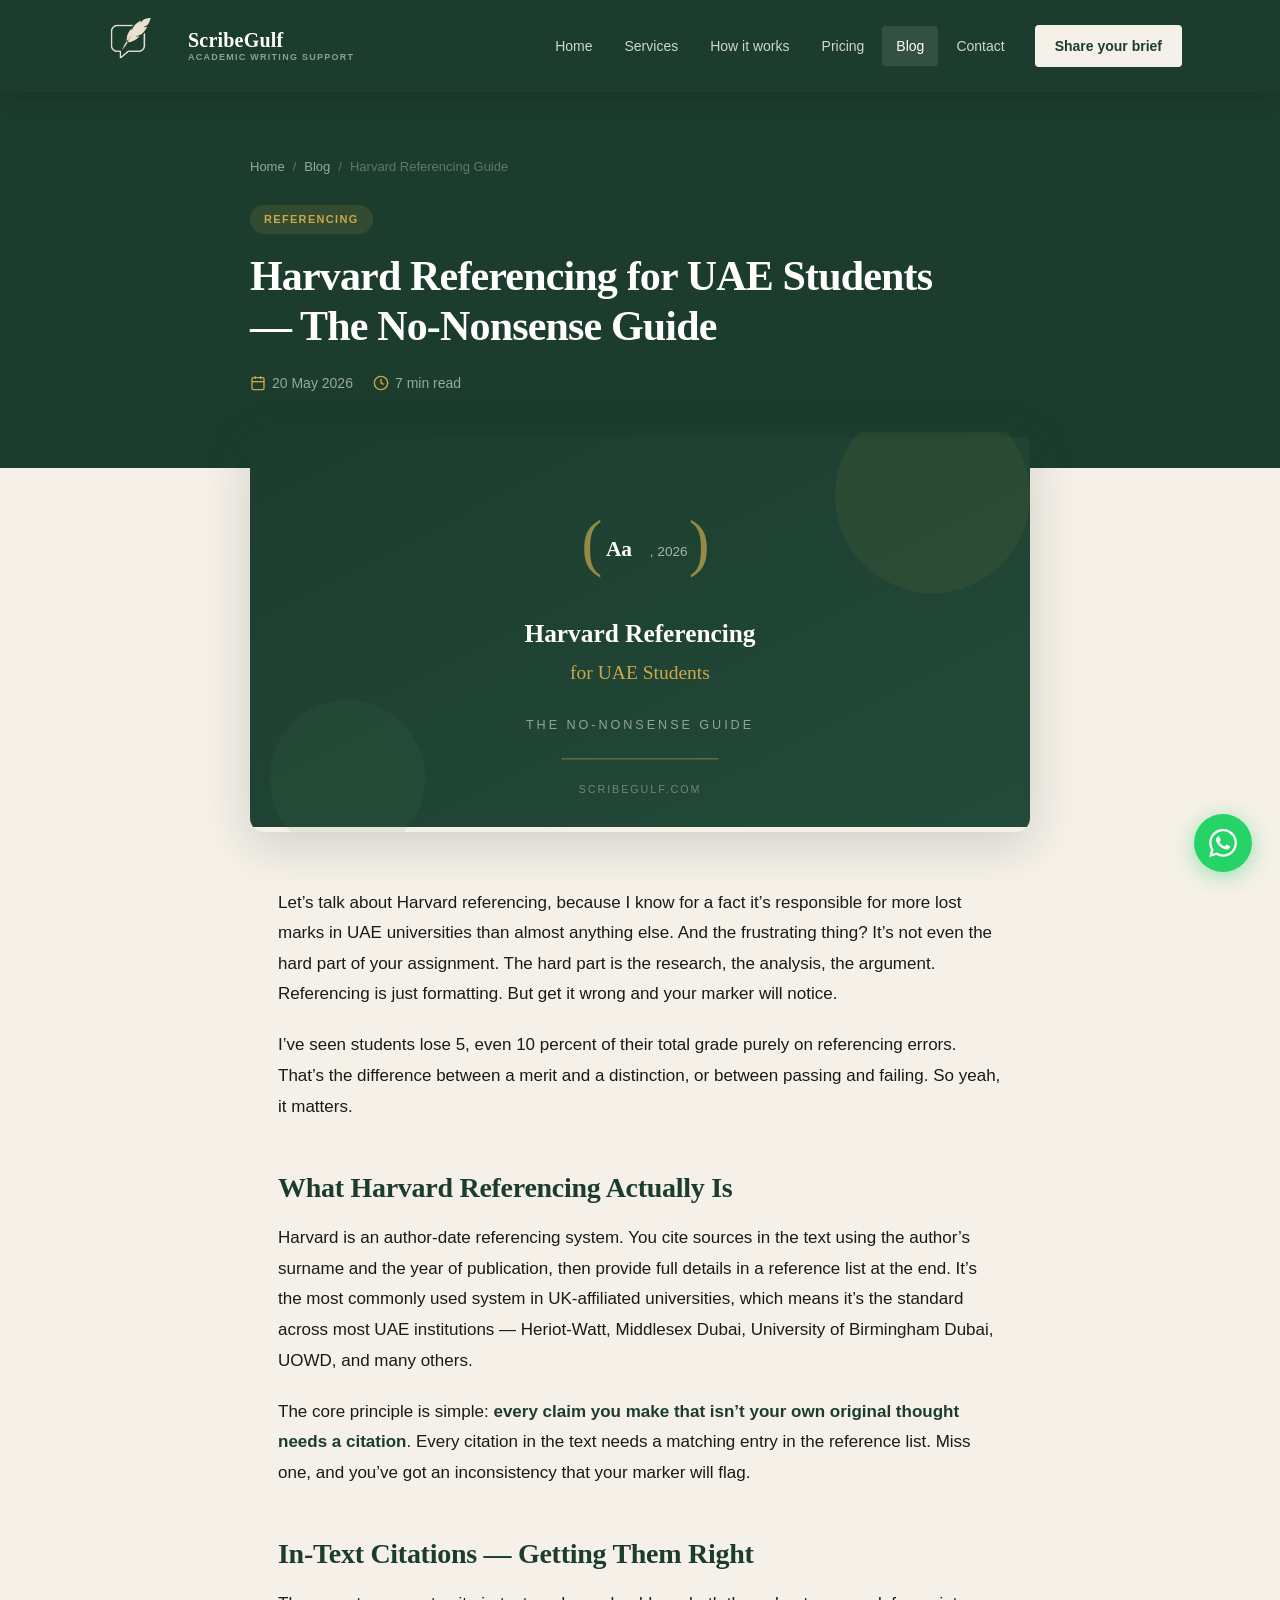
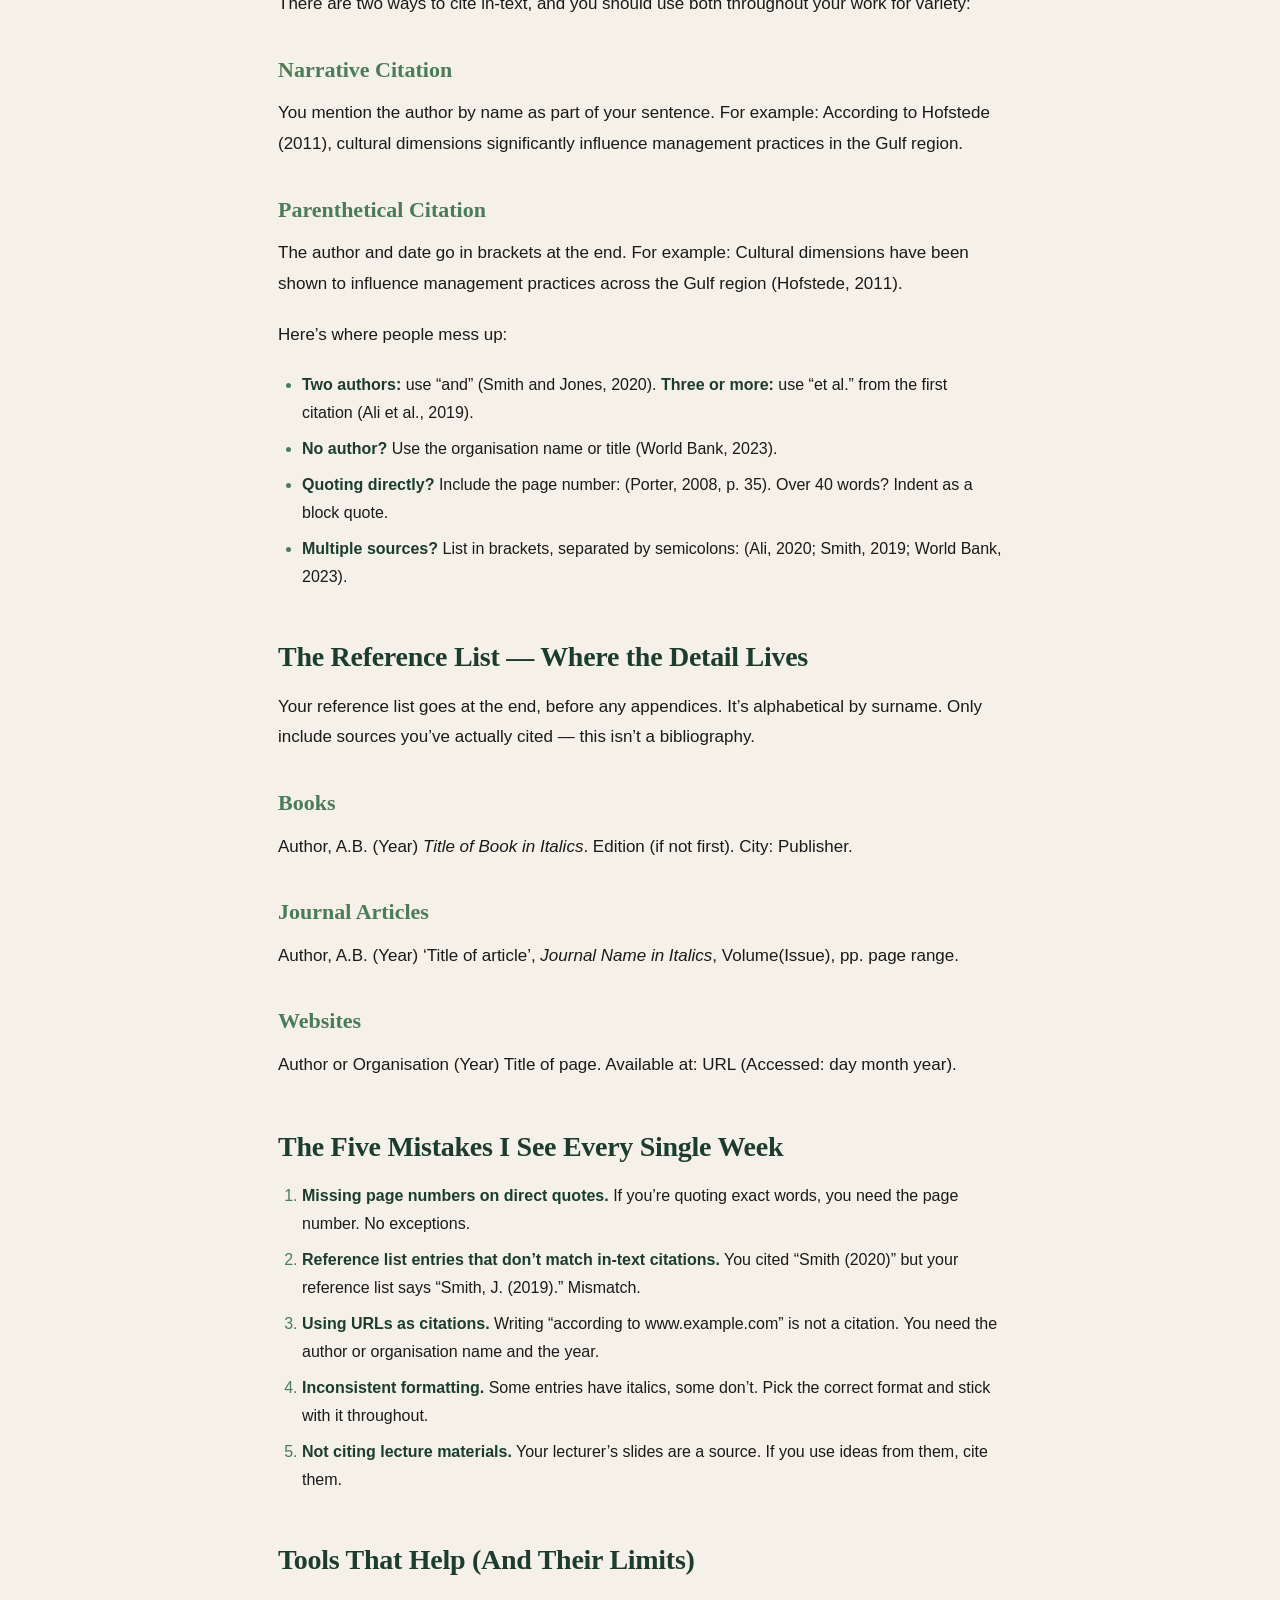
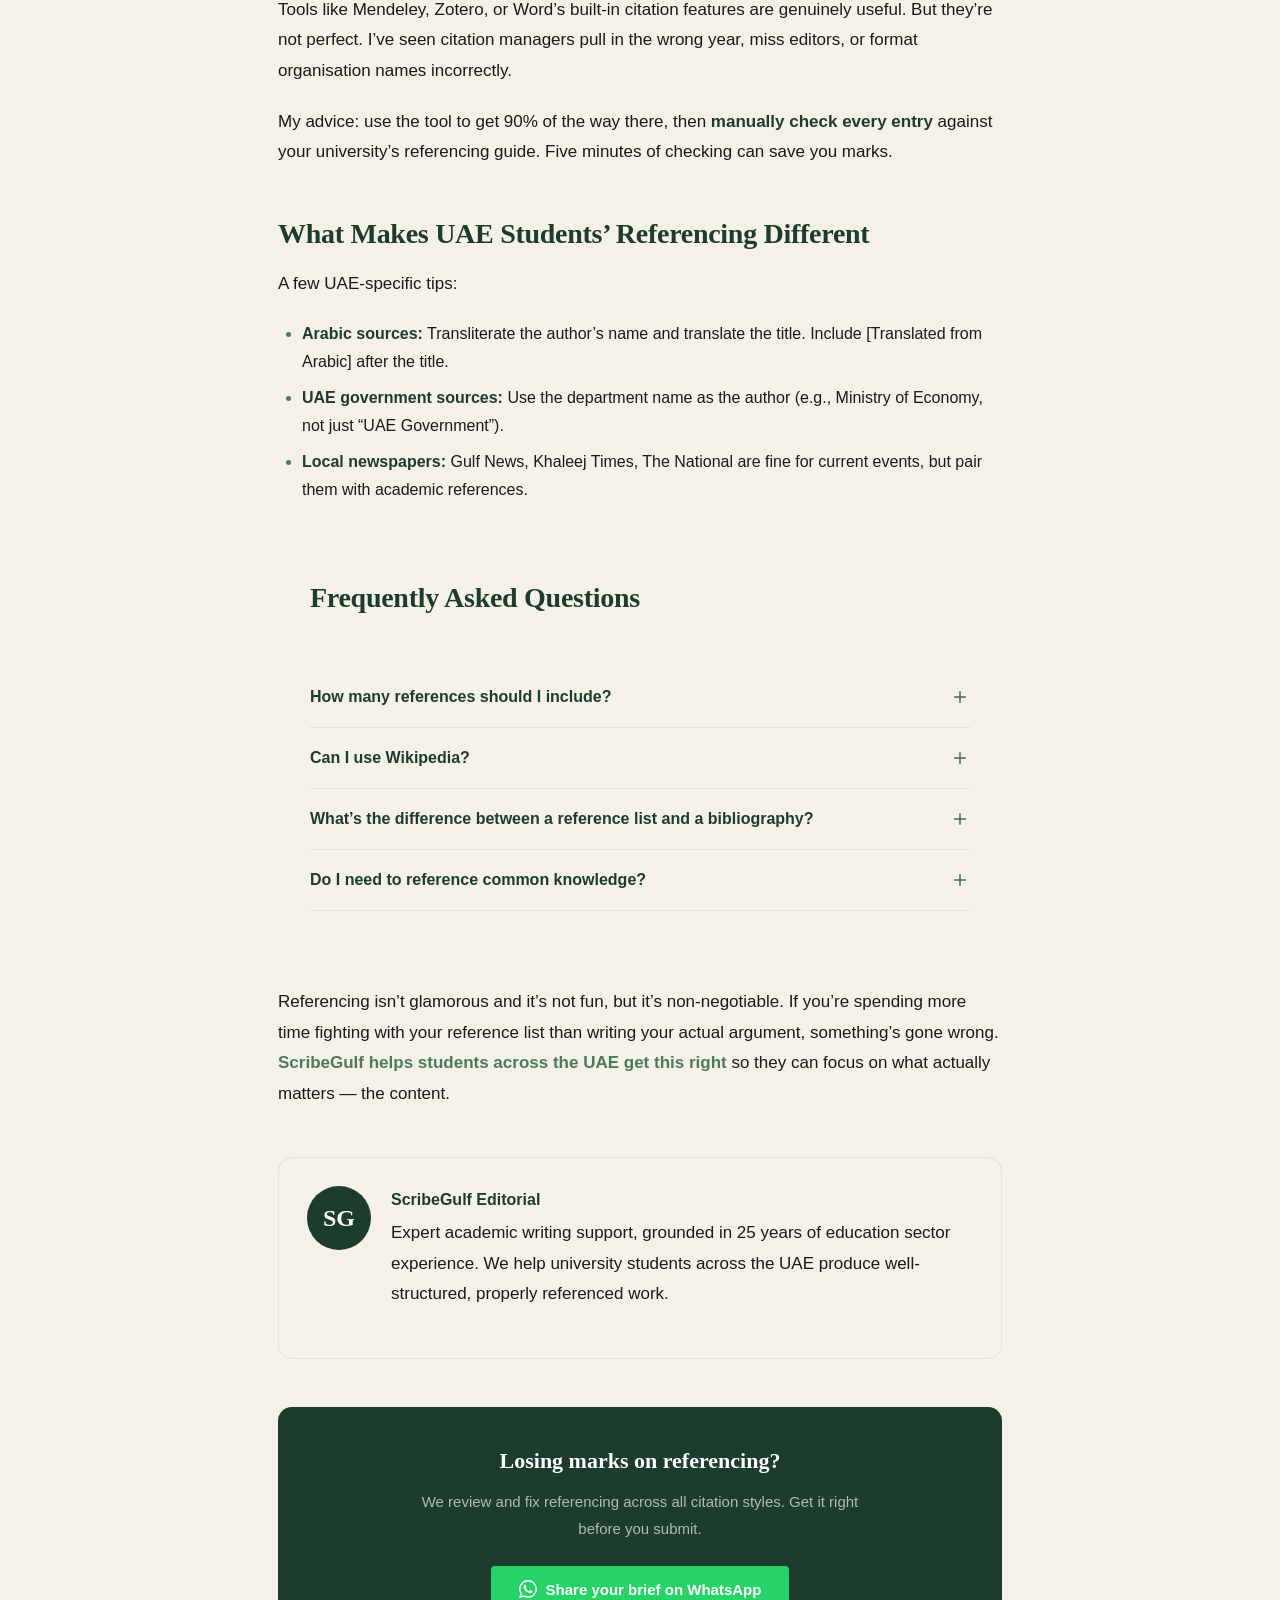
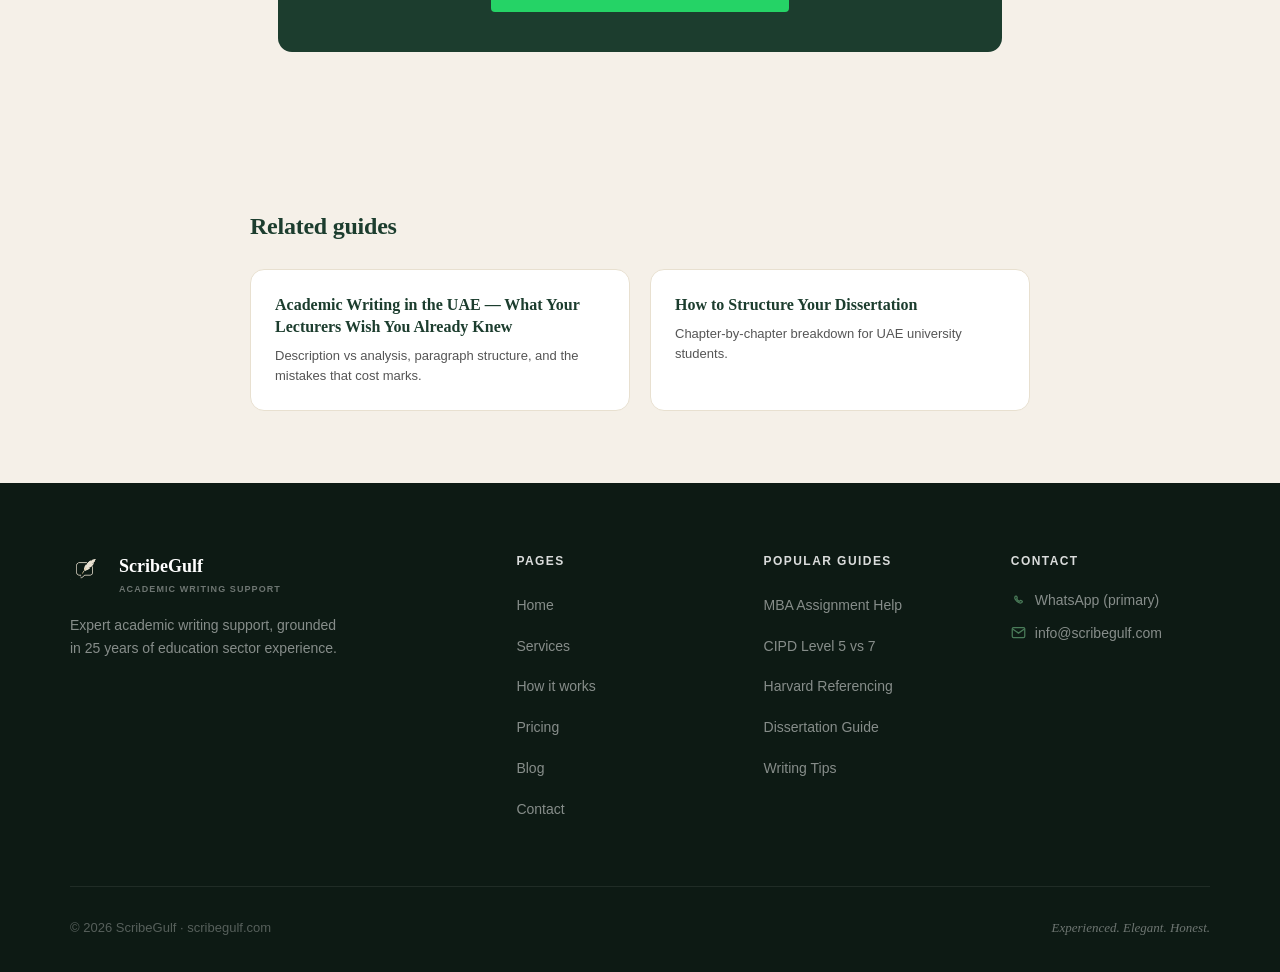
<file: blog/harvard-referencing-guide-uae-students.html>
<!DOCTYPE html>
<html lang="en">
<head>
  <meta charset="UTF-8">
  <meta name="viewport" content="width=device-width, initial-scale=1.0">
  <meta name="google-site-verification" content="EeA-iT8VjYXAGGg0yRz0T-tL8fP_zNefTfSF17xezn0" />
  <meta name="robots" content="index, follow">
  <title>Harvard Referencing Guide for UAE Students | ScribeGulf</title>
  <meta name="description" content="A practical Harvard referencing guide for UAE university students — real examples, common mistakes, and tips for getting every citation right.">
  <meta name="keywords" content="Harvard referencing guide UAE, Harvard citation examples, academic referencing Dubai students, in-text citation guide">
  <link rel="canonical" href="https://scribegulf.com/blog/harvard-referencing-guide-uae-students.html">
  <link rel="icon" type="image/png" href="../Shield.png">
  <meta property="og:title" content="Harvard Referencing for UAE Students — The No-Nonsense Guide">
  <meta property="og:image" content="https://scribegulf.com/Logo.png">
  <meta property="og:description" content="A practical Harvard referencing guide for UAE university students. Real examples, common mistakes, and tips for getting citations right in your assignments.">
  <meta property="og:url" content="https://scribegulf.com/blog/harvard-referencing-guide-uae-students.html">
  <meta property="og:type" content="article">
  <meta property="og:site_name" content="ScribeGulf">
  <meta property="article:published_time" content="2026-05-20">
  <meta property="article:section" content="Academic Skills">
  <meta name="twitter:card" content="summary_large_image">
  <meta name="twitter:title" content="Harvard Referencing for UAE Students — The No-Nonsense Guide">
  <meta name="twitter:image" content="https://scribegulf.com/Logo.png">
  <meta name="twitter:description" content="A practical Harvard referencing guide for UAE university students. Real examples, common mistakes, and tips for getting citations right in your assignments.">
  <link rel="stylesheet" href="../style.css">
  <script type="application/ld+json">
  {
  "@context": "https://schema.org",
  "@type": "Article",
  "headline": "Harvard Referencing for UAE Students — The No-Nonsense Guide",
  "url": "https://scribegulf.com/blog/harvard-referencing-guide-uae-students.html",
  "datePublished": "2026-05-20",
  "dateModified": "2026-05-20",
  "author": {
    "@type": "Organization",
    "name": "ScribeGulf",
    "url": "https://scribegulf.com"
  },
  "publisher": {
    "@type": "Organization",
    "name": "ScribeGulf"
  },
  "articleSection": "Academic Skills",
  "wordCount": 1300,
  "inLanguage": "en"
}
  </script>
  <script type="application/ld+json">
  {
  "@context": "https://schema.org",
  "@type": "FAQPage",
  "mainEntity": [
    {
      "@type": "Question",
      "name": "How many references should I include in my assignment?",
      "acceptedAnswer": {
        "@type": "Answer",
        "text": "A rough guide: 8-12 sources per 1,000 words for undergraduate work, more for postgraduate. Quality matters more than quantity."
      }
    },
    {
      "@type": "Question",
      "name": "Can I use Wikipedia as a reference?",
      "acceptedAnswer": {
        "@type": "Answer",
        "text": "As a reference? No. As a starting point to find actual references? Sure. Wikipedia's own reference lists at the bottom can point you to legitimate sources."
      }
    },
    {
      "@type": "Question",
      "name": "What's the difference between a reference list and a bibliography?",
      "acceptedAnswer": {
        "@type": "Answer",
        "text": "A reference list includes only sources you've cited. A bibliography includes everything you read. Most UK-style programmes in the UAE ask for a reference list."
      }
    }
  ]
}
  </script>
  <script type="application/ld+json">
  {
  "@context": "https://schema.org",
  "@type": "BreadcrumbList",
  "itemListElement": [
    {
      "@type": "ListItem",
      "position": 1,
      "name": "Home",
      "item": "https://scribegulf.com/"
    },
    {
      "@type": "ListItem",
      "position": 2,
      "name": "Blog",
      "item": "https://scribegulf.com/blog.html"
    },
    {
      "@type": "ListItem",
      "position": 3,
      "name": "Harvard Referencing Guide"
    }
  ]
}
  </script>
</head>
<body>

<nav class="nav">
  <div class="nav__inner">
    <a href="../index.html" class="nav__logo" aria-label="ScribeGulf home">
      <img src="../Shield-nav.png" class="nav__logo-icon" alt="" aria-hidden="true" width="78" height="78">
      <div class="nav__logo-wordmark">
        <span class="nav__logo-name">ScribeGulf</span>
        <span class="nav__logo-sub">Academic Writing Support</span>
      </div>
    </a>
    <div class="nav__menu">
      <a href="../index.html" class="nav__link" data-page="index.html">Home</a>
      <a href="../services.html" class="nav__link" data-page="services.html">Services</a>
      <a href="../how-it-works.html" class="nav__link" data-page="how-it-works.html">How it works</a>
      <a href="../pricing.html" class="nav__link" data-page="pricing.html">Pricing</a>
      <a href="../blog.html" class="nav__link active" data-page="blog.html">Blog</a>
      <a href="../contact.html" class="nav__link" data-page="contact.html">Contact</a>
      <a href="../contact.html#brief-form" class="nav__cta">Share your brief</a>
    </div>
    <button class="nav__hamburger" aria-label="Open menu" aria-expanded="false"><span></span><span></span><span></span></button>
  </div>
  <div class="nav__mobile">
    <a href="../index.html" class="nav__link" data-page="index.html">Home</a>
    <a href="../services.html" class="nav__link" data-page="services.html">Services</a>
    <a href="../how-it-works.html" class="nav__link" data-page="how-it-works.html">How it works</a>
    <a href="../pricing.html" class="nav__link" data-page="pricing.html">Pricing</a>
    <a href="../blog.html" class="nav__link" data-page="blog.html">Blog</a>
    <a href="../contact.html" class="nav__link" data-page="contact.html">Contact</a>
    <a href="../contact.html#brief-form" class="nav__cta btn btn--whatsapp">Share your brief</a>
  </div>
</nav>

<section class="blog-hero">
  <div class="blog-hero__inner">
    <nav class="blog-hero__breadcrumb" aria-label="Breadcrumb">
      <a href="../index.html">Home</a> <span>/</span>
      <a href="../blog.html">Blog</a> <span>/</span>
      <span>Harvard Referencing Guide</span>
    </nav>
    <span class="blog-hero__tag">Referencing</span>
    <h1>Harvard Referencing for UAE Students &mdash; The No-Nonsense Guide</h1>
    <div class="blog-hero__meta">
      <div class="blog-hero__meta-item">
        <svg viewBox="0 0 24 24" fill="none" stroke="currentColor" stroke-width="2"><rect x="3" y="4" width="18" height="18" rx="2" ry="2"/><line x1="16" y1="2" x2="16" y2="6"/><line x1="8" y1="2" x2="8" y2="6"/><line x1="3" y1="10" x2="21" y2="10"/></svg>
        20 May 2026
      </div>
      <div class="blog-hero__meta-item">
        <svg viewBox="0 0 24 24" fill="none" stroke="currentColor" stroke-width="2"><circle cx="12" cy="12" r="10"/><polyline points="12 6 12 12 16 14"/></svg>
        7 min read
      </div>
    </div>
  </div>
</section>

<img src="img/harvard-ref-hero.svg" alt="Harvard referencing guide for UAE university students" class="blog-hero-img" width="800" height="400">

<article class="blog-content">

  <p>Let&rsquo;s talk about Harvard referencing, because I know for a fact it&rsquo;s responsible for more lost marks in UAE universities than almost anything else. And the frustrating thing? It&rsquo;s not even the hard part of your assignment. The hard part is the research, the analysis, the argument. Referencing is just formatting. But get it wrong and your marker will notice.</p>

  <p>I&rsquo;ve seen students lose 5, even 10 percent of their total grade purely on referencing errors. That&rsquo;s the difference between a merit and a distinction, or between passing and failing. So yeah, it matters.</p>

  <h2>What Harvard Referencing Actually Is</h2>

  <p>Harvard is an author-date referencing system. You cite sources in the text using the author&rsquo;s surname and the year of publication, then provide full details in a reference list at the end. It&rsquo;s the most commonly used system in UK-affiliated universities, which means it&rsquo;s the standard across most UAE institutions &mdash; Heriot-Watt, Middlesex Dubai, University of Birmingham Dubai, UOWD, and many others.</p>

  <p>The core principle is simple: <strong>every claim you make that isn&rsquo;t your own original thought needs a citation</strong>. Every citation in the text needs a matching entry in the reference list. Miss one, and you&rsquo;ve got an inconsistency that your marker will flag.</p>

  <h2>In-Text Citations &mdash; Getting Them Right</h2>

  <p>There are two ways to cite in-text, and you should use both throughout your work for variety:</p>

  <h3>Narrative Citation</h3>
  <p>You mention the author by name as part of your sentence. For example: According to Hofstede (2011), cultural dimensions significantly influence management practices in the Gulf region.</p>

  <h3>Parenthetical Citation</h3>
  <p>The author and date go in brackets at the end. For example: Cultural dimensions have been shown to influence management practices across the Gulf region (Hofstede, 2011).</p>

  <p>Here&rsquo;s where people mess up:</p>
  <ul>
    <li><strong>Two authors:</strong> use &ldquo;and&rdquo; (Smith and Jones, 2020). <strong>Three or more:</strong> use &ldquo;et al.&rdquo; from the first citation (Ali et al., 2019).</li>
    <li><strong>No author?</strong> Use the organisation name or title (World Bank, 2023).</li>
    <li><strong>Quoting directly?</strong> Include the page number: (Porter, 2008, p. 35). Over 40 words? Indent as a block quote.</li>
    <li><strong>Multiple sources?</strong> List in brackets, separated by semicolons: (Ali, 2020; Smith, 2019; World Bank, 2023).</li>
  </ul>

  <h2>The Reference List &mdash; Where the Detail Lives</h2>

  <p>Your reference list goes at the end, before any appendices. It&rsquo;s alphabetical by surname. Only include sources you&rsquo;ve actually cited &mdash; this isn&rsquo;t a bibliography.</p>

  <h3>Books</h3>
  <p>Author, A.B. (Year) <em>Title of Book in Italics</em>. Edition (if not first). City: Publisher.</p>

  <h3>Journal Articles</h3>
  <p>Author, A.B. (Year) &lsquo;Title of article&rsquo;, <em>Journal Name in Italics</em>, Volume(Issue), pp. page range.</p>

  <h3>Websites</h3>
  <p>Author or Organisation (Year) Title of page. Available at: URL (Accessed: day month year).</p>

  <h2>The Five Mistakes I See Every Single Week</h2>

  <ol>
    <li><strong>Missing page numbers on direct quotes.</strong> If you&rsquo;re quoting exact words, you need the page number. No exceptions.</li>
    <li><strong>Reference list entries that don&rsquo;t match in-text citations.</strong> You cited &ldquo;Smith (2020)&rdquo; but your reference list says &ldquo;Smith, J. (2019).&rdquo; Mismatch.</li>
    <li><strong>Using URLs as citations.</strong> Writing &ldquo;according to www.example.com&rdquo; is not a citation. You need the author or organisation name and the year.</li>
    <li><strong>Inconsistent formatting.</strong> Some entries have italics, some don&rsquo;t. Pick the correct format and stick with it throughout.</li>
    <li><strong>Not citing lecture materials.</strong> Your lecturer&rsquo;s slides are a source. If you use ideas from them, cite them.</li>
  </ol>

  <h2>Tools That Help (And Their Limits)</h2>

  <p>Tools like Mendeley, Zotero, or Word&rsquo;s built-in citation features are genuinely useful. But they&rsquo;re not perfect. I&rsquo;ve seen citation managers pull in the wrong year, miss editors, or format organisation names incorrectly.</p>

  <p>My advice: use the tool to get 90% of the way there, then <strong>manually check every entry</strong> against your university&rsquo;s referencing guide. Five minutes of checking can save you marks.</p>

  <h2>What Makes UAE Students&rsquo; Referencing Different</h2>

  <p>A few UAE-specific tips:</p>
  <ul>
    <li><strong>Arabic sources:</strong> Transliterate the author&rsquo;s name and translate the title. Include [Translated from Arabic] after the title.</li>
    <li><strong>UAE government sources:</strong> Use the department name as the author (e.g., Ministry of Economy, not just &ldquo;UAE Government&rdquo;).</li>
    <li><strong>Local newspapers:</strong> Gulf News, Khaleej Times, The National are fine for current events, but pair them with academic references.</li>
  </ul>

  <div class="blog-faq">
    <h2>Frequently Asked Questions</h2>
    <div class="faq-wrap">
      <div class="faq-item">
        <button class="faq-q">How many references should I include? <svg viewBox="0 0 24 24" fill="none" stroke="currentColor" stroke-width="2"><line x1="12" y1="5" x2="12" y2="19"/><line x1="5" y1="12" x2="19" y2="12"/></svg></button>
        <div class="faq-a"><p>Rough guide: 8&ndash;12 sources per 1,000 words for undergraduate work, more for postgraduate. Quality matters more than quantity &mdash; five well-chosen academic sources beat twenty random websites.</p></div>
      </div>
      <div class="faq-item">
        <button class="faq-q">Can I use Wikipedia? <svg viewBox="0 0 24 24" fill="none" stroke="currentColor" stroke-width="2"><line x1="12" y1="5" x2="12" y2="19"/><line x1="5" y1="12" x2="19" y2="12"/></svg></button>
        <div class="faq-a"><p>As a reference? No. As a starting point to find actual references? Sure. Wikipedia&rsquo;s own reference lists at the bottom of articles can point you to legitimate sources. Use those.</p></div>
      </div>
      <div class="faq-item">
        <button class="faq-q">What&rsquo;s the difference between a reference list and a bibliography? <svg viewBox="0 0 24 24" fill="none" stroke="currentColor" stroke-width="2"><line x1="12" y1="5" x2="12" y2="19"/><line x1="5" y1="12" x2="19" y2="12"/></svg></button>
        <div class="faq-a"><p>A reference list includes only sources you&rsquo;ve cited. A bibliography includes everything you read, even if you didn&rsquo;t cite it. Most UK-style programmes in the UAE ask for a reference list.</p></div>
      </div>
      <div class="faq-item">
        <button class="faq-q">Do I need to reference common knowledge? <svg viewBox="0 0 24 24" fill="none" stroke="currentColor" stroke-width="2"><line x1="12" y1="5" x2="12" y2="19"/><line x1="5" y1="12" x2="19" y2="12"/></svg></button>
        <div class="faq-a"><p>No. You don&rsquo;t need to cite that &ldquo;Dubai is in the UAE.&rdquo; But if you&rsquo;re unsure whether something counts as common knowledge, cite it. Better safe than flagged.</p></div>
      </div>
    </div>
  </div>

  <p>Referencing isn&rsquo;t glamorous and it&rsquo;s not fun, but it&rsquo;s non-negotiable. If you&rsquo;re spending more time fighting with your reference list than writing your actual argument, something&rsquo;s gone wrong. <a href="https://wa.me/12368696643?text=Hi%20ScribeGulf%2C%20I%20need%20help%20with%20referencing." style="color:var(--sage); font-weight:600;">ScribeGulf helps students across the UAE get this right</a> so they can focus on what actually matters &mdash; the content.</p>


  <div class="blog-author">
    <div class="blog-author__avatar">SG</div>
    <div>
      <div class="blog-author__name">ScribeGulf Editorial</div>
      <p class="blog-author__bio">Expert academic writing support, grounded in 25 years of education sector experience. We help university students across the UAE produce well-structured, properly referenced work.</p>
    </div>
  </div>

  <div class="blog-cta">
    <h3>Losing marks on referencing?</h3>
    <p>We review and fix referencing across all citation styles. Get it right before you submit.</p>
    <a href="https://wa.me/12368696643?text=Hi%20ScribeGulf%2C%20I%20need%20help%20with%20referencing%20my%20assignment." target="_blank" rel="noopener" class="btn btn--whatsapp">
      <svg viewBox="0 0 24 24" fill="currentColor" width="18" height="18"><path d="M17.472 14.382c-.297-.149-1.758-.867-2.03-.967-.273-.099-.471-.148-.67.15-.197.297-.767.966-.94 1.164-.173.199-.347.223-.644.075-.297-.15-1.255-.463-2.39-1.475-.883-.788-1.48-1.761-1.653-2.059-.173-.297-.018-.458.13-.606.134-.133.298-.347.446-.52.149-.174.198-.298.298-.497.099-.198.05-.371-.025-.52-.075-.149-.669-1.612-.916-2.207-.242-.579-.487-.5-.669-.51-.173-.008-.371-.01-.57-.01-.198 0-.52.074-.792.372-.272.297-1.04 1.016-1.04 2.479 0 1.462 1.065 2.875 1.213 3.074.149.198 2.096 3.2 5.077 4.487.709.306 1.262.489 1.694.625.712.227 1.36.195 1.871.118.571-.085 1.758-.719 2.006-1.413.248-.694.248-1.289.173-1.413-.074-.124-.272-.198-.57-.347m-5.421 7.403h-.004a9.87 9.87 0 01-5.031-1.378l-.361-.214-3.741.982.998-3.648-.235-.374a9.86 9.86 0 01-1.51-5.26c.001-5.45 4.436-9.884 9.888-9.884 2.64 0 5.122 1.03 6.988 2.898a9.825 9.825 0 012.893 6.994c-.003 5.45-4.437 9.884-9.885 9.884m8.413-18.297A11.815 11.815 0 0012.05 0C5.495 0 .16 5.335.157 11.892c0 2.096.547 4.142 1.588 5.945L.057 24l6.305-1.654a11.882 11.882 0 005.683 1.448h.005c6.554 0 11.89-5.335 11.893-11.893a11.821 11.821 0 00-3.48-8.413z"/></svg>
      Share your brief on WhatsApp
    </a>
  </div>
</article>

<section class="blog-related">
  <div class="blog-related__inner">
    <h2>Related guides</h2>
    <div class="blog-related__grid">
      <div class="blog-related__card">
        <h3><a href="academic-writing-tips-uae-students.html">Academic Writing in the UAE &mdash; What Your Lecturers Wish You Already Knew</a></h3>
        <p>Description vs analysis, paragraph structure, and the mistakes that cost marks.</p>
      </div>
      <div class="blog-related__card">
        <h3><a href="dissertation-structure-guide-uae-students.html">How to Structure Your Dissertation</a></h3>
        <p>Chapter-by-chapter breakdown for UAE university students.</p>
      </div>
    </div>
  </div>
</section>

<footer class="footer">
  <div class="footer__top">
    <div>
      <div class="footer__logo-wrap">
        <img src="../Shield-nav.png" class="footer__logo-icon" alt="" aria-hidden="true">
        <div><div class="footer__logo-name">ScribeGulf</div><span class="footer__logo-sub">Academic Writing Support</span></div>
      </div>
      <p class="footer__brand-desc">Expert academic writing support, grounded in 25 years of education sector experience.</p>
    </div>
    <div>
      <div class="footer__col-title">Pages</div>
      <ul class="footer__links">
        <li><a href="../index.html">Home</a></li><li><a href="../services.html">Services</a></li>
        <li><a href="../how-it-works.html">How it works</a></li><li><a href="../pricing.html">Pricing</a></li>
        <li><a href="../blog.html">Blog</a></li><li><a href="../contact.html">Contact</a></li>
      </ul>
    </div>
    <div>
      <div class="footer__col-title">Popular Guides</div>
      <ul class="footer__links">
        <li><a href="mba-assignment-help-dubai.html">MBA Assignment Help</a></li>
        <li><a href="cipd-level-5-vs-level-7-uae.html">CIPD Level 5 vs 7</a></li>
        <li><a href="harvard-referencing-guide-uae-students.html">Harvard Referencing</a></li>
        <li><a href="dissertation-structure-guide-uae-students.html">Dissertation Guide</a></li>
        <li><a href="academic-writing-tips-uae-students.html">Writing Tips</a></li>
      </ul>
    </div>
    <div>
      <div class="footer__col-title">Contact</div>
      <div class="footer__contact-item"><svg class="footer__contact-icon" viewBox="0 0 24 24" fill="none" stroke="currentColor" stroke-width="2"><path d="M17.472 14.382c-.297-.149-1.758-.867-2.03-.967-.273-.099-.471-.148-.67.15-.197.297-.767.966-.94 1.164-.173.199-.347.223-.644.075-.297-.15-1.255-.463-2.39-1.475-.883-.788-1.48-1.761-1.653-2.059-.173-.297-.018-.458.13-.606.134-.133.298-.347.446-.52.149-.174.198-.298.298-.497.099-.198.05-.371-.025-.52-.075-.149-.669-1.612-.916-2.207-.242-.579-.487-.5-.669-.51-.173-.008-.371-.01-.57-.01-.198 0-.52.074-.792.372-.272.297-1.04 1.016-1.04 2.479 0 1.462 1.065 2.875 1.213 3.074.149.198 2.096 3.2 5.077 4.487.709.306 1.262.489 1.694.625.712.227 1.36.195 1.871.118.571-.085 1.758-.719 2.006-1.413.248-.694.248-1.289.173-1.413-.074-.124-.272-.198-.57-.347"/></svg>WhatsApp (primary)</div>
      <div class="footer__contact-item"><svg class="footer__contact-icon" viewBox="0 0 24 24" fill="none" stroke="currentColor" stroke-width="2"><path d="M4 4h16c1.1 0 2 .9 2 2v12c0 1.1-.9 2-2 2H4c-1.1 0-2-.9-2-2V6c0-1.1.9-2 2-2z"/><polyline points="22,6 12,13 2,6"/></svg>info@scribegulf.com</div>
    </div>
  </div>
  <div class="footer__bottom">
    <div class="footer__copy">&copy; 2026 ScribeGulf &middot; scribegulf.com</div>
    <div class="footer__tagline">Experienced. Elegant. Honest.</div>
  </div>
</footer>
<a href="https://wa.me/12368696643?text=Hi%20ScribeGulf%2C%20I%27d%20like%20to%20share%20my%20brief." target="_blank" rel="noopener" class="wa-float" aria-label="Chat on WhatsApp"><svg viewBox="0 0 24 24" fill="white"><path d="M17.472 14.382c-.297-.149-1.758-.867-2.03-.967-.273-.099-.471-.148-.67.15-.197.297-.767.966-.94 1.164-.173.199-.347.223-.644.075-.297-.15-1.255-.463-2.39-1.475-.883-.788-1.48-1.761-1.653-2.059-.173-.297-.018-.458.13-.606.134-.133.298-.347.446-.52.149-.174.198-.298.298-.497.099-.198.05-.371-.025-.52-.075-.149-.669-1.612-.916-2.207-.242-.579-.487-.5-.669-.51-.173-.008-.371-.01-.57-.01-.198 0-.52.074-.792.372-.272.297-1.04 1.016-1.04 2.479 0 1.462 1.065 2.875 1.213 3.074.149.198 2.096 3.2 5.077 4.487.709.306 1.262.489 1.694.625.712.227 1.36.195 1.871.118.571-.085 1.758-.719 2.006-1.413.248-.694.248-1.289.173-1.413-.074-.124-.272-.198-.57-.347m-5.421 7.403h-.004a9.87 9.87 0 01-5.031-1.378l-.361-.214-3.741.982.998-3.648-.235-.374a9.86 9.86 0 01-1.51-5.26c.001-5.45 4.436-9.884 9.888-9.884 2.64 0 5.122 1.03 6.988 2.898a9.825 9.825 0 012.893 6.994c-.003 5.45-4.437 9.884-9.885 9.884m8.413-18.297A11.815 11.815 0 0012.05 0C5.495 0 .16 5.335.157 11.892c0 2.096.547 4.142 1.588 5.945L.057 24l6.305-1.654a11.882 11.882 0 005.683 1.448h.005c6.554 0 11.89-5.335 11.893-11.893a11.821 11.821 0 00-3.48-8.413z"/></svg></a>
<script src="../script.js"></script>
</body>
</html>
</file>
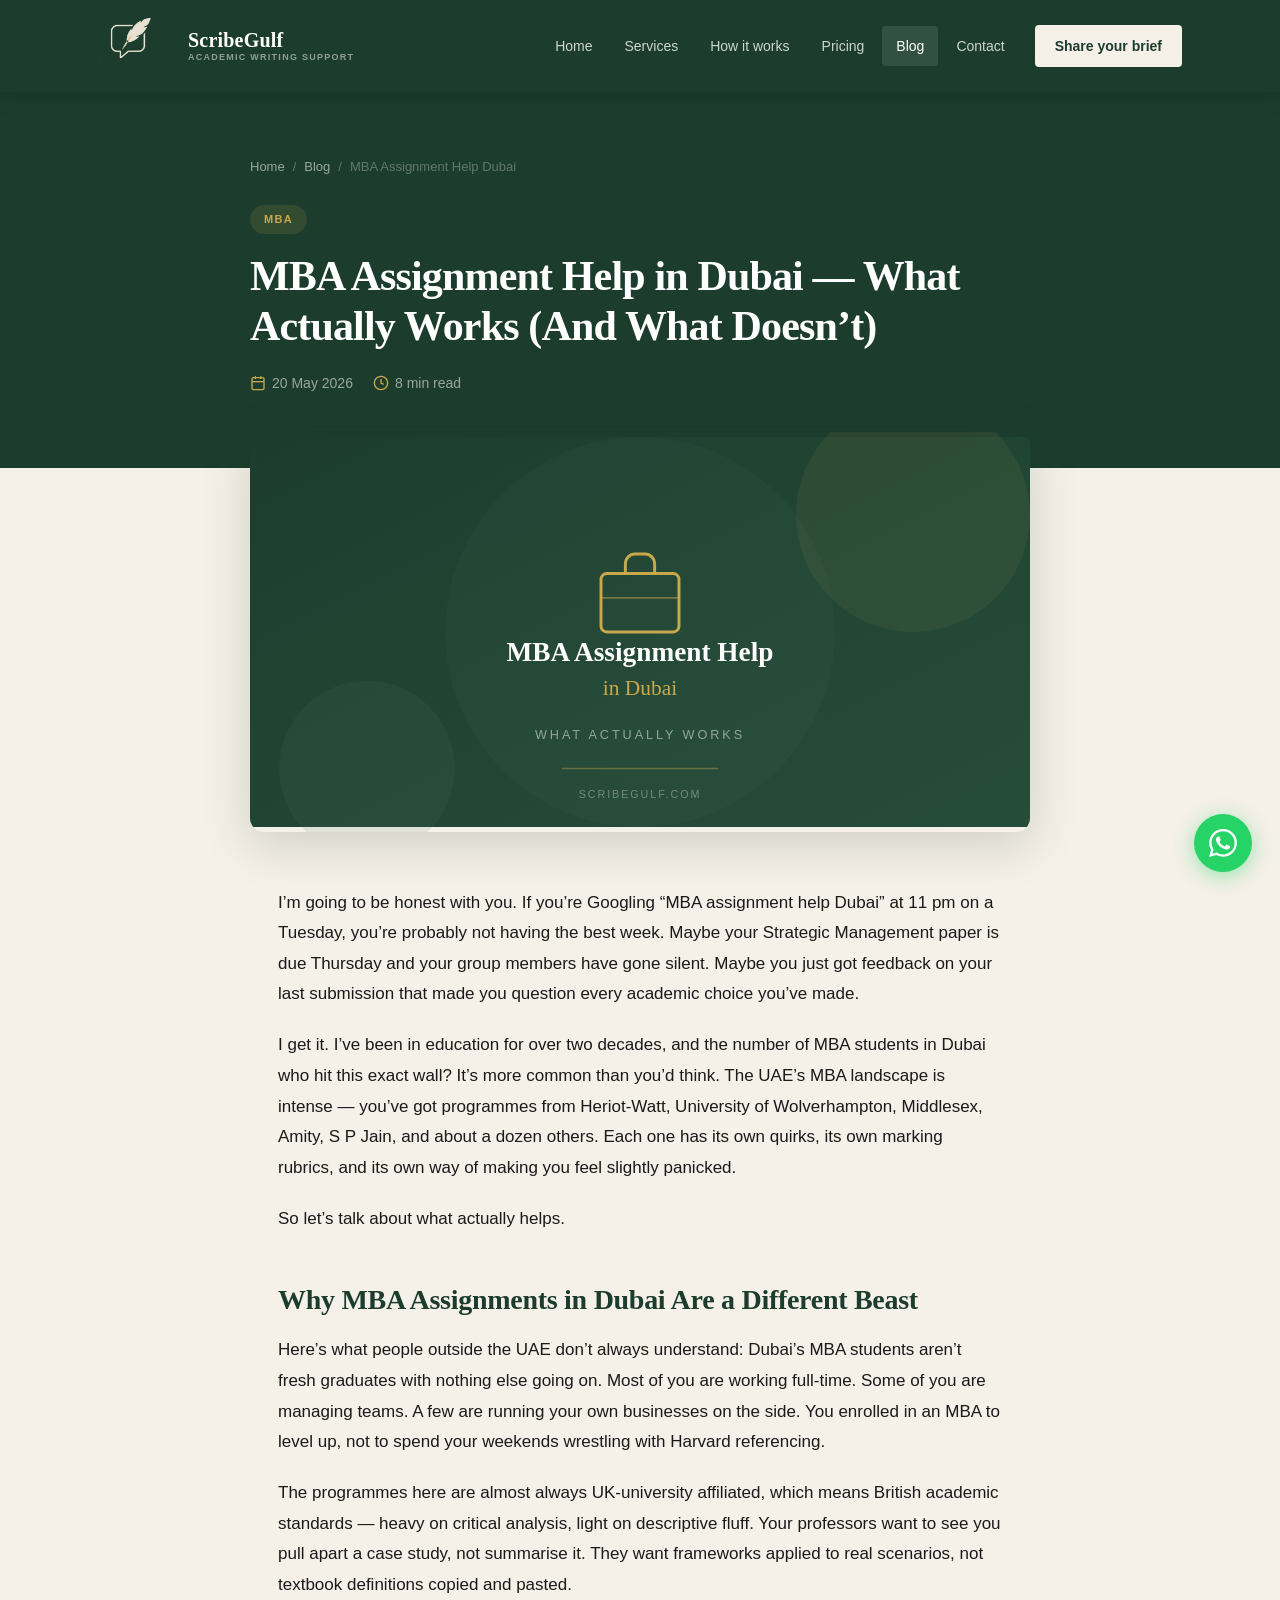
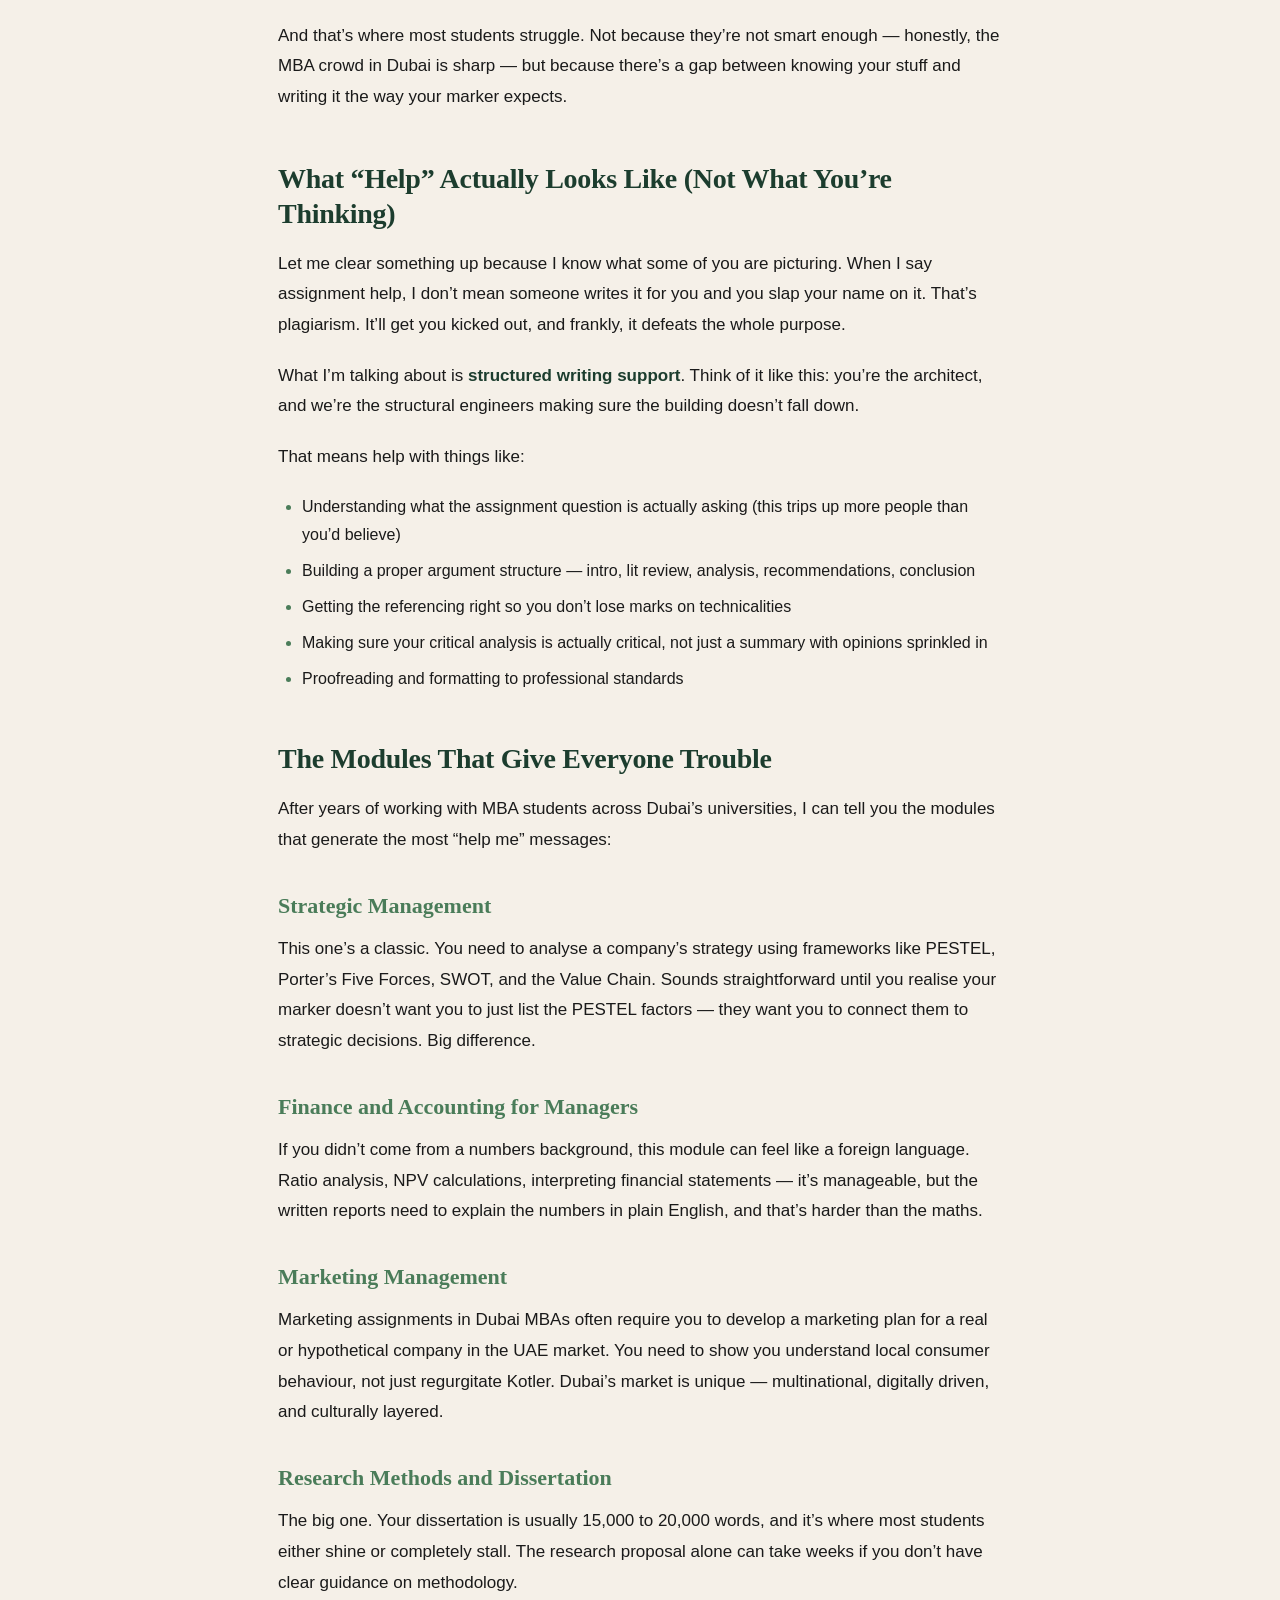
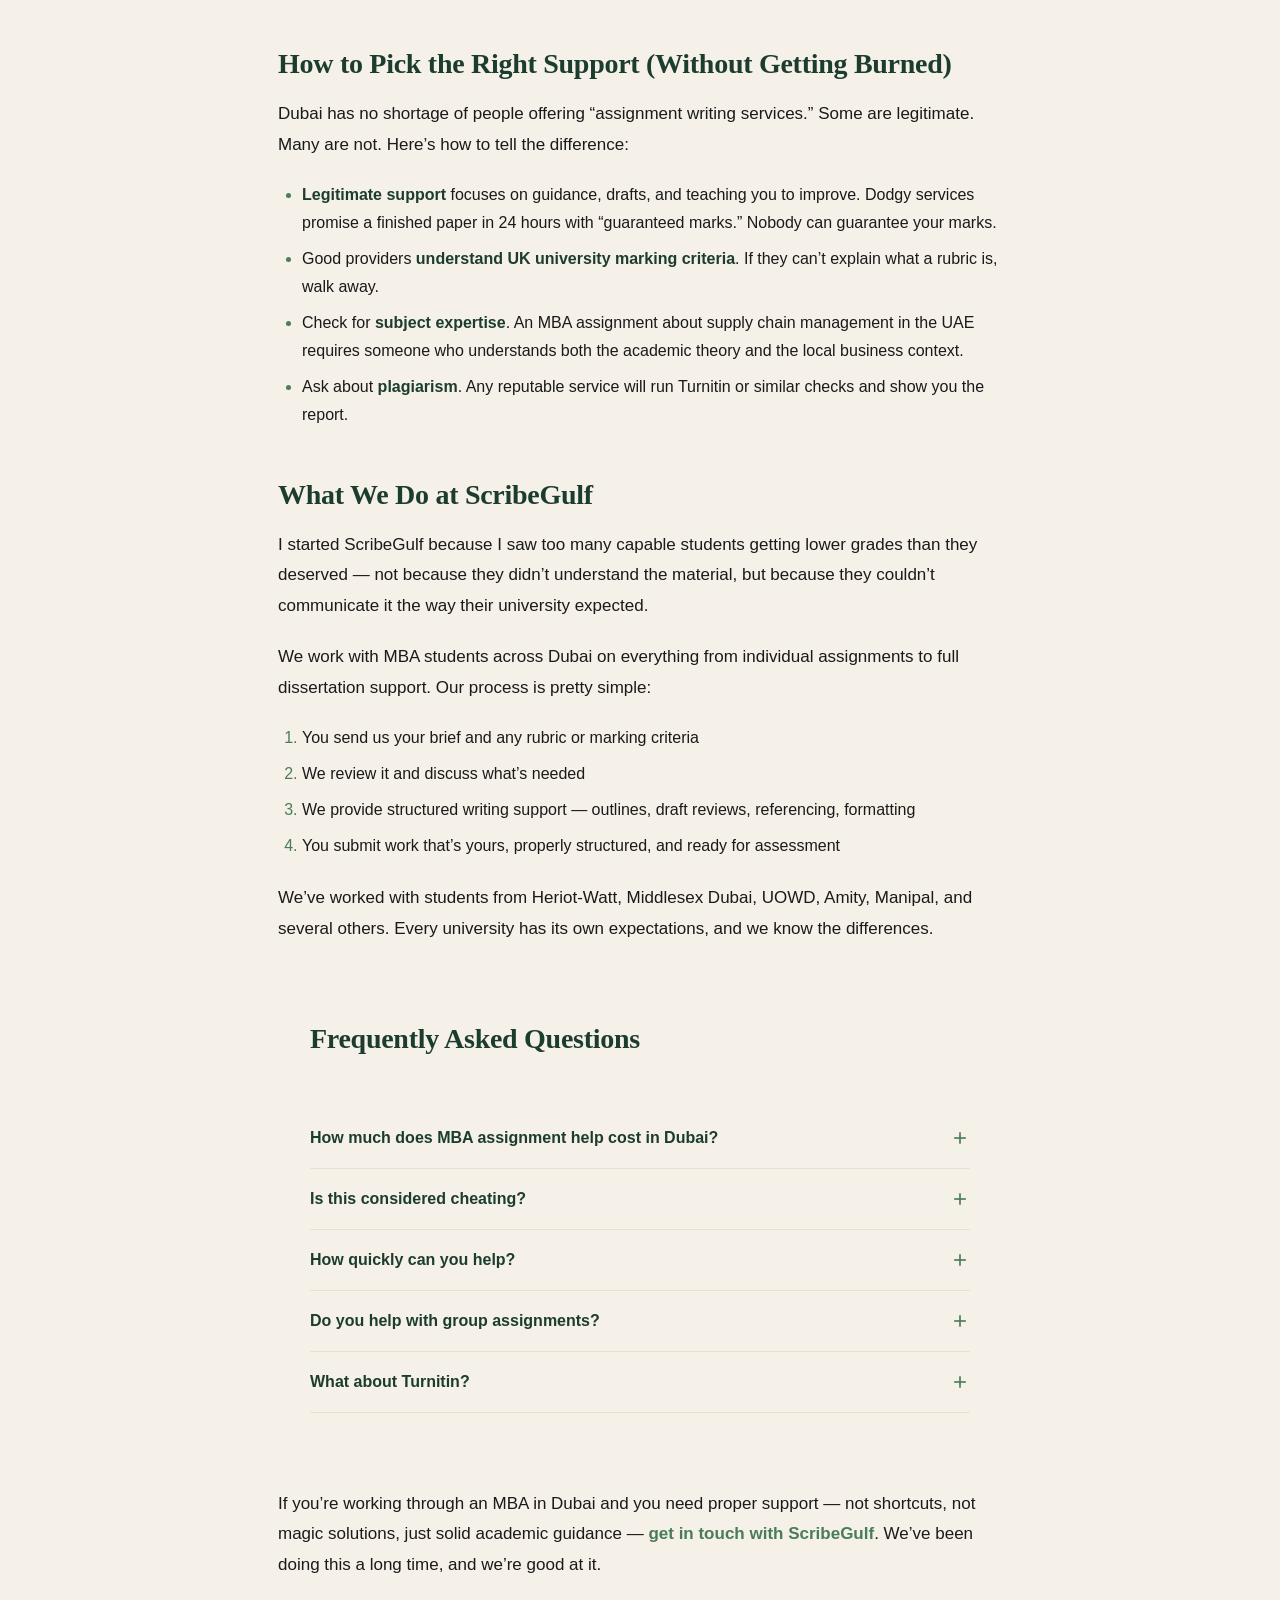
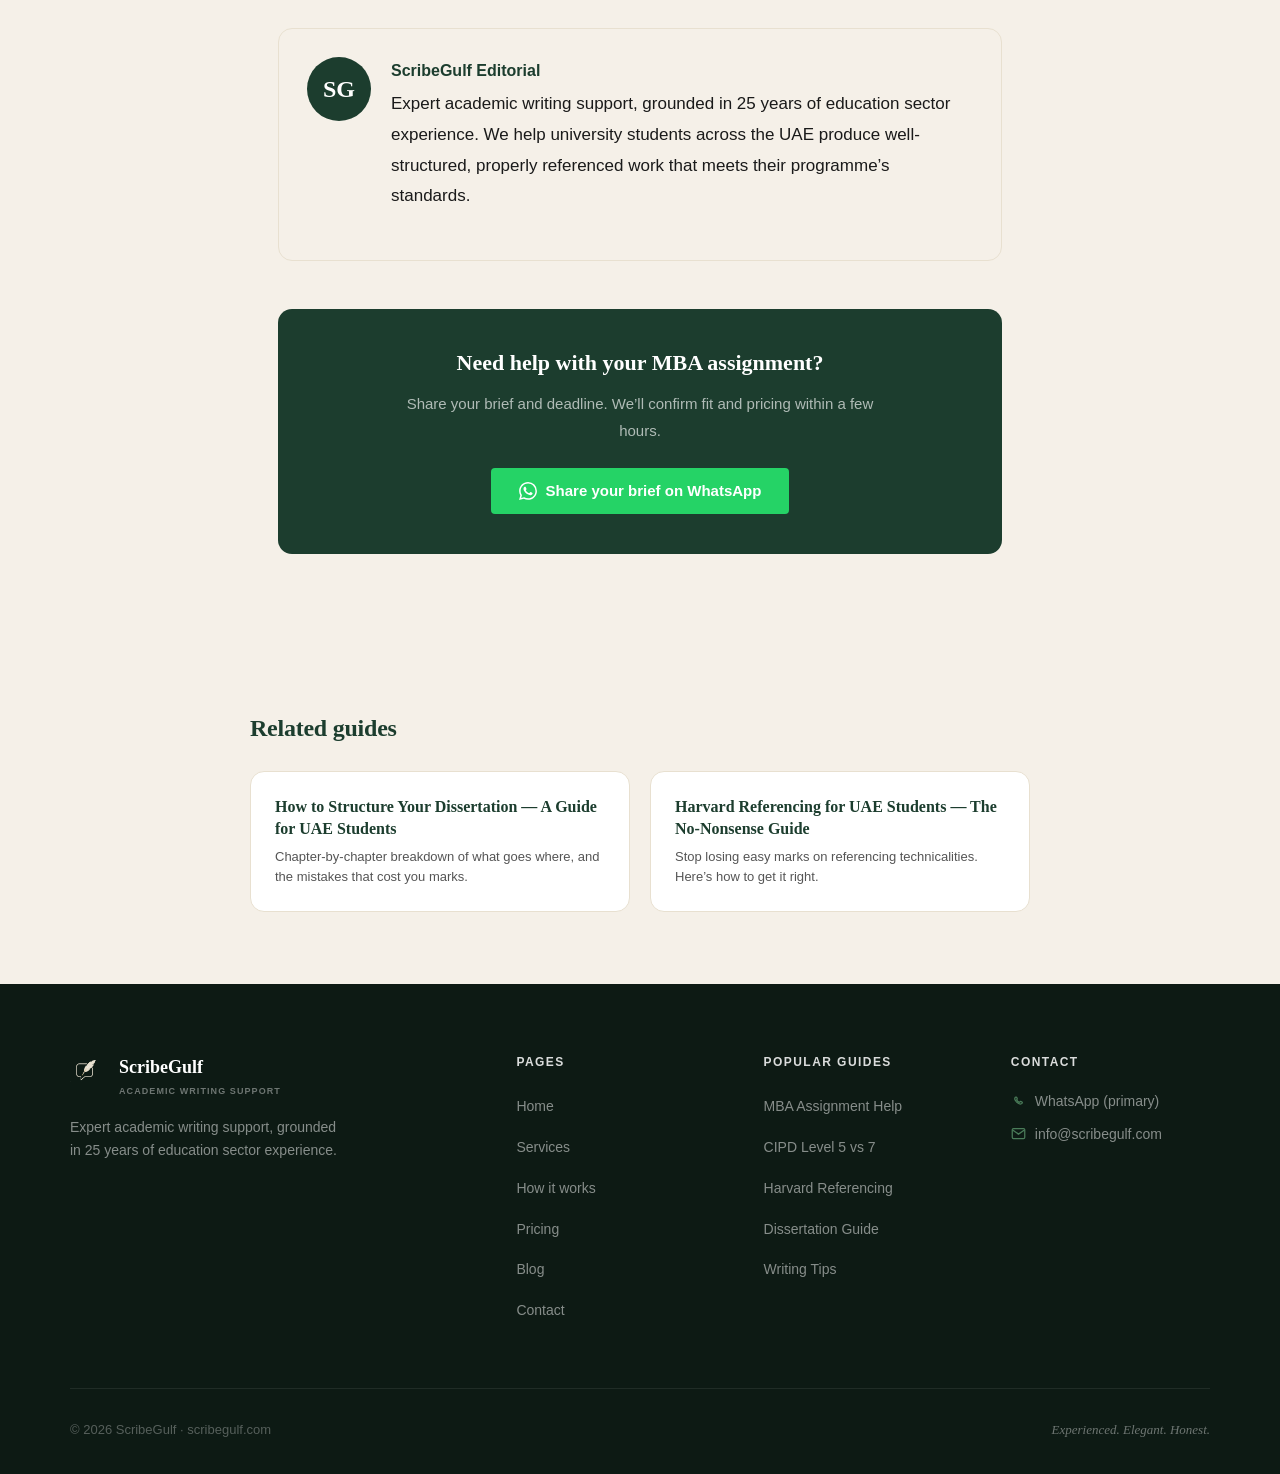
<file: blog/mba-assignment-help-dubai.html>
<!DOCTYPE html>
<html lang="en">
<head>
  <meta charset="UTF-8">
  <meta name="viewport" content="width=device-width, initial-scale=1.0">
  <meta name="google-site-verification" content="EeA-iT8VjYXAGGg0yRz0T-tL8fP_zNefTfSF17xezn0" />
  <meta name="robots" content="index, follow">
  <title>MBA Assignment Help in Dubai | ScribeGulf</title>
  <meta name="description" content="MBA assignment help in Dubai: structured, original writing support for case studies, reports, and dissertations across UAE business schools.">
  <meta name="keywords" content="MBA assignment help Dubai, MBA writing support UAE, business assignment writing Dubai, MBA case study help, MBA dissertation Dubai">
  <link rel="canonical" href="https://scribegulf.com/blog/mba-assignment-help-dubai.html">
  <link rel="icon" type="image/png" href="../Shield.png">
  <!-- Open Graph -->
  <meta property="og:title" content="MBA Assignment Help in Dubai — What Actually Works | ScribeGulf">
  <meta property="og:image" content="https://scribegulf.com/Logo.png">
  <meta property="og:description" content="Struggling with MBA assignments in Dubai? Here's what actually helps — from someone with 25 years in education.">
  <meta property="og:url" content="https://scribegulf.com/blog/mba-assignment-help-dubai.html">
  <meta property="og:type" content="article">
  <meta property="og:site_name" content="ScribeGulf">
  <meta property="article:published_time" content="2026-05-20">
  <meta property="article:section" content="MBA">
  <!-- Twitter -->
  <meta name="twitter:card" content="summary_large_image">
  <meta name="twitter:title" content="MBA Assignment Help in Dubai — What Actually Works">
  <meta name="twitter:image" content="https://scribegulf.com/Logo.png">
  <meta name="twitter:description" content="Struggling with MBA assignments in Dubai? Here's what actually helps.">
  <link rel="stylesheet" href="../style.css">
  <!-- Schema: Article + FAQ -->
  <script type="application/ld+json">
  {
    "@context": "https://schema.org",
    "@type": "Article",
    "headline": "MBA Assignment Help in Dubai — What Actually Works (And What Doesn't)",
    "description": "Struggling with MBA assignments in Dubai? Get structured, original writing support from ScribeGulf.",
    "url": "https://scribegulf.com/blog/mba-assignment-help-dubai.html",
    "datePublished": "2026-05-20",
    "dateModified": "2026-05-20",
    "author": {
      "@type": "Organization",
      "name": "ScribeGulf",
      "url": "https://scribegulf.com"
    },
    "publisher": {
      "@type": "Organization",
      "name": "ScribeGulf",
      "url": "https://scribegulf.com"
    },
    "mainEntityOfPage": "https://scribegulf.com/blog/mba-assignment-help-dubai.html",
    "articleSection": "MBA",
    "wordCount": 1400,
    "inLanguage": "en"
  }
  </script>
  <script type="application/ld+json">
  {
    "@context": "https://schema.org",
    "@type": "FAQPage",
    "mainEntity": [
      {
        "@type": "Question",
        "name": "How much does MBA assignment help cost in Dubai?",
        "acceptedAnswer": {
          "@type": "Answer",
          "text": "It depends on the scope — a 2,000-word case study analysis is different from a 15,000-word dissertation. ScribeGulf provides a quote after reviewing your brief with no hidden fees."
        }
      },
      {
        "@type": "Question",
        "name": "Is academic writing support considered cheating?",
        "acceptedAnswer": {
          "@type": "Answer",
          "text": "No. Academic writing support is guidance, not ghostwriting. ScribeGulf helps you develop and structure your own arguments — like having a very experienced study partner."
        }
      },
      {
        "@type": "Question",
        "name": "How quickly can ScribeGulf help with MBA assignments?",
        "acceptedAnswer": {
          "@type": "Answer",
          "text": "We recommend reaching out at least a week before your deadline. We can sometimes work with tighter timelines, but your best work happens when you're not panicking."
        }
      },
      {
        "@type": "Question",
        "name": "Do you help with MBA group assignments in Dubai?",
        "acceptedAnswer": {
          "@type": "Answer",
          "text": "Yes. Group assignments come with their own challenges — uneven contributions, inconsistent writing styles. ScribeGulf helps coordinate and polish the final submission."
        }
      },
      {
        "@type": "Question",
        "name": "Does ScribeGulf check for plagiarism?",
        "acceptedAnswer": {
          "@type": "Answer",
          "text": "Yes. Everything ScribeGulf supports goes through plagiarism checking before delivery."
        }
      }
    ]
  }
  </script>
  <script type="application/ld+json">
  {
    "@context": "https://schema.org",
    "@type": "BreadcrumbList",
    "itemListElement": [
      {"@type": "ListItem", "position": 1, "name": "Home", "item": "https://scribegulf.com/"},
      {"@type": "ListItem", "position": 2, "name": "Blog", "item": "https://scribegulf.com/blog.html"},
      {"@type": "ListItem", "position": 3, "name": "MBA Assignment Help in Dubai"}
    ]
  }
  </script>
</head>
<body>

<!-- ═══ NAVIGATION ═══════════════════════════════════════ -->
<nav class="nav">
  <div class="nav__inner">
    <a href="../index.html" class="nav__logo" aria-label="ScribeGulf home">
      <img src="../Shield-nav.png" class="nav__logo-icon" alt="" aria-hidden="true" width="78" height="78">
      <div class="nav__logo-wordmark">
        <span class="nav__logo-name">ScribeGulf</span>
        <span class="nav__logo-sub">Academic Writing Support</span>
      </div>
    </a>
    <div class="nav__menu">
      <a href="../index.html"         class="nav__link" data-page="index.html">Home</a>
      <a href="../services.html"      class="nav__link" data-page="services.html">Services</a>
      <a href="../how-it-works.html"  class="nav__link" data-page="how-it-works.html">How it works</a>
      <a href="../pricing.html"       class="nav__link" data-page="pricing.html">Pricing</a>
      <a href="../blog.html"          class="nav__link active" data-page="blog.html">Blog</a>
      <a href="../contact.html"       class="nav__link" data-page="contact.html">Contact</a>
      <a href="../contact.html#brief-form" class="nav__cta">Share your brief</a>
    </div>
    <button class="nav__hamburger" aria-label="Open menu" aria-expanded="false">
      <span></span><span></span><span></span>
    </button>
  </div>
  <div class="nav__mobile">
    <a href="../index.html"        class="nav__link" data-page="index.html">Home</a>
    <a href="../services.html"     class="nav__link" data-page="services.html">Services</a>
    <a href="../how-it-works.html" class="nav__link" data-page="how-it-works.html">How it works</a>
    <a href="../pricing.html"      class="nav__link" data-page="pricing.html">Pricing</a>
    <a href="../blog.html"         class="nav__link" data-page="blog.html">Blog</a>
    <a href="../contact.html"      class="nav__link" data-page="contact.html">Contact</a>
    <a href="../contact.html#brief-form" class="nav__cta btn btn--whatsapp">Share your brief</a>
  </div>
</nav>

<!-- ═══ BLOG HERO ════════════════════════════════════════ -->
<section class="blog-hero">
  <div class="blog-hero__inner">
    <nav class="blog-hero__breadcrumb" aria-label="Breadcrumb">
      <a href="../index.html">Home</a> <span>/</span>
      <a href="../blog.html">Blog</a> <span>/</span>
      <span>MBA Assignment Help Dubai</span>
    </nav>
    <span class="blog-hero__tag">MBA</span>
    <h1>MBA Assignment Help in Dubai &mdash; What Actually Works (And What Doesn&rsquo;t)</h1>
    <div class="blog-hero__meta">
      <div class="blog-hero__meta-item">
        <svg viewBox="0 0 24 24" fill="none" stroke="currentColor" stroke-width="2"><rect x="3" y="4" width="18" height="18" rx="2" ry="2"/><line x1="16" y1="2" x2="16" y2="6"/><line x1="8" y1="2" x2="8" y2="6"/><line x1="3" y1="10" x2="21" y2="10"/></svg>
        20 May 2026
      </div>
      <div class="blog-hero__meta-item">
        <svg viewBox="0 0 24 24" fill="none" stroke="currentColor" stroke-width="2"><circle cx="12" cy="12" r="10"/><polyline points="12 6 12 12 16 14"/></svg>
        8 min read
      </div>
    </div>
  </div>
</section>

<img src="img/mba-dubai-hero.svg" alt="MBA Assignment Help in Dubai — ScribeGulf" class="blog-hero-img" width="800" height="400">

<!-- ═══ BLOG CONTENT ═════════════════════════════════════ -->
<article class="blog-content">

  <p>I&rsquo;m going to be honest with you. If you&rsquo;re Googling &ldquo;MBA assignment help Dubai&rdquo; at 11 pm on a Tuesday, you&rsquo;re probably not having the best week. Maybe your Strategic Management paper is due Thursday and your group members have gone silent. Maybe you just got feedback on your last submission that made you question every academic choice you&rsquo;ve made.</p>

  <p>I get it. I&rsquo;ve been in education for over two decades, and the number of MBA students in Dubai who hit this exact wall? It&rsquo;s more common than you&rsquo;d think. The UAE&rsquo;s MBA landscape is intense &mdash; you&rsquo;ve got programmes from Heriot-Watt, University of Wolverhampton, Middlesex, Amity, S P Jain, and about a dozen others. Each one has its own quirks, its own marking rubrics, and its own way of making you feel slightly panicked.</p>

  <p>So let&rsquo;s talk about what actually helps.</p>

  <h2>Why MBA Assignments in Dubai Are a Different Beast</h2>

  <p>Here&rsquo;s what people outside the UAE don&rsquo;t always understand: Dubai&rsquo;s MBA students aren&rsquo;t fresh graduates with nothing else going on. Most of you are working full-time. Some of you are managing teams. A few are running your own businesses on the side. You enrolled in an MBA to level up, not to spend your weekends wrestling with Harvard referencing.</p>

  <p>The programmes here are almost always UK-university affiliated, which means British academic standards &mdash; heavy on critical analysis, light on descriptive fluff. Your professors want to see you pull apart a case study, not summarise it. They want frameworks applied to real scenarios, not textbook definitions copied and pasted.</p>

  <p>And that&rsquo;s where most students struggle. Not because they&rsquo;re not smart enough &mdash; honestly, the MBA crowd in Dubai is sharp &mdash; but because there&rsquo;s a gap between knowing your stuff and writing it the way your marker expects.</p>

  <h2>What &ldquo;Help&rdquo; Actually Looks Like (Not What You&rsquo;re Thinking)</h2>

  <p>Let me clear something up because I know what some of you are picturing. When I say assignment help, I don&rsquo;t mean someone writes it for you and you slap your name on it. That&rsquo;s plagiarism. It&rsquo;ll get you kicked out, and frankly, it defeats the whole purpose.</p>

  <p>What I&rsquo;m talking about is <strong>structured writing support</strong>. Think of it like this: you&rsquo;re the architect, and we&rsquo;re the structural engineers making sure the building doesn&rsquo;t fall down.</p>

  <p>That means help with things like:</p>
  <ul>
    <li>Understanding what the assignment question is actually asking (this trips up more people than you&rsquo;d believe)</li>
    <li>Building a proper argument structure &mdash; intro, lit review, analysis, recommendations, conclusion</li>
    <li>Getting the referencing right so you don&rsquo;t lose marks on technicalities</li>
    <li>Making sure your critical analysis is actually critical, not just a summary with opinions sprinkled in</li>
    <li>Proofreading and formatting to professional standards</li>
  </ul>

  <h2>The Modules That Give Everyone Trouble</h2>

  <p>After years of working with MBA students across Dubai&rsquo;s universities, I can tell you the modules that generate the most &ldquo;help me&rdquo; messages:</p>

  <h3>Strategic Management</h3>
  <p>This one&rsquo;s a classic. You need to analyse a company&rsquo;s strategy using frameworks like PESTEL, Porter&rsquo;s Five Forces, SWOT, and the Value Chain. Sounds straightforward until you realise your marker doesn&rsquo;t want you to just list the PESTEL factors &mdash; they want you to connect them to strategic decisions. Big difference.</p>

  <h3>Finance and Accounting for Managers</h3>
  <p>If you didn&rsquo;t come from a numbers background, this module can feel like a foreign language. Ratio analysis, NPV calculations, interpreting financial statements &mdash; it&rsquo;s manageable, but the written reports need to explain the numbers in plain English, and that&rsquo;s harder than the maths.</p>

  <h3>Marketing Management</h3>
  <p>Marketing assignments in Dubai MBAs often require you to develop a marketing plan for a real or hypothetical company in the UAE market. You need to show you understand local consumer behaviour, not just regurgitate Kotler. Dubai&rsquo;s market is unique &mdash; multinational, digitally driven, and culturally layered.</p>

  <h3>Research Methods and Dissertation</h3>
  <p>The big one. Your dissertation is usually 15,000 to 20,000 words, and it&rsquo;s where most students either shine or completely stall. The research proposal alone can take weeks if you don&rsquo;t have clear guidance on methodology.</p>

  <h2>How to Pick the Right Support (Without Getting Burned)</h2>

  <p>Dubai has no shortage of people offering &ldquo;assignment writing services.&rdquo; Some are legitimate. Many are not. Here&rsquo;s how to tell the difference:</p>

  <ul>
    <li><strong>Legitimate support</strong> focuses on guidance, drafts, and teaching you to improve. Dodgy services promise a finished paper in 24 hours with &ldquo;guaranteed marks.&rdquo; Nobody can guarantee your marks.</li>
    <li>Good providers <strong>understand UK university marking criteria</strong>. If they can&rsquo;t explain what a rubric is, walk away.</li>
    <li>Check for <strong>subject expertise</strong>. An MBA assignment about supply chain management in the UAE requires someone who understands both the academic theory and the local business context.</li>
    <li>Ask about <strong>plagiarism</strong>. Any reputable service will run Turnitin or similar checks and show you the report.</li>
  </ul>

  <h2>What We Do at ScribeGulf</h2>

  <p>I started ScribeGulf because I saw too many capable students getting lower grades than they deserved &mdash; not because they didn&rsquo;t understand the material, but because they couldn&rsquo;t communicate it the way their university expected.</p>

  <p>We work with MBA students across Dubai on everything from individual assignments to full dissertation support. Our process is pretty simple:</p>

  <ol>
    <li>You send us your brief and any rubric or marking criteria</li>
    <li>We review it and discuss what&rsquo;s needed</li>
    <li>We provide structured writing support &mdash; outlines, draft reviews, referencing, formatting</li>
    <li>You submit work that&rsquo;s yours, properly structured, and ready for assessment</li>
  </ol>

  <p>We&rsquo;ve worked with students from Heriot-Watt, Middlesex Dubai, UOWD, Amity, Manipal, and several others. Every university has its own expectations, and we know the differences.</p>

  <!-- ═══ FAQ SECTION ═══════════════════════════════════ -->
  <div class="blog-faq">
    <h2>Frequently Asked Questions</h2>

    <div class="faq-wrap">
      <div class="faq-item">
        <button class="faq-q">How much does MBA assignment help cost in Dubai?
          <svg viewBox="0 0 24 24" fill="none" stroke="currentColor" stroke-width="2"><line x1="12" y1="5" x2="12" y2="19"/><line x1="5" y1="12" x2="19" y2="12"/></svg>
        </button>
        <div class="faq-a"><p>It depends on the scope &mdash; a 2,000-word case study analysis is different from a 15,000-word dissertation. We provide a quote after reviewing your brief. There are no hidden fees.</p></div>
      </div>
      <div class="faq-item">
        <button class="faq-q">Is this considered cheating?
          <svg viewBox="0 0 24 24" fill="none" stroke="currentColor" stroke-width="2"><line x1="12" y1="5" x2="12" y2="19"/><line x1="5" y1="12" x2="19" y2="12"/></svg>
        </button>
        <div class="faq-a"><p>No. Academic writing support is guidance, not ghostwriting. We help you develop and structure your own arguments. Think of it as having a very experienced study partner.</p></div>
      </div>
      <div class="faq-item">
        <button class="faq-q">How quickly can you help?
          <svg viewBox="0 0 24 24" fill="none" stroke="currentColor" stroke-width="2"><line x1="12" y1="5" x2="12" y2="19"/><line x1="5" y1="12" x2="19" y2="12"/></svg>
        </button>
        <div class="faq-a"><p>We recommend reaching out at least a week before your deadline. Can we work with tighter timelines? Sometimes. But your best work happens when you&rsquo;re not panicking.</p></div>
      </div>
      <div class="faq-item">
        <button class="faq-q">Do you help with group assignments?
          <svg viewBox="0 0 24 24" fill="none" stroke="currentColor" stroke-width="2"><line x1="12" y1="5" x2="12" y2="19"/><line x1="5" y1="12" x2="19" y2="12"/></svg>
        </button>
        <div class="faq-a"><p>Yes. Group assignments come with their own headaches &mdash; uneven contributions, inconsistent writing styles, that one member who disappears. We help coordinate and polish the final submission.</p></div>
      </div>
      <div class="faq-item">
        <button class="faq-q">What about Turnitin?
          <svg viewBox="0 0 24 24" fill="none" stroke="currentColor" stroke-width="2"><line x1="12" y1="5" x2="12" y2="19"/><line x1="5" y1="12" x2="19" y2="12"/></svg>
        </button>
        <div class="faq-a"><p>Everything we support goes through plagiarism checking. We&rsquo;re not in the business of creating problems for you.</p></div>
      </div>
    </div>
  </div>

  <p>If you&rsquo;re working through an MBA in Dubai and you need proper support &mdash; not shortcuts, not magic solutions, just solid academic guidance &mdash; <a href="https://wa.me/12368696643?text=Hi%20ScribeGulf%2C%20I%20need%20help%20with%20my%20MBA%20assignment." style="color:var(--sage); font-weight:600;">get in touch with ScribeGulf</a>. We&rsquo;ve been doing this a long time, and we&rsquo;re good at it.</p>

  <!-- Author box -->
  <div class="blog-author">
    <div class="blog-author__avatar">SG</div>
    <div>
      <div class="blog-author__name">ScribeGulf Editorial</div>
      <p class="blog-author__bio">Expert academic writing support, grounded in 25 years of education sector experience. We help university students across the UAE produce well-structured, properly referenced work that meets their programme&rsquo;s standards.</p>
    </div>
  </div>

  <!-- CTA -->
  <div class="blog-cta">
    <h3>Need help with your MBA assignment?</h3>
    <p>Share your brief and deadline. We&rsquo;ll confirm fit and pricing within a few hours.</p>
    <a href="https://wa.me/12368696643?text=Hi%20ScribeGulf%2C%20I%20need%20MBA%20assignment%20help." target="_blank" rel="noopener" class="btn btn--whatsapp">
      <svg viewBox="0 0 24 24" fill="currentColor" width="18" height="18"><path d="M17.472 14.382c-.297-.149-1.758-.867-2.03-.967-.273-.099-.471-.148-.67.15-.197.297-.767.966-.94 1.164-.173.199-.347.223-.644.075-.297-.15-1.255-.463-2.39-1.475-.883-.788-1.48-1.761-1.653-2.059-.173-.297-.018-.458.13-.606.134-.133.298-.347.446-.52.149-.174.198-.298.298-.497.099-.198.05-.371-.025-.52-.075-.149-.669-1.612-.916-2.207-.242-.579-.487-.5-.669-.51-.173-.008-.371-.01-.57-.01-.198 0-.52.074-.792.372-.272.297-1.04 1.016-1.04 2.479 0 1.462 1.065 2.875 1.213 3.074.149.198 2.096 3.2 5.077 4.487.709.306 1.262.489 1.694.625.712.227 1.36.195 1.871.118.571-.085 1.758-.719 2.006-1.413.248-.694.248-1.289.173-1.413-.074-.124-.272-.198-.57-.347m-5.421 7.403h-.004a9.87 9.87 0 01-5.031-1.378l-.361-.214-3.741.982.998-3.648-.235-.374a9.86 9.86 0 01-1.51-5.26c.001-5.45 4.436-9.884 9.888-9.884 2.64 0 5.122 1.03 6.988 2.898a9.825 9.825 0 012.893 6.994c-.003 5.45-4.437 9.884-9.885 9.884m8.413-18.297A11.815 11.815 0 0012.05 0C5.495 0 .16 5.335.157 11.892c0 2.096.547 4.142 1.588 5.945L.057 24l6.305-1.654a11.882 11.882 0 005.683 1.448h.005c6.554 0 11.89-5.335 11.893-11.893a11.821 11.821 0 00-3.48-8.413z"/></svg>
      Share your brief on WhatsApp
    </a>
  </div>

</article>

<!-- ═══ RELATED POSTS ════════════════════════════════════ -->
<section class="blog-related">
  <div class="blog-related__inner">
    <h2>Related guides</h2>
    <div class="blog-related__grid">
      <div class="blog-related__card">
        <h3><a href="dissertation-structure-guide-uae-students.html">How to Structure Your Dissertation &mdash; A Guide for UAE Students</a></h3>
        <p>Chapter-by-chapter breakdown of what goes where, and the mistakes that cost you marks.</p>
      </div>
      <div class="blog-related__card">
        <h3><a href="harvard-referencing-guide-uae-students.html">Harvard Referencing for UAE Students &mdash; The No-Nonsense Guide</a></h3>
        <p>Stop losing easy marks on referencing technicalities. Here&rsquo;s how to get it right.</p>
      </div>
    </div>
  </div>
</section>

<!-- ═══ FOOTER ════════════════════════════════════════════ -->
<footer class="footer">
  <div class="footer__top">
    <div>
      <div class="footer__logo-wrap">
        <img src="../Shield-nav.png" class="footer__logo-icon" alt="" aria-hidden="true">
        <div>
          <div class="footer__logo-name">ScribeGulf</div>
          <span class="footer__logo-sub">Academic Writing Support</span>
        </div>
      </div>
      <p class="footer__brand-desc">Expert academic writing support, grounded in 25 years of education sector experience.</p>
    </div>
    <div>
      <div class="footer__col-title">Pages</div>
      <ul class="footer__links">
        <li><a href="../index.html">Home</a></li>
        <li><a href="../services.html">Services</a></li>
        <li><a href="../how-it-works.html">How it works</a></li>
        <li><a href="../pricing.html">Pricing</a></li>
        <li><a href="../blog.html">Blog</a></li>
        <li><a href="../contact.html">Contact</a></li>
      </ul>
    </div>
    <div>
      <div class="footer__col-title">Popular Guides</div>
      <ul class="footer__links">
        <li><a href="mba-assignment-help-dubai.html">MBA Assignment Help</a></li>
        <li><a href="cipd-level-5-vs-level-7-uae.html">CIPD Level 5 vs 7</a></li>
        <li><a href="harvard-referencing-guide-uae-students.html">Harvard Referencing</a></li>
        <li><a href="dissertation-structure-guide-uae-students.html">Dissertation Guide</a></li>
        <li><a href="academic-writing-tips-uae-students.html">Writing Tips</a></li>
      </ul>
    </div>
    <div>
      <div class="footer__col-title">Contact</div>
      <div class="footer__contact-item">
        <svg class="footer__contact-icon" viewBox="0 0 24 24" fill="none" stroke="currentColor" stroke-width="2"><path d="M17.472 14.382c-.297-.149-1.758-.867-2.03-.967-.273-.099-.471-.148-.67.15-.197.297-.767.966-.94 1.164-.173.199-.347.223-.644.075-.297-.15-1.255-.463-2.39-1.475-.883-.788-1.48-1.761-1.653-2.059-.173-.297-.018-.458.13-.606.134-.133.298-.347.446-.52.149-.174.198-.298.298-.497.099-.198.05-.371-.025-.52-.075-.149-.669-1.612-.916-2.207-.242-.579-.487-.5-.669-.51-.173-.008-.371-.01-.57-.01-.198 0-.52.074-.792.372-.272.297-1.04 1.016-1.04 2.479 0 1.462 1.065 2.875 1.213 3.074.149.198 2.096 3.2 5.077 4.487.709.306 1.262.489 1.694.625.712.227 1.36.195 1.871.118.571-.085 1.758-.719 2.006-1.413.248-.694.248-1.289.173-1.413-.074-.124-.272-.198-.57-.347"/></svg>
        WhatsApp (primary)
      </div>
      <div class="footer__contact-item">
        <svg class="footer__contact-icon" viewBox="0 0 24 24" fill="none" stroke="currentColor" stroke-width="2"><path d="M4 4h16c1.1 0 2 .9 2 2v12c0 1.1-.9 2-2 2H4c-1.1 0-2-.9-2-2V6c0-1.1.9-2 2-2z"/><polyline points="22,6 12,13 2,6"/></svg>
        info@scribegulf.com
      </div>
    </div>
  </div>
  <div class="footer__bottom">
    <div class="footer__copy">&copy; 2026 ScribeGulf &middot; scribegulf.com</div>
    <div class="footer__tagline">Experienced. Elegant. Honest.</div>
  </div>
</footer>

<a href="https://wa.me/12368696643?text=Hi%20ScribeGulf%2C%20I%27d%20like%20to%20share%20my%20brief." target="_blank" rel="noopener" class="wa-float" aria-label="Chat on WhatsApp">
  <svg viewBox="0 0 24 24" fill="white"><path d="M17.472 14.382c-.297-.149-1.758-.867-2.03-.967-.273-.099-.471-.148-.67.15-.197.297-.767.966-.94 1.164-.173.199-.347.223-.644.075-.297-.15-1.255-.463-2.39-1.475-.883-.788-1.48-1.761-1.653-2.059-.173-.297-.018-.458.13-.606.134-.133.298-.347.446-.52.149-.174.198-.298.298-.497.099-.198.05-.371-.025-.52-.075-.149-.669-1.612-.916-2.207-.242-.579-.487-.5-.669-.51-.173-.008-.371-.01-.57-.01-.198 0-.52.074-.792.372-.272.297-1.04 1.016-1.04 2.479 0 1.462 1.065 2.875 1.213 3.074.149.198 2.096 3.2 5.077 4.487.709.306 1.262.489 1.694.625.712.227 1.36.195 1.871.118.571-.085 1.758-.719 2.006-1.413.248-.694.248-1.289.173-1.413-.074-.124-.272-.198-.57-.347m-5.421 7.403h-.004a9.87 9.87 0 01-5.031-1.378l-.361-.214-3.741.982.998-3.648-.235-.374a9.86 9.86 0 01-1.51-5.26c.001-5.45 4.436-9.884 9.888-9.884 2.64 0 5.122 1.03 6.988 2.898a9.825 9.825 0 012.893 6.994c-.003 5.45-4.437 9.884-9.885 9.884m8.413-18.297A11.815 11.815 0 0012.05 0C5.495 0 .16 5.335.157 11.892c0 2.096.547 4.142 1.588 5.945L.057 24l6.305-1.654a11.882 11.882 0 005.683 1.448h.005c6.554 0 11.89-5.335 11.893-11.893a11.821 11.821 0 00-3.48-8.413z"/></svg>
</a>

<script src="../script.js"></script>
</body>
</html>
</file>
<file: style.css>
/* ============================================================
   ScribeGulf — Global Stylesheet
   Forest & Parchment Edition · v1.2
   Colors: Forest #1C3D2E · Sage #4A7C59 · Walnut #6B4423
           Parchment #F5F0E8 · Cream #E8E0D0 · White #FFFFFF
============================================================ */

/* --- Custom Properties ----------------------------------- */
:root {
  --forest:    #1C3D2E;
  --sage:      #4A7C59;
  --walnut:    #6B4423;
  --parchment: #F5F0E8;
  --cream:     #E8E0D0;
  --white:     #FFFFFF;
  --ink:       #0D1A14;
  --gold:      #C9A84C;

  --text-dark:  #1A1A1A;
  --text-mid:   #555555;
  --text-light: #888888;

  --max-width:   1140px;
  --radius:      4px;
  --radius-lg:   14px;
  --transition:  0.24s ease;
  --shadow:      0 2px 16px rgba(28,61,46,0.09);
  --shadow-hover:0 8px 36px rgba(28,61,46,0.18);
}

/* --- Reset ----------------------------------------------- */
*, *::before, *::after { box-sizing: border-box; margin: 0; padding: 0; }
html { scroll-behavior: smooth; -webkit-text-size-adjust: 100%; }
body {
  font-family: Arial, Helvetica, sans-serif;
  font-size: 17px;
  line-height: 1.75;
  color: var(--text-dark);
  background: var(--parchment);
  overflow-x: hidden;
}
img, svg { display: block; max-width: 100%; }
a { color: inherit; text-decoration: none; }
ul, ol { list-style: none; }
button { cursor: pointer; border: none; background: none; font-family: inherit; }

/* --- Typography ------------------------------------------ */
h1 {
  font-family: Georgia, 'Times New Roman', serif;
  font-size: clamp(34px, 4.5vw, 54px);
  font-weight: 700;
  color: var(--forest);
  line-height: 1.18;
  letter-spacing: -0.02em;
}
h2 {
  font-family: Arial, Helvetica, sans-serif;
  font-size: clamp(24px, 3vw, 34px);
  font-weight: 700;
  color: var(--forest);
  line-height: 1.22;
  letter-spacing: -0.01em;
}
h3 {
  font-family: Arial, Helvetica, sans-serif;
  font-size: clamp(17px, 2vw, 21px);
  font-weight: 600;
  color: var(--walnut);
  line-height: 1.3;
}
h4 {
  font-size: 13px;
  font-weight: 700;
  letter-spacing: 0.1em;
  text-transform: uppercase;
  color: var(--sage);
}
p { margin-bottom: 1.1em; max-width: 66ch; }
p:last-child { margin-bottom: 0; }

/* --- Layout --------------------------------------------- */
.container {
  width: 100%;
  max-width: var(--max-width);
  margin: 0 auto;
  padding: 0 28px;
}
section { padding: 88px 28px; }
.section--parchment { background: var(--parchment); }
.section--white     { background: var(--white); }
.section--cream     { background: var(--cream); }
.section--forest    { background: var(--forest); }

.section-label {
  display: block;
  font-size: 12px;
  font-weight: 700;
  letter-spacing: 0.14em;
  text-transform: uppercase;
  color: var(--sage);
  margin-bottom: 14px;
}
.section-header { max-width: var(--max-width); margin: 0 auto; }
.section-intro {
  color: var(--text-mid);
  font-size: 17px;
  margin-top: 14px;
  max-width: 600px;
}

/* --- Buttons -------------------------------------------- */
.btn {
  display: inline-flex;
  align-items: center;
  gap: 9px;
  padding: 14px 28px;
  font-size: 15px;
  font-weight: 700;
  font-family: Arial, Helvetica, sans-serif;
  border-radius: var(--radius);
  transition: background var(--transition), color var(--transition),
              transform var(--transition), box-shadow var(--transition);
  white-space: nowrap;
  line-height: 1;
}
.btn svg { width: 18px; height: 18px; flex-shrink: 0; }

.btn--primary {
  background: var(--forest);
  color: var(--white);
}
.btn--primary:hover {
  background: var(--walnut);
  transform: translateY(-2px);
  box-shadow: 0 6px 20px rgba(28,61,46,0.28);
}
.btn--outline {
  background: transparent;
  color: var(--forest);
  border: 2px solid var(--forest);
  padding: 12px 26px;
}
.btn--outline:hover {
  background: var(--forest);
  color: var(--white);
}
.btn--sage {
  background: var(--sage);
  color: var(--white);
}
.btn--sage:hover {
  background: var(--forest);
  transform: translateY(-2px);
}
.btn--whatsapp {
  background: #25D366;
  color: var(--white);
}
.btn--whatsapp:hover {
  background: #1DAB54;
  transform: translateY(-2px);
  box-shadow: 0 6px 20px rgba(37,211,102,0.35);
}
.btn--white {
  background: var(--white);
  color: var(--forest);
}
.btn--white:hover {
  background: var(--parchment);
  transform: translateY(-2px);
}
.btn-group {
  display: flex;
  gap: 14px;
  flex-wrap: wrap;
  align-items: center;
  margin-top: 32px;
}

/* --- Navigation ----------------------------------------- */
.nav {
  position: sticky;
  top: 0;
  z-index: 500;
  background: var(--forest);
  box-shadow: 0 2px 24px rgba(0,0,0,0.18);
}
.nav__inner {
  max-width: var(--max-width);
  margin: 0 auto;
  padding: 0 28px;
  height: 92px;
  display: flex;
  align-items: center;
  justify-content: space-between;
}
.nav__logo {
  display: flex;
  align-items: center;
  gap: 12px;
  text-decoration: none;
  flex-shrink: 0;
}
.nav__logo-icon {
  width: 78px;
  height: 78px;
  flex-shrink: 0;
  object-fit: contain;
  transform: translateY(4px);
}
.nav__logo-wordmark {
  display: flex;
  flex-direction: column;
  justify-content: center;
  line-height: 1;
}
.nav__logo-name {
  font-family: Georgia, 'Times New Roman', serif;
  font-size: 20px;
  font-weight: 700;
  color: var(--white);
  letter-spacing: 0.01em;
}
.nav__logo-sub {
  font-size: 9px;
  font-weight: 600;
  letter-spacing: 0.14em;
  text-transform: uppercase;
  color: rgba(255,255,255,0.5);
  margin-top: 3px;
}
.nav__menu {
  display: flex;
  align-items: center;
  gap: 4px;
}
.nav__link {
  font-size: 14px;
  font-weight: 500;
  color: rgba(255,255,255,0.78);
  padding: 8px 14px;
  border-radius: var(--radius);
  transition: background var(--transition), color var(--transition);
}
.nav__link:hover,
.nav__link.active {
  color: var(--white);
  background: rgba(255,255,255,0.1);
}
.nav__cta {
  margin-left: 12px;
  font-size: 14px;
  font-weight: 700;
  color: var(--forest);
  background: var(--parchment);
  padding: 9px 20px;
  border-radius: var(--radius);
  transition: background var(--transition), transform var(--transition);
  white-space: nowrap;
}
.nav__cta:hover { background: var(--white); transform: translateY(-1px); }
.nav__hamburger {
  display: none;
  flex-direction: column;
  gap: 5px;
  padding: 8px;
}
.nav__hamburger span {
  display: block;
  width: 22px;
  height: 2px;
  background: var(--white);
  border-radius: 2px;
  transition: transform var(--transition), opacity var(--transition);
}
.nav__hamburger.open span:nth-child(1) { transform: translateY(7px) rotate(45deg); }
.nav__hamburger.open span:nth-child(2) { opacity: 0; }
.nav__hamburger.open span:nth-child(3) { transform: translateY(-7px) rotate(-45deg); }
.nav__mobile {
  display: none;
  background: #162e22;
  padding: 8px 20px 20px;
  border-top: 1px solid rgba(255,255,255,0.08);
}
.nav__mobile.open { display: block; }
.nav__mobile .nav__link {
  display: block;
  padding: 14px 0;
  border-bottom: 1px solid rgba(255,255,255,0.07);
  font-size: 16px;
  color: rgba(255,255,255,0.8);
}
.nav__mobile .nav__cta { display: inline-block; margin-top: 16px; }

/* --- Page Hero (inner pages) ---------------------------- */
.page-hero {
  background: var(--forest);
  padding: 72px 28px 80px;
}
.page-hero__inner {
  max-width: var(--max-width);
  margin: 0 auto;
}
.page-hero__eyebrow {
  display: block;
  font-size: 12px;
  font-weight: 700;
  letter-spacing: 0.14em;
  text-transform: uppercase;
  color: rgba(255,255,255,0.5);
  margin-bottom: 14px;
}
.page-hero h1 {
  color: var(--white);
  max-width: 760px;
}
.page-hero p {
  color: rgba(255,255,255,0.68);
  font-size: 18px;
  max-width: 580px;
  margin-top: 18px;
  max-width: none;
}

/* --- Services page (services.html) ---------------------- */
.svc-section {
  padding: clamp(48px, 7vw, 88px) clamp(20px, 4vw, 28px);
}
.svc-wrap {
  max-width: var(--max-width);
  margin: 0 auto;
}
.svc-row {
  display: grid;
  grid-template-columns: repeat(2, minmax(0, 1fr));
  gap: clamp(28px, 5vw, 64px);
  align-items: start;
}
.svc-copy .section-label { display: block; }
.svc-intro {
  color: var(--text-mid);
  margin-top: 14px;
  max-width: 65ch;
}
.svc-includes-wrap { margin-top: 28px; }
.svc-includes-title {
  color: var(--forest);
  margin-bottom: 12px;
}
.svc-check-list {
  list-style: none;
  padding: 0;
  margin: 0;
}
.svc-check-list li {
  display: flex;
  gap: 10px;
  align-items: flex-start;
  padding: 9px 0;
  border-bottom: 1px solid var(--cream);
  font-size: 15px;
  color: var(--text-mid);
  line-height: 1.45;
}
.svc-check-list li:last-child { border-bottom: none; }
.svc-check-list svg {
  width: 16px;
  height: 16px;
  color: var(--sage);
  flex-shrink: 0;
  margin-top: 3px;
}
.svc-pricing {
  background: var(--white);
  border-radius: var(--radius-lg);
  padding: clamp(22px, 4vw, 36px);
  border: 1px solid var(--cream);
}
.section--white .svc-pricing--muted {
  background: var(--parchment);
}
.svc-rate-label {
  font-size: 12px;
  font-weight: 700;
  letter-spacing: 0.12em;
  text-transform: uppercase;
  color: var(--sage);
  margin-bottom: 8px;
}
.svc-rate-amount {
  font-family: Georgia, 'Times New Roman', serif;
  font-size: clamp(28px, 6vw, 40px);
  font-weight: 700;
  color: var(--forest);
  line-height: 1;
}
.svc-rate-note {
  font-size: 14px;
  color: var(--text-light);
  margin-bottom: 24px;
}
.svc-urgent-label {
  font-size: 12px;
  font-weight: 700;
  letter-spacing: 0.12em;
  text-transform: uppercase;
  color: var(--walnut);
  margin-bottom: 6px;
}
.svc-urgent-amount {
  font-size: clamp(18px, 4vw, 22px);
  font-weight: 700;
  color: var(--walnut);
  margin-bottom: 28px;
}
.svc-pricing .btn--primary {
  width: 100%;
  justify-content: center;
}
.svc-pricing-foot {
  font-size: 12px;
  color: var(--text-light);
  text-align: center;
  margin-top: 10px;
  margin-bottom: 0;
}
@media (max-width: 768px) {
  .svc-row {
    grid-template-columns: 1fr;
    gap: 28px;
  }
  .svc-row--mobile-description-first .svc-copy { order: -1; }
}

/* --- Contact page (contact.html) ------------------------ */
.contact-top {
  padding: clamp(40px, 6vw, 56px) clamp(20px, 4vw, 28px) 0;
}
.contact-form-block {
  padding: clamp(48px, 6vw, 64px) clamp(20px, 4vw, 28px) clamp(64px, 8vw, 88px);
}
.contact-faq {
  padding: clamp(64px, 8vw, 88px) clamp(20px, 4vw, 28px);
}
.contact-cards {
  display: grid;
  grid-template-columns: repeat(2, minmax(0, 1fr));
  gap: clamp(16px, 3vw, 24px);
}
@media (max-width: 768px) {
  .contact-cards { grid-template-columns: 1fr; }
}
.contact-card {
  background: var(--white);
  border-radius: var(--radius-lg);
  padding: clamp(22px, 4vw, 40px);
  border: 1px solid var(--cream);
  position: relative;
  overflow: hidden;
}
.contact-card::before {
  content: '';
  position: absolute;
  top: 0;
  left: 0;
  right: 0;
  height: 4px;
  border-radius: var(--radius-lg) var(--radius-lg) 0 0;
}
.contact-card--wa::before { background: #25D366; }
.contact-card--email::before { background: var(--sage); }
.contact-card__icon {
  width: 52px;
  height: 52px;
  border-radius: 50%;
  display: flex;
  align-items: center;
  justify-content: center;
  margin-bottom: 20px;
  flex-shrink: 0;
}
.contact-card__icon--wa {
  background: #25D366;
}
.contact-card__icon--wa svg {
  width: 26px;
  height: 26px;
}
.contact-card__icon--email {
  background: var(--parchment);
  color: var(--sage);
}
.contact-card__icon--email svg {
  width: 24px;
  height: 24px;
}
.contact-card h2 {
  font-size: clamp(18px, 3vw, 22px);
  margin-bottom: 12px;
  color: var(--forest);
}
.contact-card__body {
  color: var(--text-mid);
  font-size: 15px;
  margin-bottom: 20px;
  line-height: 1.65;
}
.contact-card__foot {
  font-size: 13px;
  color: var(--text-light);
  margin-top: 16px;
  margin-bottom: 0;
}
.contact-card .btn {
  width: 100%;
  justify-content: center;
}
@media (min-width: 480px) {
  .contact-card .btn { width: auto; }
}
.contact-hours {
  background: var(--forest);
  border-radius: var(--radius-lg);
  padding: clamp(20px, 4vw, 28px) clamp(20px, 4vw, 36px);
  margin-top: 24px;
  display: flex;
  align-items: flex-start;
  gap: 16px 20px;
}
.contact-hours svg {
  width: 28px;
  height: 28px;
  color: var(--gold);
  flex-shrink: 0;
  margin-top: 2px;
}
.contact-hours__title {
  font-weight: 700;
  color: var(--white);
  font-size: 15px;
  margin-bottom: 4px;
}
.contact-hours__text {
  font-size: 14px;
  color: rgba(255,255,255,0.68);
  line-height: 1.55;
  max-width: 72ch;
}
#brief-form {
  --form-pad: 40px;
  background: var(--white);
  border-radius: var(--radius-lg);
  padding: var(--form-pad);
  border: 1px solid var(--cream);
}
@media (max-width: 640px) {
  #brief-form { --form-pad: 22px; }
}
#brief-form .brief-form__header {
  position: relative;
  overflow: hidden;
  border-radius: calc(var(--radius-lg) - 1px) calc(var(--radius-lg) - 1px) 0 0;
  margin: calc(-1 * var(--form-pad)) calc(-1 * var(--form-pad)) clamp(20px, 4vw, 32px);
  padding: clamp(20px, 4vw, 28px) var(--form-pad);
  background: var(--forest);
}
#brief-form .brief-form__header h3 {
  color: var(--white);
  font-size: clamp(17px, 3vw, 18px);
  font-family: Georgia, 'Times New Roman', serif;
  font-weight: 700;
  margin: 0;
}
#brief-form .brief-form__header p {
  color: rgba(255,255,255,0.6);
  font-size: 13px;
  margin: 6px 0 0;
  max-width: none;
}
#brief-form .brief-form__header strong {
  color: rgba(255,255,255,0.95);
  font-weight: 700;
}

/* --- Hero (home) ---------------------------------------- */
.hero {
  background: var(--parchment);
  padding: 88px 28px 104px;
  position: relative;
  overflow: hidden;
}
.hero__blob1 {
  position: absolute; top: -80px; right: -60px;
  width: 560px; height: 560px; border-radius: 50%;
  background: radial-gradient(circle, rgba(74,124,89,0.07) 0%, transparent 65%);
  pointer-events: none;
}
.hero__blob2 {
  position: absolute; bottom: -60px; left: 5%;
  width: 380px; height: 380px; border-radius: 50%;
  background: radial-gradient(circle, rgba(107,68,35,0.05) 0%, transparent 65%);
  pointer-events: none;
}
.hero__inner {
  max-width: var(--max-width);
  margin: 0 auto;
  display: grid;
  grid-template-columns: 1.1fr 0.9fr;
  gap: 72px;
  align-items: center;
  position: relative;
  z-index: 1;
}
.hero__eyebrow {
  display: inline-flex;
  align-items: center;
  gap: 10px;
  font-size: 12px;
  font-weight: 700;
  letter-spacing: 0.12em;
  text-transform: uppercase;
  color: var(--sage);
  margin-bottom: 22px;
}
.hero__eyebrow::before {
  content: ''; display: block;
  width: 26px; height: 2px;
  background: var(--sage);
}
.hero h1 { margin-bottom: 18px; }
.hero__sub {
  font-family: Georgia, 'Times New Roman', serif;
  font-size: 19px;
  color: var(--walnut);
  font-style: italic;
  margin-bottom: 22px;
  line-height: 1.5;
}
.hero__body { color: var(--text-mid); max-width: 540px; margin-bottom: 0; }
.hero__visual {
  display: flex;
  justify-content: center;
  align-items: center;
}
.hero__card {
  background: var(--white);
  border-radius: 24px;
  padding: 44px 36px;
  box-shadow: 0 24px 72px rgba(28,61,46,0.13), 0 4px 16px rgba(28,61,46,0.06);
  text-align: center;
  width: 100%;
  max-width: 360px;
  position: relative;
}
.hero__card::before {
  content: '';
  position: absolute; top: 0; left: 0; right: 0;
  height: 4px;
  background: linear-gradient(90deg, var(--forest) 0%, var(--sage) 50%, var(--walnut) 100%);
  border-radius: 24px 24px 0 0;
}
.hero__logo-large {
  width: auto; max-width: 200px; height: auto;
  margin: 0 auto 24px;
}
.hero__card-title {
  font-family: Georgia, serif;
  font-size: 22px;
  font-weight: 700;
  color: var(--forest);
  margin-bottom: 8px;
}
.hero__card-sub {
  font-size: 13px;
  color: var(--text-mid);
  margin-bottom: 28px;
  line-height: 1.5;
}
.hero__card-badges {
  display: flex;
  flex-direction: column;
  gap: 10px;
}
.hero__badge-item {
  display: flex;
  align-items: center;
  gap: 10px;
  padding: 12px 16px;
  background: var(--parchment);
  border-radius: 8px;
  text-align: left;
}
.hero__badge-item svg { width: 18px; height: 18px; color: var(--sage); flex-shrink: 0; }
.hero__badge-item span { font-size: 13px; font-weight: 600; color: var(--forest); }
.hero__stats {
  display: grid;
  grid-template-columns: repeat(3, 1fr);
  gap: 20px;
  margin-top: 52px;
  padding-top: 44px;
  border-top: 1px solid var(--cream);
  max-width: var(--max-width);
  margin-left: auto;
  margin-right: auto;
  position: relative;
  z-index: 1;
}
.stat { text-align: center; }
.stat__number {
  display: block;
  font-family: Georgia, serif;
  font-size: 36px;
  font-weight: 700;
  color: var(--forest);
  line-height: 1;
}
.stat__label { font-size: 13px; color: var(--text-mid); margin-top: 6px; }

/* --- Trust bar ------------------------------------------ */
.trust-bar {
  background: var(--forest);
  padding: 18px 28px;
  border-top: 1px solid rgba(255,255,255,0.06);
}
.trust-bar__inner {
  max-width: var(--max-width);
  margin: 0 auto;
  display: flex;
  justify-content: center;
  gap: 44px;
  flex-wrap: wrap;
}
.trust-item {
  display: flex;
  align-items: center;
  gap: 9px;
  font-size: 13px;
  font-weight: 500;
  color: rgba(255,255,255,0.8);
}
.trust-item svg { width: 16px; height: 16px; color: var(--gold); flex-shrink: 0; }

/* --- Pillars -------------------------------------------- */
.pillars-grid {
  display: grid;
  grid-template-columns: repeat(3, 1fr);
  gap: 28px;
  margin-top: 60px;
  max-width: var(--max-width);
  margin-left: auto;
  margin-right: auto;
}
.pillar {
  padding: 38px 30px;
  background: var(--white);
  border: 1px solid var(--cream);
  border-radius: var(--radius-lg);
  transition: box-shadow var(--transition), transform var(--transition);
}
.pillar:hover { box-shadow: var(--shadow-hover); transform: translateY(-4px); }
.pillar__icon {
  width: 48px; height: 48px;
  color: var(--sage);
  margin-bottom: 20px;
}
.pillar h3 { margin-bottom: 12px; }
.pillar p { color: var(--text-mid); font-size: 15px; }

/* --- Services grid -------------------------------------- */
.services-grid {
  display: grid;
  grid-template-columns: repeat(3, 1fr);
  gap: 26px;
  margin-top: 60px;
  max-width: var(--max-width);
  margin-left: auto;
  margin-right: auto;
}
.service-card {
  background: var(--white);
  border: 1px solid var(--cream);
  border-radius: var(--radius-lg);
  padding: 36px 28px;
  transition: box-shadow var(--transition), transform var(--transition), border-color var(--transition);
  position: relative;
  overflow: hidden;
}
.service-card::after {
  content: '';
  position: absolute; top: 0; left: 0; right: 0; height: 3px;
  background: var(--sage);
  transform: scaleX(0);
  transform-origin: left;
  transition: transform 0.3s ease;
}
.service-card:hover::after { transform: scaleX(1); }
.service-card:hover {
  box-shadow: var(--shadow-hover);
  transform: translateY(-5px);
  border-color: var(--sage);
}
.service-card__num {
  font-size: 11px; font-weight: 700;
  letter-spacing: 0.12em;
  text-transform: uppercase;
  color: var(--sage);
  margin-bottom: 14px;
}
.service-card__icon {
  width: 42px; height: 42px;
  color: var(--sage);
  margin-bottom: 14px;
}
.service-card h3 { font-size: 17px; margin-bottom: 10px; }
.service-card > p { color: var(--text-mid); font-size: 14px; line-height: 1.6; }
.service-card__meta {
  margin-top: 16px;
  padding-top: 16px;
  border-top: 1px solid var(--cream);
}
.service-card__includes {
  font-size: 12px;
  font-weight: 700;
  letter-spacing: 0.08em;
  text-transform: uppercase;
  color: var(--text-light);
  margin-bottom: 8px;
}
.service-card__list li {
  font-size: 13px;
  color: var(--text-mid);
  padding: 4px 0;
  display: flex;
  align-items: flex-start;
  gap: 8px;
}
.service-card__list li::before {
  content: '';
  display: block; width: 5px; height: 5px;
  border-radius: 50%; background: var(--sage);
  margin-top: 8px; flex-shrink: 0;
}
.service-card__rate {
  display: inline-block;
  margin-top: 14px;
  padding: 6px 13px;
  background: var(--parchment);
  border-radius: 20px;
  font-size: 13px;
  font-weight: 700;
  color: var(--forest);
}

/* --- Process steps -------------------------------------- */
.process-section { padding: 88px 28px; }
.steps-wrap {
  max-width: var(--max-width);
  margin: 60px auto 0;
  position: relative;
}
.steps-track {
  position: absolute;
  top: 36px; left: 7%;  right: 7%;
  height: 2px;
  background: var(--cream);
  z-index: 0;
}
.steps-track::after {
  content: '';
  position: absolute; top: 0; left: 0;
  height: 100%; width: 0;
  background: var(--sage);
  transition: width 1.2s ease;
}
.steps-track.animated::after { width: 100%; }
.steps-grid {
  display: grid;
  grid-template-columns: repeat(5, 1fr);
  gap: 20px;
  position: relative;
  z-index: 1;
}
.step { text-align: center; padding: 0 8px; }
.step__num {
  width: 72px; height: 72px;
  border-radius: 50%;
  background: var(--white);
  border: 3px solid var(--cream);
  color: var(--forest);
  font-family: Georgia, serif;
  font-size: 22px;
  font-weight: 700;
  display: flex;
  align-items: center;
  justify-content: center;
  margin: 0 auto 22px;
  transition: background var(--transition), border-color var(--transition),
              transform var(--transition), box-shadow var(--transition);
}
.step:hover .step__num {
  background: var(--forest);
  color: var(--white);
  border-color: var(--forest);
  transform: scale(1.12);
  box-shadow: 0 6px 20px rgba(28,61,46,0.2);
}
.step__label {
  font-size: 11px; font-weight: 700;
  letter-spacing: 0.1em;
  text-transform: uppercase;
  color: var(--sage);
  margin-bottom: 6px;
}
.step h3 { font-size: 14px; color: var(--forest); margin-bottom: 8px; }
.step p { font-size: 12px; color: var(--text-mid); max-width: 140px; margin: 0 auto; }

/* --- Pricing table -------------------------------------- */
.pricing-table {
  width: 100%;
  border-collapse: collapse;
  margin-top: 44px;
  background: var(--white);
  border-radius: var(--radius-lg);
  overflow: hidden;
  box-shadow: var(--shadow);
}
.pricing-table thead th {
  background: var(--forest);
  color: rgba(255,255,255,0.9);
  padding: 18px 22px;
  text-align: left;
  font-size: 12px;
  font-weight: 700;
  letter-spacing: 0.08em;
  text-transform: uppercase;
}
.pricing-table tbody tr {
  border-bottom: 1px solid var(--cream);
  transition: background var(--transition);
}
.pricing-table tbody tr:last-child { border-bottom: none; }
.pricing-table tbody tr:hover { background: var(--parchment); }
.pricing-table td {
  padding: 18px 22px;
  font-size: 15px;
  vertical-align: top;
  line-height: 1.5;
}
.td--tier { font-weight: 700; color: var(--forest); white-space: nowrap; }
.td--std  { font-weight: 700; color: var(--sage);   white-space: nowrap; }
.td--urg  { font-size: 13px;  color: var(--text-mid);white-space: nowrap; }
.td--inc  { font-size: 13px;  color: var(--text-mid);}
.pricing-cards { display: none; flex-direction: column; gap: 16px; margin-top: 40px; }
.pricing-card {
  background: var(--white);
  border: 1px solid var(--cream);
  border-left: 4px solid var(--sage);
  border-radius: var(--radius-lg);
  padding: 22px 22px 22px 20px;
}
.pc__tier  { font-weight: 700; color: var(--forest); font-size: 16px; margin-bottom: 4px; }
.pc__std   { font-family: Georgia, serif; font-size: 22px; font-weight: 700; color: var(--sage); margin-bottom: 2px; }
.pc__urg   { font-size: 12px; color: var(--text-mid); margin-bottom: 10px; }
.pc__inc   { font-size: 13px; color: var(--text-mid); }
.pricing-notes-grid {
  display: grid;
  grid-template-columns: repeat(4, 1fr);
  gap: 20px;
  margin-top: 48px;
  max-width: var(--max-width);
  margin-left: auto;
  margin-right: auto;
}
.pnote {
  padding: 24px 20px;
  background: var(--white);
  border: 1px solid var(--cream);
  border-radius: var(--radius-lg);
  text-align: center;
}
.pnote svg { width: 34px; height: 34px; color: var(--sage); margin: 0 auto 12px; }
.pnote h3  { font-size: 14px; color: var(--forest); margin-bottom: 6px; }
.pnote p   { font-size: 13px; color: var(--text-mid); max-width: none; margin: 0; }

/* --- FAQ ------------------------------------------------ */
.faq-wrap {
  max-width: 820px;
  margin-top: 52px;
}
.faq-item { border-bottom: 1px solid var(--cream); }
.faq-q {
  width: 100%;
  text-align: left;
  padding: 20px 0;
  font-size: 16px;
  font-weight: 600;
  color: var(--forest);
  display: flex;
  justify-content: space-between;
  align-items: center;
  gap: 16px;
  background: none;
  border: none;
  font-family: Arial, Helvetica, sans-serif;
  cursor: pointer;
  transition: color var(--transition);
}
.faq-q:hover { color: var(--sage); }
.faq-q svg { width: 20px; height: 20px; color: var(--sage); flex-shrink: 0; transition: transform var(--transition); }
.faq-item.open .faq-q svg { transform: rotate(45deg); }
.faq-a {
  max-height: 0;
  overflow: hidden;
  transition: max-height 0.36s ease, padding 0.24s ease;
}
.faq-item.open .faq-a { max-height: 500px; padding-bottom: 22px; }
.faq-a p { color: var(--text-mid); font-size: 15px; max-width: 700px; }

/* --- Testimonials --------------------------------------- */
.testimonials-grid {
  display: grid;
  grid-template-columns: repeat(3, 1fr);
  gap: 26px;
  margin-top: 60px;
  max-width: var(--max-width);
  margin-left: auto;
  margin-right: auto;
}
.tcard {
  background: var(--white);
  border: 1px solid var(--cream);
  border-radius: var(--radius-lg);
  padding: 32px 28px;
  position: relative;
  transition: box-shadow var(--transition), transform var(--transition);
}
.tcard:hover { box-shadow: var(--shadow-hover); transform: translateY(-4px); }
.tcard::before {
  content: '\201C';
  font-family: Georgia, serif;
  font-size: 80px;
  line-height: 0.6;
  color: var(--cream);
  position: absolute;
  top: 22px; left: 22px;
  pointer-events: none;
}
.tcard__stars { display: flex; gap: 3px; margin-bottom: 16px; }
.tcard__stars svg { width: 15px; height: 15px; color: var(--gold); }
.tcard__text {
  font-size: 15px;
  color: var(--text-mid);
  font-style: italic;
  line-height: 1.7;
  margin-bottom: 22px;
  position: relative;
  z-index: 1;
}
.tcard__author { display: flex; align-items: center; gap: 12px; }
.tcard__avatar {
  width: 42px; height: 42px;
  border-radius: 50%;
  background: var(--sage);
  display: flex;
  align-items: center;
  justify-content: center;
  font-weight: 700;
  color: var(--white);
  font-size: 14px;
  flex-shrink: 0;
}
.tcard__name { font-weight: 700; font-size: 14px; color: var(--forest); }
.tcard__uni  { font-size: 12px; color: var(--text-light); }

/* --- Quality / Scope ------------------------------------ */
.quality-grid {
  display: grid;
  grid-template-columns: repeat(2, 1fr);
  gap: 22px;
  margin-top: 40px;
  max-width: var(--max-width);
  margin-left: auto;
  margin-right: auto;
}
.qitem {
  display: flex;
  gap: 16px;
  align-items: flex-start;
  padding: 24px;
  background: var(--white);
  border: 1px solid var(--cream);
  border-radius: var(--radius-lg);
}
.qitem__icon {
  width: 42px; height: 42px;
  border-radius: 50%;
  background: var(--parchment);
  display: flex; align-items: center; justify-content: center;
  color: var(--sage); flex-shrink: 0;
}
.qitem__icon svg { width: 20px; height: 20px; }
.qitem h3 { font-size: 15px; margin-bottom: 6px; }
.qitem p  { font-size: 13px; color: var(--text-mid); margin: 0; }
.scope-grid {
  display: grid;
  grid-template-columns: 1fr 1fr;
  gap: 28px;
  margin-top: 40px;
  max-width: var(--max-width);
  margin-left: auto;
  margin-right: auto;
}
.scope-col {
  padding: 32px;
  border-radius: var(--radius-lg);
}
.scope-col--yes {
  background: rgba(74,124,89,0.07);
  border: 1px solid rgba(74,124,89,0.2);
}
.scope-col--no {
  background: rgba(107,68,35,0.05);
  border: 1px solid rgba(107,68,35,0.15);
}
.scope-col h3 {
  display: flex; align-items: center; gap: 10px;
  font-size: 16px; margin-bottom: 16px;
}
.scope-col h3 svg { width: 20px; height: 20px; }
.scope-col--yes h3 { color: var(--sage); }
.scope-col--no  h3 { color: var(--walnut); }
.scope-list li {
  padding: 9px 0;
  border-bottom: 1px solid rgba(0,0,0,0.05);
  font-size: 14px;
  color: var(--text-mid);
  display: flex; align-items: flex-start; gap: 9px;
}
.scope-list li:last-child { border-bottom: none; }
.scope-list li::before {
  content: ''; display: block;
  width: 6px; height: 6px; border-radius: 50%;
  margin-top: 7px; flex-shrink: 0;
}
.scope-col--yes .scope-list li::before { background: var(--sage); }
.scope-col--no  .scope-list li::before { background: var(--walnut); }

/* --- Contact -------------------------------------------- */
.contact-grid {
  display: grid;
  grid-template-columns: 1fr 1fr;
  gap: 68px;
  max-width: var(--max-width);
  margin: 60px auto 0;
}
.cinfo__item {
  display: flex;
  gap: 16px;
  align-items: flex-start;
  padding: 22px 0;
  border-bottom: 1px solid var(--cream);
}
.cinfo__icon {
  width: 46px; height: 46px;
  border-radius: 50%;
  background: var(--parchment);
  display: flex; align-items: center; justify-content: center;
  color: var(--sage); flex-shrink: 0;
}
.cinfo__icon svg { width: 20px; height: 20px; }
.cinfo__lbl { font-size: 11px; font-weight: 700; letter-spacing: 0.1em; text-transform: uppercase; color: var(--sage); margin-bottom: 4px; }
.cinfo__val { font-size: 16px; font-weight: 600; color: var(--forest); margin-bottom: 3px; }
.cinfo__note { font-size: 13px; color: var(--text-light); }

/* --- Form ----------------------------------------------- */
.form__row { display: grid; grid-template-columns: 1fr 1fr; gap: 16px; }
.form__field { margin-bottom: 18px; }
.form__label {
  display: block;
  font-size: 13px; font-weight: 700;
  color: var(--forest);
  margin-bottom: 7px;
  letter-spacing: 0.03em;
}
.form__input, .form__select, .form__textarea {
  width: 100%;
  padding: 12px 16px;
  font-family: Arial, Helvetica, sans-serif;
  font-size: 15px;
  color: var(--text-dark);
  background: var(--white);
  border: 1.5px solid var(--cream);
  border-radius: var(--radius);
  transition: border-color var(--transition), box-shadow var(--transition);
  appearance: none;
  line-height: 1.4;
}
.form__input:focus, .form__select:focus, .form__textarea:focus {
  outline: none;
  border-color: var(--sage);
  box-shadow: 0 0 0 3px rgba(74,124,89,0.14);
}
.form__textarea { resize: vertical; min-height: 130px; }
.form__select {
  background-image: url("data:image/svg+xml,%3Csvg xmlns='http://www.w3.org/2000/svg' fill='none' viewBox='0 0 24 24' stroke='%234A7C59'%3E%3Cpath stroke-linecap='round' stroke-linejoin='round' stroke-width='2' d='M19 9l-7 7-7-7'/%3E%3C/svg%3E");
  background-repeat: no-repeat;
  background-position: right 14px center;
  background-size: 16px;
  padding-right: 42px;
}
.form__submit { width: 100%; justify-content: center; margin-top: 8px; }
.form__note { font-size: 12px; color: var(--text-light); margin-top: 10px; text-align: center; }
.form__success {
  background: var(--white);
  border: 1px solid var(--sage);
  border-left: 4px solid var(--sage);
  border-radius: var(--radius);
  padding: 22px 24px;
  color: var(--forest);
  box-shadow: var(--shadow);
}
.form__success strong { display: block; font-size: 17px; margin-bottom: 6px; color: var(--forest); }
.form__success p { font-size: 14px; color: var(--text-mid); margin: 0; max-width: none; }

/* --- Section CTA ---------------------------------------- */
.cta-section {
  background: var(--forest);
  padding: 88px 28px;
  text-align: center;
}
.cta-section h2 {
  color: var(--white);
  font-family: Georgia, serif;
  margin-bottom: 16px;
}
.cta-section p {
  color: rgba(255,255,255,0.68);
  max-width: 500px;
  margin: 0 auto 32px;
}

/* --- Footer --------------------------------------------- */
.footer {
  background: var(--ink);
  color: rgba(255,255,255,0.65);
  padding: 68px 28px 32px;
}
.footer__top {
  max-width: var(--max-width);
  margin: 0 auto;
  display: grid;
  grid-template-columns: 2fr 1fr 1fr 1fr;
  gap: 48px;
  padding-bottom: 52px;
  border-bottom: 1px solid rgba(255,255,255,0.08);
}
.footer__brand-desc {
  font-size: 14px;
  color: rgba(255,255,255,0.5);
  max-width: 280px;
  margin-top: 16px;
  line-height: 1.65;
}
.footer__logo-wrap {
  display: flex; align-items: center; gap: 11px;
}
.footer__logo-icon { width: 38px; height: 38px; object-fit: contain; }
.footer__logo-name {
  font-family: Georgia, serif;
  font-size: 18px;
  font-weight: 700;
  color: var(--white);
}
.footer__logo-sub {
  font-size: 9px; font-weight: 600;
  letter-spacing: 0.12em; text-transform: uppercase;
  color: rgba(255,255,255,0.4);
  display: block;
}
.footer__col-title {
  font-size: 12px; font-weight: 700;
  letter-spacing: 0.12em; text-transform: uppercase;
  color: rgba(255,255,255,0.85);
  margin-bottom: 18px;
}
.footer__links li { margin-bottom: 11px; }
.footer__links a {
  font-size: 14px;
  color: rgba(255,255,255,0.5);
  transition: color var(--transition);
}
.footer__links a:hover { color: rgba(255,255,255,0.9); }
.footer__contact-item {
  display: flex; align-items: flex-start; gap: 9px;
  font-size: 14px; color: rgba(255,255,255,0.5);
  margin-bottom: 12px; line-height: 1.5;
}
.footer__contact-icon { width: 15px; height: 15px; color: var(--sage); flex-shrink: 0; margin-top: 2px; }
.footer__bottom {
  max-width: var(--max-width);
  margin: 0 auto;
  padding-top: 30px;
  display: flex;
  justify-content: space-between;
  align-items: center;
  flex-wrap: wrap;
  gap: 12px;
}
.footer__copy    { font-size: 13px; color: rgba(255,255,255,0.3); }
.footer__tagline { font-size: 13px; font-style: italic; color: rgba(255,255,255,0.4); font-family: Georgia, serif; }

/* --- WhatsApp float ------------------------------------- */
.wa-float {
  position: fixed;
  bottom: 28px; right: 28px;
  z-index: 999;
  width: 58px; height: 58px;
  border-radius: 50%;
  background: #25D366;
  display: flex; align-items: center; justify-content: center;
  box-shadow: 0 4px 20px rgba(37,211,102,0.45);
  transition: transform var(--transition), box-shadow var(--transition);
  animation: wa-pulse 3.5s ease-in-out infinite;
}
.wa-float:hover { transform: scale(1.1); box-shadow: 0 6px 28px rgba(37,211,102,0.6); }
.wa-float svg { width: 28px; height: 28px; }
@keyframes wa-pulse {
  0%, 100% { box-shadow: 0 4px 20px rgba(37,211,102,0.45); }
  50%       { box-shadow: 0 4px 32px rgba(37,211,102,0.7), 0 0 0 10px rgba(37,211,102,0.09); }
}

/* --- Scroll reveal -------------------------------------- */
.reveal {
  opacity: 0;
  transform: translateY(26px);
  transition: opacity 0.62s ease, transform 0.62s ease;
}
.reveal.in { opacity: 1; transform: translateY(0); }
.reveal.d1 { transition-delay: 0.08s; }
.reveal.d2 { transition-delay: 0.16s; }
.reveal.d3 { transition-delay: 0.24s; }
.reveal.d4 { transition-delay: 0.32s; }
.reveal.d5 { transition-delay: 0.40s; }
.reveal.d6 { transition-delay: 0.48s; }

/* --- Responsive ----------------------------------------- */
@media (max-width: 960px) {
  .hero__inner        { grid-template-columns: 1fr; gap: 40px; }
  .hero__visual       { display: none; }
  .hero__stats        { grid-template-columns: repeat(3, 1fr); }
  .pillars-grid       { grid-template-columns: 1fr 1fr; }
  .services-grid      { grid-template-columns: 1fr 1fr; }
  .testimonials-grid  { grid-template-columns: 1fr 1fr; }
  .steps-grid         { grid-template-columns: repeat(3, 1fr); }
  .steps-track        { display: none; }
  .contact-grid       { grid-template-columns: 1fr; gap: 44px; }
  .quality-grid       { grid-template-columns: 1fr; }
  .scope-grid         { grid-template-columns: 1fr; }
  .pricing-notes-grid { grid-template-columns: 1fr 1fr; }
  .footer__top        { grid-template-columns: 1fr 1fr; gap: 36px; }
  .pricing-table      { display: none; }
  .pricing-cards      { display: flex; }
}
@media (max-width: 640px) {
  .nav__inner          { height: 84px; padding: 0 20px; }
  .nav__logo           { gap: 10px; }
  .nav__logo-icon      { width: 66px; height: 66px; transform: translateY(5px); }
  .nav__logo-name      { font-size: 18px; }
  .nav__logo-sub       { font-size: 8px; letter-spacing: 0.12em; }
  .page-hero          { padding: 52px 20px 60px; }
  .page-hero p        { font-size: 16px; margin-top: 14px; }
  .cta-section        { padding: 64px 20px; }
  section             { padding: 64px 20px; }
  .hero               { padding: 64px 20px 80px; }
  h1                  { font-size: clamp(28px, 8vw, 38px); }
  .pillars-grid       { grid-template-columns: 1fr; }
  .services-grid      { grid-template-columns: 1fr; }
  .testimonials-grid  { grid-template-columns: 1fr; }
  .steps-grid         { grid-template-columns: 1fr 1fr; }
  .hero__stats        { grid-template-columns: 1fr 1fr; }
  .pricing-notes-grid { grid-template-columns: 1fr 1fr; }
  .footer__top        { grid-template-columns: 1fr; }
  .footer__bottom     { flex-direction: column; text-align: center; }
  .trust-bar__inner   { gap: 20px; }
  .form__row          { grid-template-columns: 1fr; }
  .btn-group          { flex-direction: column; align-items: stretch; }
  .btn-group .btn     { justify-content: center; }
  .nav__menu          { display: none; }
  .nav__cta           { display: none; }
  .nav__hamburger     { display: flex; }
}

/* ============================================================
   BLOG STYLES
   ============================================================ */

/* --- Blog listing page ----------------------------------- */
.blog-grid {
  display: grid;
  grid-template-columns: repeat(3, 1fr);
  gap: 28px;
  margin-top: 52px;
  max-width: var(--max-width);
  margin-left: auto;
  margin-right: auto;
}
.blog-card {
  background: var(--white);
  border: 1px solid var(--cream);
  border-radius: var(--radius-lg);
  overflow: hidden;
  transition: box-shadow var(--transition), transform var(--transition);
}
.blog-card:hover {
  box-shadow: var(--shadow-hover);
  transform: translateY(-5px);
}
.blog-card__img {
  width: 100%;
  height: 200px;
  object-fit: cover;
  display: block;
}
.blog-card__body { padding: 28px 24px; }
.blog-card__tag {
  display: inline-block;
  font-size: 11px;
  font-weight: 700;
  letter-spacing: 0.1em;
  text-transform: uppercase;
  color: var(--sage);
  background: rgba(74,124,89,0.08);
  padding: 4px 10px;
  border-radius: 20px;
  margin-bottom: 12px;
}
.blog-card__title {
  font-family: Georgia, 'Times New Roman', serif;
  font-size: 19px;
  font-weight: 700;
  color: var(--forest);
  line-height: 1.3;
  margin-bottom: 10px;
}
.blog-card__title a {
  color: inherit;
  text-decoration: none;
  transition: color var(--transition);
}
.blog-card__title a:hover { color: var(--sage); }
.blog-card__excerpt {
  font-size: 14px;
  color: var(--text-mid);
  line-height: 1.65;
  margin-bottom: 16px;
  display: -webkit-box;
  -webkit-line-clamp: 3;
  -webkit-box-orient: vertical;
  overflow: hidden;
}
.blog-card__meta {
  display: flex;
  align-items: center;
  gap: 16px;
  font-size: 12px;
  color: var(--text-light);
  padding-top: 14px;
  border-top: 1px solid var(--cream);
}
.blog-card__meta svg {
  width: 14px; height: 14px;
  color: var(--sage);
  flex-shrink: 0;
}
.blog-card__meta-item {
  display: flex;
  align-items: center;
  gap: 5px;
}

/* --- Blog article page ----------------------------------- */
.blog-hero {
  background: var(--forest);
  padding: 64px 28px 72px;
}
.blog-hero__inner {
  max-width: 780px;
  margin: 0 auto;
}
.blog-hero__breadcrumb {
  display: flex;
  align-items: center;
  gap: 8px;
  font-size: 13px;
  color: rgba(255,255,255,0.45);
  margin-bottom: 24px;
  flex-wrap: wrap;
}
.blog-hero__breadcrumb a {
  color: rgba(255,255,255,0.55);
  text-decoration: none;
  transition: color var(--transition);
}
.blog-hero__breadcrumb a:hover { color: rgba(255,255,255,0.9); }
.blog-hero__breadcrumb span { color: rgba(255,255,255,0.3); }
.blog-hero__tag {
  display: inline-block;
  font-size: 11px;
  font-weight: 700;
  letter-spacing: 0.12em;
  text-transform: uppercase;
  color: var(--gold);
  background: rgba(201,168,76,0.12);
  padding: 5px 14px;
  border-radius: 20px;
  margin-bottom: 18px;
}
.blog-hero h1 {
  color: var(--white);
  font-size: clamp(28px, 4vw, 42px);
  max-width: 720px;
  margin-bottom: 20px;
}
.blog-hero__meta {
  display: flex;
  align-items: center;
  gap: 20px;
  font-size: 14px;
  color: rgba(255,255,255,0.55);
  flex-wrap: wrap;
}
.blog-hero__meta svg {
  width: 16px; height: 16px;
  color: var(--gold);
  flex-shrink: 0;
}
.blog-hero__meta-item {
  display: flex;
  align-items: center;
  gap: 6px;
}

.blog-content {
  max-width: 780px;
  margin: 0 auto;
  padding: 56px 28px 88px;
}
.blog-content h2 {
  font-family: Georgia, 'Times New Roman', serif;
  font-size: clamp(22px, 3vw, 28px);
  font-weight: 700;
  color: var(--forest);
  margin-top: 48px;
  margin-bottom: 18px;
  line-height: 1.25;
}
.blog-content h3 {
  font-family: Georgia, 'Times New Roman', serif;
  font-size: clamp(18px, 2.5vw, 22px);
  font-weight: 700;
  color: var(--sage);
  margin-top: 36px;
  margin-bottom: 14px;
  line-height: 1.3;
}
.blog-content p {
  font-size: 17px;
  color: var(--text-dark);
  line-height: 1.8;
  margin-bottom: 1.2em;
  max-width: none;
}
.blog-content ul,
.blog-content ol {
  padding-left: 24px;
  margin-bottom: 1.4em;
}
.blog-content ul { list-style: disc; }
.blog-content ol { list-style: decimal; }
.blog-content li {
  font-size: 16px;
  color: var(--text-dark);
  line-height: 1.75;
  margin-bottom: 8px;
}
.blog-content li::marker { color: var(--sage); }
.blog-content strong { color: var(--forest); font-weight: 700; }
.blog-content blockquote {
  border-left: 4px solid var(--gold);
  padding: 16px 24px;
  margin: 28px 0;
  background: var(--parchment);
  border-radius: 0 var(--radius) var(--radius) 0;
}
.blog-content blockquote p {
  font-family: Georgia, serif;
  font-style: italic;
  color: var(--forest);
  font-size: 18px;
  margin-bottom: 0;
}

/* Blog hero image */
.blog-hero-img {
  width: 100%;
  max-width: 780px;
  margin: -36px auto 0;
  display: block;
  border-radius: var(--radius-lg);
  box-shadow: 0 12px 48px rgba(28,61,46,0.18);
  position: relative;
  z-index: 2;
}

/* Blog comparison table */
.blog-table-wrap {
  overflow-x: auto;
  margin: 28px 0 32px;
  border-radius: var(--radius-lg);
  border: 1px solid var(--cream);
}
.blog-table {
  width: 100%;
  border-collapse: collapse;
  min-width: 540px;
}
.blog-table thead th {
  background: var(--forest);
  color: var(--white);
  padding: 14px 18px;
  text-align: left;
  font-size: 13px;
  font-weight: 700;
  letter-spacing: 0.04em;
}
.blog-table tbody td {
  padding: 14px 18px;
  font-size: 15px;
  color: var(--text-dark);
  border-bottom: 1px solid var(--cream);
  vertical-align: top;
  line-height: 1.5;
}
.blog-table tbody tr:last-child td { border-bottom: none; }
.blog-table tbody tr:hover { background: var(--parchment); }
.blog-table td:first-child {
  font-weight: 700;
  color: var(--forest);
  white-space: nowrap;
}

/* Blog FAQ section */
.blog-faq {
  background: var(--parchment);
  border-radius: var(--radius-lg);
  padding: 36px 32px;
  margin: 40px 0;
}
.blog-faq h2 {
  margin-top: 0;
  margin-bottom: 8px;
}

/* Blog author box */
.blog-author {
  display: flex;
  gap: 20px;
  align-items: flex-start;
  background: var(--parchment);
  border-radius: var(--radius-lg);
  padding: 28px;
  margin-top: 48px;
  border: 1px solid var(--cream);
}
.blog-author__avatar {
  width: 64px; height: 64px;
  border-radius: 50%;
  background: var(--forest);
  color: var(--white);
  display: flex;
  align-items: center;
  justify-content: center;
  font-family: Georgia, serif;
  font-size: 24px;
  font-weight: 700;
  flex-shrink: 0;
}
.blog-author__name {
  font-weight: 700;
  font-size: 16px;
  color: var(--forest);
  margin-bottom: 4px;
}
.blog-author__bio {
  font-size: 14px;
  color: var(--text-mid);
  line-height: 1.6;
  margin: 0;
  max-width: none;
}

/* Blog CTA banner */
.blog-cta {
  background: var(--forest);
  border-radius: var(--radius-lg);
  padding: 40px 36px;
  margin: 48px 0 0;
  text-align: center;
}
.blog-cta h3 {
  font-family: Georgia, serif;
  color: var(--white);
  font-size: 22px;
  margin-bottom: 12px;
  margin-top: 0;
}
.blog-cta p {
  color: rgba(255,255,255,0.65);
  font-size: 15px;
  margin: 0 auto 24px;
  max-width: 480px;
}
.blog-cta .btn { margin: 0 8px; }

/* Blog related posts */
.blog-related {
  padding: 72px 28px;
  background: var(--parchment);
}
.blog-related__inner {
  max-width: 780px;
  margin: 0 auto;
}
.blog-related h2 {
  font-family: Georgia, serif;
  font-size: 24px;
  color: var(--forest);
  margin-bottom: 28px;
}
.blog-related__grid {
  display: grid;
  grid-template-columns: repeat(2, 1fr);
  gap: 20px;
}
.blog-related__card {
  background: var(--white);
  border: 1px solid var(--cream);
  border-radius: var(--radius-lg);
  padding: 24px;
  transition: box-shadow var(--transition), transform var(--transition);
}
.blog-related__card:hover {
  box-shadow: var(--shadow-hover);
  transform: translateY(-3px);
}
.blog-related__card h3 {
  font-family: Georgia, serif;
  font-size: 16px;
  color: var(--forest);
  margin-bottom: 8px;
  line-height: 1.35;
}
.blog-related__card h3 a { color: inherit; text-decoration: none; }
.blog-related__card h3 a:hover { color: var(--sage); }
.blog-related__card p {
  font-size: 13px;
  color: var(--text-mid);
  line-height: 1.55;
  margin: 0;
}

/* Blog listing featured */
.blog-featured {
  max-width: var(--max-width);
  margin: 52px auto 0;
}
.blog-featured__card {
  display: grid;
  grid-template-columns: 1.1fr 0.9fr;
  gap: 44px;
  background: var(--white);
  border: 1px solid var(--cream);
  border-radius: var(--radius-lg);
  overflow: hidden;
  transition: box-shadow var(--transition);
}
.blog-featured__card:hover { box-shadow: var(--shadow-hover); }
.blog-featured__img {
  width: 100%;
  height: 100%;
  min-height: 320px;
  object-fit: cover;
  display: block;
}
.blog-featured__body {
  padding: 40px 36px 40px 0;
  display: flex;
  flex-direction: column;
  justify-content: center;
}

/* Responsive blog */
@media (max-width: 960px) {
  .blog-grid { grid-template-columns: 1fr 1fr; }
  .blog-featured__card { grid-template-columns: 1fr; }
  .blog-featured__img { min-height: 220px; }
  .blog-featured__body { padding: 28px; }
  .blog-related__grid { grid-template-columns: 1fr; }
}
@media (max-width: 640px) {
  .blog-grid { grid-template-columns: 1fr; }
  .blog-hero { padding: 48px 20px 56px; }
  .blog-content { padding: 40px 20px 64px; }
  .blog-author { flex-direction: column; align-items: center; text-align: center; }
  .blog-cta { padding: 32px 24px; }
  .blog-faq { padding: 24px 20px; }
}
</file>
